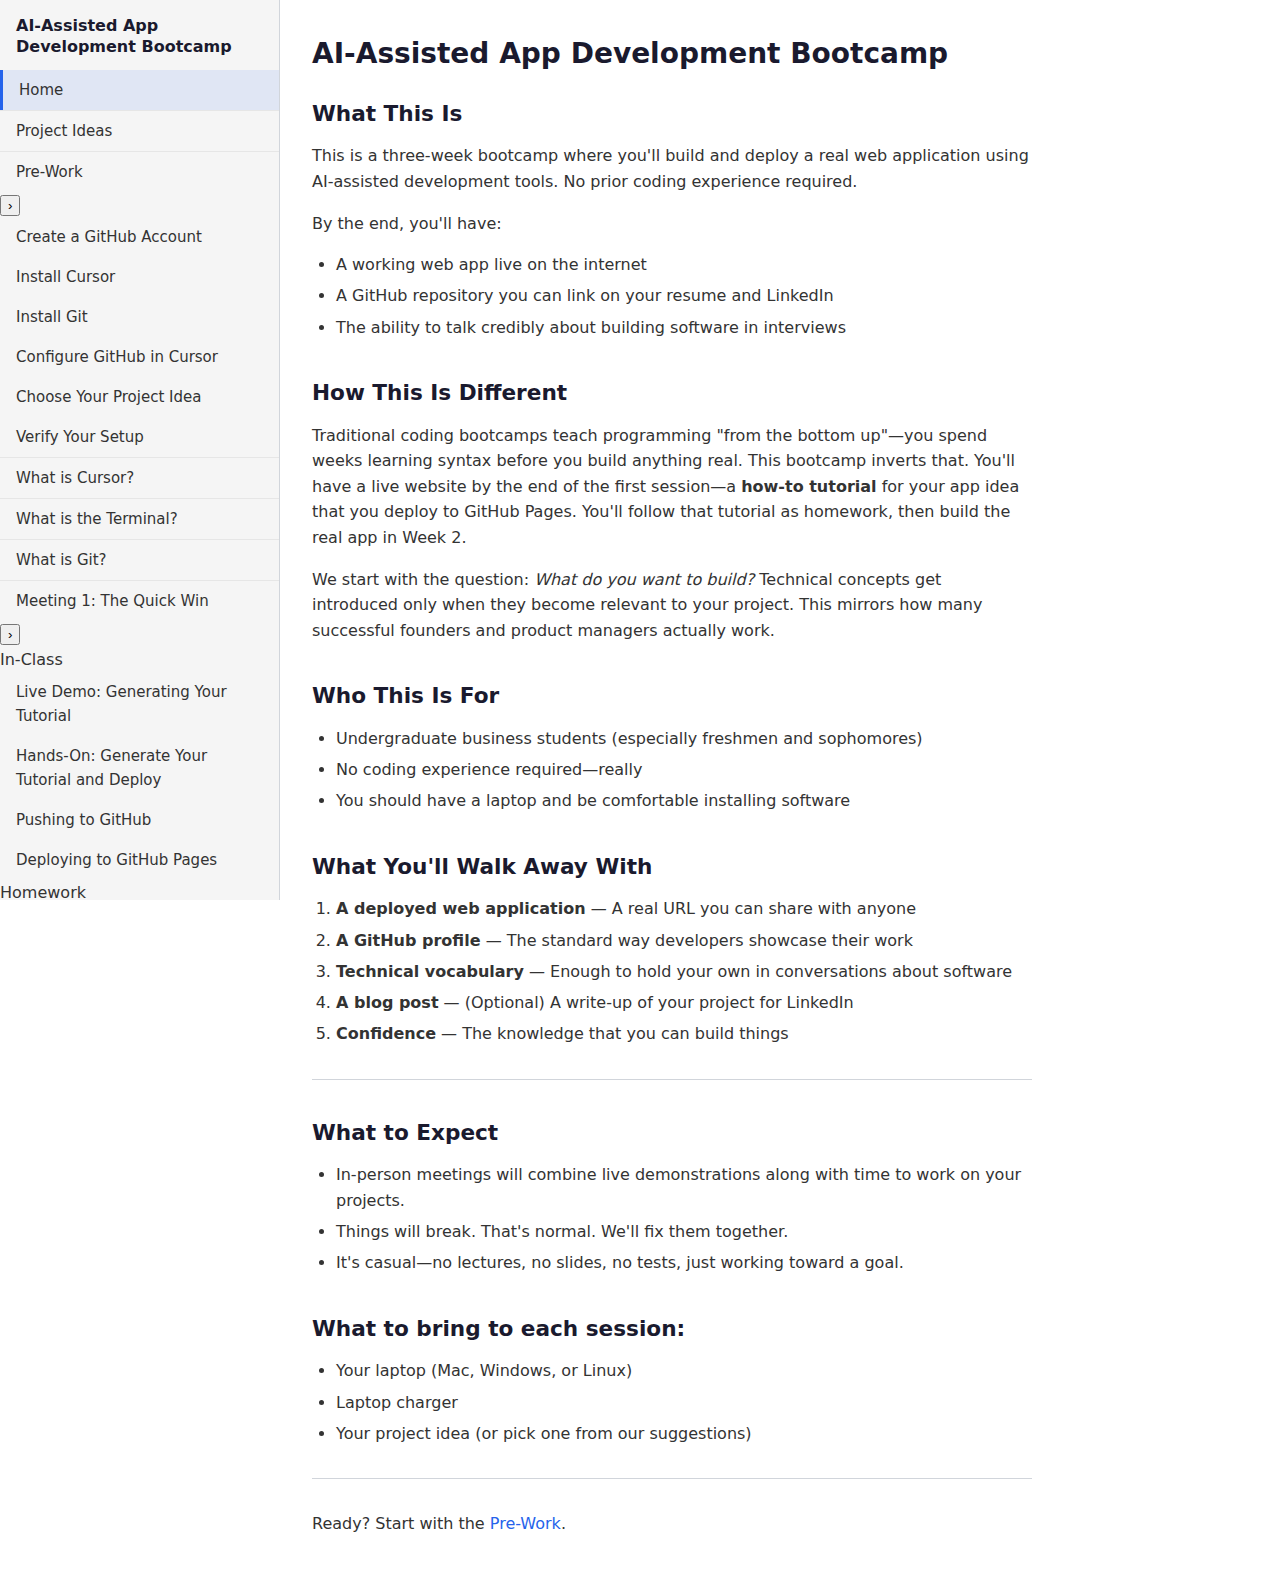
<file: index.html>
<!DOCTYPE html>
<html lang="en">
<head>
  <meta charset="UTF-8">
  <meta name="viewport" content="width=device-width, initial-scale=1.0">
  <title>AI-Assisted App Development Bootcamp</title>
  <link rel="stylesheet" href="styles.css">
</head>
<body data-current-page="index">
  <header class="site-header">
    <button class="hamburger" aria-label="Toggle menu" aria-expanded="false">&#9776;</button>
    <h1 class="site-title"><a href="index.html">AI-Assisted App Development Bootcamp</a></h1>
  </header>
  <aside class="sidebar">
    <div class="nav-inner">
      <p class="site-title"><a href="index.html">AI-Assisted App Development Bootcamp</a></p>
      <nav>
        <ul>
          <li><a href="index.html">Home</a></li>
          <li><a href="app-idea.html">Project Ideas</a></li>
          <li class="nav-section">
            <div class="nav-item-wrapper">
              <a href="pre-work.html">Pre-Work</a>
              <button type="button" class="nav-toggle" aria-label="Expand">&#8250;</button>
            </div>
            <ul class="nav-children">
              <li><a href="pre-work.html#create-a-github-account">Create a GitHub Account</a></li>
              <li><a href="pre-work.html#install-cursor">Install Cursor</a></li>
              <li><a href="pre-work.html#install-git">Install Git</a></li>
              <li><a href="pre-work.html#configure-github-in-cursor">Configure GitHub in Cursor</a></li>
              <li><a href="pre-work.html#choose-your-project-idea">Choose Your Project Idea</a></li>
              <li><a href="pre-work.html#verify-your-setup">Verify Your Setup</a></li>
            </ul>
          </li>
          <li><a href="what-is-cursor.html">What is Cursor?</a></li>
          <li><a href="what-is-the-terminal.html">What is the Terminal?</a></li>
          <li><a href="what-is-git.html">What is Git?</a></li>
          <li class="nav-section">
            <div class="nav-item-wrapper">
              <a href="meeting-1.html">Meeting 1: The Quick Win</a>
              <button type="button" class="nav-toggle" aria-label="Expand">&#8250;</button>
            </div>
            <ul class="nav-children">
              <li><span class="nav-group-label">In-Class</span></li>
              <li><a href="meeting-1.html#live-demo-generating-your-tutorial">Live Demo: Generating Your Tutorial</a></li>
              <li><a href="meeting-1.html#hands-on-generate-your-tutorial-and-deploy">Hands-On: Generate Your Tutorial and Deploy</a></li>
              <li><a href="meeting-1.html#pushing-to-github">Pushing to GitHub</a></li>
              <li><a href="meeting-1.html#deploying-to-github-pages">Deploying to GitHub Pages</a></li>
              <li><span class="nav-group-label">Homework</span></li>
              <li><a href="meeting-1.html#follow-your-tutorial">Follow Your Tutorial</a></li>
            </ul>
          </li>
          <li class="nav-section">
            <div class="nav-item-wrapper">
              <a href="meeting-2.html">Meeting 2: The Real Thing</a>
              <button type="button" class="nav-toggle" aria-label="Expand">&#8250;</button>
            </div>
            <ul class="nav-children">
              <li><span class="nav-group-label">In-Class</span></li>
              <li><a href="meeting-2.html#what-is-a-backend">What is a Backend?</a></li>
              <li><a href="meeting-2.html#what-is-a-database">What is a Database?</a></li>
              <li><a href="meeting-2.html#introduction-to-supabase">Introduction to Supabase</a></li>
              <li><a href="meeting-2.html#live-demo-adding-authentication">Live Demo</a></li>
              <li><a href="meeting-2.html#hands-on-build-your-app-with-supabase">Hands-On: Build with Supabase</a></li>
              <li><a href="meeting-2.html#introduction-to-vercel">Introduction to Vercel</a></li>
              <li><a href="meeting-2.html#deploying-to-vercel">Deploying to Vercel</a></li>
              <li><span class="nav-group-label">Homework</span></li>
              <li><a href="meeting-2.html#polish-your-app">Polish Your App</a></li>
              <li><a href="meeting-2.html#draft-your-blog-post">Draft Your Blog Post</a></li>
            </ul>
          </li>
          <li class="nav-section">
            <div class="nav-item-wrapper">
              <a href="meeting-3.html">Meeting 3: Polish &amp; Present</a>
              <button type="button" class="nav-toggle" aria-label="Expand">&#8250;</button>
            </div>
            <ul class="nav-children">
              <li><span class="nav-group-label">In-Class</span></li>
              <li><a href="meeting-3.html#writing-a-good-readme">Writing a Good README</a></li>
              <li><a href="meeting-3.html#preparing-your-presentation">Preparing Your Presentation</a></li>
              <li><a href="meeting-3.html#work-time">Work Time</a></li>
              <li><a href="meeting-3.html#presentations">Presentations</a></li>
              <li><a href="meeting-3.html#how-to-keep-learning">How to Keep Learning</a></li>
              <li><a href="meeting-3.html#contributing-to-this-curriculum">Contributing to This Curriculum</a></li>
              <li><span class="nav-group-label">After the Bootcamp</span></li>
              <li><a href="meeting-3.html#you-did-it">You Did It</a></li>
            </ul>
          </li>
          <li class="nav-section">
            <div class="nav-item-wrapper">
              <a href="troubleshooting.html">Troubleshooting</a>
              <button type="button" class="nav-toggle" aria-label="Expand">&#8250;</button>
            </div>
            <ul class="nav-children">
              <li><a href="troubleshooting.html#common-cursor-issues">Common Cursor Issues</a></li>
              <li><a href="troubleshooting.html#common-git-issues">Common Git Issues</a></li>
              <li><a href="troubleshooting.html#common-supabase-issues">Common Supabase Issues</a></li>
              <li><a href="troubleshooting.html#common-vercel-issues">Common Vercel Issues</a></li>
            </ul>
          </li>
          <li class="nav-section">
            <div class="nav-item-wrapper">
              <a href="resources.html">Resources</a>
              <button type="button" class="nav-toggle" aria-label="Expand">&#8250;</button>
            </div>
            <ul class="nav-children">
              <li><a href="resources.html#tools-we-use">Tools We Use</a></li>
              <li><a href="resources.html#additional-tools">Additional Tools</a></li>
              <li><a href="resources.html#quick-reference">Quick Reference</a></li>
              <li><a href="resources.html#further-learning">Further Learning</a></li>
              <li><a href="resources.html#getting-help">Getting Help</a></li>
              <li><a href="resources.html#useful-vs-code-cursor-extensions">Useful VS Code / Cursor Extensions</a></li>
              <li><a href="resources.html#project-inspiration">Project Inspiration</a></li>
            </ul>
          </li>
        </ul>
      </nav>
    </div>
  </aside>
  <main class="main-content">
    <article>
      <h1 id="ai-assisted-app-development-bootcamp">AI-Assisted App Development Bootcamp</h1>

      <h2 id="what-this-is">What This Is</h2>
      <p>This is a three-week bootcamp where you'll build and deploy a real web application using AI-assisted development tools. No prior coding experience required.</p>
      <p>By the end, you'll have:</p>
      <ul>
        <li>A working web app live on the internet</li>
        <li>A GitHub repository you can link on your resume and LinkedIn</li>
        <li>The ability to talk credibly about building software in interviews</li>
      </ul>

      <h2 id="how-this-is-different">How This Is Different</h2>
      <p>Traditional coding bootcamps teach programming "from the bottom up"—you spend weeks learning syntax before you build anything real. This bootcamp inverts that. You'll have a live website by the end of the first session—a <strong>how-to tutorial</strong> for your app idea that you deploy to GitHub Pages. You'll follow that tutorial as homework, then build the real app in Week 2.</p>
      <p>We start with the question: <em>What do you want to build?</em> Technical concepts get introduced only when they become relevant to your project. This mirrors how many successful founders and product managers actually work.</p>

      <h2 id="who-this-is-for">Who This Is For</h2>
      <ul>
        <li>Undergraduate business students (especially freshmen and sophomores)</li>
        <li>No coding experience required—really</li>
        <li>You should have a laptop and be comfortable installing software</li>
      </ul>

      <h2 id="what-youll-walk-away-with">What You'll Walk Away With</h2>
      <ol>
        <li><strong>A deployed web application</strong> — A real URL you can share with anyone</li>
        <li><strong>A GitHub profile</strong> — The standard way developers showcase their work</li>
        <li><strong>Technical vocabulary</strong> — Enough to hold your own in conversations about software</li>
        <li><strong>A blog post</strong> — (Optional) A write-up of your project for LinkedIn</li>
        <li><strong>Confidence</strong> — The knowledge that you can build things</li>
      </ol>

      <hr>

      <h2 id="what-to-expect">What to Expect</h2>
      <ul>
        <li>In-person meetings will combine live demonstrations along with time to work on your projects.</li>
        <li>Things will break. That's normal. We'll fix them together.</li>
        <li>It's casual—no lectures, no slides, no tests, just working toward a goal.</li>
      </ul>

      <h2 id="what-to-bring-to-each-session">What to bring to each session:</h2>
      <ul>
        <li>Your laptop (Mac, Windows, or Linux)</li>
        <li>Laptop charger</li>
        <li>Your project idea (or pick one from our suggestions)</li>
      </ul>

      <hr>

      <p>Ready? Start with the <a href="pre-work.html">Pre-Work</a>.</p>
    </article>
  </main>
  <div class="sidebar-overlay" aria-hidden="true"></div>
  <script src="script.js"></script>
</body>
</html>
</file>
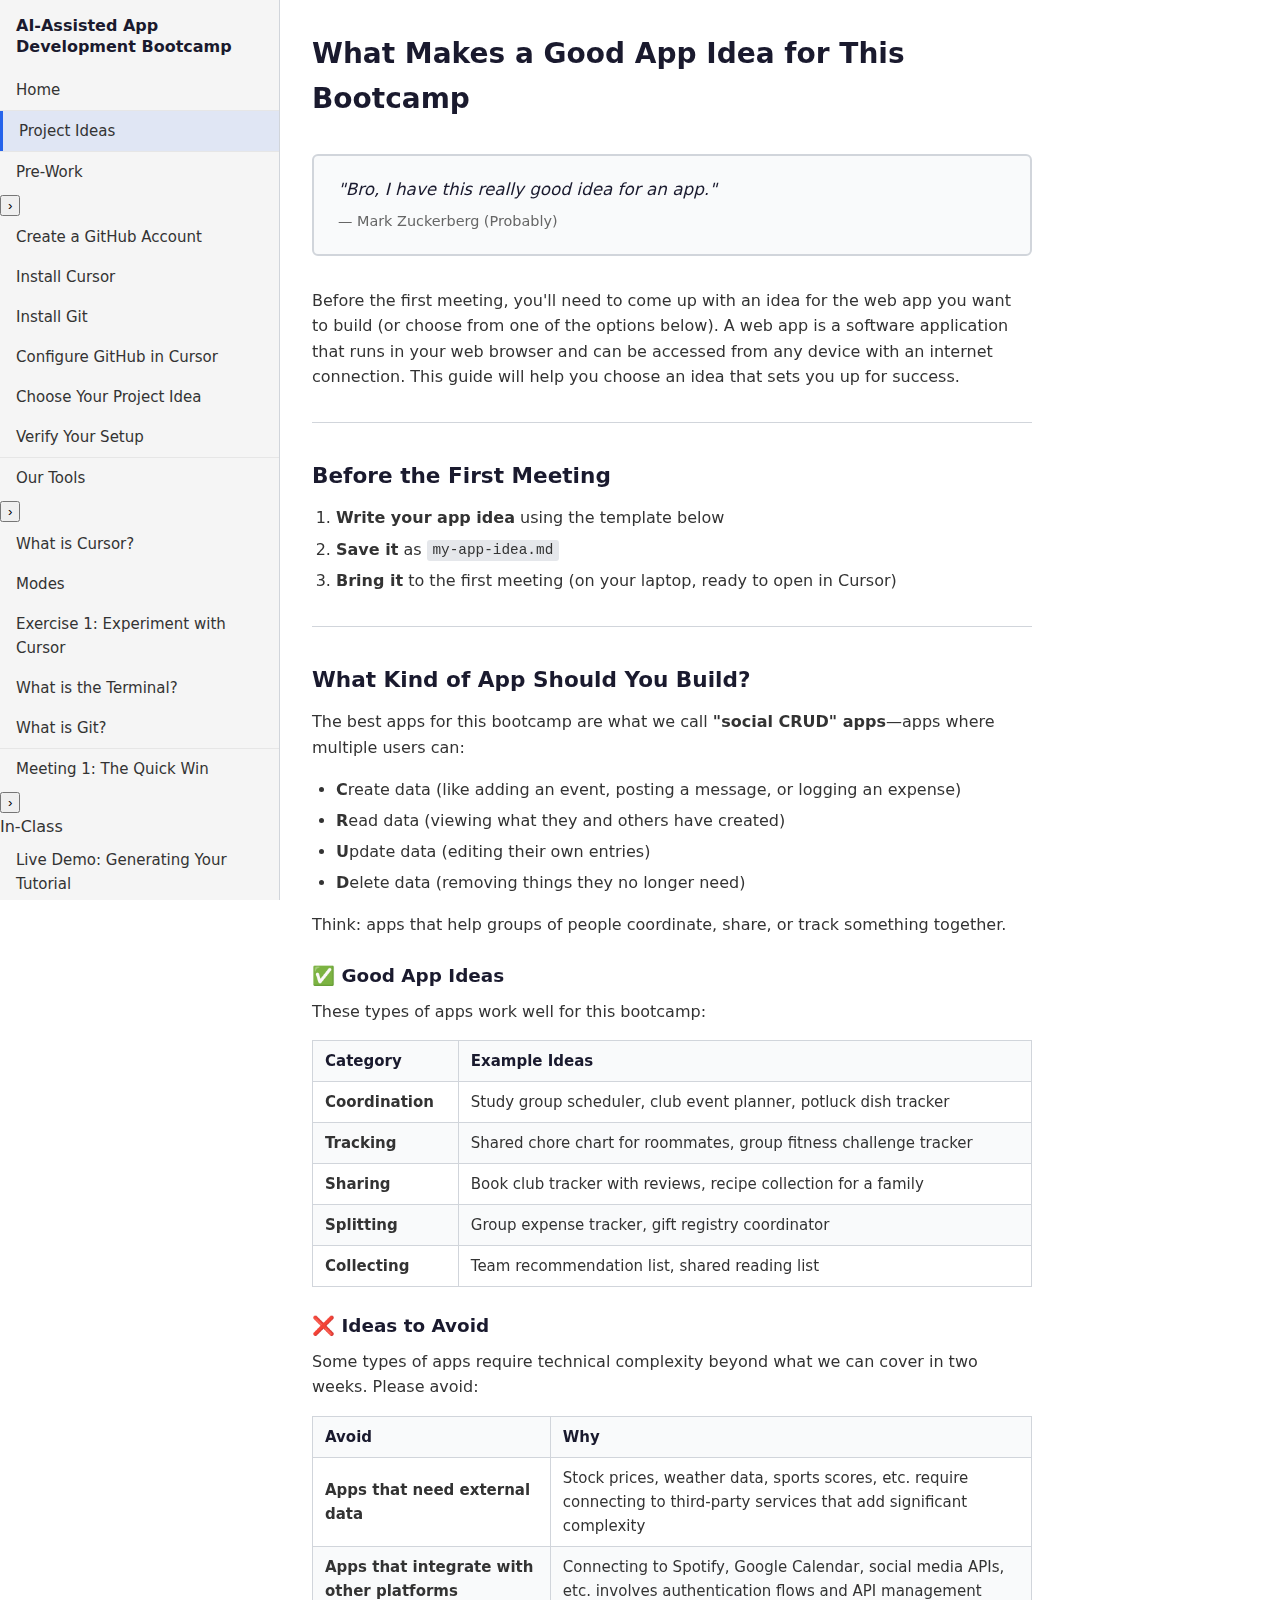
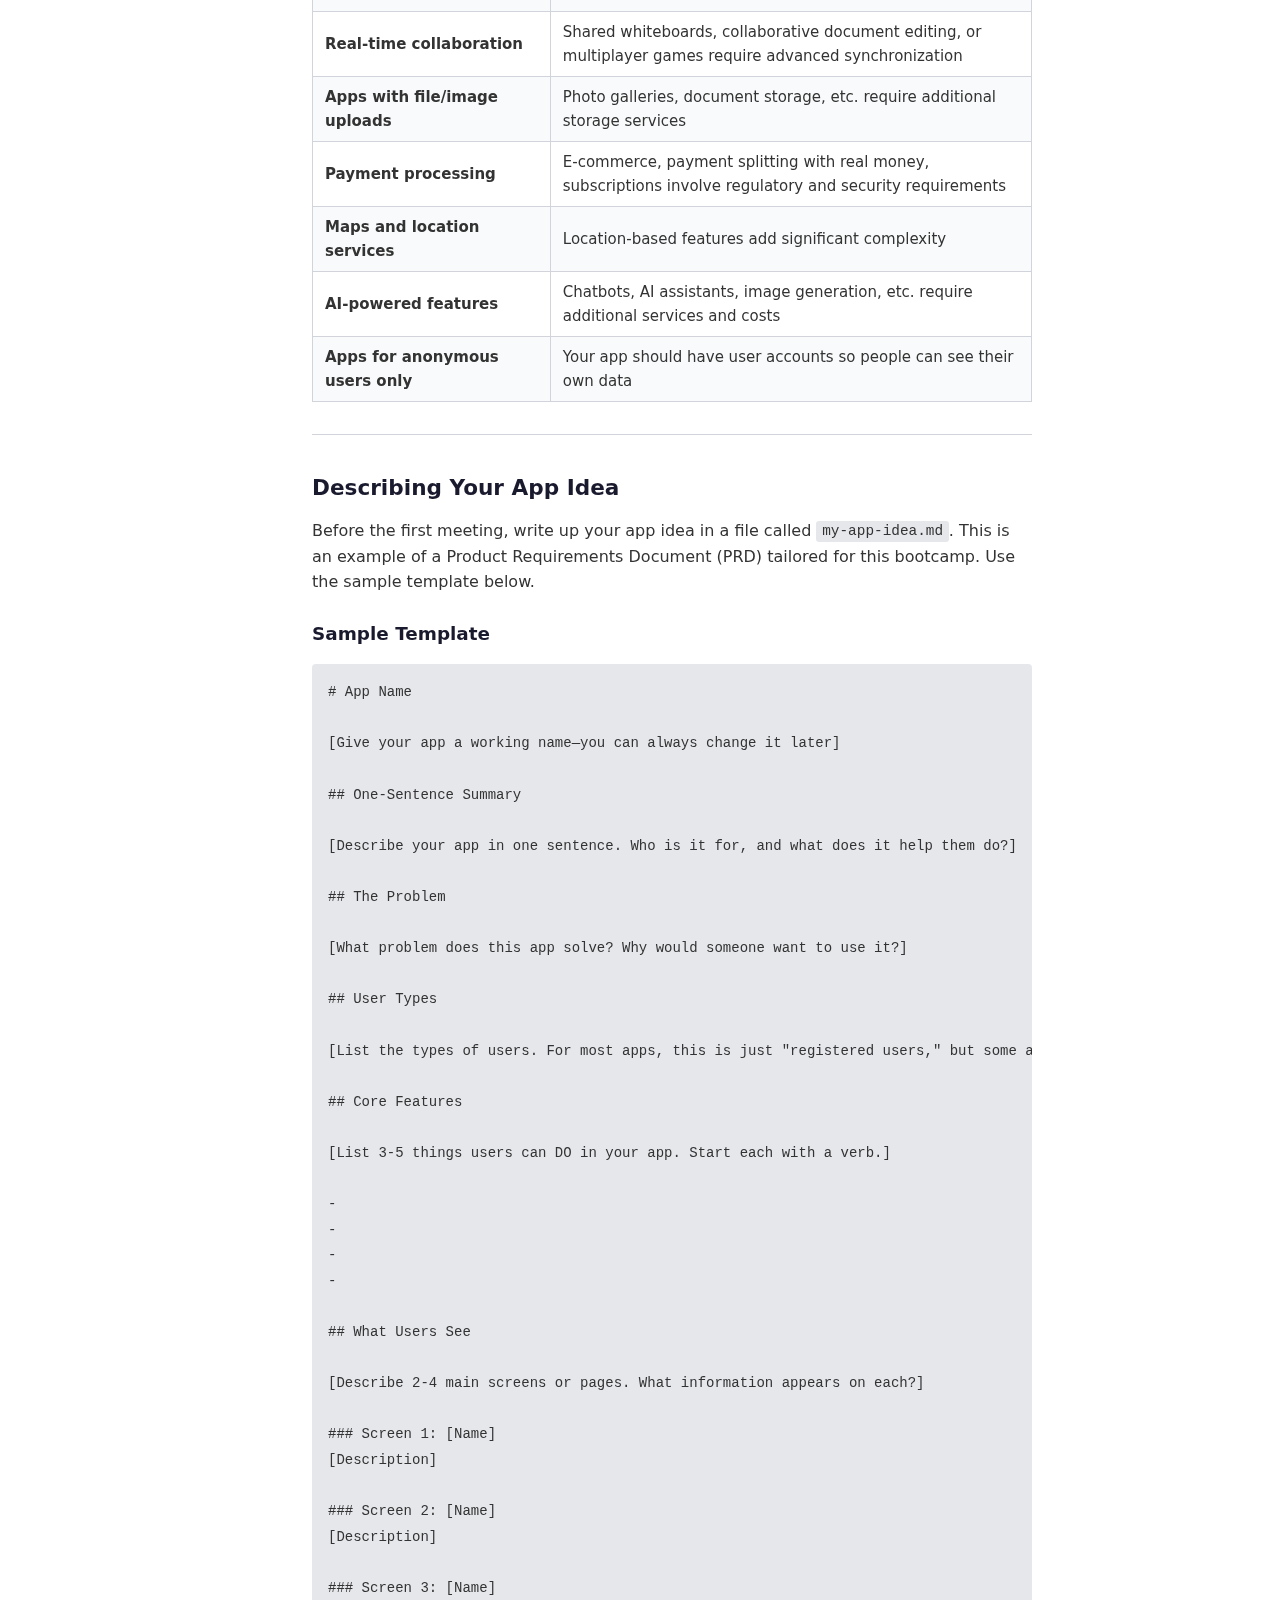
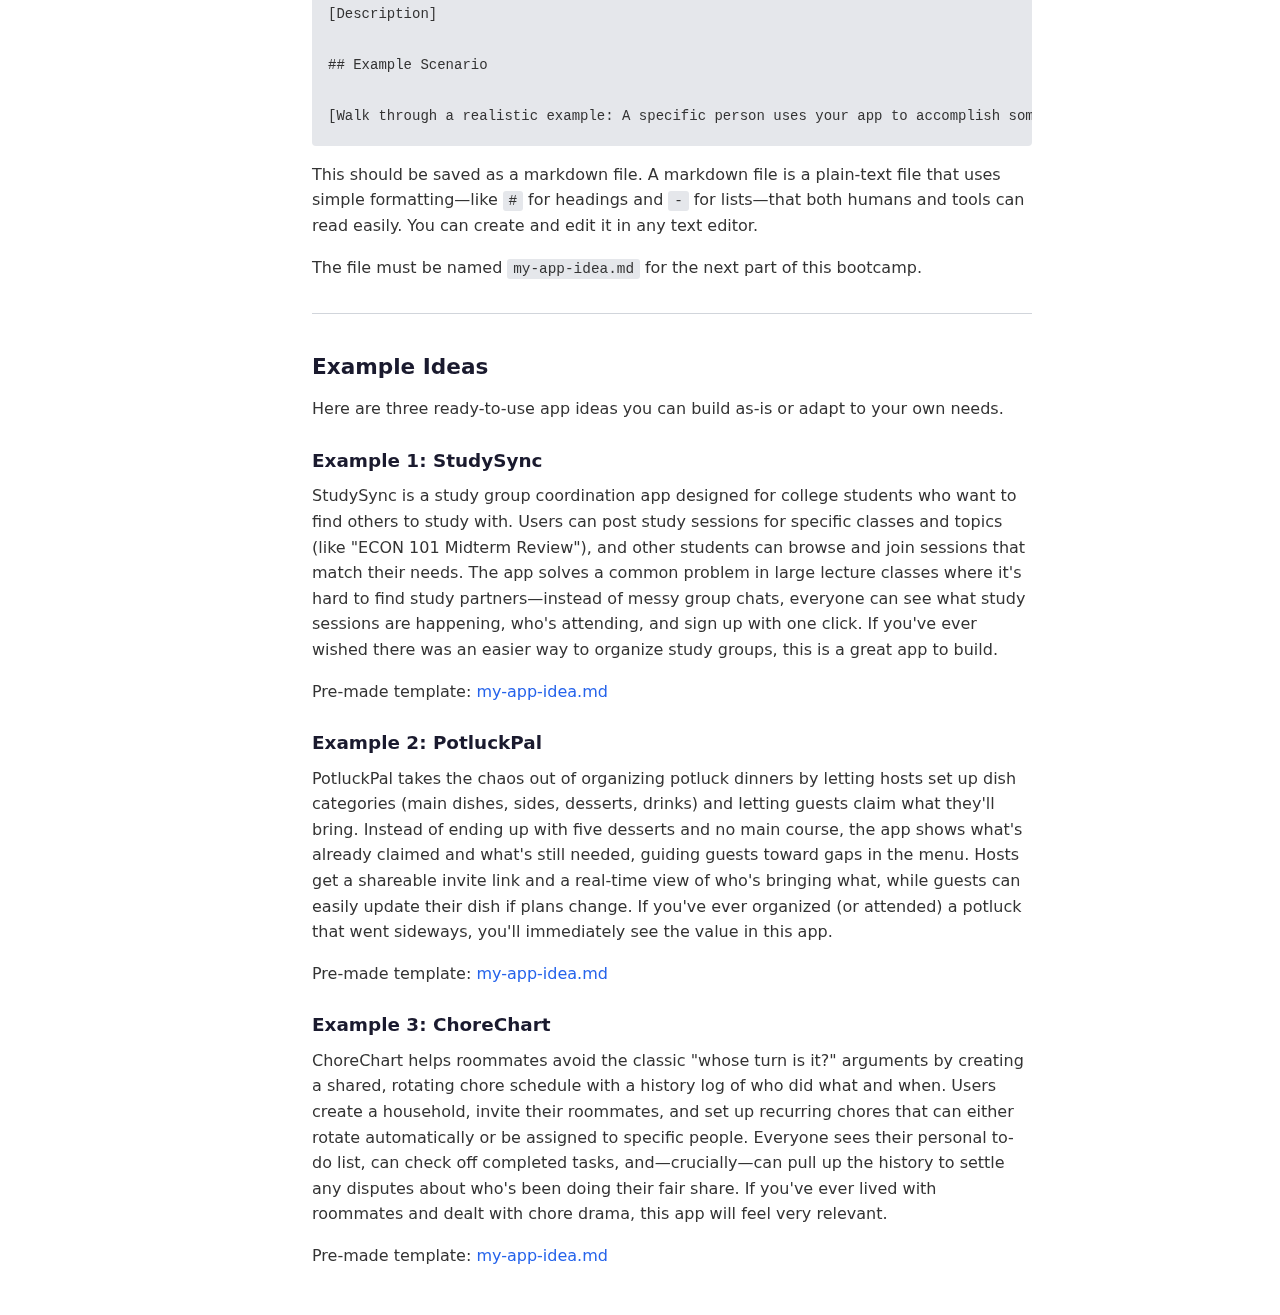
<file: app-idea.html>
<!DOCTYPE html>
<html lang="en">
<head>
  <meta charset="UTF-8">
  <meta name="viewport" content="width=device-width, initial-scale=1.0">
  <title>Project Ideas | AI-Assisted App Development Bootcamp</title>
  <link rel="stylesheet" href="styles.css">
</head>
<body data-current-page="app-idea">
  <header class="site-header">
    <button class="hamburger" aria-label="Toggle menu" aria-expanded="false">&#9776;</button>
    <h1 class="site-title"><a href="index.html">AI-Assisted App Development Bootcamp</a></h1>
  </header>
  <aside class="sidebar">
    <div class="nav-inner">
      <p class="site-title"><a href="index.html">AI-Assisted App Development Bootcamp</a></p>
      <nav>
        <ul>
          <li><a href="index.html">Home</a></li>
          <li><a href="app-idea.html">Project Ideas</a></li>
          <li class="nav-section">
            <div class="nav-item-wrapper">
              <a href="pre-work.html">Pre-Work</a>
              <button type="button" class="nav-toggle" aria-label="Expand">&#8250;</button>
            </div>
            <ul class="nav-children">
              <li><a href="pre-work.html#create-a-github-account">Create a GitHub Account</a></li>
              <li><a href="pre-work.html#install-cursor">Install Cursor</a></li>
              <li><a href="pre-work.html#install-git">Install Git</a></li>
              <li><a href="pre-work.html#configure-github-in-cursor">Configure GitHub in Cursor</a></li>
              <li><a href="pre-work.html#choose-your-project-idea">Choose Your Project Idea</a></li>
              <li><a href="pre-work.html#verify-your-setup">Verify Your Setup</a></li>
            </ul>
          </li>
          <li class="nav-section">
            <div class="nav-item-wrapper">
              <a href="our-tools.html">Our Tools</a>
              <button type="button" class="nav-toggle" aria-label="Expand">&#8250;</button>
            </div>
            <ul class="nav-children">
              <li><a href="our-tools.html#what-is-cursor">What is Cursor?</a></li>
              <li><a href="our-tools.html#cursor-modes">Modes</a></li>
              <li><a href="our-tools.html#exercise-1-experiment-with-cursor">Exercise 1: Experiment with Cursor</a></li>
              <li><a href="our-tools.html#what-is-the-terminal">What is the Terminal?</a></li>
              <li><a href="our-tools.html#what-is-git">What is Git?</a></li>
            </ul>
          </li>
          <li class="nav-section">
            <div class="nav-item-wrapper">
              <a href="meeting-1.html">Meeting 1: The Quick Win</a>
              <button type="button" class="nav-toggle" aria-label="Expand">&#8250;</button>
            </div>
            <ul class="nav-children">
              <li><span class="nav-group-label">In-Class</span></li>
              <li><a href="meeting-1.html#live-demo-generating-your-tutorial">Live Demo: Generating Your Tutorial</a></li>
              <li><a href="meeting-1.html#hands-on-generate-your-tutorial-and-deploy">Hands-On: Generate Your Tutorial and Deploy</a></li>
              <li><a href="meeting-1.html#pushing-to-github">Pushing to GitHub</a></li>
              <li><a href="meeting-1.html#deploying-to-github-pages">Deploying to GitHub Pages</a></li>
              <li><span class="nav-group-label">Homework</span></li>
              <li><a href="meeting-1.html#follow-your-tutorial">Follow Your Tutorial</a></li>
            </ul>
          </li>
          <li class="nav-section">
            <div class="nav-item-wrapper">
              <a href="meeting-2.html">Meeting 2: The Real Thing</a>
              <button type="button" class="nav-toggle" aria-label="Expand">&#8250;</button>
            </div>
            <ul class="nav-children">
              <li><span class="nav-group-label">In-Class</span></li>
              <li><a href="meeting-2.html#what-is-a-backend">What is a Backend?</a></li>
              <li><a href="meeting-2.html#what-is-a-database">What is a Database?</a></li>
              <li><a href="meeting-2.html#introduction-to-supabase">Introduction to Supabase</a></li>
              <li><a href="meeting-2.html#live-demo-adding-authentication">Live Demo</a></li>
              <li><a href="meeting-2.html#hands-on-build-your-app-with-supabase">Hands-On: Build with Supabase</a></li>
              <li><a href="meeting-2.html#introduction-to-vercel">Introduction to Vercel</a></li>
              <li><a href="meeting-2.html#deploying-to-vercel">Deploying to Vercel</a></li>
              <li><span class="nav-group-label">Homework</span></li>
              <li><a href="meeting-2.html#polish-your-app">Polish Your App</a></li>
              <li><a href="meeting-2.html#draft-your-blog-post">Draft Your Blog Post</a></li>
            </ul>
          </li>
          <li class="nav-section">
            <div class="nav-item-wrapper">
              <a href="meeting-3.html">Meeting 3: Polish &amp; Present</a>
              <button type="button" class="nav-toggle" aria-label="Expand">&#8250;</button>
            </div>
            <ul class="nav-children">
              <li><span class="nav-group-label">In-Class</span></li>
              <li><a href="meeting-3.html#writing-a-good-readme">Writing a Good README</a></li>
              <li><a href="meeting-3.html#preparing-your-presentation">Preparing Your Presentation</a></li>
              <li><a href="meeting-3.html#work-time">Work Time</a></li>
              <li><a href="meeting-3.html#presentations">Presentations</a></li>
              <li><a href="meeting-3.html#how-to-keep-learning">How to Keep Learning</a></li>
              <li><a href="meeting-3.html#contributing-to-this-curriculum">Contributing to This Curriculum</a></li>
              <li><span class="nav-group-label">After the Bootcamp</span></li>
              <li><a href="meeting-3.html#you-did-it">You Did It</a></li>
            </ul>
          </li>
          <li class="nav-section">
            <div class="nav-item-wrapper">
              <a href="troubleshooting.html">Troubleshooting</a>
              <button type="button" class="nav-toggle" aria-label="Expand">&#8250;</button>
            </div>
            <ul class="nav-children">
              <li><a href="troubleshooting.html#common-cursor-issues">Common Cursor Issues</a></li>
              <li><a href="troubleshooting.html#common-git-issues">Common Git Issues</a></li>
              <li><a href="troubleshooting.html#common-supabase-issues">Common Supabase Issues</a></li>
              <li><a href="troubleshooting.html#common-vercel-issues">Common Vercel Issues</a></li>
            </ul>
          </li>
          <li class="nav-section">
            <div class="nav-item-wrapper">
              <a href="resources.html">Resources</a>
              <button type="button" class="nav-toggle" aria-label="Expand">&#8250;</button>
            </div>
            <ul class="nav-children">
              <li><a href="resources.html#tools-we-use">Tools We Use</a></li>
              <li><a href="resources.html#additional-tools">Additional Tools</a></li>
              <li><a href="resources.html#quick-reference">Quick Reference</a></li>
              <li><a href="resources.html#further-learning">Further Learning</a></li>
              <li><a href="resources.html#getting-help">Getting Help</a></li>
              <li><a href="resources.html#useful-vs-code-cursor-extensions">Useful VS Code / Cursor Extensions</a></li>
              <li><a href="resources.html#project-inspiration">Project Inspiration</a></li>
            </ul>
          </li>
        </ul>
      </nav>
    </div>
  </aside>
  <main class="main-content">
    <article>
      <h1 id="what-makes-a-good-app-idea">What Makes a Good App Idea for This Bootcamp</h1>
      <div class="callout-box">
        <blockquote class="motivational-quote">
          <p>"Bro, I have this really good idea for an app."</p>
          <footer>— Mark Zuckerberg (Probably)</footer>
        </blockquote>
      </div>
      <p>Before the first meeting, you'll need to come up with an idea for the web app you want to build (or choose from one of the options below). A web app is a software application that runs in your web browser and can be accessed from any device with an internet connection. This guide will help you choose an idea that sets you up for success.</p>

      <hr>

      <h2 id="before-the-first-meeting">Before the First Meeting</h2>
      <ol>
        <li><strong>Write your app idea</strong> using the template below</li>
        <li><strong>Save it</strong> as <code>my-app-idea.md</code></li>
        <li><strong>Bring it</strong> to the first meeting (on your laptop, ready to open in Cursor)</li>
      </ol>
      <hr>

      <h2 id="what-kind-of-app">What Kind of App Should You Build?</h2>
      <p>The best apps for this bootcamp are what we call <strong>"social CRUD" apps</strong>—apps where multiple users can:</p>
      <ul>
        <li><strong>C</strong>reate data (like adding an event, posting a message, or logging an expense)</li>
        <li><strong>R</strong>ead data (viewing what they and others have created)</li>
        <li><strong>U</strong>pdate data (editing their own entries)</li>
        <li><strong>D</strong>elete data (removing things they no longer need)</li>
      </ul>
      <p>Think: apps that help groups of people coordinate, share, or track something together.</p>

      <h3 id="good-app-ideas">✅ Good App Ideas</h3>
      <p>These types of apps work well for this bootcamp:</p>
      <table>
        <thead>
          <tr>
            <th>Category</th>
            <th>Example Ideas</th>
          </tr>
        </thead>
        <tbody>
          <tr>
            <td><strong>Coordination</strong></td>
            <td>Study group scheduler, club event planner, potluck dish tracker</td>
          </tr>
          <tr>
            <td><strong>Tracking</strong></td>
            <td>Shared chore chart for roommates, group fitness challenge tracker</td>
          </tr>
          <tr>
            <td><strong>Sharing</strong></td>
            <td>Book club tracker with reviews, recipe collection for a family</td>
          </tr>
          <tr>
            <td><strong>Splitting</strong></td>
            <td>Group expense tracker, gift registry coordinator</td>
          </tr>
          <tr>
            <td><strong>Collecting</strong></td>
            <td>Team recommendation list, shared reading list</td>
          </tr>
        </tbody>
      </table>

      <h3 id="ideas-to-avoid">❌ Ideas to Avoid</h3>
      <p>Some types of apps require technical complexity beyond what we can cover in two weeks. Please avoid:</p>
      <table>
        <thead>
          <tr>
            <th>Avoid</th>
            <th>Why</th>
          </tr>
        </thead>
        <tbody>
          <tr>
            <td><strong>Apps that need external data</strong></td>
            <td>Stock prices, weather data, sports scores, etc. require connecting to third-party services that add significant complexity</td>
          </tr>
          <tr>
            <td><strong>Apps that integrate with other platforms</strong></td>
            <td>Connecting to Spotify, Google Calendar, social media APIs, etc. involves authentication flows and API management</td>
          </tr>
          <tr>
            <td><strong>Real-time collaboration</strong></td>
            <td>Shared whiteboards, collaborative document editing, or multiplayer games require advanced synchronization</td>
          </tr>
          <tr>
            <td><strong>Apps with file/image uploads</strong></td>
            <td>Photo galleries, document storage, etc. require additional storage services</td>
          </tr>
          <tr>
            <td><strong>Payment processing</strong></td>
            <td>E-commerce, payment splitting with real money, subscriptions involve regulatory and security requirements</td>
          </tr>
          <tr>
            <td><strong>Maps and location services</strong></td>
            <td>Location-based features add significant complexity</td>
          </tr>
          <tr>
            <td><strong>AI-powered features</strong></td>
            <td>Chatbots, AI assistants, image generation, etc. require additional services and costs</td>
          </tr>
          <tr>
            <td><strong>Apps for anonymous users only</strong></td>
            <td>Your app should have user accounts so people can see their own data</td>
          </tr>
        </tbody>
      </table>

      <hr>

      <h2 id="describing-your-app-idea">Describing Your App Idea</h2>
      <p>Before the first meeting, write up your app idea in a file called <code>my-app-idea.md</code>. This is an example of a Product Requirements Document (PRD) tailored for this bootcamp. Use the sample template below.</p>

      <h3 id="template">Sample Template</h3>
      <pre><code># App Name

[Give your app a working name—you can always change it later]

## One-Sentence Summary

[Describe your app in one sentence. Who is it for, and what does it help them do?]

## The Problem

[What problem does this app solve? Why would someone want to use it?]

## User Types

[List the types of users. For most apps, this is just "registered users," but some apps might have different roles like "organizers" and "members."]

## Core Features

[List 3-5 things users can DO in your app. Start each with a verb.]

- 
- 
- 
- 

## What Users See

[Describe 2-4 main screens or pages. What information appears on each?]

### Screen 1: [Name]
[Description]

### Screen 2: [Name]
[Description]

### Screen 3: [Name]
[Description]

## Example Scenario

[Walk through a realistic example: A specific person uses your app to accomplish something. Include their name, what they do step-by-step, and what they see.]</code></pre>

      <p>This should be saved as a markdown file. A markdown file is a plain-text file that uses simple formatting—like <code>#</code> for headings and <code>-</code> for lists—that both humans and tools can read easily. You can create and edit it in any text editor.</p>
      <p>The file must be named <code>my-app-idea.md</code> for the next part of this bootcamp.</p>

      <hr>

      <h2 id="example-ideas">Example Ideas</h2>
      <p>Here are three ready-to-use app ideas you can build as-is or adapt to your own needs.</p>

      <h3 id="example-1-studysync">Example 1: StudySync</h3>
      <p>StudySync is a study group coordination app designed for college students who want to find others to study with. Users can post study sessions for specific classes and topics (like "ECON 101 Midterm Review"), and other students can browse and join sessions that match their needs. The app solves a common problem in large lecture classes where it's hard to find study partners—instead of messy group chats, everyone can see what study sessions are happening, who's attending, and sign up with one click. If you've ever wished there was an easier way to organize study groups, this is a great app to build.</p>
      <p>Pre-made template: <a href="preserved/studysync/my-app-idea.md">my-app-idea.md</a></p>

      <h3 id="example-2-potluckpal">Example 2: PotluckPal</h3>
      <p>PotluckPal takes the chaos out of organizing potluck dinners by letting hosts set up dish categories (main dishes, sides, desserts, drinks) and letting guests claim what they'll bring. Instead of ending up with five desserts and no main course, the app shows what's already claimed and what's still needed, guiding guests toward gaps in the menu. Hosts get a shareable invite link and a real-time view of who's bringing what, while guests can easily update their dish if plans change. If you've ever organized (or attended) a potluck that went sideways, you'll immediately see the value in this app.</p>
      <p>Pre-made template: <a href="preserved/potluckpal/my-app-idea.md">my-app-idea.md</a></p>

      <h3 id="example-3-chorechart">Example 3: ChoreChart</h3>
      <p>ChoreChart helps roommates avoid the classic "whose turn is it?" arguments by creating a shared, rotating chore schedule with a history log of who did what and when. Users create a household, invite their roommates, and set up recurring chores that can either rotate automatically or be assigned to specific people. Everyone sees their personal to-do list, can check off completed tasks, and—crucially—can pull up the history to settle any disputes about who's been doing their fair share. If you've ever lived with roommates and dealt with chore drama, this app will feel very relevant.</p>
      <p>Pre-made template: <a href="preserved/chorechart/my-app-idea.md">my-app-idea.md</a></p>
    </article>
  </main>
  <div class="sidebar-overlay" aria-hidden="true"></div>
  <script src="script.js"></script>
</body>
</html>
</file>
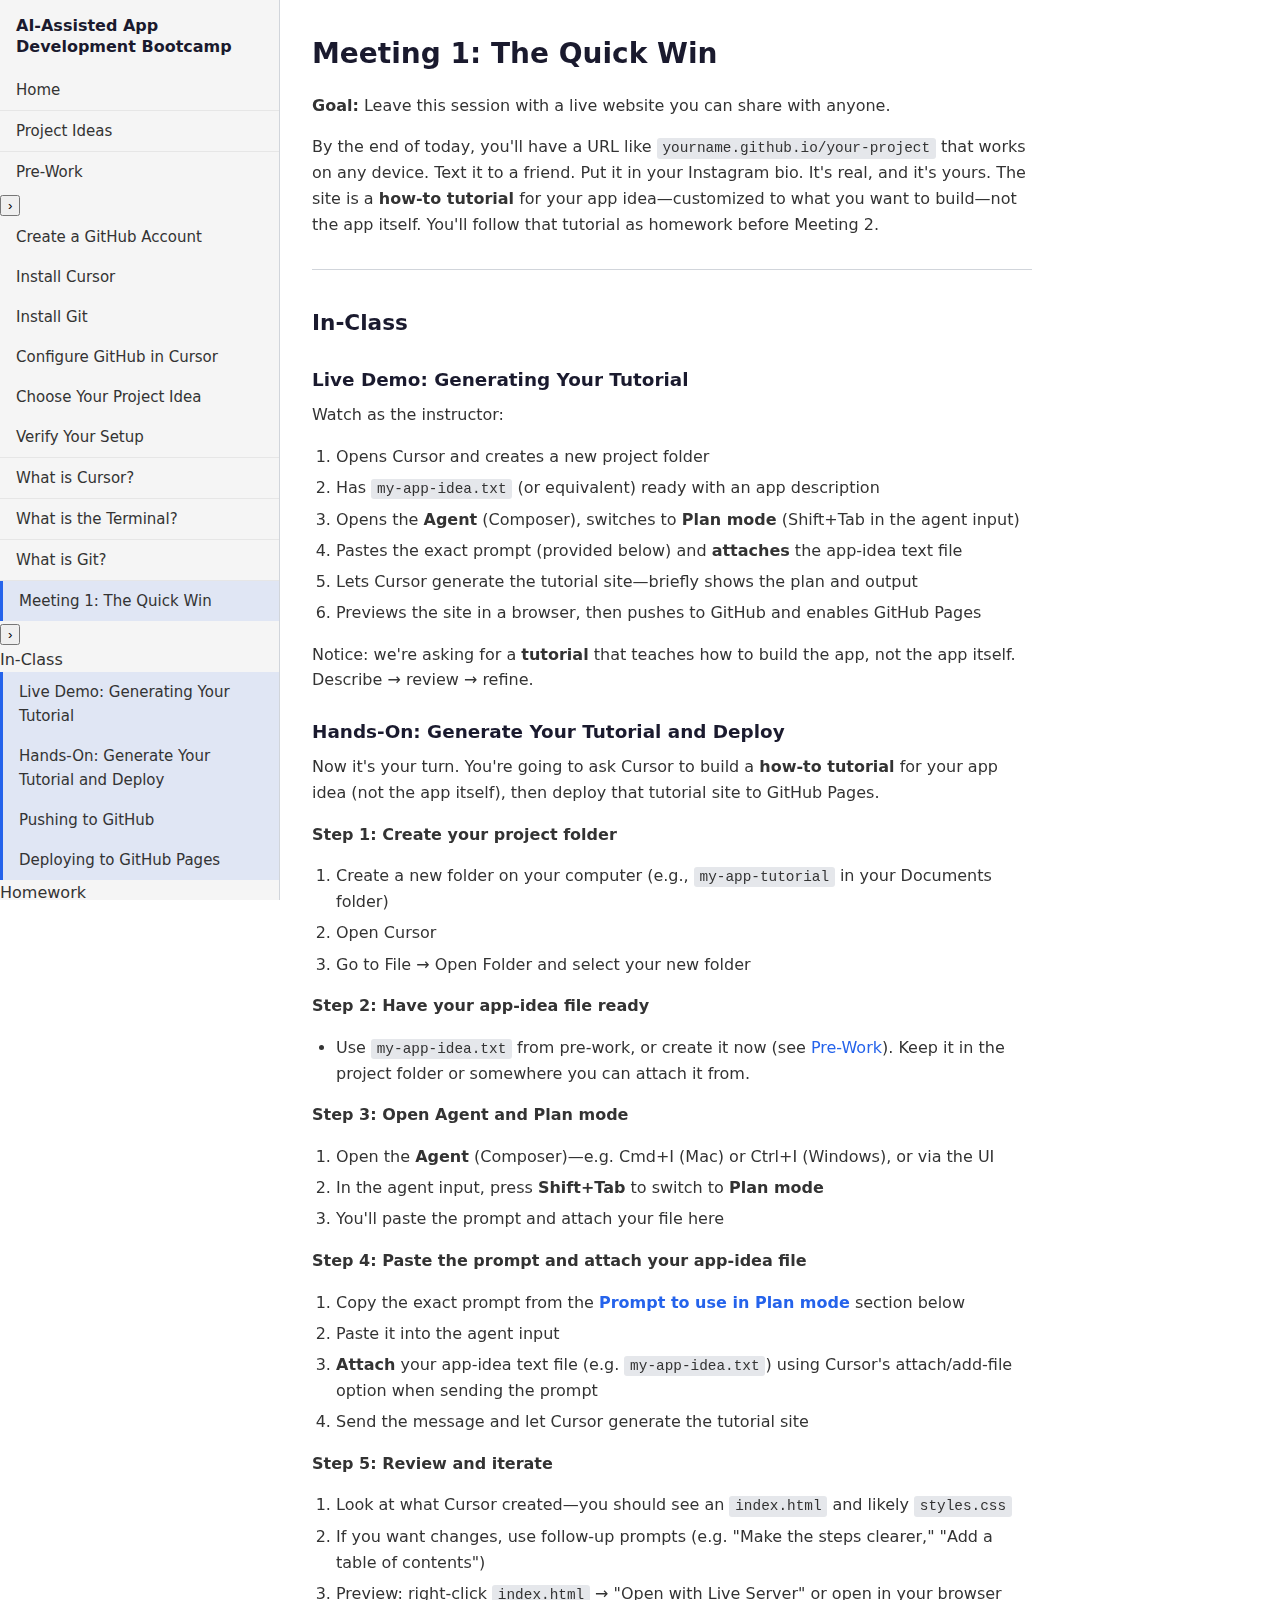
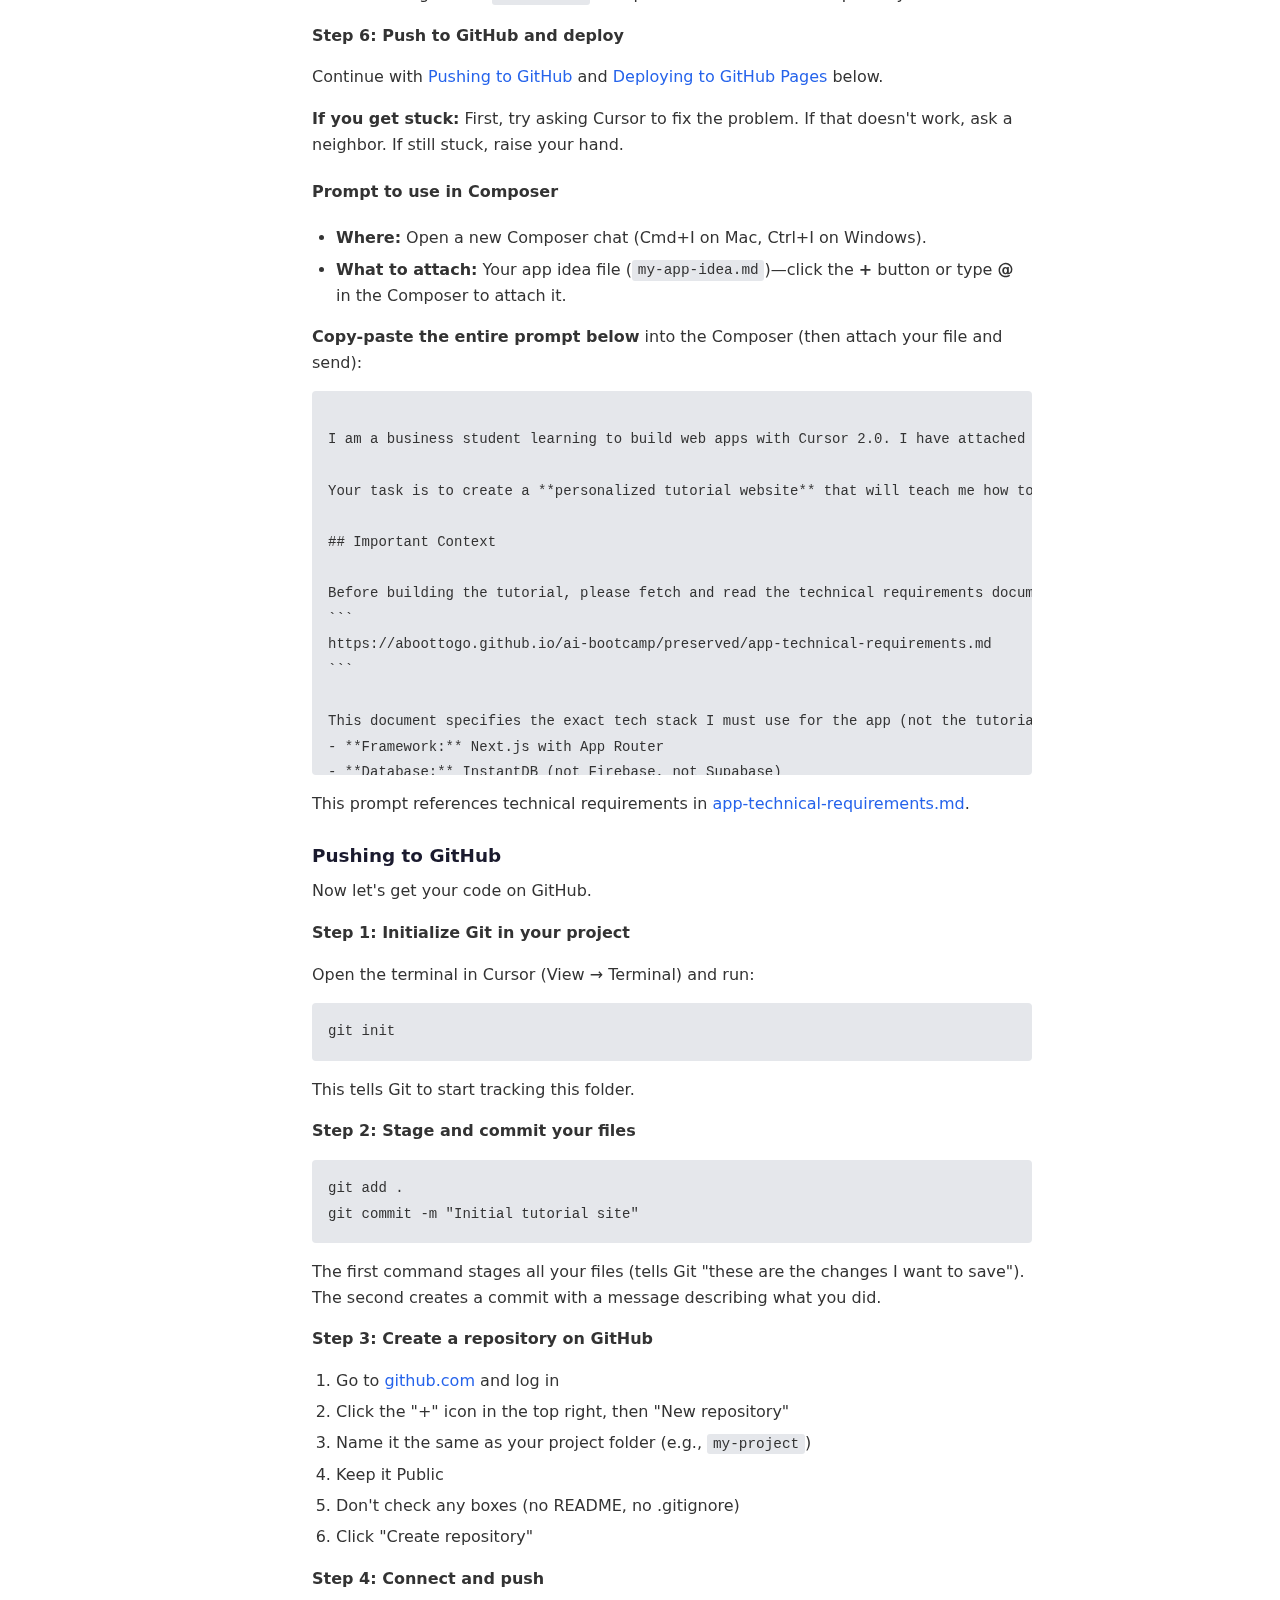
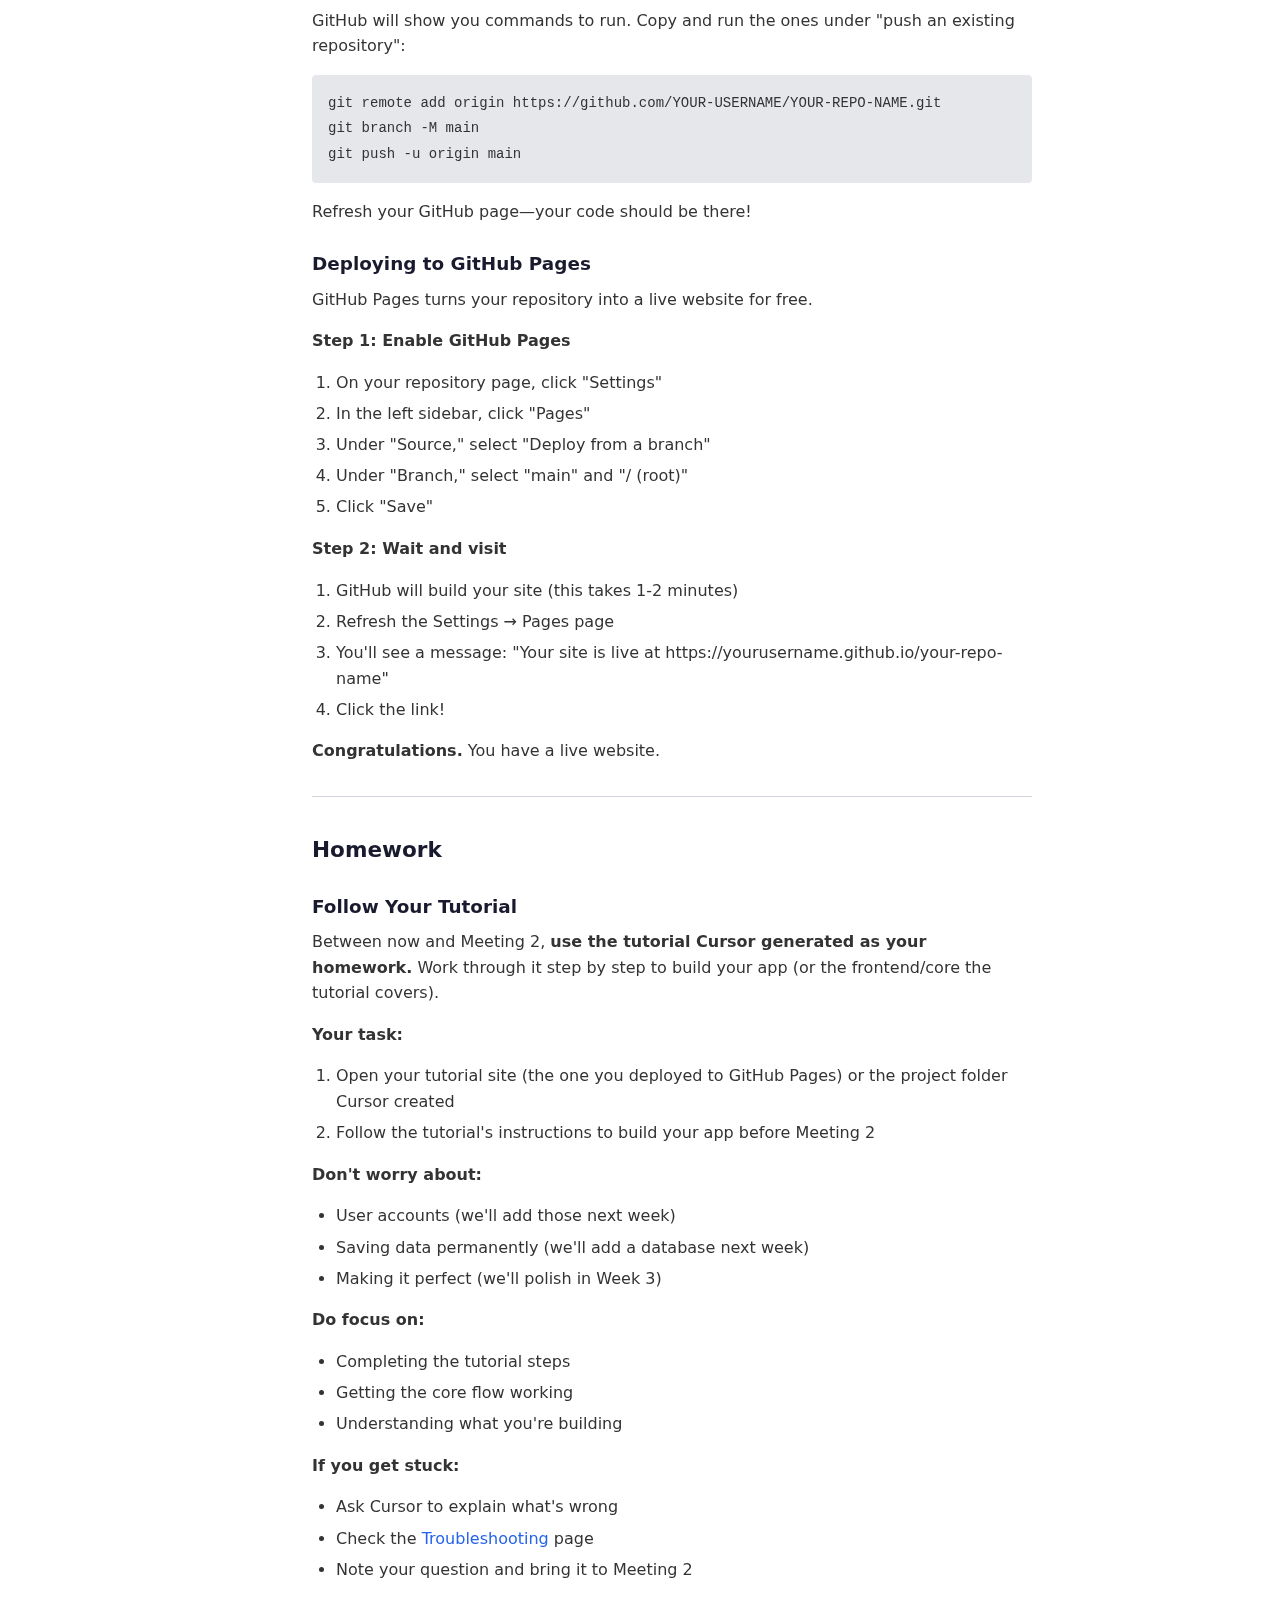
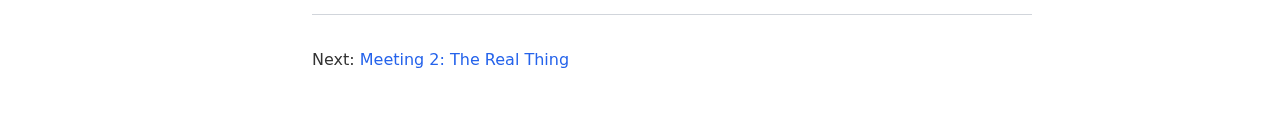
<file: meeting-1.html>
<!DOCTYPE html>
<html lang="en">
<head>
  <meta charset="UTF-8">
  <meta name="viewport" content="width=device-width, initial-scale=1.0">
  <title>Meeting 1: The Quick Win | AI-Assisted App Development Bootcamp</title>
  <link rel="stylesheet" href="styles.css">
</head>
<body data-current-page="meeting-1">
  <header class="site-header">
    <button class="hamburger" aria-label="Toggle menu" aria-expanded="false">&#9776;</button>
    <h1 class="site-title"><a href="index.html">AI-Assisted App Development Bootcamp</a></h1>
  </header>
  <aside class="sidebar">
    <div class="nav-inner">
      <p class="site-title"><a href="index.html">AI-Assisted App Development Bootcamp</a></p>
      <nav>
        <ul>
          <li><a href="index.html">Home</a></li>
          <li><a href="app-idea.html">Project Ideas</a></li>
          <li class="nav-section">
            <div class="nav-item-wrapper">
              <a href="pre-work.html">Pre-Work</a>
              <button type="button" class="nav-toggle" aria-label="Expand">&#8250;</button>
            </div>
            <ul class="nav-children">
              <li><a href="pre-work.html#create-a-github-account">Create a GitHub Account</a></li>
              <li><a href="pre-work.html#install-cursor">Install Cursor</a></li>
              <li><a href="pre-work.html#install-git">Install Git</a></li>
              <li><a href="pre-work.html#configure-github-in-cursor">Configure GitHub in Cursor</a></li>
              <li><a href="pre-work.html#choose-your-project-idea">Choose Your Project Idea</a></li>
              <li><a href="pre-work.html#verify-your-setup">Verify Your Setup</a></li>
            </ul>
          </li>
          <li><a href="what-is-cursor.html">What is Cursor?</a></li>
          <li><a href="what-is-the-terminal.html">What is the Terminal?</a></li>
          <li><a href="what-is-git.html">What is Git?</a></li>
          <li class="nav-section">
            <div class="nav-item-wrapper">
              <a href="meeting-1.html">Meeting 1: The Quick Win</a>
              <button type="button" class="nav-toggle" aria-label="Expand">&#8250;</button>
            </div>
            <ul class="nav-children">
              <li><span class="nav-group-label">In-Class</span></li>
              <li><a href="meeting-1.html#live-demo-generating-your-tutorial">Live Demo: Generating Your Tutorial</a></li>
              <li><a href="meeting-1.html#hands-on-generate-your-tutorial-and-deploy">Hands-On: Generate Your Tutorial and Deploy</a></li>
              <li><a href="meeting-1.html#pushing-to-github">Pushing to GitHub</a></li>
              <li><a href="meeting-1.html#deploying-to-github-pages">Deploying to GitHub Pages</a></li>
              <li><span class="nav-group-label">Homework</span></li>
              <li><a href="meeting-1.html#follow-your-tutorial">Follow Your Tutorial</a></li>
            </ul>
          </li>
          <li class="nav-section">
            <div class="nav-item-wrapper">
              <a href="meeting-2.html">Meeting 2: The Real Thing</a>
              <button type="button" class="nav-toggle" aria-label="Expand">&#8250;</button>
            </div>
            <ul class="nav-children">
              <li><span class="nav-group-label">In-Class</span></li>
              <li><a href="meeting-2.html#what-is-a-backend">What is a Backend?</a></li>
              <li><a href="meeting-2.html#what-is-a-database">What is a Database?</a></li>
              <li><a href="meeting-2.html#introduction-to-supabase">Introduction to Supabase</a></li>
              <li><a href="meeting-2.html#live-demo-adding-authentication">Live Demo</a></li>
              <li><a href="meeting-2.html#hands-on-build-your-app-with-supabase">Hands-On: Build with Supabase</a></li>
              <li><a href="meeting-2.html#introduction-to-vercel">Introduction to Vercel</a></li>
              <li><a href="meeting-2.html#deploying-to-vercel">Deploying to Vercel</a></li>
              <li><span class="nav-group-label">Homework</span></li>
              <li><a href="meeting-2.html#polish-your-app">Polish Your App</a></li>
              <li><a href="meeting-2.html#draft-your-blog-post">Draft Your Blog Post</a></li>
            </ul>
          </li>
          <li class="nav-section">
            <div class="nav-item-wrapper">
              <a href="meeting-3.html">Meeting 3: Polish &amp; Present</a>
              <button type="button" class="nav-toggle" aria-label="Expand">&#8250;</button>
            </div>
            <ul class="nav-children">
              <li><span class="nav-group-label">In-Class</span></li>
              <li><a href="meeting-3.html#writing-a-good-readme">Writing a Good README</a></li>
              <li><a href="meeting-3.html#preparing-your-presentation">Preparing Your Presentation</a></li>
              <li><a href="meeting-3.html#work-time">Work Time</a></li>
              <li><a href="meeting-3.html#presentations">Presentations</a></li>
              <li><a href="meeting-3.html#how-to-keep-learning">How to Keep Learning</a></li>
              <li><a href="meeting-3.html#contributing-to-this-curriculum">Contributing to This Curriculum</a></li>
              <li><span class="nav-group-label">After the Bootcamp</span></li>
              <li><a href="meeting-3.html#you-did-it">You Did It</a></li>
            </ul>
          </li>
          <li class="nav-section">
            <div class="nav-item-wrapper">
              <a href="troubleshooting.html">Troubleshooting</a>
              <button type="button" class="nav-toggle" aria-label="Expand">&#8250;</button>
            </div>
            <ul class="nav-children">
              <li><a href="troubleshooting.html#common-cursor-issues">Common Cursor Issues</a></li>
              <li><a href="troubleshooting.html#common-git-issues">Common Git Issues</a></li>
              <li><a href="troubleshooting.html#common-supabase-issues">Common Supabase Issues</a></li>
              <li><a href="troubleshooting.html#common-vercel-issues">Common Vercel Issues</a></li>
            </ul>
          </li>
          <li class="nav-section">
            <div class="nav-item-wrapper">
              <a href="resources.html">Resources</a>
              <button type="button" class="nav-toggle" aria-label="Expand">&#8250;</button>
            </div>
            <ul class="nav-children">
              <li><a href="resources.html#tools-we-use">Tools We Use</a></li>
              <li><a href="resources.html#quick-reference">Quick Reference</a></li>
              <li><a href="resources.html#further-learning">Further Learning</a></li>
              <li><a href="resources.html#getting-help">Getting Help</a></li>
              <li><a href="resources.html#useful-vs-code-cursor-extensions">Useful VS Code / Cursor Extensions</a></li>
              <li><a href="resources.html#project-inspiration">Project Inspiration</a></li>
            </ul>
          </li>
        </ul>
      </nav>
    </div>
  </aside>
  <main class="main-content">
    <article>
      <h1 id="meeting-1-the-quick-win">Meeting 1: The Quick Win</h1>
      <p><strong>Goal:</strong> Leave this session with a live website you can share with anyone.</p>
      <p>By the end of today, you'll have a URL like <code>yourname.github.io/your-project</code> that works on any device. Text it to a friend. Put it in your Instagram bio. It's real, and it's yours. The site is a <strong>how-to tutorial</strong> for your app idea—customized to what you want to build—not the app itself. You'll follow that tutorial as homework before Meeting 2.</p>

      <hr>

      <h2 id="in-class">In-Class</h2>

      <h3 id="live-demo-generating-your-tutorial">Live Demo: Generating Your Tutorial</h3>
      <p>Watch as the instructor:</p>
      <ol>
        <li>Opens Cursor and creates a new project folder</li>
        <li>Has <code>my-app-idea.txt</code> (or equivalent) ready with an app description</li>
        <li>Opens the <strong>Agent</strong> (Composer), switches to <strong>Plan mode</strong> (Shift+Tab in the agent input)</li>
        <li>Pastes the exact prompt (provided below) and <strong>attaches</strong> the app-idea text file</li>
        <li>Lets Cursor generate the tutorial site—briefly shows the plan and output</li>
        <li>Previews the site in a browser, then pushes to GitHub and enables GitHub Pages</li>
      </ol>
      <p>Notice: we're asking for a <strong>tutorial</strong> that teaches how to build the app, not the app itself. Describe → review → refine.</p>

      <h3 id="hands-on-generate-your-tutorial-and-deploy">Hands-On: Generate Your Tutorial and Deploy</h3>
      <p>Now it's your turn. You're going to ask Cursor to build a <strong>how-to tutorial</strong> for your app idea (not the app itself), then deploy that tutorial site to GitHub Pages.</p>
      <p><strong>Step 1: Create your project folder</strong></p>
      <ol>
        <li>Create a new folder on your computer (e.g., <code>my-app-tutorial</code> in your Documents folder)</li>
        <li>Open Cursor</li>
        <li>Go to File → Open Folder and select your new folder</li>
      </ol>
      <p><strong>Step 2: Have your app-idea file ready</strong></p>
      <ul>
        <li>Use <code>my-app-idea.txt</code> from pre-work, or create it now (see <a href="pre-work.html#choose-your-project-idea">Pre-Work</a>). Keep it in the project folder or somewhere you can attach it from.</li>
      </ul>
      <p><strong>Step 3: Open Agent and Plan mode</strong></p>
      <ol>
        <li>Open the <strong>Agent</strong> (Composer)—e.g. Cmd+I (Mac) or Ctrl+I (Windows), or via the UI</li>
        <li>In the agent input, press <strong>Shift+Tab</strong> to switch to <strong>Plan mode</strong></li>
        <li>You'll paste the prompt and attach your file here</li>
      </ol>
      <p><strong>Step 4: Paste the prompt and attach your app-idea file</strong></p>
      <ol>
        <li>Copy the exact prompt from the <a href="#prompt-to-use-in-plan-mode"><strong>Prompt to use in Plan mode</strong></a> section below</li>
        <li>Paste it into the agent input</li>
        <li><strong>Attach</strong> your app-idea text file (e.g. <code>my-app-idea.txt</code>) using Cursor's attach/add-file option when sending the prompt</li>
        <li>Send the message and let Cursor generate the tutorial site</li>
      </ol>
      <p><strong>Step 5: Review and iterate</strong></p>
      <ol>
        <li>Look at what Cursor created—you should see an <code>index.html</code> and likely <code>styles.css</code></li>
        <li>If you want changes, use follow-up prompts (e.g. "Make the steps clearer," "Add a table of contents")</li>
        <li>Preview: right-click <code>index.html</code> → "Open with Live Server" or open in your browser</li>
      </ol>
      <p><strong>Step 6: Push to GitHub and deploy</strong></p>
      <p>Continue with <a href="#pushing-to-github">Pushing to GitHub</a> and <a href="#deploying-to-github-pages">Deploying to GitHub Pages</a> below.</p>
      <p><strong>If you get stuck:</strong> First, try asking Cursor to fix the problem. If that doesn't work, ask a neighbor. If still stuck, raise your hand.</p>

      <h4 id="prompt-to-use-in-plan-mode">Prompt to use in Composer</h4>
      <ul>
        <li><strong>Where:</strong> Open a new Composer chat (Cmd+I on Mac, Ctrl+I on Windows).</li>
        <li><strong>What to attach:</strong> Your app idea file (<code>my-app-idea.md</code>)—click the <strong>+</strong> button or type <strong>@</strong> in the Composer to attach it.</li>
      </ul>
      <p><strong>Copy-paste the entire prompt below</strong> into the Composer (then attach your file and send):</p>
      <pre class="scrollable-prompt"><code>I am a business student learning to build web apps with Cursor 2.0. I have attached my app idea file (`my-app-idea.md`) which describes the app I want to build. Please read it carefully before proceeding.

Your task is to create a **personalized tutorial website** that will teach me how to build this specific app. The tutorial site itself should be a simple static HTML website that I can host on GitHub Pages.

## Important Context

Before building the tutorial, please fetch and read the technical requirements document at:
```
https://aboottogo.github.io/ai-bootcamp/preserved/app-technical-requirements.md
```

This document specifies the exact tech stack I must use for the app (not the tutorial):
- **Framework:** Next.js with App Router
- **Database:** InstantDB (not Firebase, not Supabase)
- **Hosting:** Vercel (free Hobby plan)
- **Styling:** Tailwind CSS

All recommendations in the tutorial must follow these requirements.

## What to Build

Create a tutorial website with the following structure:

```
my-app-tutorial/
├── index.html          # Main tutorial page
├── styles.css          # Custom styles (minimal, Tailwind via CDN does most work)
└── README.md           # Instructions for hosting on GitHub Pages
```

### Technical Requirements for the Tutorial Site

- Use **plain HTML** with **Tailwind CSS via CDN** (no build step required)
- The site should be clean, readable, and mobile-friendly
- Use a simple, professional design with good typography
- Include a table of contents with anchor links to each section
- Each step should be clearly numbered and include code blocks where relevant
- Code blocks should have syntax highlighting (use a CDN like Prism.js or highlight.js)

### Tailwind CDN Setup

Include this in the HTML `&lt;head&gt;`:
```html
&lt;script src="https://cdn.tailwindcss.com"&gt;&lt;/script&gt;
```

For code syntax highlighting, include Prism.js:
```html
&lt;link href="https://cdnjs.cloudflare.com/ajax/libs/prism/1.29.0/themes/prism-tomorrow.min.css" rel="stylesheet" /&gt;
&lt;script src="https://cdnjs.cloudflare.com/ajax/libs/prism/1.29.0/prism.min.js"&gt;&lt;/script&gt;
&lt;script src="https://cdnjs.cloudflare.com/ajax/libs/prism/1.29.0/components/prism-typescript.min.js"&gt;&lt;/script&gt;
&lt;script src="https://cdnjs.cloudflare.com/ajax/libs/prism/1.29.0/components/prism-jsx.min.js"&gt;&lt;/script&gt;
&lt;script src="https://cdnjs.cloudflare.com/ajax/libs/prism/1.29.0/components/prism-tsx.min.js"&gt;&lt;/script&gt;
&lt;script src="https://cdnjs.cloudflare.com/ajax/libs/prism/1.29.0/components/prism-bash.min.js"&gt;&lt;/script&gt;
&lt;script src="https://cdnjs.cloudflare.com/ajax/libs/prism/1.29.0/components/prism-json.min.js"&gt;&lt;/script&gt;
```

## Tutorial Content Structure

The tutorial should have the following sections. Personalize each section using my specific app idea.

### Section 1: Introduction
- Welcome message
- What we're building (summarize MY app idea)
- What technologies we'll use and why
- What we'll have at the end

### Section 2: Prerequisites
- Install Node.js (link to nodejs.org, recommend LTS version)
- Create a Vercel account (link to vercel.com, sign up with GitHub)
- Create an InstantDB account (link to instantdb.com)

### Section 3: Configure Cursor for This Project
Include this critical step:
1. Open Cursor Settings (Cmd+, or Ctrl+,)
2. Navigate to **Features → Docs**
3. Click **"Add Doc"**
4. Add the following documentation URL: `https://www.instantdb.com/docs`
5. Wait for Cursor to index the documentation
6. This allows Cursor to reference InstantDB's documentation when helping you code

### Section 4: Create Your InstantDB App
- Go to https://www.instantdb.com/dash
- Click "Create App"
- Name it after your project
- Copy your App ID (you'll need this later)
- Keep this tab open

### Section 5: The Prompt to Build Your App

This is the most important section. Include a complete, ready-to-use prompt that I can paste into Cursor to build my actual app. 

Write this prompt specifically for MY app idea. The prompt should:
- Describe exactly what app to build (based on my idea)
- Reference the tech stack (Next.js, InstantDB, Tailwind)
- Include the data model (entities and relationships) specific to my app
- Include authentication requirements
- Include the main pages/routes needed
- Include the core features
- Be detailed enough that Cursor can build a working first version

Format this prompt in a clearly marked, copy-able code block with a "Copy" button if possible.

The prompt should start with something like:
```
Build me a Next.js web application for [MY APP PURPOSE]. 

## Tech Stack
- Next.js 14+ with App Router
- InstantDB for the database (use @instantdb/react)
- Tailwind CSS for styling
- TypeScript

## App Description
[PERSONALIZED DESCRIPTION FROM MY APP IDEA]

## Data Model
[ENTITIES AND RELATIONSHIPS SPECIFIC TO MY APP]

## Authentication
Use InstantDB's Magic Code authentication...

## Pages
[LIST OF PAGES SPECIFIC TO MY APP]

## Core Features
[FEATURES FROM MY APP IDEA]

## Getting Started
1. Create the Next.js app: npx create-next-app@latest [app-name] --tailwind --eslint --app --src-dir --import-alias "@/*"
2. Install InstantDB: npm install @instantdb/react
3. Create instant.schema.ts with the data model above
4. Create instant.perms.ts with appropriate permissions
...
```

### Section 6: Running Your App Locally
- How to start the development server (`npm run dev`)
- How to view it in the browser (localhost:3000)
- How to make changes and see them update

### Section 7: Setting Up InstantDB
- How to initialize the InstantDB CLI: `npx instant-cli@latest init`
- How to push the schema: `npx instant-cli push schema`
- How to push permissions: `npx instant-cli push perms`
- How to add the App ID to `.env.local`

### Section 8: Deploy to Vercel
Step-by-step instructions:
1. Make sure your code is pushed to GitHub
2. Go to vercel.com and sign in with GitHub
3. Click "Add New Project"
4. Import your GitHub repository
5. Add the environment variable: `NEXT_PUBLIC_INSTANT_APP_ID` with your InstantDB App ID
6. Click "Deploy"
7. Wait for deployment to complete
8. Click the URL to see your live app!

### Section 9: Next Steps
- Ideas for features to add
- How to make changes (edit code, push to GitHub, Vercel auto-deploys)
- Resources for learning more

### Section 10: Troubleshooting
Common issues and solutions:
- "Cannot find module" → run `npm install`
- Blank page → check browser console for errors
- Auth not working → verify InstantDB App ID is correct
- Changes not showing on live site → wait a minute for Vercel to rebuild

---

## README.md Content

The README.md file should contain instructions for hosting the tutorial site on GitHub Pages:

```markdown
# [My App Name] - Tutorial Site

This is a personalized tutorial for building [my app] using Next.js, InstantDB, and Vercel.

## Hosting This Tutorial on GitHub Pages

### Step 1: Create a GitHub Repository

1. Go to [github.com](https://github.com) and sign in
2. Click the **+** button in the top right, then **New repository**
3. Name your repository (e.g., `my-app-tutorial`)
4. Make sure **Public** is selected (required for free GitHub Pages)
5. Click **Create repository**

### Step 2: Upload the Tutorial Files

1. On your new repository page, click **uploading an existing file**
2. Drag and drop all files from this folder:
   - `index.html`
   - `styles.css` (if present)
   - `README.md`
3. Scroll down and click **Commit changes**

### Step 3: Enable GitHub Pages

1. In your repository, click the **Settings** tab
2. In the left sidebar, click **Pages**
3. Under **Source**, select **Deploy from a branch**
4. Under **Branch**, select **main** and **/ (root)**
5. Click **Save**

### Step 4: Access Your Tutorial

After a few minutes, your tutorial will be live at:
```
https://YOUR-USERNAME.github.io/REPOSITORY-NAME/
```

For example: `https://janedoe.github.io/my-app-tutorial/`

You can find this URL in the **Pages** settings after deployment completes.

---

## Next Steps

Once you can view your tutorial online:
1. Follow the tutorial steps to build your app!
2. Use the "Build Prompt" in Section 5 with Cursor
3. Deploy your finished app to Vercel

Good luck! 🚀
```

---

## Final Notes

- Make the tutorial encouraging and beginner-friendly
- Use "you" and "your" to speak directly to me
- Include emoji sparingly to make it feel approachable
- Assume I have never coded before but am smart and motivated
- If any step might be confusing, add a brief explanation of WHY we're doing it
- Test that all links work and point to real resources

Now please read my attached app idea file and create this personalized tutorial website!</code></pre>

      <p>This prompt references technical requirements in <a href="preserved/app-technical-requirements.md">app-technical-requirements.md</a>.</p>

      <h3 id="pushing-to-github">Pushing to GitHub</h3>
      <p>Now let's get your code on GitHub.</p>
      <p><strong>Step 1: Initialize Git in your project</strong></p>
      <p>Open the terminal in Cursor (View → Terminal) and run:</p>
      <pre><code class="language-bash">git init</code></pre>
      <p>This tells Git to start tracking this folder.</p>
      <p><strong>Step 2: Stage and commit your files</strong></p>
      <pre><code class="language-bash">git add .
git commit -m "Initial tutorial site"</code></pre>
      <p>The first command stages all your files (tells Git "these are the changes I want to save"). The second creates a commit with a message describing what you did.</p>
      <p><strong>Step 3: Create a repository on GitHub</strong></p>
      <ol>
        <li>Go to <a href="https://github.com">github.com</a> and log in</li>
        <li>Click the "+" icon in the top right, then "New repository"</li>
        <li>Name it the same as your project folder (e.g., <code>my-project</code>)</li>
        <li>Keep it Public</li>
        <li>Don't check any boxes (no README, no .gitignore)</li>
        <li>Click "Create repository"</li>
      </ol>
      <p><strong>Step 4: Connect and push</strong></p>
      <p>GitHub will show you commands to run. Copy and run the ones under "push an existing repository":</p>
      <pre><code class="language-bash">git remote add origin https://github.com/YOUR-USERNAME/YOUR-REPO-NAME.git
git branch -M main
git push -u origin main</code></pre>
      <p>Refresh your GitHub page—your code should be there!</p>

      <h3 id="deploying-to-github-pages">Deploying to GitHub Pages</h3>
      <p>GitHub Pages turns your repository into a live website for free.</p>
      <p><strong>Step 1: Enable GitHub Pages</strong></p>
      <ol>
        <li>On your repository page, click "Settings"</li>
        <li>In the left sidebar, click "Pages"</li>
        <li>Under "Source," select "Deploy from a branch"</li>
        <li>Under "Branch," select "main" and "/ (root)"</li>
        <li>Click "Save"</li>
      </ol>
      <p><strong>Step 2: Wait and visit</strong></p>
      <ol>
        <li>GitHub will build your site (this takes 1-2 minutes)</li>
        <li>Refresh the Settings → Pages page</li>
        <li>You'll see a message: "Your site is live at https://yourusername.github.io/your-repo-name"</li>
        <li>Click the link!</li>
      </ol>
      <p><strong>Congratulations.</strong> You have a live website.</p>

      <hr>

      <h2 id="homework">Homework</h2>

      <h3 id="follow-your-tutorial">Follow Your Tutorial</h3>
      <p>Between now and Meeting 2, <strong>use the tutorial Cursor generated as your homework.</strong> Work through it step by step to build your app (or the frontend/core the tutorial covers).</p>
      <p><strong>Your task:</strong></p>
      <ol>
        <li>Open your tutorial site (the one you deployed to GitHub Pages) or the project folder Cursor created</li>
        <li>Follow the tutorial's instructions to build your app before Meeting 2</li>
      </ol>
      <p><strong>Don't worry about:</strong></p>
      <ul>
        <li>User accounts (we'll add those next week)</li>
        <li>Saving data permanently (we'll add a database next week)</li>
        <li>Making it perfect (we'll polish in Week 3)</li>
      </ul>
      <p><strong>Do focus on:</strong></p>
      <ul>
        <li>Completing the tutorial steps</li>
        <li>Getting the core flow working</li>
        <li>Understanding what you're building</li>
      </ul>
      <p><strong>If you get stuck:</strong></p>
      <ul>
        <li>Ask Cursor to explain what's wrong</li>
        <li>Check the <a href="troubleshooting.html">Troubleshooting</a> page</li>
        <li>Note your question and bring it to Meeting 2</li>
      </ul>

      <hr>

      <p>Next: <a href="meeting-2.html">Meeting 2: The Real Thing</a></p>
    </article>
  </main>
  <div class="sidebar-overlay" aria-hidden="true"></div>
  <script src="script.js"></script>
</body>
</html>
</file>
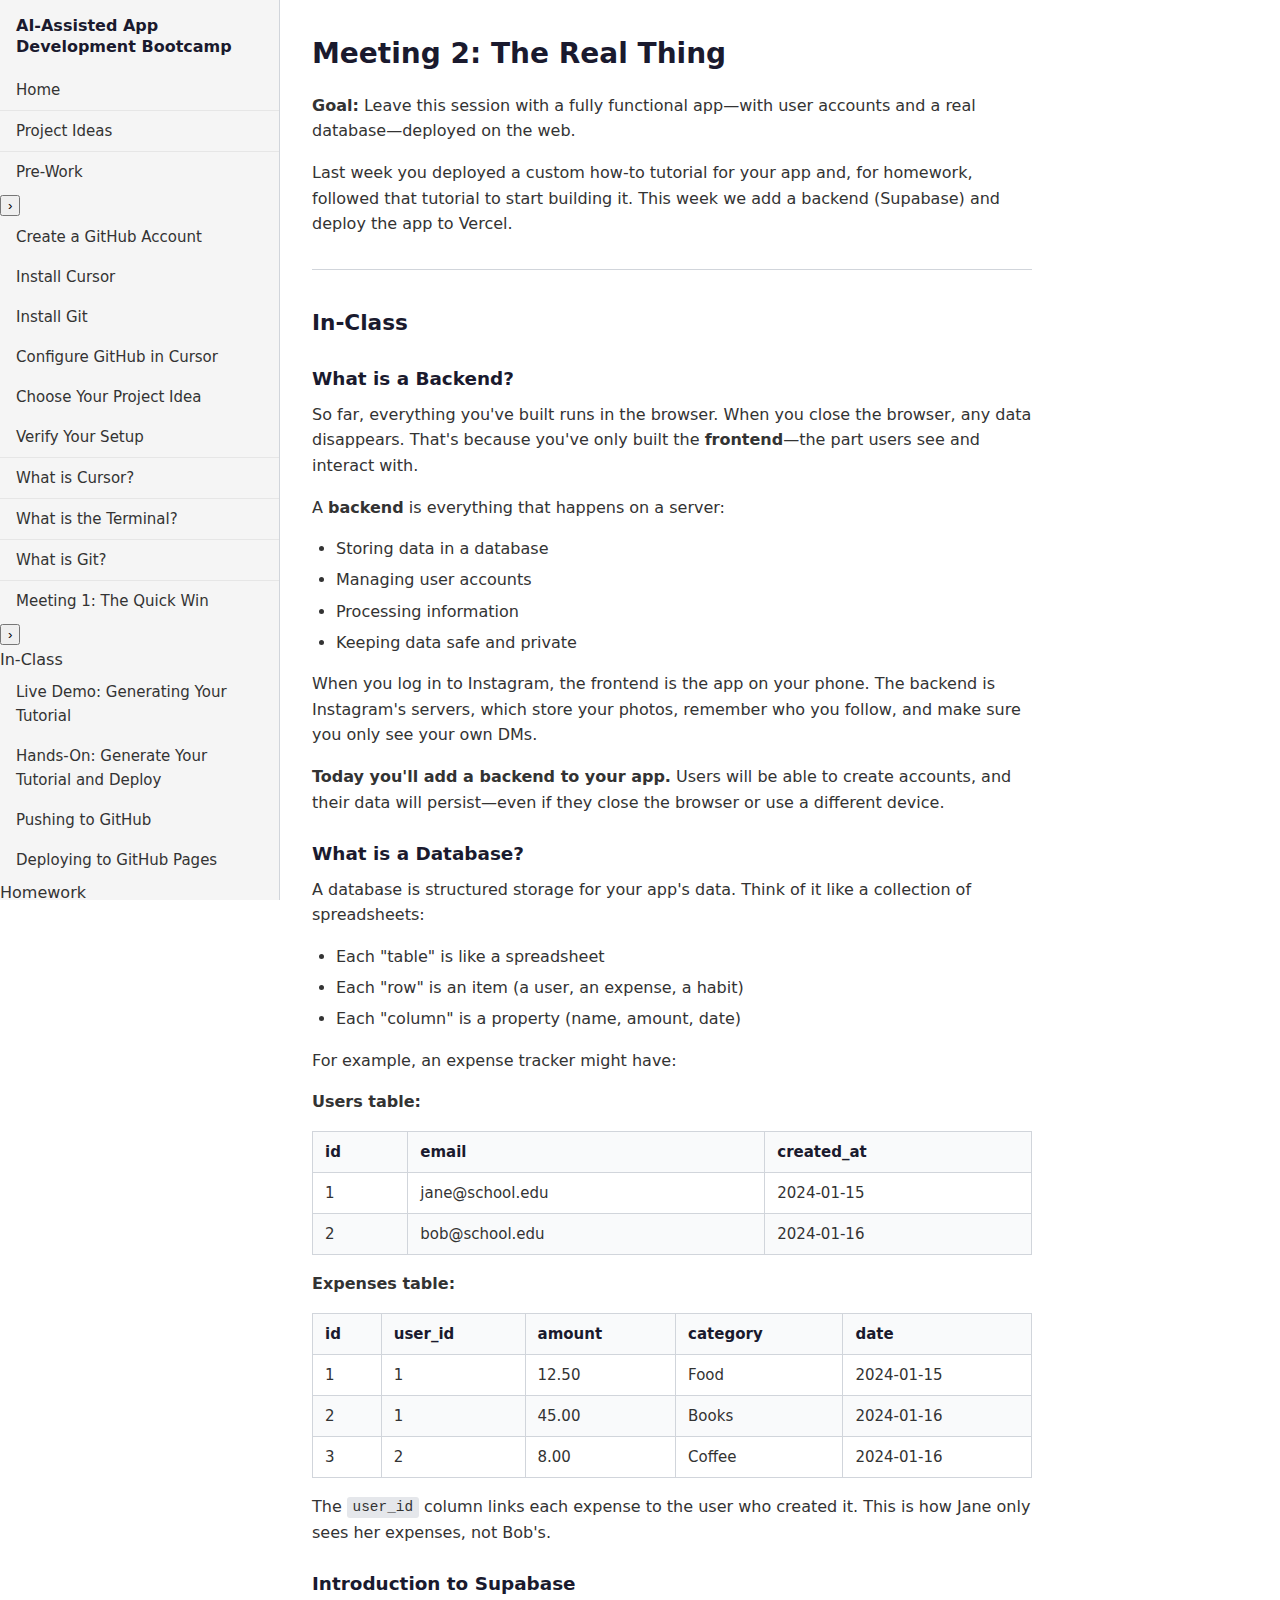
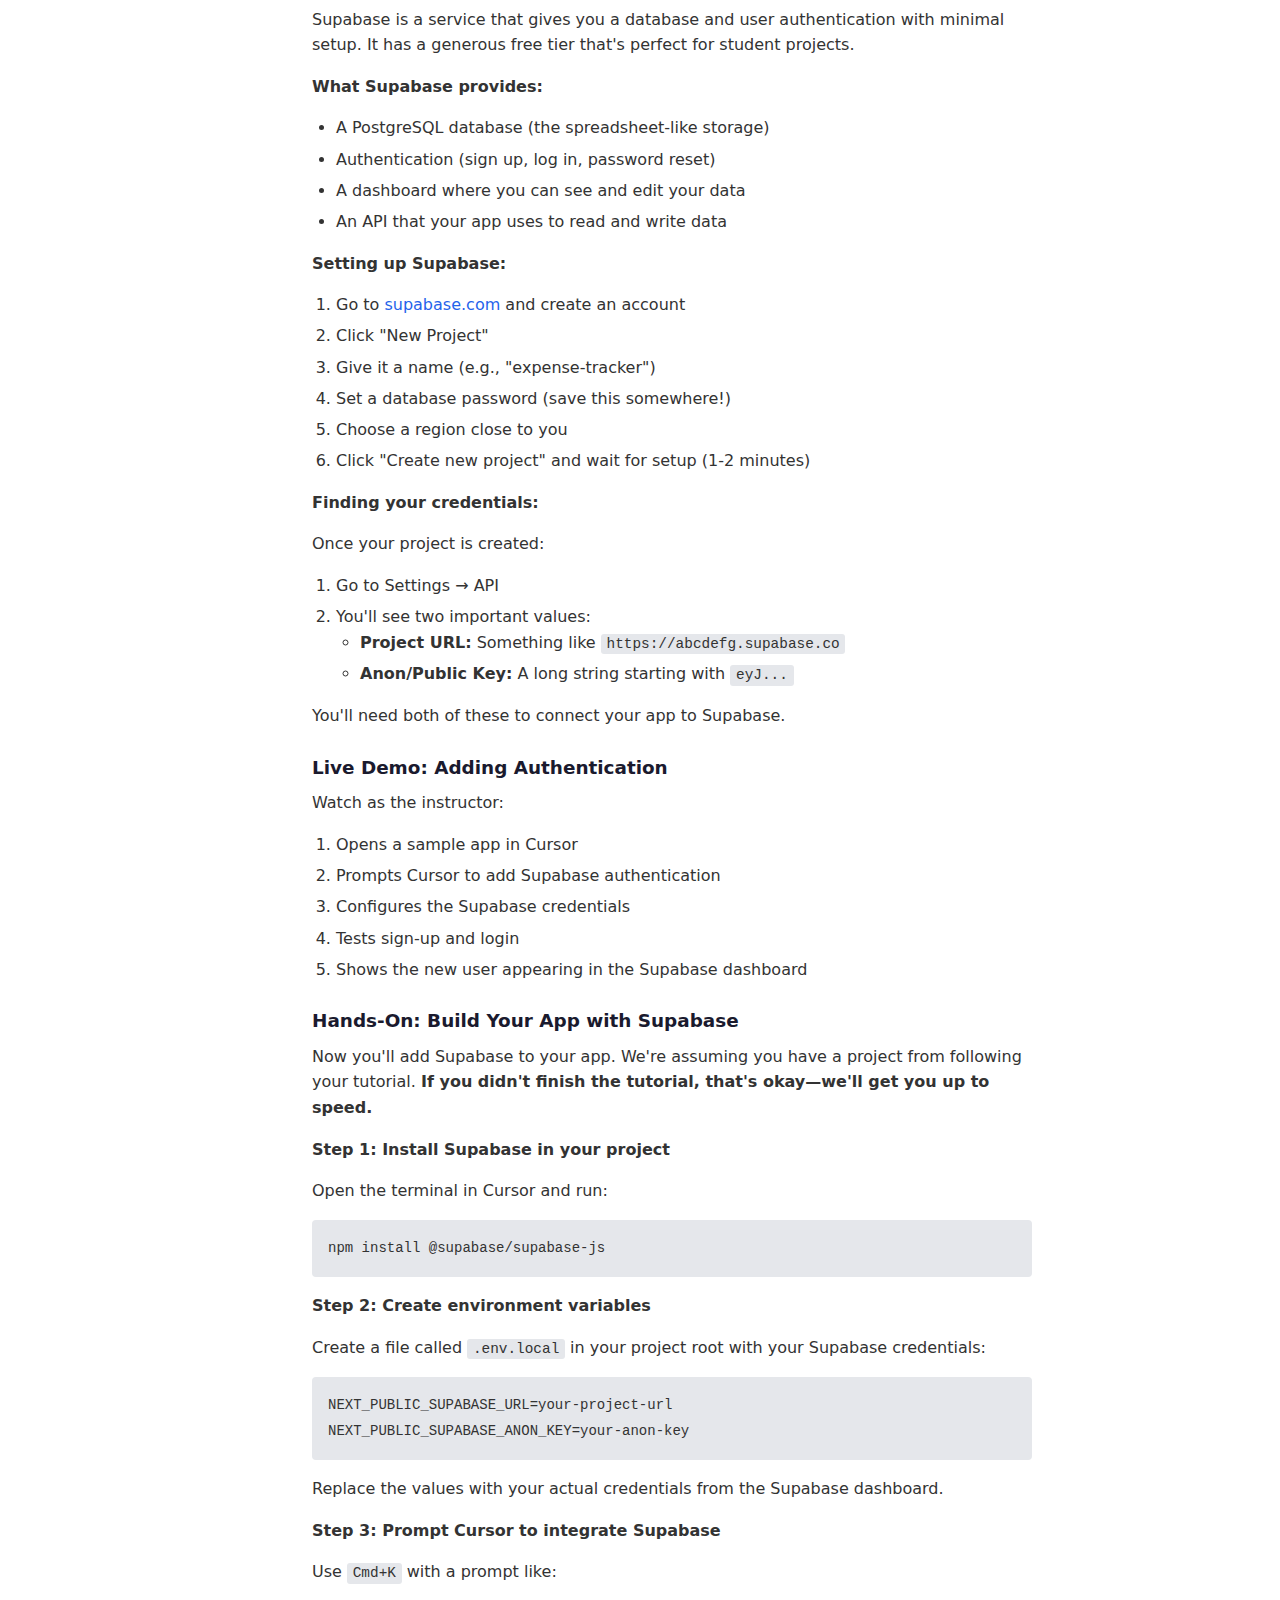
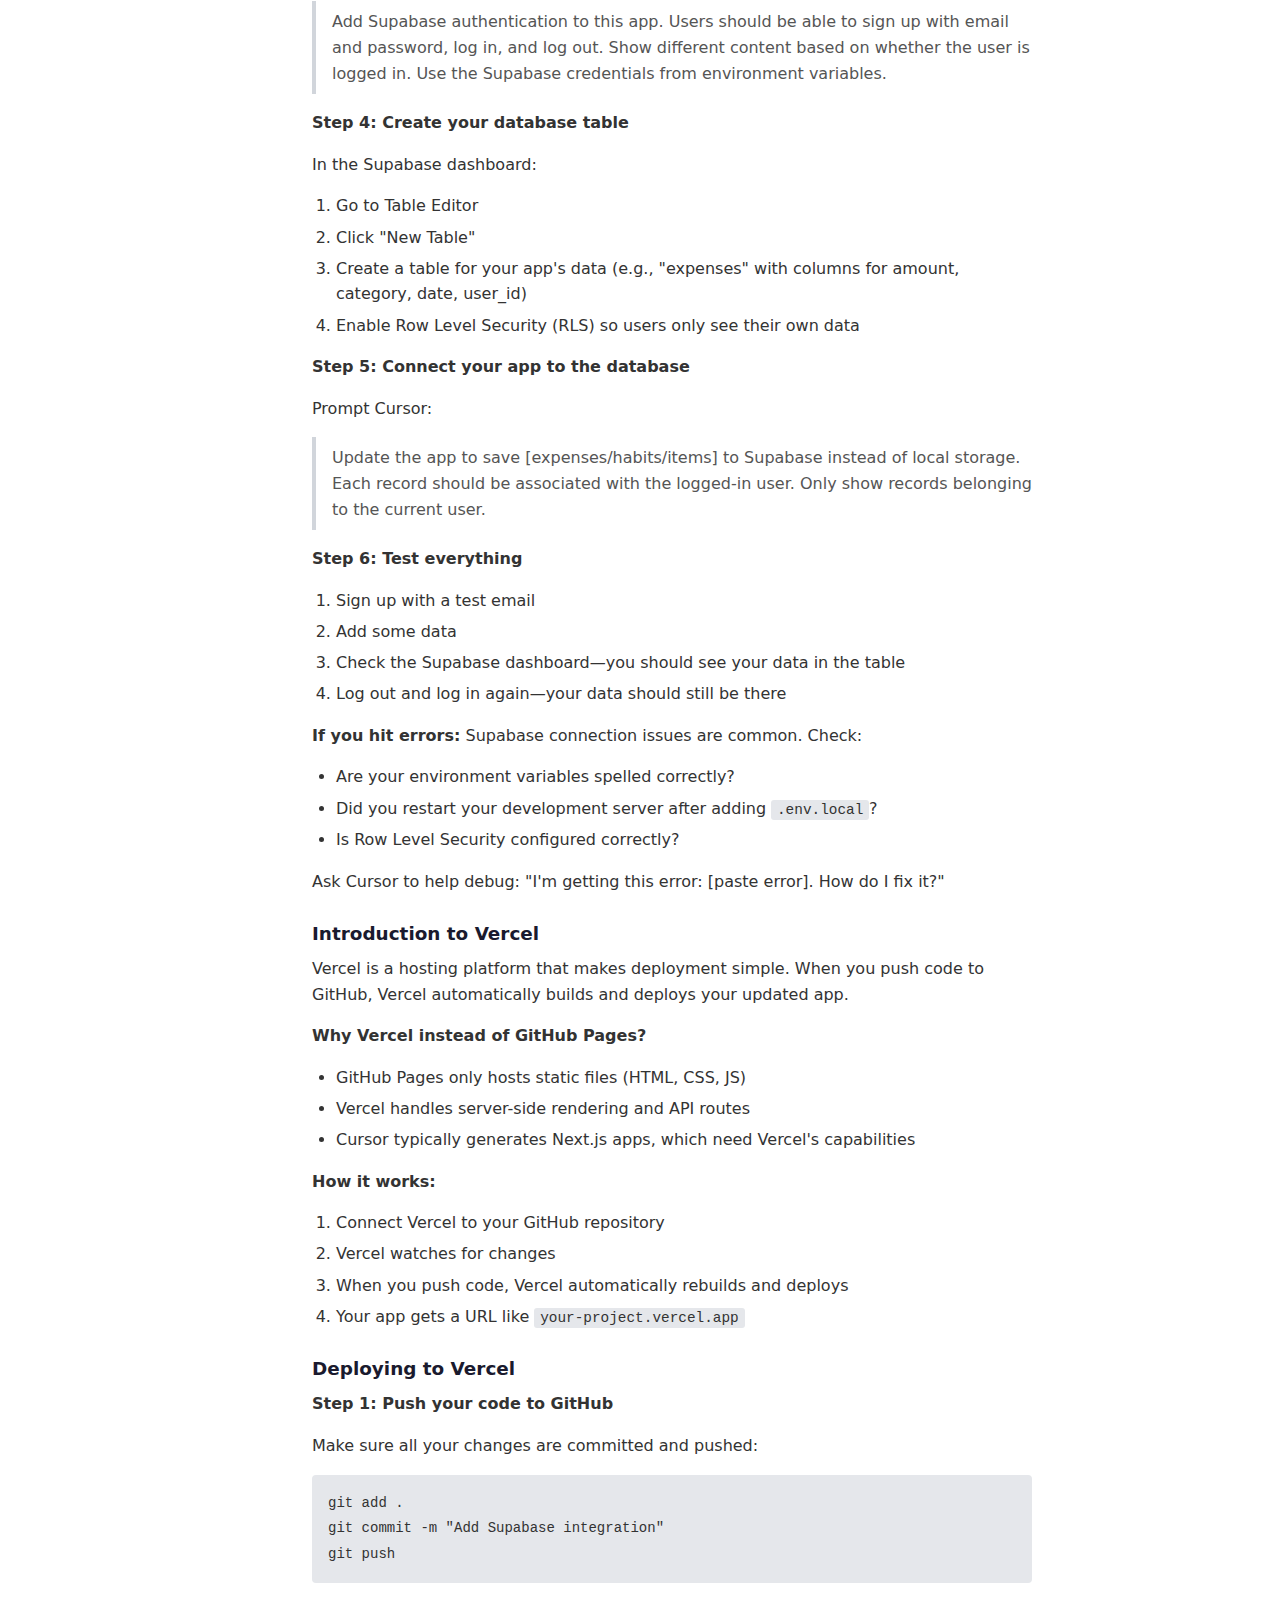
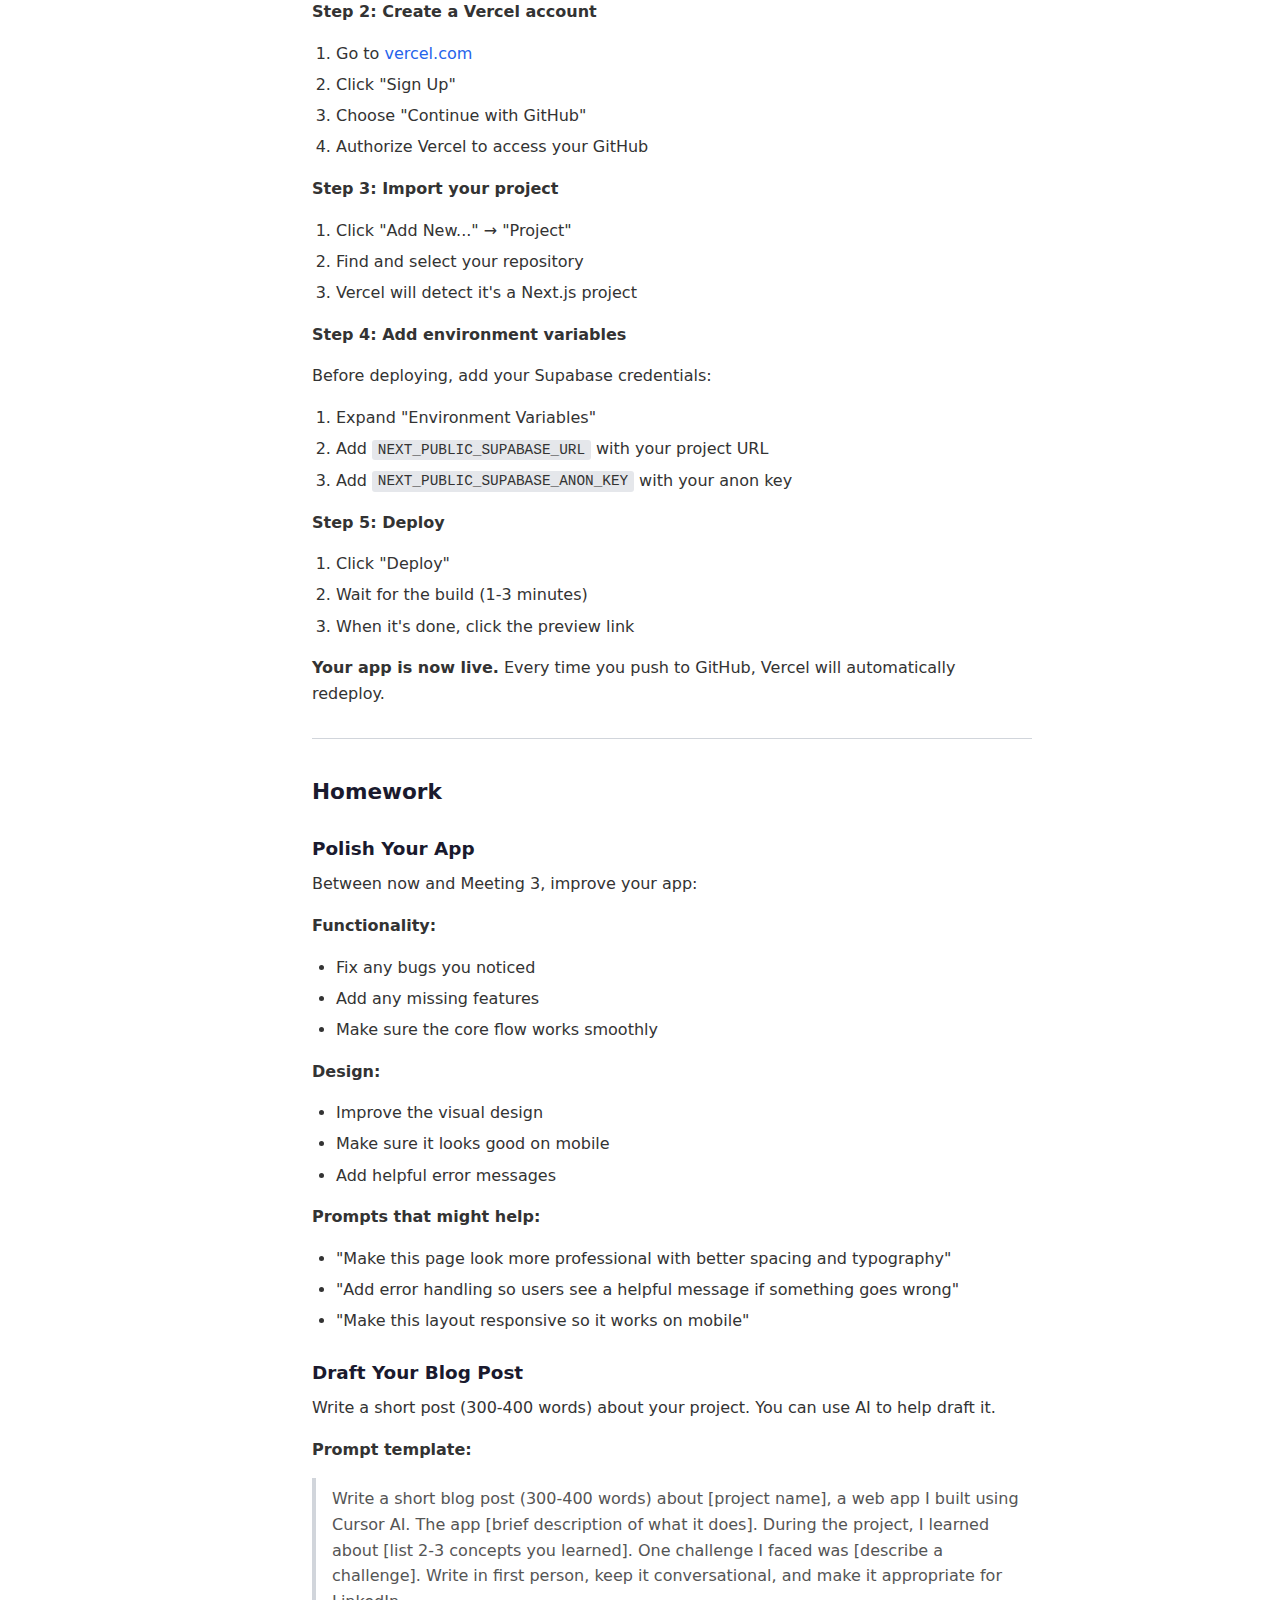
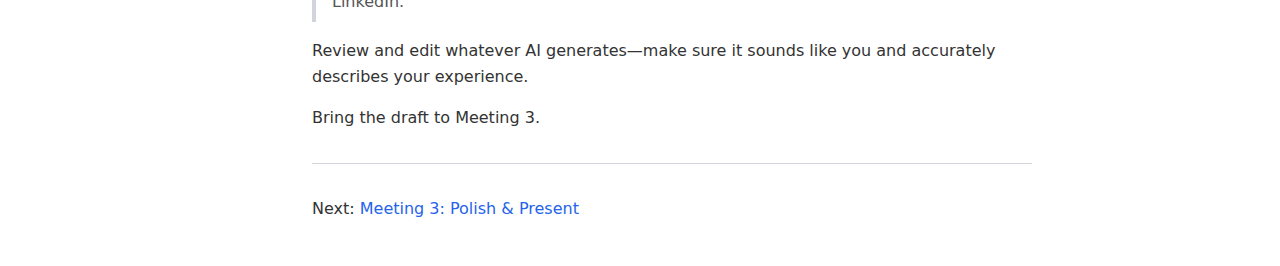
<file: meeting-2.html>
<!DOCTYPE html>
<html lang="en">
<head>
  <meta charset="UTF-8">
  <meta name="viewport" content="width=device-width, initial-scale=1.0">
  <title>Meeting 2: The Real Thing | AI-Assisted App Development Bootcamp</title>
  <link rel="stylesheet" href="styles.css">
</head>
<body data-current-page="meeting-2">
  <header class="site-header">
    <button class="hamburger" aria-label="Toggle menu" aria-expanded="false">&#9776;</button>
    <h1 class="site-title"><a href="index.html">AI-Assisted App Development Bootcamp</a></h1>
  </header>
  <aside class="sidebar">
    <div class="nav-inner">
      <p class="site-title"><a href="index.html">AI-Assisted App Development Bootcamp</a></p>
      <nav>
        <ul>
          <li><a href="index.html">Home</a></li>
          <li><a href="app-idea.html">Project Ideas</a></li>
          <li class="nav-section">
            <div class="nav-item-wrapper">
              <a href="pre-work.html">Pre-Work</a>
              <button type="button" class="nav-toggle" aria-label="Expand">&#8250;</button>
            </div>
            <ul class="nav-children">
              <li><a href="pre-work.html#create-a-github-account">Create a GitHub Account</a></li>
              <li><a href="pre-work.html#install-cursor">Install Cursor</a></li>
              <li><a href="pre-work.html#install-git">Install Git</a></li>
              <li><a href="pre-work.html#configure-github-in-cursor">Configure GitHub in Cursor</a></li>
              <li><a href="pre-work.html#choose-your-project-idea">Choose Your Project Idea</a></li>
              <li><a href="pre-work.html#verify-your-setup">Verify Your Setup</a></li>
            </ul>
          </li>
          <li><a href="what-is-cursor.html">What is Cursor?</a></li>
          <li><a href="what-is-the-terminal.html">What is the Terminal?</a></li>
          <li><a href="what-is-git.html">What is Git?</a></li>
          <li class="nav-section">
            <div class="nav-item-wrapper">
              <a href="meeting-1.html">Meeting 1: The Quick Win</a>
              <button type="button" class="nav-toggle" aria-label="Expand">&#8250;</button>
            </div>
            <ul class="nav-children">
              <li><span class="nav-group-label">In-Class</span></li>
              <li><a href="meeting-1.html#live-demo-generating-your-tutorial">Live Demo: Generating Your Tutorial</a></li>
              <li><a href="meeting-1.html#hands-on-generate-your-tutorial-and-deploy">Hands-On: Generate Your Tutorial and Deploy</a></li>
              <li><a href="meeting-1.html#pushing-to-github">Pushing to GitHub</a></li>
              <li><a href="meeting-1.html#deploying-to-github-pages">Deploying to GitHub Pages</a></li>
              <li><span class="nav-group-label">Homework</span></li>
              <li><a href="meeting-1.html#follow-your-tutorial">Follow Your Tutorial</a></li>
            </ul>
          </li>
          <li class="nav-section">
            <div class="nav-item-wrapper">
              <a href="meeting-2.html">Meeting 2: The Real Thing</a>
              <button type="button" class="nav-toggle" aria-label="Expand">&#8250;</button>
            </div>
            <ul class="nav-children">
              <li><span class="nav-group-label">In-Class</span></li>
              <li><a href="meeting-2.html#what-is-a-backend">What is a Backend?</a></li>
              <li><a href="meeting-2.html#what-is-a-database">What is a Database?</a></li>
              <li><a href="meeting-2.html#introduction-to-supabase">Introduction to Supabase</a></li>
              <li><a href="meeting-2.html#live-demo-adding-authentication">Live Demo</a></li>
              <li><a href="meeting-2.html#hands-on-build-your-app-with-supabase">Hands-On: Build with Supabase</a></li>
              <li><a href="meeting-2.html#introduction-to-vercel">Introduction to Vercel</a></li>
              <li><a href="meeting-2.html#deploying-to-vercel">Deploying to Vercel</a></li>
              <li><span class="nav-group-label">Homework</span></li>
              <li><a href="meeting-2.html#polish-your-app">Polish Your App</a></li>
              <li><a href="meeting-2.html#draft-your-blog-post">Draft Your Blog Post</a></li>
            </ul>
          </li>
          <li class="nav-section">
            <div class="nav-item-wrapper">
              <a href="meeting-3.html">Meeting 3: Polish &amp; Present</a>
              <button type="button" class="nav-toggle" aria-label="Expand">&#8250;</button>
            </div>
            <ul class="nav-children">
              <li><span class="nav-group-label">In-Class</span></li>
              <li><a href="meeting-3.html#writing-a-good-readme">Writing a Good README</a></li>
              <li><a href="meeting-3.html#preparing-your-presentation">Preparing Your Presentation</a></li>
              <li><a href="meeting-3.html#work-time">Work Time</a></li>
              <li><a href="meeting-3.html#presentations">Presentations</a></li>
              <li><a href="meeting-3.html#how-to-keep-learning">How to Keep Learning</a></li>
              <li><a href="meeting-3.html#contributing-to-this-curriculum">Contributing to This Curriculum</a></li>
              <li><span class="nav-group-label">After the Bootcamp</span></li>
              <li><a href="meeting-3.html#you-did-it">You Did It</a></li>
            </ul>
          </li>
          <li class="nav-section">
            <div class="nav-item-wrapper">
              <a href="troubleshooting.html">Troubleshooting</a>
              <button type="button" class="nav-toggle" aria-label="Expand">&#8250;</button>
            </div>
            <ul class="nav-children">
              <li><a href="troubleshooting.html#common-cursor-issues">Common Cursor Issues</a></li>
              <li><a href="troubleshooting.html#common-git-issues">Common Git Issues</a></li>
              <li><a href="troubleshooting.html#common-supabase-issues">Common Supabase Issues</a></li>
              <li><a href="troubleshooting.html#common-vercel-issues">Common Vercel Issues</a></li>
            </ul>
          </li>
          <li class="nav-section">
            <div class="nav-item-wrapper">
              <a href="resources.html">Resources</a>
              <button type="button" class="nav-toggle" aria-label="Expand">&#8250;</button>
            </div>
            <ul class="nav-children">
              <li><a href="resources.html#tools-we-use">Tools We Use</a></li>
              <li><a href="resources.html#additional-tools">Additional Tools</a></li>
              <li><a href="resources.html#quick-reference">Quick Reference</a></li>
              <li><a href="resources.html#further-learning">Further Learning</a></li>
              <li><a href="resources.html#getting-help">Getting Help</a></li>
              <li><a href="resources.html#useful-vs-code-cursor-extensions">Useful VS Code / Cursor Extensions</a></li>
              <li><a href="resources.html#project-inspiration">Project Inspiration</a></li>
            </ul>
          </li>
        </ul>
      </nav>
    </div>
  </aside>
  <main class="main-content">
    <article>
      <h1 id="meeting-2-the-real-thing">Meeting 2: The Real Thing</h1>
      <p><strong>Goal:</strong> Leave this session with a fully functional app—with user accounts and a real database—deployed on the web.</p>
      <p>Last week you deployed a custom how-to tutorial for your app and, for homework, followed that tutorial to start building it. This week we add a backend (Supabase) and deploy the app to Vercel.</p>

      <hr>

      <h2 id="in-class">In-Class</h2>

      <h3 id="what-is-a-backend">What is a Backend?</h3>
      <p>So far, everything you've built runs in the browser. When you close the browser, any data disappears. That's because you've only built the <strong>frontend</strong>—the part users see and interact with.</p>
      <p>A <strong>backend</strong> is everything that happens on a server:</p>
      <ul>
        <li>Storing data in a database</li>
        <li>Managing user accounts</li>
        <li>Processing information</li>
        <li>Keeping data safe and private</li>
      </ul>
      <p>When you log in to Instagram, the frontend is the app on your phone. The backend is Instagram's servers, which store your photos, remember who you follow, and make sure you only see your own DMs.</p>
      <p><strong>Today you'll add a backend to your app.</strong> Users will be able to create accounts, and their data will persist—even if they close the browser or use a different device.</p>

      <h3 id="what-is-a-database">What is a Database?</h3>
      <p>A database is structured storage for your app's data. Think of it like a collection of spreadsheets:</p>
      <ul>
        <li>Each "table" is like a spreadsheet</li>
        <li>Each "row" is an item (a user, an expense, a habit)</li>
        <li>Each "column" is a property (name, amount, date)</li>
      </ul>
      <p>For example, an expense tracker might have:</p>
      <p><strong>Users table:</strong></p>
      <table>
        <thead>
          <tr>
            <th>id</th>
            <th>email</th>
            <th>created_at</th>
          </tr>
        </thead>
        <tbody>
          <tr>
            <td>1</td>
            <td>jane@school.edu</td>
            <td>2024-01-15</td>
          </tr>
          <tr>
            <td>2</td>
            <td>bob@school.edu</td>
            <td>2024-01-16</td>
          </tr>
        </tbody>
      </table>
      <p><strong>Expenses table:</strong></p>
      <table>
        <thead>
          <tr>
            <th>id</th>
            <th>user_id</th>
            <th>amount</th>
            <th>category</th>
            <th>date</th>
          </tr>
        </thead>
        <tbody>
          <tr>
            <td>1</td>
            <td>1</td>
            <td>12.50</td>
            <td>Food</td>
            <td>2024-01-15</td>
          </tr>
          <tr>
            <td>2</td>
            <td>1</td>
            <td>45.00</td>
            <td>Books</td>
            <td>2024-01-16</td>
          </tr>
          <tr>
            <td>3</td>
            <td>2</td>
            <td>8.00</td>
            <td>Coffee</td>
            <td>2024-01-16</td>
          </tr>
        </tbody>
      </table>
      <p>The <code>user_id</code> column links each expense to the user who created it. This is how Jane only sees her expenses, not Bob's.</p>

      <h3 id="introduction-to-supabase">Introduction to Supabase</h3>
      <p>Supabase is a service that gives you a database and user authentication with minimal setup. It has a generous free tier that's perfect for student projects.</p>
      <p><strong>What Supabase provides:</strong></p>
      <ul>
        <li>A PostgreSQL database (the spreadsheet-like storage)</li>
        <li>Authentication (sign up, log in, password reset)</li>
        <li>A dashboard where you can see and edit your data</li>
        <li>An API that your app uses to read and write data</li>
      </ul>
      <p><strong>Setting up Supabase:</strong></p>
      <ol>
        <li>Go to <a href="https://supabase.com">supabase.com</a> and create an account</li>
        <li>Click "New Project"</li>
        <li>Give it a name (e.g., "expense-tracker")</li>
        <li>Set a database password (save this somewhere!)</li>
        <li>Choose a region close to you</li>
        <li>Click "Create new project" and wait for setup (1-2 minutes)</li>
      </ol>
      <p><strong>Finding your credentials:</strong></p>
      <p>Once your project is created:</p>
      <ol>
        <li>Go to Settings → API</li>
        <li>You'll see two important values:
          <ul>
            <li><strong>Project URL:</strong> Something like <code>https://abcdefg.supabase.co</code></li>
            <li><strong>Anon/Public Key:</strong> A long string starting with <code>eyJ...</code></li>
          </ul>
        </li>
      </ol>
      <p>You'll need both of these to connect your app to Supabase.</p>

      <h3 id="live-demo-adding-authentication">Live Demo: Adding Authentication</h3>
      <p>Watch as the instructor:</p>
      <ol>
        <li>Opens a sample app in Cursor</li>
        <li>Prompts Cursor to add Supabase authentication</li>
        <li>Configures the Supabase credentials</li>
        <li>Tests sign-up and login</li>
        <li>Shows the new user appearing in the Supabase dashboard</li>
      </ol>

      <h3 id="hands-on-build-your-app-with-supabase">Hands-On: Build Your App with Supabase</h3>
      <p>Now you'll add Supabase to your app. We're assuming you have a project from following your tutorial. <strong>If you didn't finish the tutorial, that's okay—we'll get you up to speed.</strong></p>
      <p><strong>Step 1: Install Supabase in your project</strong></p>
      <p>Open the terminal in Cursor and run:</p>
      <pre><code class="language-bash">npm install @supabase/supabase-js</code></pre>
      <p><strong>Step 2: Create environment variables</strong></p>
      <p>Create a file called <code>.env.local</code> in your project root with your Supabase credentials:</p>
      <pre><code>NEXT_PUBLIC_SUPABASE_URL=your-project-url
NEXT_PUBLIC_SUPABASE_ANON_KEY=your-anon-key</code></pre>
      <p>Replace the values with your actual credentials from the Supabase dashboard.</p>
      <p><strong>Step 3: Prompt Cursor to integrate Supabase</strong></p>
      <p>Use <code>Cmd+K</code> with a prompt like:</p>
      <blockquote>
        Add Supabase authentication to this app. Users should be able to sign up with email and password, log in, and log out. Show different content based on whether the user is logged in. Use the Supabase credentials from environment variables.
      </blockquote>
      <p><strong>Step 4: Create your database table</strong></p>
      <p>In the Supabase dashboard:</p>
      <ol>
        <li>Go to Table Editor</li>
        <li>Click "New Table"</li>
        <li>Create a table for your app's data (e.g., "expenses" with columns for amount, category, date, user_id)</li>
        <li>Enable Row Level Security (RLS) so users only see their own data</li>
      </ol>
      <p><strong>Step 5: Connect your app to the database</strong></p>
      <p>Prompt Cursor:</p>
      <blockquote>
        Update the app to save [expenses/habits/items] to Supabase instead of local storage. Each record should be associated with the logged-in user. Only show records belonging to the current user.
      </blockquote>
      <p><strong>Step 6: Test everything</strong></p>
      <ol>
        <li>Sign up with a test email</li>
        <li>Add some data</li>
        <li>Check the Supabase dashboard—you should see your data in the table</li>
        <li>Log out and log in again—your data should still be there</li>
      </ol>
      <p><strong>If you hit errors:</strong> Supabase connection issues are common. Check:</p>
      <ul>
        <li>Are your environment variables spelled correctly?</li>
        <li>Did you restart your development server after adding <code>.env.local</code>?</li>
        <li>Is Row Level Security configured correctly?</li>
      </ul>
      <p>Ask Cursor to help debug: "I'm getting this error: [paste error]. How do I fix it?"</p>

      <h3 id="introduction-to-vercel">Introduction to Vercel</h3>
      <p>Vercel is a hosting platform that makes deployment simple. When you push code to GitHub, Vercel automatically builds and deploys your updated app.</p>
      <p><strong>Why Vercel instead of GitHub Pages?</strong></p>
      <ul>
        <li>GitHub Pages only hosts static files (HTML, CSS, JS)</li>
        <li>Vercel handles server-side rendering and API routes</li>
        <li>Cursor typically generates Next.js apps, which need Vercel's capabilities</li>
      </ul>
      <p><strong>How it works:</strong></p>
      <ol>
        <li>Connect Vercel to your GitHub repository</li>
        <li>Vercel watches for changes</li>
        <li>When you push code, Vercel automatically rebuilds and deploys</li>
        <li>Your app gets a URL like <code>your-project.vercel.app</code></li>
      </ol>

      <h3 id="deploying-to-vercel">Deploying to Vercel</h3>
      <p><strong>Step 1: Push your code to GitHub</strong></p>
      <p>Make sure all your changes are committed and pushed:</p>
      <pre><code class="language-bash">git add .
git commit -m "Add Supabase integration"
git push</code></pre>
      <p><strong>Step 2: Create a Vercel account</strong></p>
      <ol>
        <li>Go to <a href="https://vercel.com">vercel.com</a></li>
        <li>Click "Sign Up"</li>
        <li>Choose "Continue with GitHub"</li>
        <li>Authorize Vercel to access your GitHub</li>
      </ol>
      <p><strong>Step 3: Import your project</strong></p>
      <ol>
        <li>Click "Add New..." → "Project"</li>
        <li>Find and select your repository</li>
        <li>Vercel will detect it's a Next.js project</li>
      </ol>
      <p><strong>Step 4: Add environment variables</strong></p>
      <p>Before deploying, add your Supabase credentials:</p>
      <ol>
        <li>Expand "Environment Variables"</li>
        <li>Add <code>NEXT_PUBLIC_SUPABASE_URL</code> with your project URL</li>
        <li>Add <code>NEXT_PUBLIC_SUPABASE_ANON_KEY</code> with your anon key</li>
      </ol>
      <p><strong>Step 5: Deploy</strong></p>
      <ol>
        <li>Click "Deploy"</li>
        <li>Wait for the build (1-3 minutes)</li>
        <li>When it's done, click the preview link</li>
      </ol>
      <p><strong>Your app is now live.</strong> Every time you push to GitHub, Vercel will automatically redeploy.</p>

      <hr>

      <h2 id="homework">Homework</h2>

      <h3 id="polish-your-app">Polish Your App</h3>
      <p>Between now and Meeting 3, improve your app:</p>
      <p><strong>Functionality:</strong></p>
      <ul>
        <li>Fix any bugs you noticed</li>
        <li>Add any missing features</li>
        <li>Make sure the core flow works smoothly</li>
      </ul>
      <p><strong>Design:</strong></p>
      <ul>
        <li>Improve the visual design</li>
        <li>Make sure it looks good on mobile</li>
        <li>Add helpful error messages</li>
      </ul>
      <p><strong>Prompts that might help:</strong></p>
      <ul>
        <li>"Make this page look more professional with better spacing and typography"</li>
        <li>"Add error handling so users see a helpful message if something goes wrong"</li>
        <li>"Make this layout responsive so it works on mobile"</li>
      </ul>

      <h3 id="draft-your-blog-post">Draft Your Blog Post</h3>
      <p>Write a short post (300-400 words) about your project. You can use AI to help draft it.</p>
      <p><strong>Prompt template:</strong></p>
      <blockquote>
        Write a short blog post (300-400 words) about [project name], a web app I built using Cursor AI. The app [brief description of what it does]. During the project, I learned about [list 2-3 concepts you learned]. One challenge I faced was [describe a challenge]. Write in first person, keep it conversational, and make it appropriate for LinkedIn.
      </blockquote>
      <p>Review and edit whatever AI generates—make sure it sounds like you and accurately describes your experience.</p>
      <p>Bring the draft to Meeting 3.</p>

      <hr>

      <p>Next: <a href="meeting-3.html">Meeting 3: Polish &amp; Present</a></p>
    </article>
  </main>
  <div class="sidebar-overlay" aria-hidden="true"></div>
  <script src="script.js"></script>
</body>
</html>
</file>
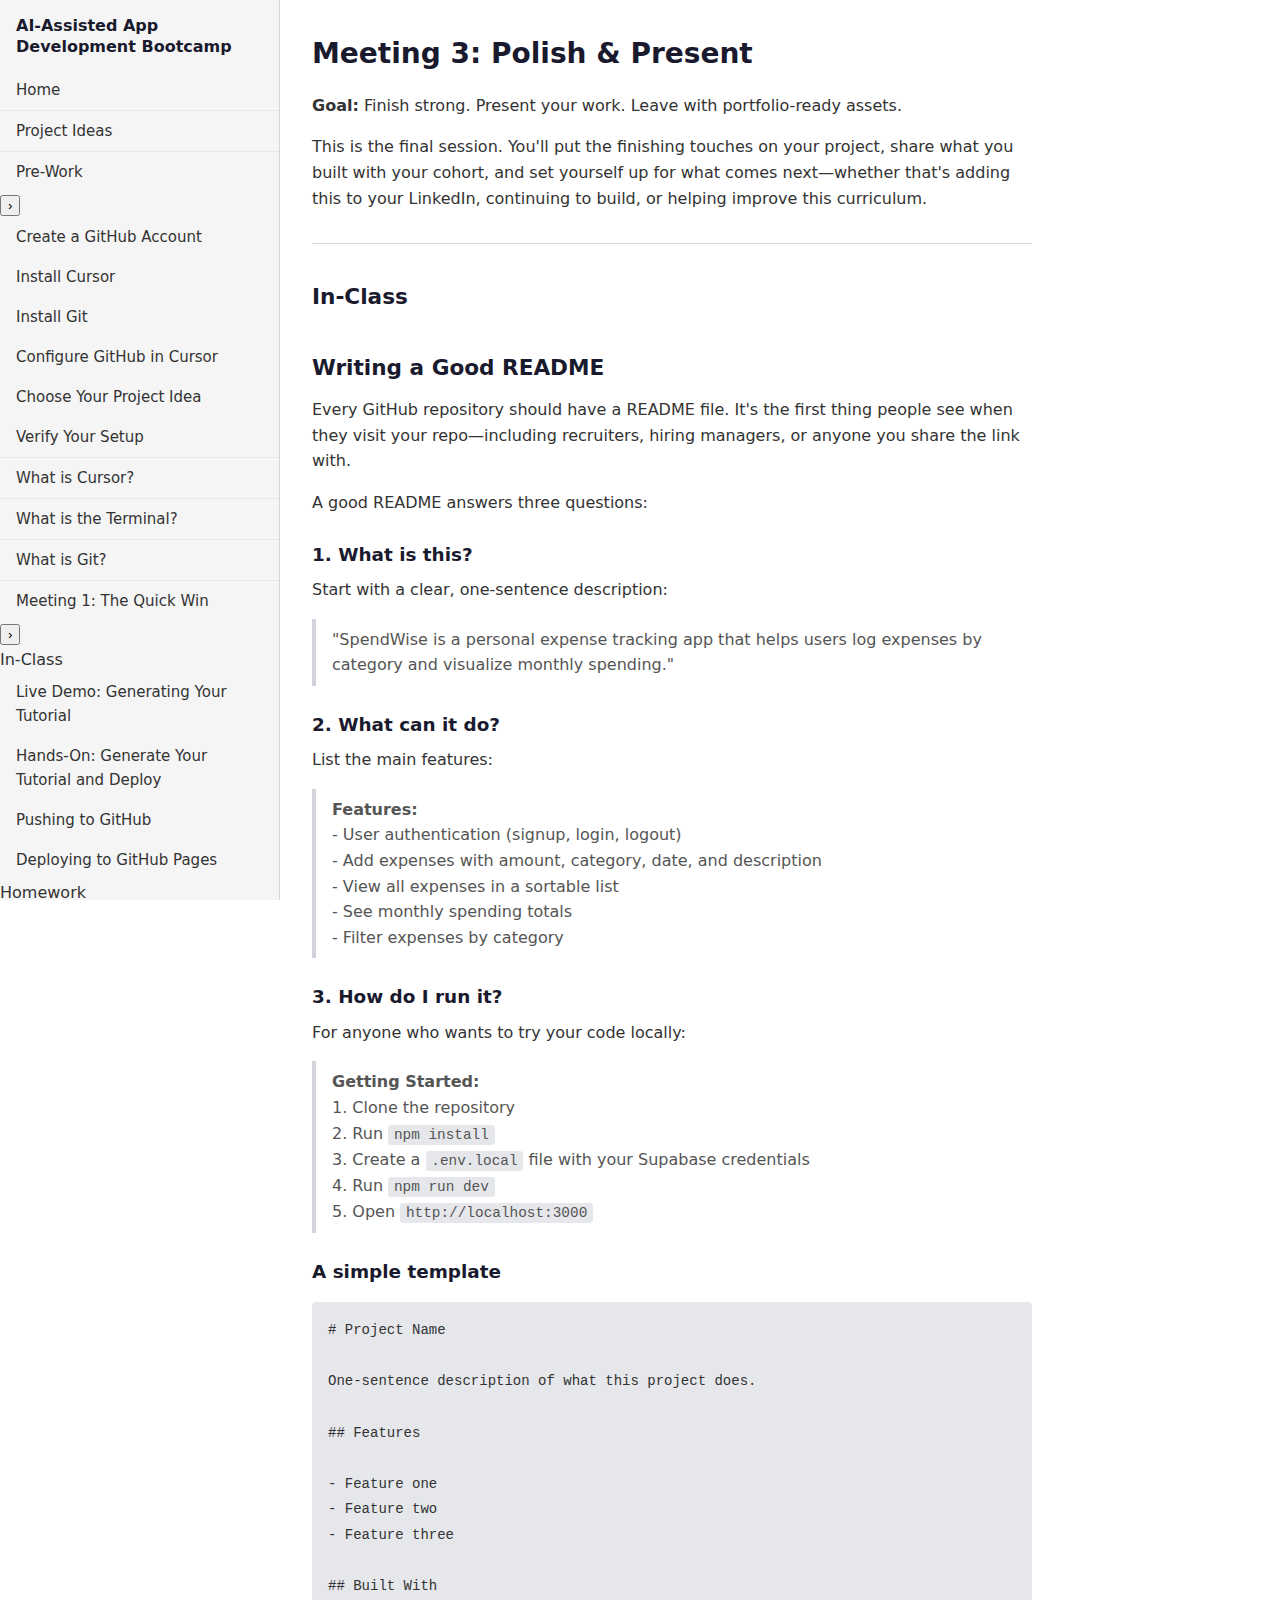
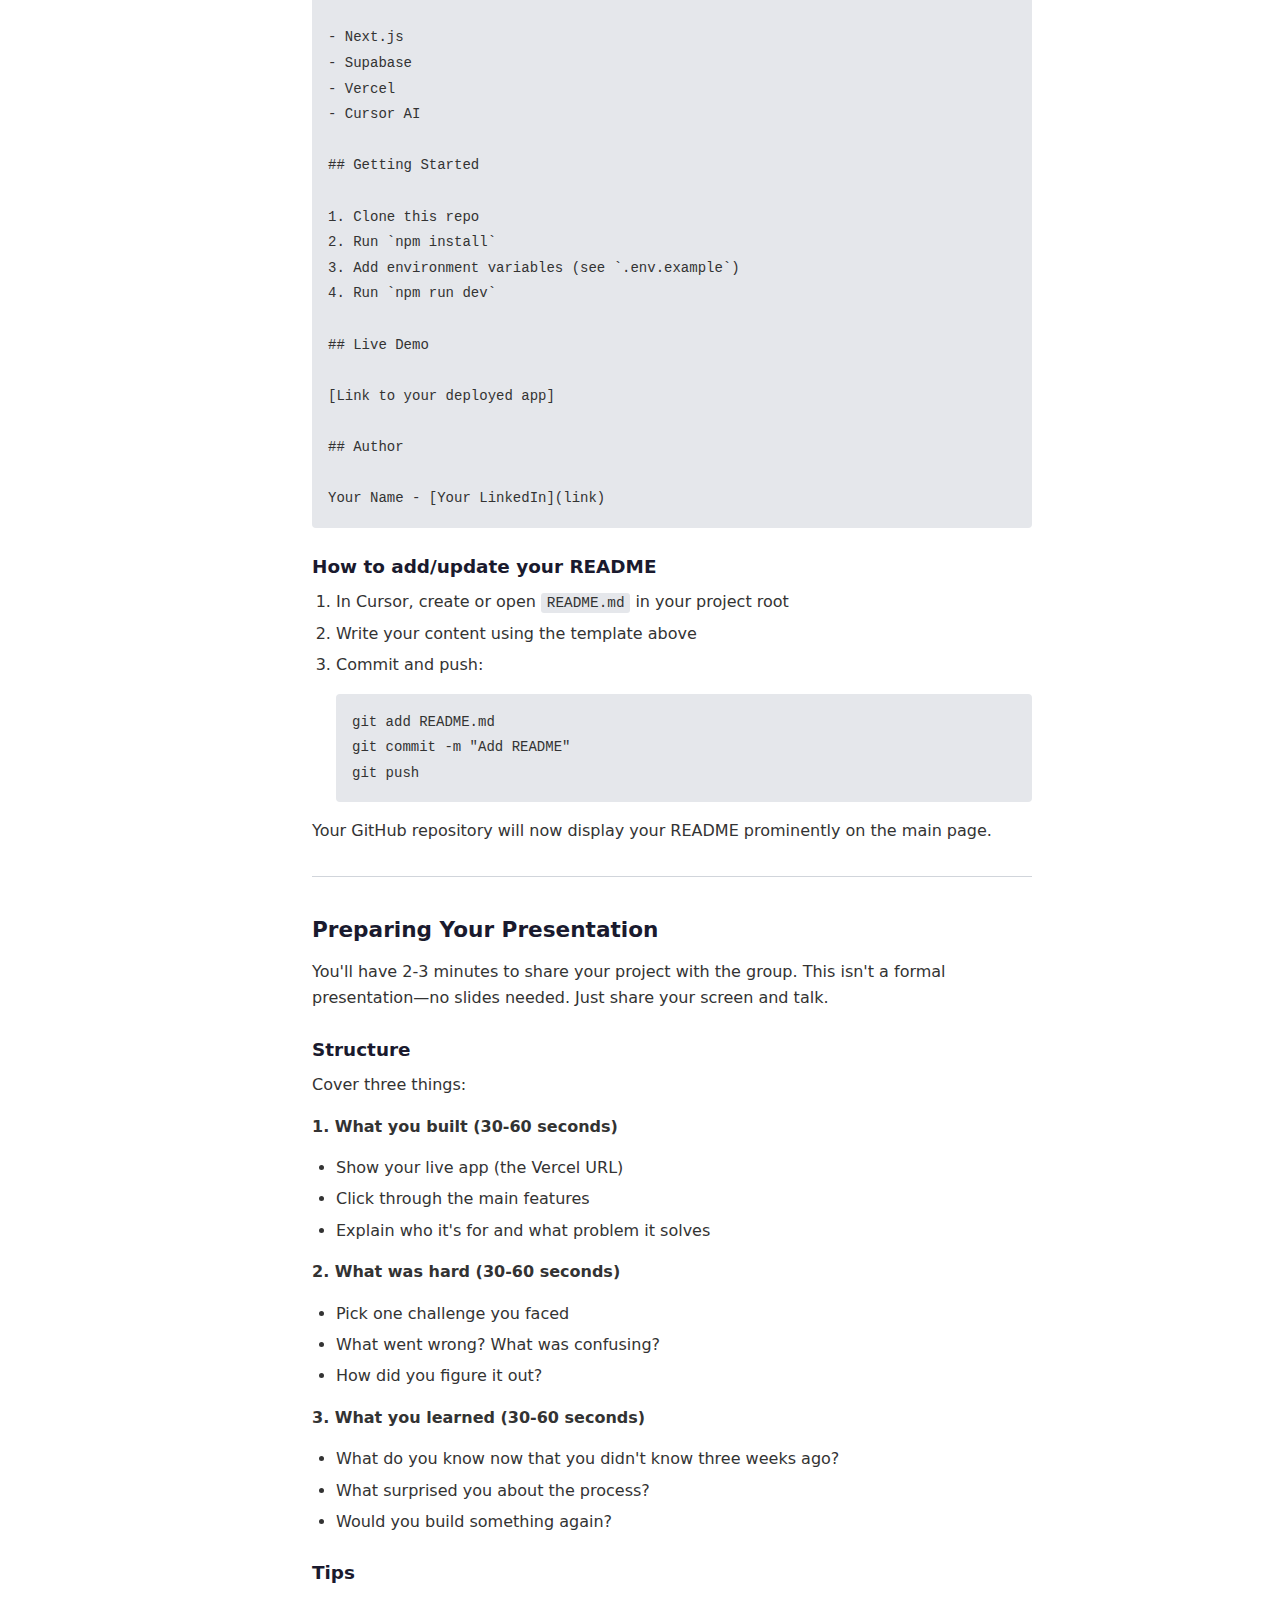
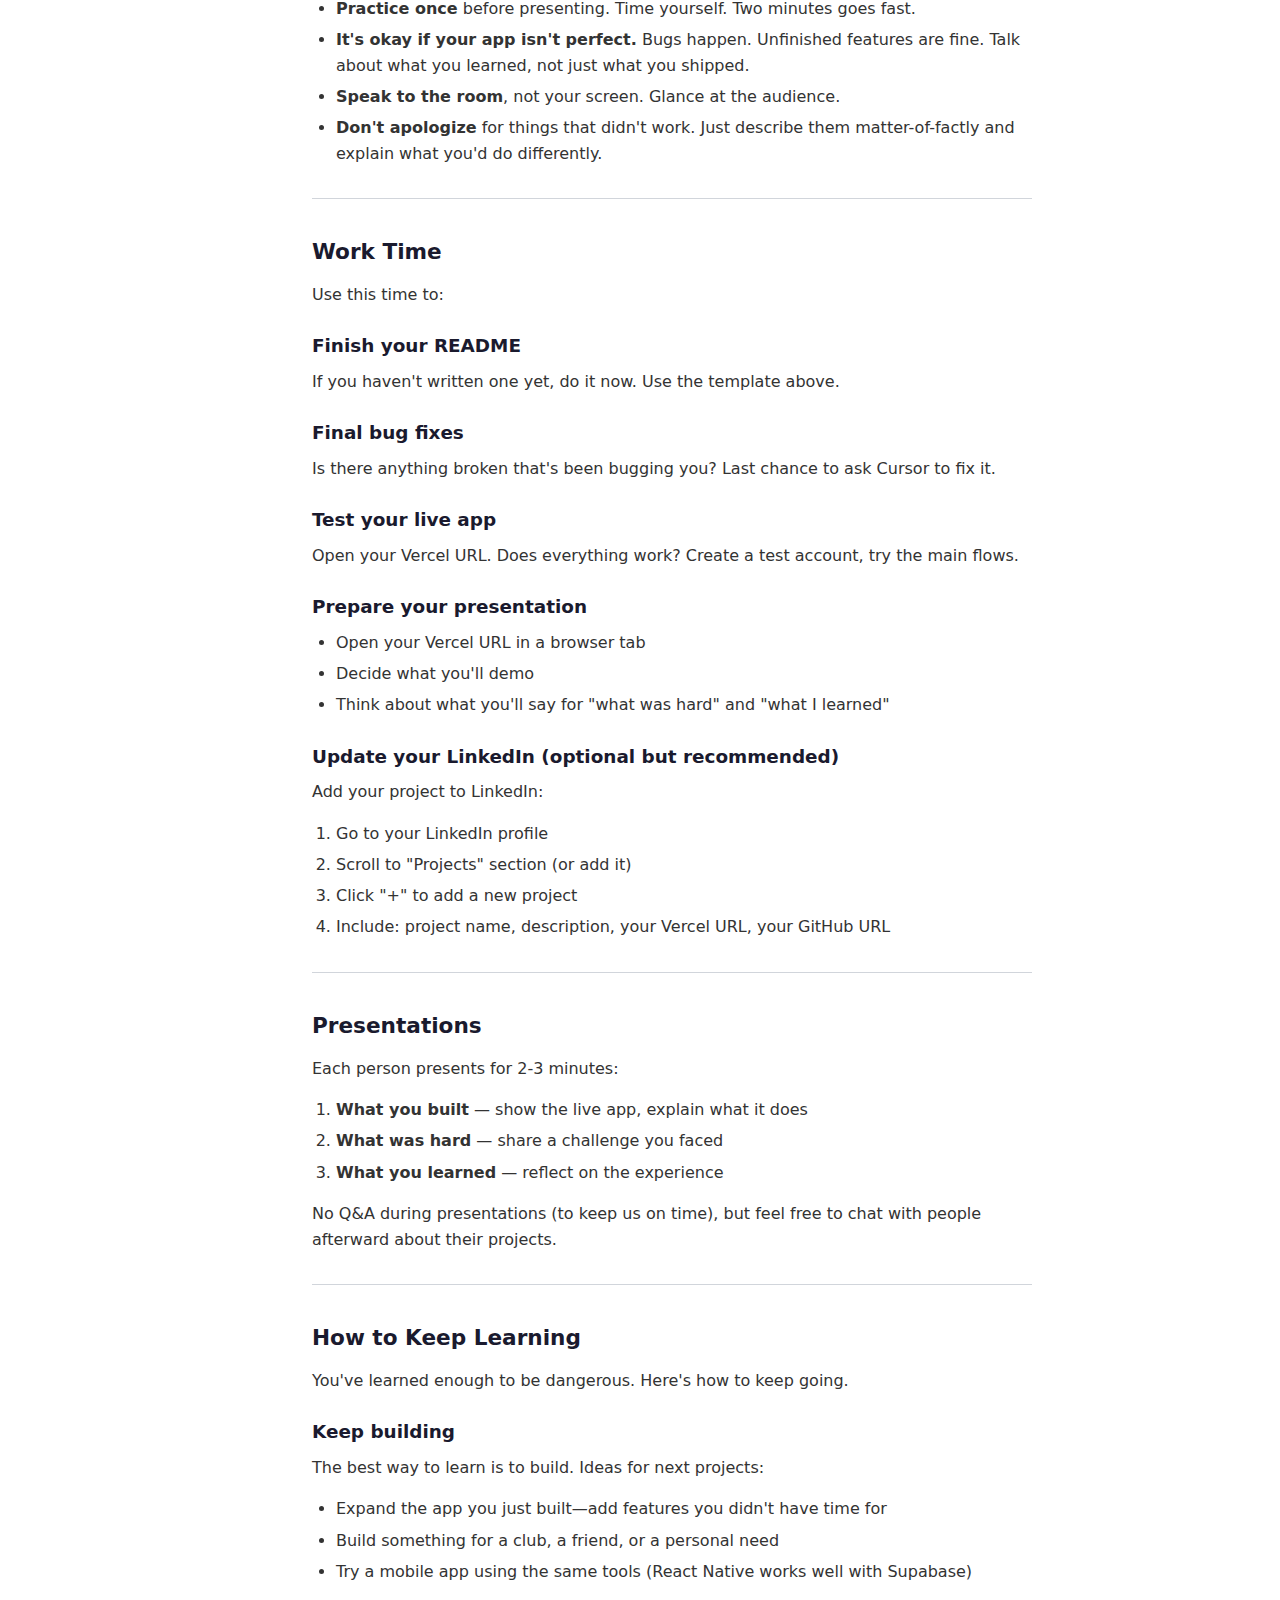
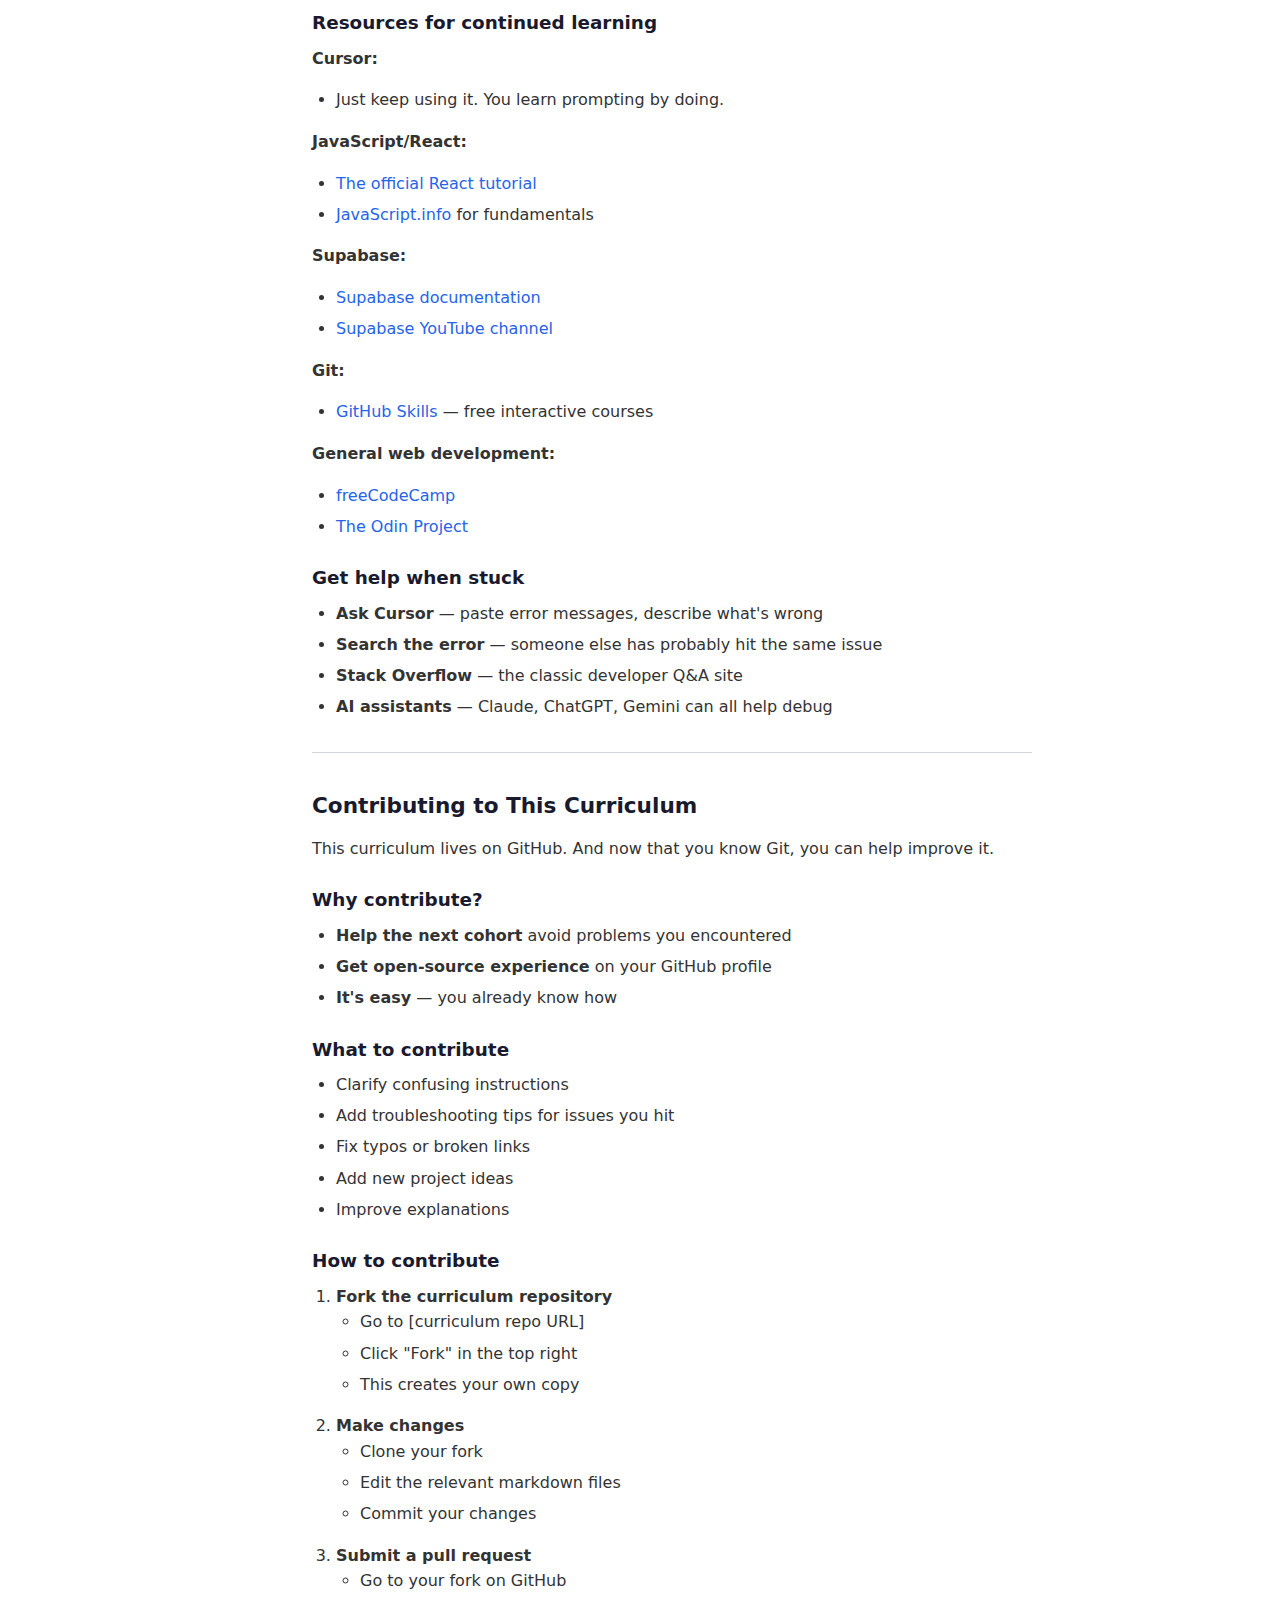
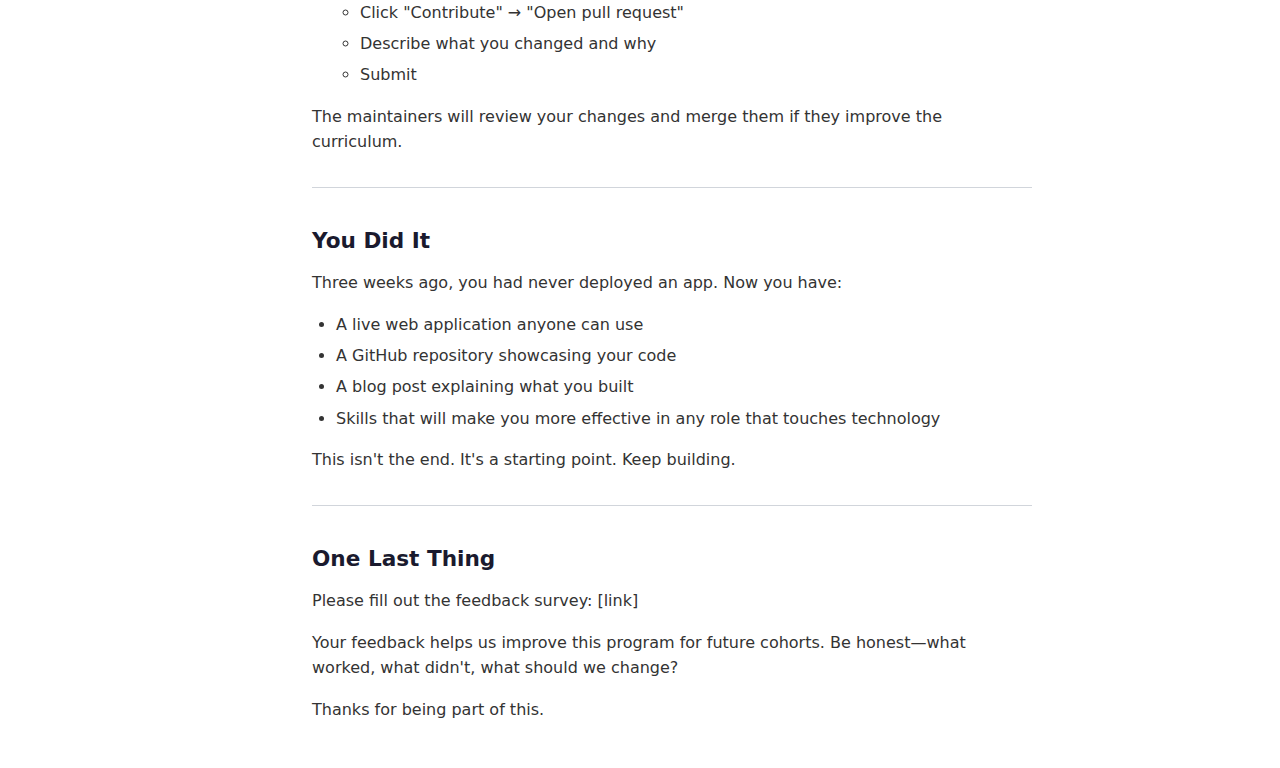
<file: meeting-3.html>
<!DOCTYPE html>
<html lang="en">
<head>
  <meta charset="UTF-8">
  <meta name="viewport" content="width=device-width, initial-scale=1.0">
  <title>Meeting 3: Polish &amp; Present | AI-Assisted App Development Bootcamp</title>
  <link rel="stylesheet" href="styles.css">
</head>
<body data-current-page="meeting-3">
  <header class="site-header">
    <button class="hamburger" aria-label="Toggle menu" aria-expanded="false">&#9776;</button>
    <h1 class="site-title"><a href="index.html">AI-Assisted App Development Bootcamp</a></h1>
  </header>
  <aside class="sidebar">
    <div class="nav-inner">
      <p class="site-title"><a href="index.html">AI-Assisted App Development Bootcamp</a></p>
      <nav>
        <ul>
          <li><a href="index.html">Home</a></li>
          <li><a href="app-idea.html">Project Ideas</a></li>
          <li class="nav-section">
            <div class="nav-item-wrapper">
              <a href="pre-work.html">Pre-Work</a>
              <button type="button" class="nav-toggle" aria-label="Expand">&#8250;</button>
            </div>
            <ul class="nav-children">
              <li><a href="pre-work.html#create-a-github-account">Create a GitHub Account</a></li>
              <li><a href="pre-work.html#install-cursor">Install Cursor</a></li>
              <li><a href="pre-work.html#install-git">Install Git</a></li>
              <li><a href="pre-work.html#configure-github-in-cursor">Configure GitHub in Cursor</a></li>
              <li><a href="pre-work.html#choose-your-project-idea">Choose Your Project Idea</a></li>
              <li><a href="pre-work.html#verify-your-setup">Verify Your Setup</a></li>
            </ul>
          </li>
          <li><a href="what-is-cursor.html">What is Cursor?</a></li>
          <li><a href="what-is-the-terminal.html">What is the Terminal?</a></li>
          <li><a href="what-is-git.html">What is Git?</a></li>
          <li class="nav-section">
            <div class="nav-item-wrapper">
              <a href="meeting-1.html">Meeting 1: The Quick Win</a>
              <button type="button" class="nav-toggle" aria-label="Expand">&#8250;</button>
            </div>
            <ul class="nav-children">
              <li><span class="nav-group-label">In-Class</span></li>
              <li><a href="meeting-1.html#live-demo-generating-your-tutorial">Live Demo: Generating Your Tutorial</a></li>
              <li><a href="meeting-1.html#hands-on-generate-your-tutorial-and-deploy">Hands-On: Generate Your Tutorial and Deploy</a></li>
              <li><a href="meeting-1.html#pushing-to-github">Pushing to GitHub</a></li>
              <li><a href="meeting-1.html#deploying-to-github-pages">Deploying to GitHub Pages</a></li>
              <li><span class="nav-group-label">Homework</span></li>
              <li><a href="meeting-1.html#follow-your-tutorial">Follow Your Tutorial</a></li>
            </ul>
          </li>
          <li class="nav-section">
            <div class="nav-item-wrapper">
              <a href="meeting-2.html">Meeting 2: The Real Thing</a>
              <button type="button" class="nav-toggle" aria-label="Expand">&#8250;</button>
            </div>
            <ul class="nav-children">
              <li><span class="nav-group-label">In-Class</span></li>
              <li><a href="meeting-2.html#what-is-a-backend">What is a Backend?</a></li>
              <li><a href="meeting-2.html#what-is-a-database">What is a Database?</a></li>
              <li><a href="meeting-2.html#introduction-to-supabase">Introduction to Supabase</a></li>
              <li><a href="meeting-2.html#live-demo-adding-authentication">Live Demo</a></li>
              <li><a href="meeting-2.html#hands-on-build-your-app-with-supabase">Hands-On: Build with Supabase</a></li>
              <li><a href="meeting-2.html#introduction-to-vercel">Introduction to Vercel</a></li>
              <li><a href="meeting-2.html#deploying-to-vercel">Deploying to Vercel</a></li>
              <li><span class="nav-group-label">Homework</span></li>
              <li><a href="meeting-2.html#polish-your-app">Polish Your App</a></li>
              <li><a href="meeting-2.html#draft-your-blog-post">Draft Your Blog Post</a></li>
            </ul>
          </li>
          <li class="nav-section">
            <div class="nav-item-wrapper">
              <a href="meeting-3.html">Meeting 3: Polish &amp; Present</a>
              <button type="button" class="nav-toggle" aria-label="Expand">&#8250;</button>
            </div>
            <ul class="nav-children">
              <li><span class="nav-group-label">In-Class</span></li>
              <li><a href="meeting-3.html#writing-a-good-readme">Writing a Good README</a></li>
              <li><a href="meeting-3.html#preparing-your-presentation">Preparing Your Presentation</a></li>
              <li><a href="meeting-3.html#work-time">Work Time</a></li>
              <li><a href="meeting-3.html#presentations">Presentations</a></li>
              <li><a href="meeting-3.html#how-to-keep-learning">How to Keep Learning</a></li>
              <li><a href="meeting-3.html#contributing-to-this-curriculum">Contributing to This Curriculum</a></li>
              <li><span class="nav-group-label">After the Bootcamp</span></li>
              <li><a href="meeting-3.html#you-did-it">You Did It</a></li>
            </ul>
          </li>
          <li class="nav-section">
            <div class="nav-item-wrapper">
              <a href="troubleshooting.html">Troubleshooting</a>
              <button type="button" class="nav-toggle" aria-label="Expand">&#8250;</button>
            </div>
            <ul class="nav-children">
              <li><a href="troubleshooting.html#common-cursor-issues">Common Cursor Issues</a></li>
              <li><a href="troubleshooting.html#common-git-issues">Common Git Issues</a></li>
              <li><a href="troubleshooting.html#common-supabase-issues">Common Supabase Issues</a></li>
              <li><a href="troubleshooting.html#common-vercel-issues">Common Vercel Issues</a></li>
            </ul>
          </li>
          <li class="nav-section">
            <div class="nav-item-wrapper">
              <a href="resources.html">Resources</a>
              <button type="button" class="nav-toggle" aria-label="Expand">&#8250;</button>
            </div>
            <ul class="nav-children">
              <li><a href="resources.html#tools-we-use">Tools We Use</a></li>
              <li><a href="resources.html#additional-tools">Additional Tools</a></li>
              <li><a href="resources.html#quick-reference">Quick Reference</a></li>
              <li><a href="resources.html#further-learning">Further Learning</a></li>
              <li><a href="resources.html#getting-help">Getting Help</a></li>
              <li><a href="resources.html#useful-vs-code-cursor-extensions">Useful VS Code / Cursor Extensions</a></li>
              <li><a href="resources.html#project-inspiration">Project Inspiration</a></li>
            </ul>
          </li>
        </ul>
      </nav>
    </div>
  </aside>
  <main class="main-content">
    <article>
      <h1 id="meeting-3-polish-present">Meeting 3: Polish &amp; Present</h1>
      <p><strong>Goal:</strong> Finish strong. Present your work. Leave with portfolio-ready assets.</p>
      <p>This is the final session. You'll put the finishing touches on your project, share what you built with your cohort, and set yourself up for what comes next—whether that's adding this to your LinkedIn, continuing to build, or helping improve this curriculum.</p>

      <hr>

      <h2 id="in-class">In-Class</h2>

      <h2 id="writing-a-good-readme">Writing a Good README</h2>
      <p>Every GitHub repository should have a README file. It's the first thing people see when they visit your repo—including recruiters, hiring managers, or anyone you share the link with.</p>
      <p>A good README answers three questions:</p>

      <h3 id="what-is-this">1. What is this?</h3>
      <p>Start with a clear, one-sentence description:</p>
      <blockquote>
        "SpendWise is a personal expense tracking app that helps users log expenses by category and visualize monthly spending."
      </blockquote>

      <h3 id="what-can-it-do">2. What can it do?</h3>
      <p>List the main features:</p>
      <blockquote>
        <strong>Features:</strong><br>
        - User authentication (signup, login, logout)<br>
        - Add expenses with amount, category, date, and description<br>
        - View all expenses in a sortable list<br>
        - See monthly spending totals<br>
        - Filter expenses by category
      </blockquote>

      <h3 id="how-do-i-run-it">3. How do I run it?</h3>
      <p>For anyone who wants to try your code locally:</p>
      <blockquote>
        <strong>Getting Started:</strong><br>
        1. Clone the repository<br>
        2. Run <code>npm install</code><br>
        3. Create a <code>.env.local</code> file with your Supabase credentials<br>
        4. Run <code>npm run dev</code><br>
        5. Open <code>http://localhost:3000</code>
      </blockquote>

      <h3 id="a-simple-template">A simple template</h3>
      <pre><code class="language-markdown"># Project Name

One-sentence description of what this project does.

## Features

- Feature one
- Feature two
- Feature three

## Built With

- Next.js
- Supabase
- Vercel
- Cursor AI

## Getting Started

1. Clone this repo
2. Run `npm install`
3. Add environment variables (see `.env.example`)
4. Run `npm run dev`

## Live Demo

[Link to your deployed app]

## Author

Your Name - [Your LinkedIn](link)</code></pre>

      <h3 id="how-to-add-update-your-readme">How to add/update your README</h3>
      <ol>
        <li>In Cursor, create or open <code>README.md</code> in your project root</li>
        <li>Write your content using the template above</li>
        <li>Commit and push:
          <pre><code class="language-bash">git add README.md
git commit -m "Add README"
git push</code></pre>
        </li>
      </ol>
      <p>Your GitHub repository will now display your README prominently on the main page.</p>

      <hr>

      <h2 id="preparing-your-presentation">Preparing Your Presentation</h2>
      <p>You'll have 2-3 minutes to share your project with the group. This isn't a formal presentation—no slides needed. Just share your screen and talk.</p>

      <h3 id="structure">Structure</h3>
      <p>Cover three things:</p>
      <p><strong>1. What you built (30-60 seconds)</strong></p>
      <ul>
        <li>Show your live app (the Vercel URL)</li>
        <li>Click through the main features</li>
        <li>Explain who it's for and what problem it solves</li>
      </ul>
      <p><strong>2. What was hard (30-60 seconds)</strong></p>
      <ul>
        <li>Pick one challenge you faced</li>
        <li>What went wrong? What was confusing?</li>
        <li>How did you figure it out?</li>
      </ul>
      <p><strong>3. What you learned (30-60 seconds)</strong></p>
      <ul>
        <li>What do you know now that you didn't know three weeks ago?</li>
        <li>What surprised you about the process?</li>
        <li>Would you build something again?</li>
      </ul>

      <h3 id="tips">Tips</h3>
      <ul>
        <li><strong>Practice once</strong> before presenting. Time yourself. Two minutes goes fast.</li>
        <li><strong>It's okay if your app isn't perfect.</strong> Bugs happen. Unfinished features are fine. Talk about what you learned, not just what you shipped.</li>
        <li><strong>Speak to the room</strong>, not your screen. Glance at the audience.</li>
        <li><strong>Don't apologize</strong> for things that didn't work. Just describe them matter-of-factly and explain what you'd do differently.</li>
      </ul>

      <hr>

      <h2 id="work-time">Work Time</h2>
      <p>Use this time to:</p>

      <h3 id="finish-your-readme">Finish your README</h3>
      <p>If you haven't written one yet, do it now. Use the template above.</p>

      <h3 id="final-bug-fixes">Final bug fixes</h3>
      <p>Is there anything broken that's been bugging you? Last chance to ask Cursor to fix it.</p>

      <h3 id="test-your-live-app">Test your live app</h3>
      <p>Open your Vercel URL. Does everything work? Create a test account, try the main flows.</p>

      <h3 id="prepare-your-presentation">Prepare your presentation</h3>
      <ul>
        <li>Open your Vercel URL in a browser tab</li>
        <li>Decide what you'll demo</li>
        <li>Think about what you'll say for "what was hard" and "what I learned"</li>
      </ul>

      <h3 id="update-your-linkedin">Update your LinkedIn (optional but recommended)</h3>
      <p>Add your project to LinkedIn:</p>
      <ol>
        <li>Go to your LinkedIn profile</li>
        <li>Scroll to "Projects" section (or add it)</li>
        <li>Click "+" to add a new project</li>
        <li>Include: project name, description, your Vercel URL, your GitHub URL</li>
      </ol>

      <hr>

      <h2 id="presentations">Presentations</h2>
      <p>Each person presents for 2-3 minutes:</p>
      <ol>
        <li><strong>What you built</strong> — show the live app, explain what it does</li>
        <li><strong>What was hard</strong> — share a challenge you faced</li>
        <li><strong>What you learned</strong> — reflect on the experience</li>
      </ol>
      <p>No Q&amp;A during presentations (to keep us on time), but feel free to chat with people afterward about their projects.</p>

      <hr>

      <h2 id="how-to-keep-learning">How to Keep Learning</h2>
      <p>You've learned enough to be dangerous. Here's how to keep going.</p>

      <h3 id="keep-building">Keep building</h3>
      <p>The best way to learn is to build. Ideas for next projects:</p>
      <ul>
        <li>Expand the app you just built—add features you didn't have time for</li>
        <li>Build something for a club, a friend, or a personal need</li>
        <li>Try a mobile app using the same tools (React Native works well with Supabase)</li>
      </ul>

      <h3 id="resources-for-continued-learning">Resources for continued learning</h3>
      <p><strong>Cursor:</strong></p>
      <ul>
        <li>Just keep using it. You learn prompting by doing.</li>
      </ul>
      <p><strong>JavaScript/React:</strong></p>
      <ul>
        <li><a href="https://react.dev/learn">The official React tutorial</a></li>
        <li><a href="https://javascript.info">JavaScript.info</a> for fundamentals</li>
      </ul>
      <p><strong>Supabase:</strong></p>
      <ul>
        <li><a href="https://supabase.com/docs">Supabase documentation</a></li>
        <li><a href="https://www.youtube.com/@Supabase">Supabase YouTube channel</a></li>
      </ul>
      <p><strong>Git:</strong></p>
      <ul>
        <li><a href="https://skills.github.com">GitHub Skills</a> — free interactive courses</li>
      </ul>
      <p><strong>General web development:</strong></p>
      <ul>
        <li><a href="https://freecodecamp.org">freeCodeCamp</a></li>
        <li><a href="https://theodinproject.com">The Odin Project</a></li>
      </ul>

      <h3 id="get-help-when-stuck">Get help when stuck</h3>
      <ul>
        <li><strong>Ask Cursor</strong> — paste error messages, describe what's wrong</li>
        <li><strong>Search the error</strong> — someone else has probably hit the same issue</li>
        <li><strong>Stack Overflow</strong> — the classic developer Q&amp;A site</li>
        <li><strong>AI assistants</strong> — Claude, ChatGPT, Gemini can all help debug</li>
      </ul>

      <hr>

      <h2 id="contributing-to-this-curriculum">Contributing to This Curriculum</h2>
      <p>This curriculum lives on GitHub. And now that you know Git, you can help improve it.</p>

      <h3 id="why-contribute">Why contribute?</h3>
      <ul>
        <li><strong>Help the next cohort</strong> avoid problems you encountered</li>
        <li><strong>Get open-source experience</strong> on your GitHub profile</li>
        <li><strong>It's easy</strong> — you already know how</li>
      </ul>

      <h3 id="what-to-contribute">What to contribute</h3>
      <ul>
        <li>Clarify confusing instructions</li>
        <li>Add troubleshooting tips for issues you hit</li>
        <li>Fix typos or broken links</li>
        <li>Add new project ideas</li>
        <li>Improve explanations</li>
      </ul>

      <h3 id="how-to-contribute">How to contribute</h3>
      <ol>
        <li><strong>Fork the curriculum repository</strong>
          <ul>
            <li>Go to [curriculum repo URL]</li>
            <li>Click "Fork" in the top right</li>
            <li>This creates your own copy</li>
          </ul>
        </li>
        <li><strong>Make changes</strong>
          <ul>
            <li>Clone your fork</li>
            <li>Edit the relevant markdown files</li>
            <li>Commit your changes</li>
          </ul>
        </li>
        <li><strong>Submit a pull request</strong>
          <ul>
            <li>Go to your fork on GitHub</li>
            <li>Click "Contribute" → "Open pull request"</li>
            <li>Describe what you changed and why</li>
            <li>Submit</li>
          </ul>
        </li>
      </ol>
      <p>The maintainers will review your changes and merge them if they improve the curriculum.</p>

      <hr>

      <h2 id="you-did-it">You Did It</h2>
      <p>Three weeks ago, you had never deployed an app. Now you have:</p>
      <ul>
        <li>A live web application anyone can use</li>
        <li>A GitHub repository showcasing your code</li>
        <li>A blog post explaining what you built</li>
        <li>Skills that will make you more effective in any role that touches technology</li>
      </ul>
      <p>This isn't the end. It's a starting point. Keep building.</p>

      <hr>

      <h2 id="one-last-thing">One Last Thing</h2>
      <p>Please fill out the feedback survey: [link]</p>
      <p>Your feedback helps us improve this program for future cohorts. Be honest—what worked, what didn't, what should we change?</p>
      <p>Thanks for being part of this.</p>
    </article>
  </main>
  <div class="sidebar-overlay" aria-hidden="true"></div>
  <script src="script.js"></script>
</body>
</html>
</file>
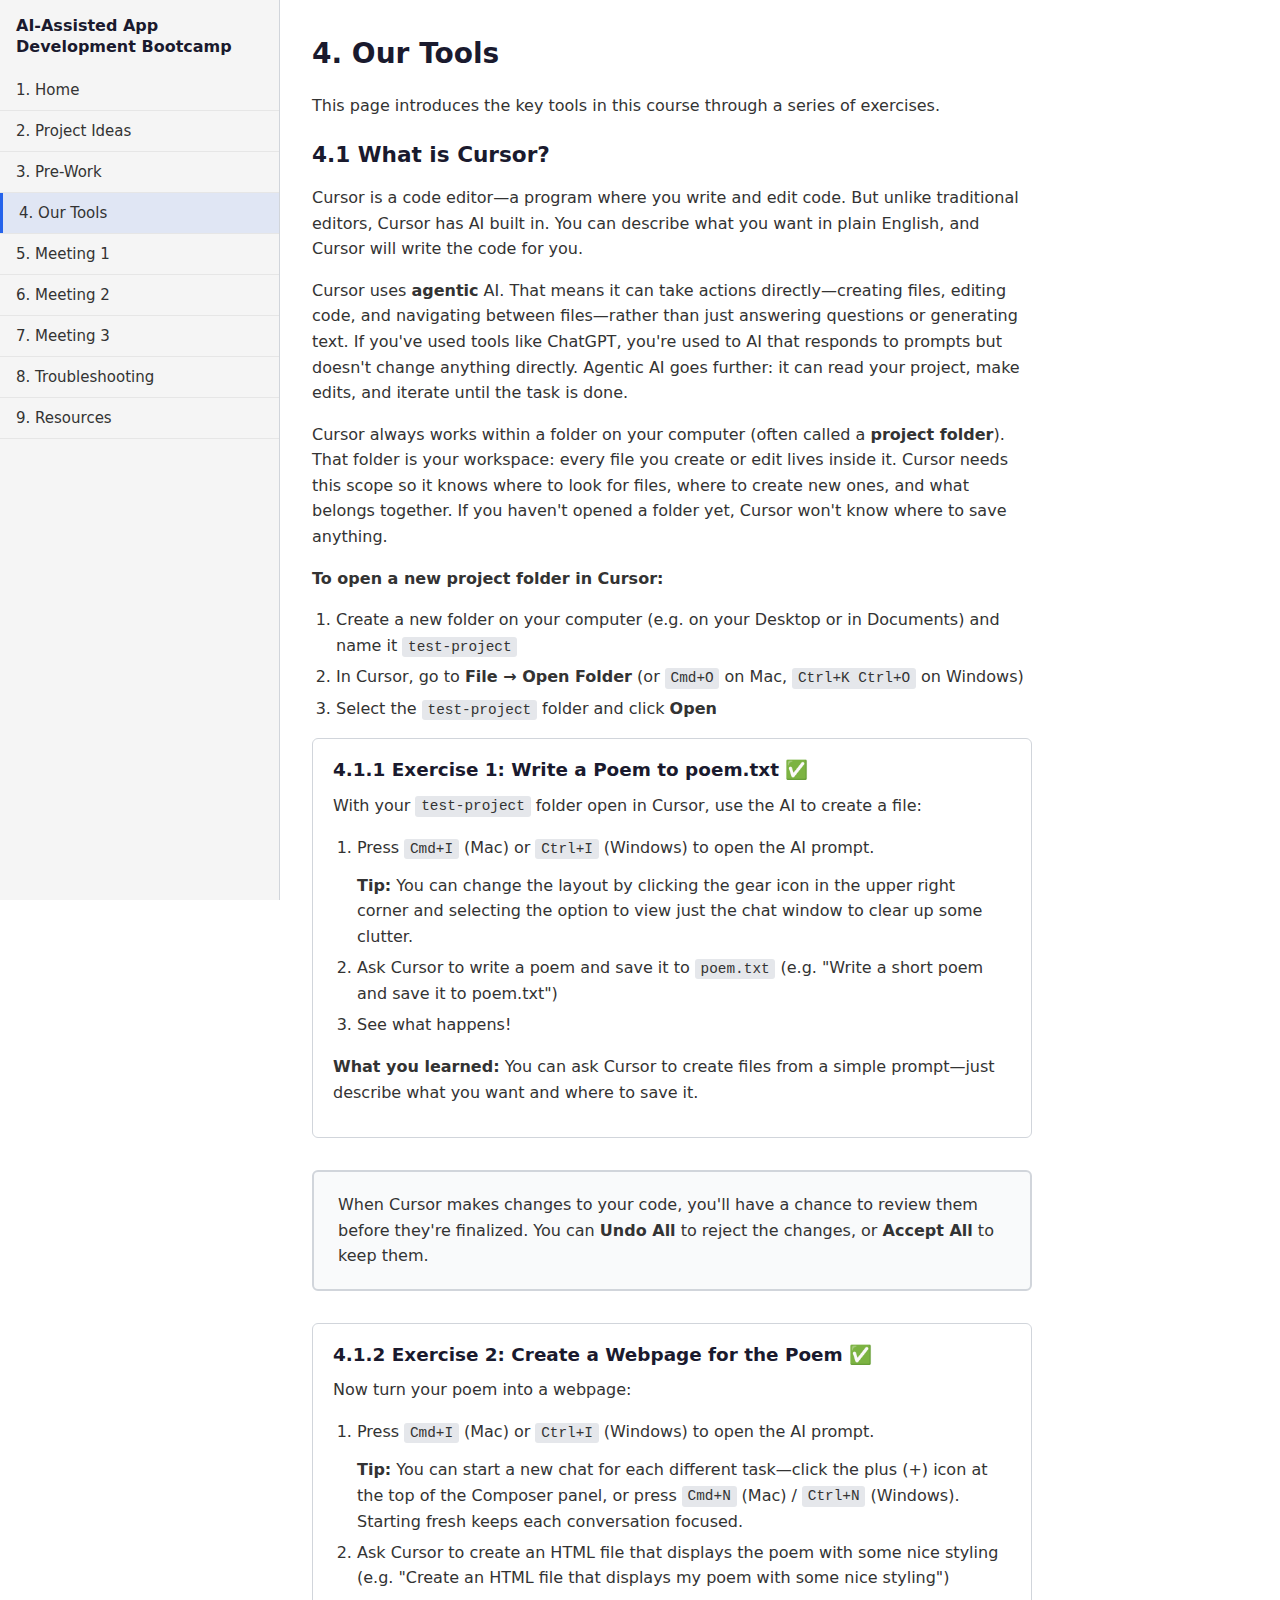
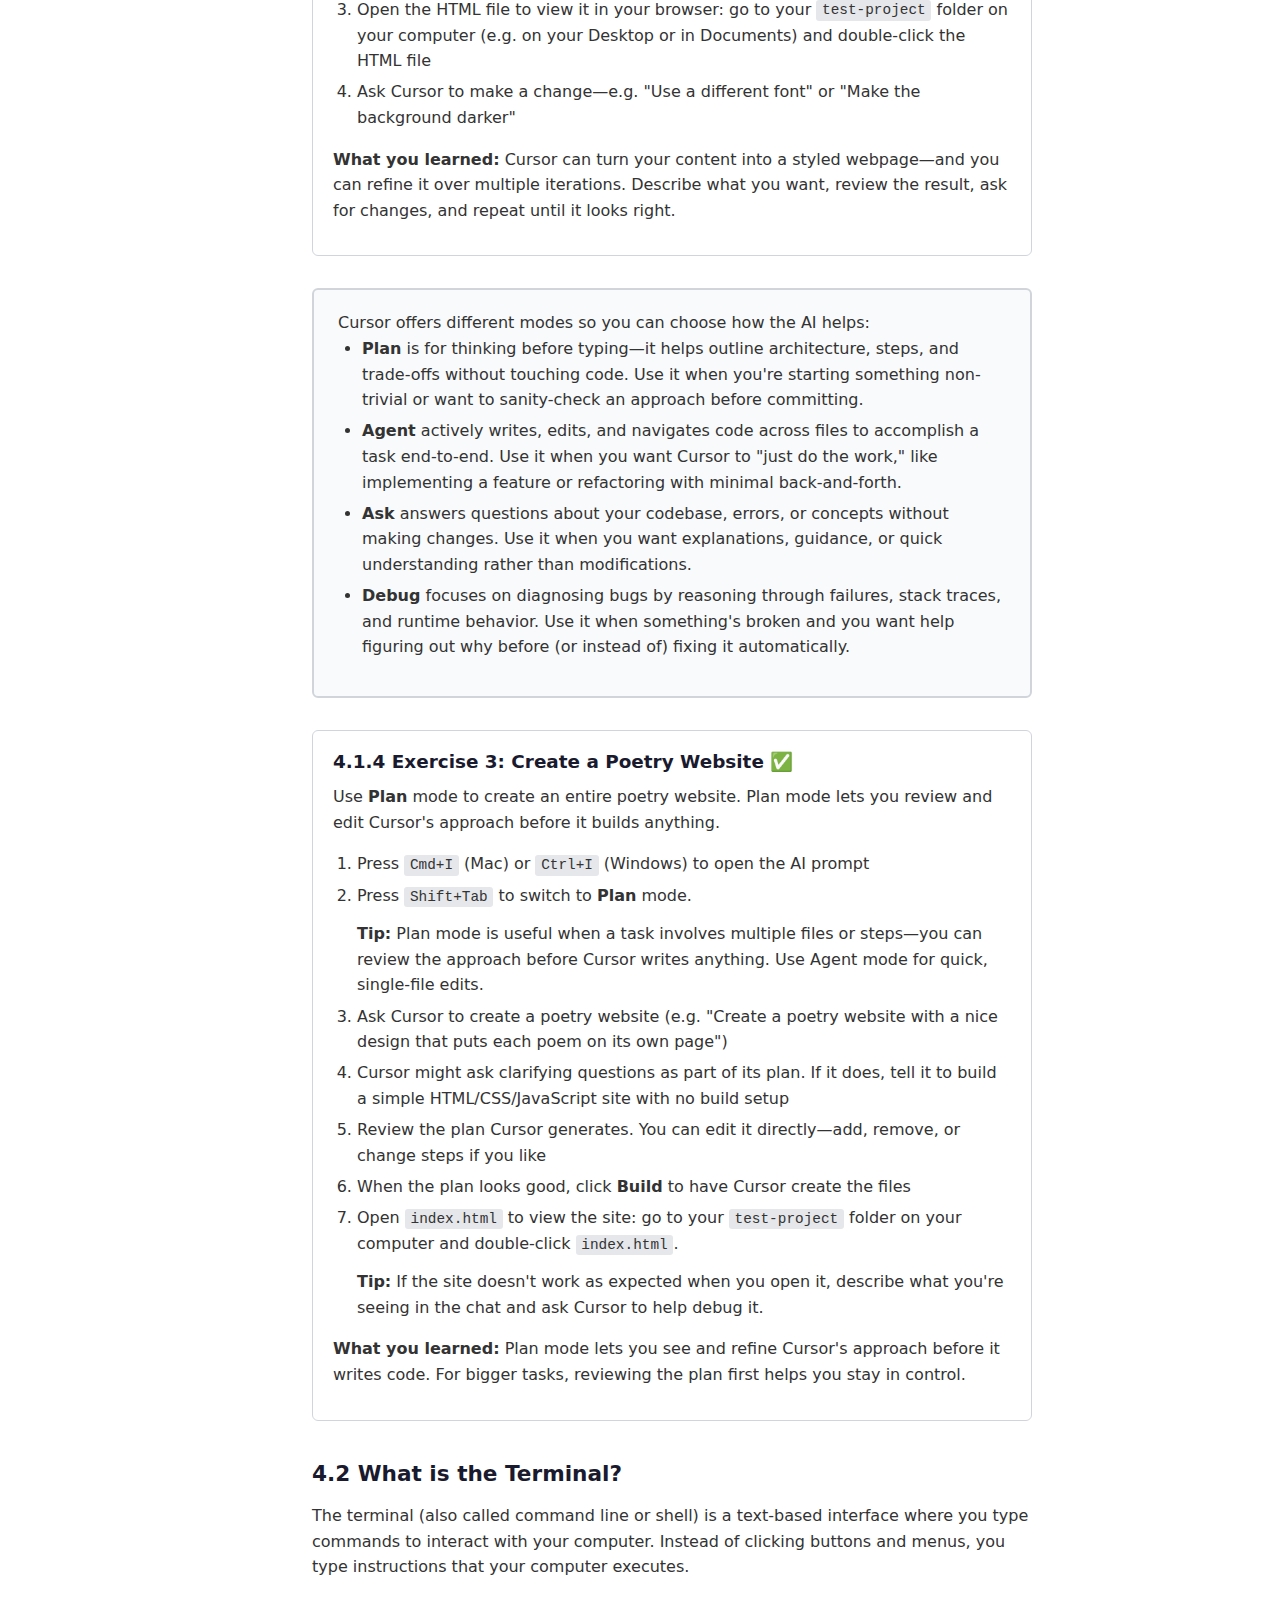
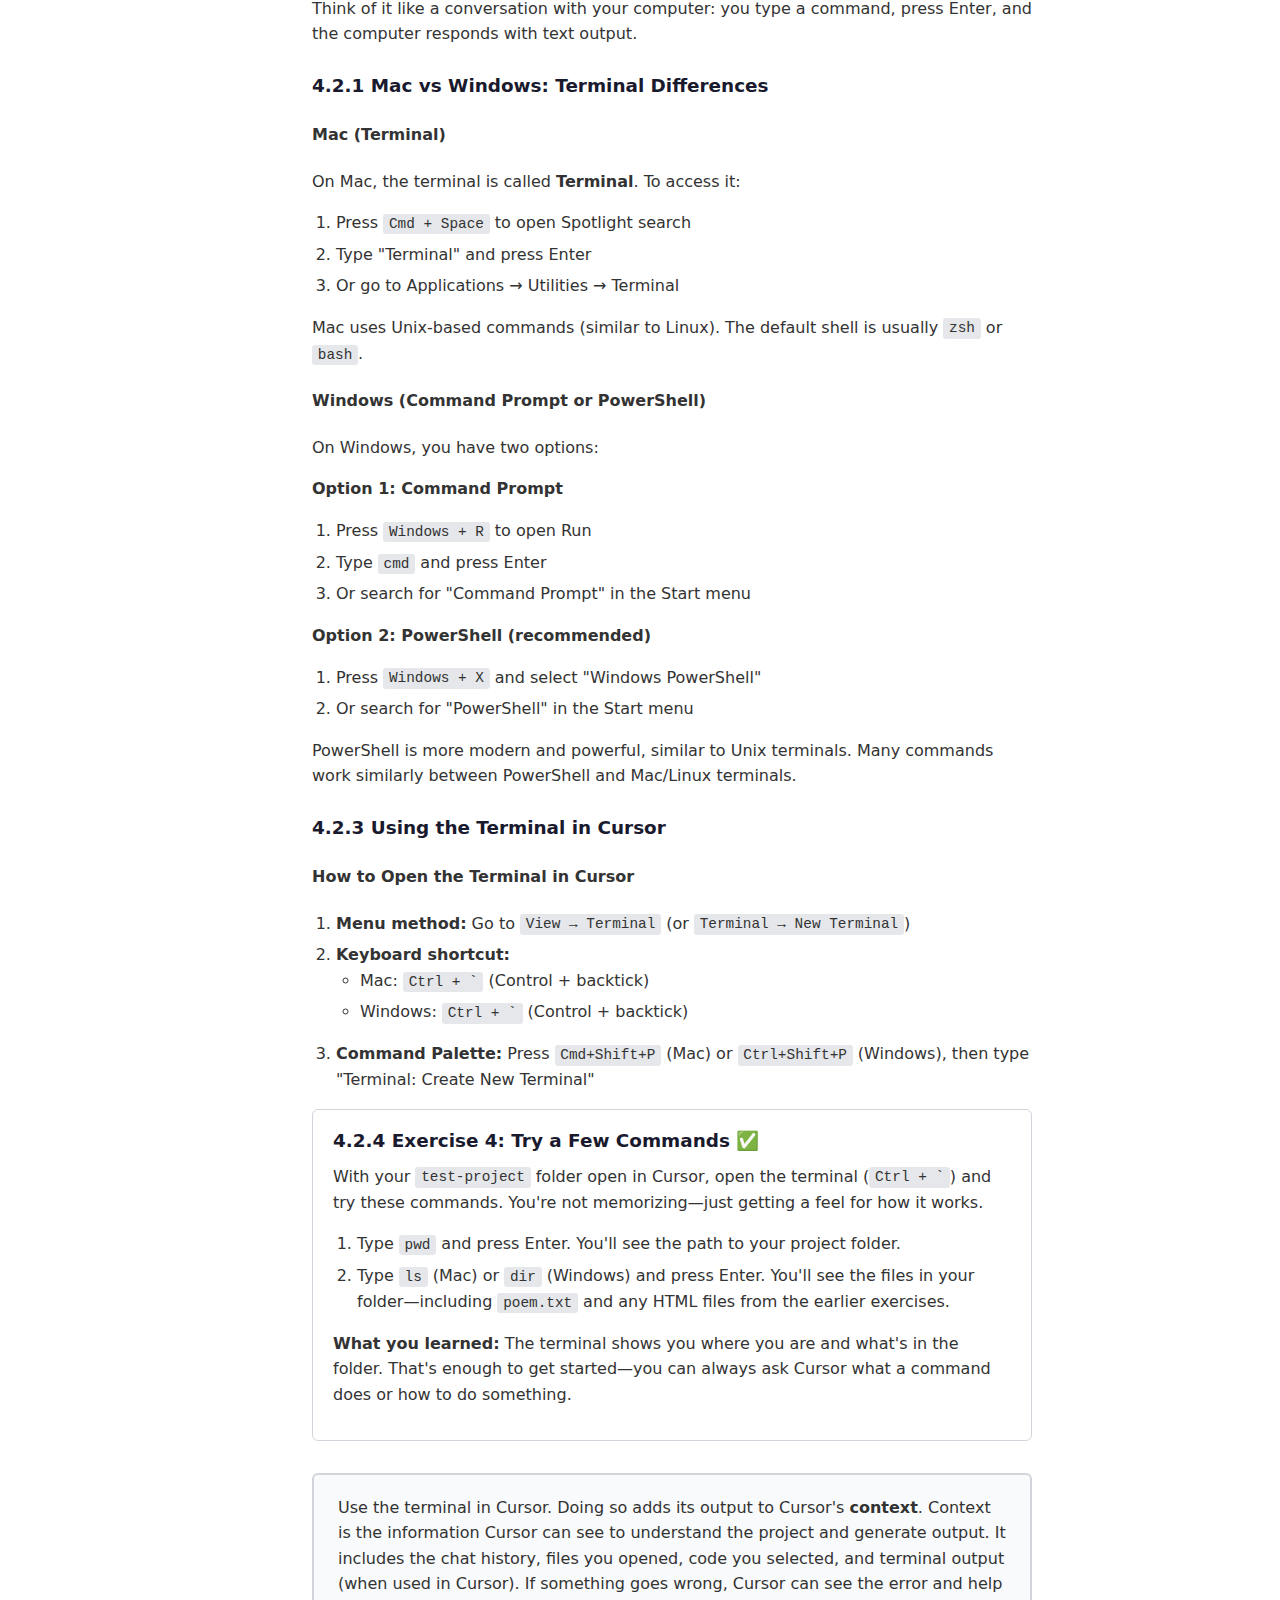
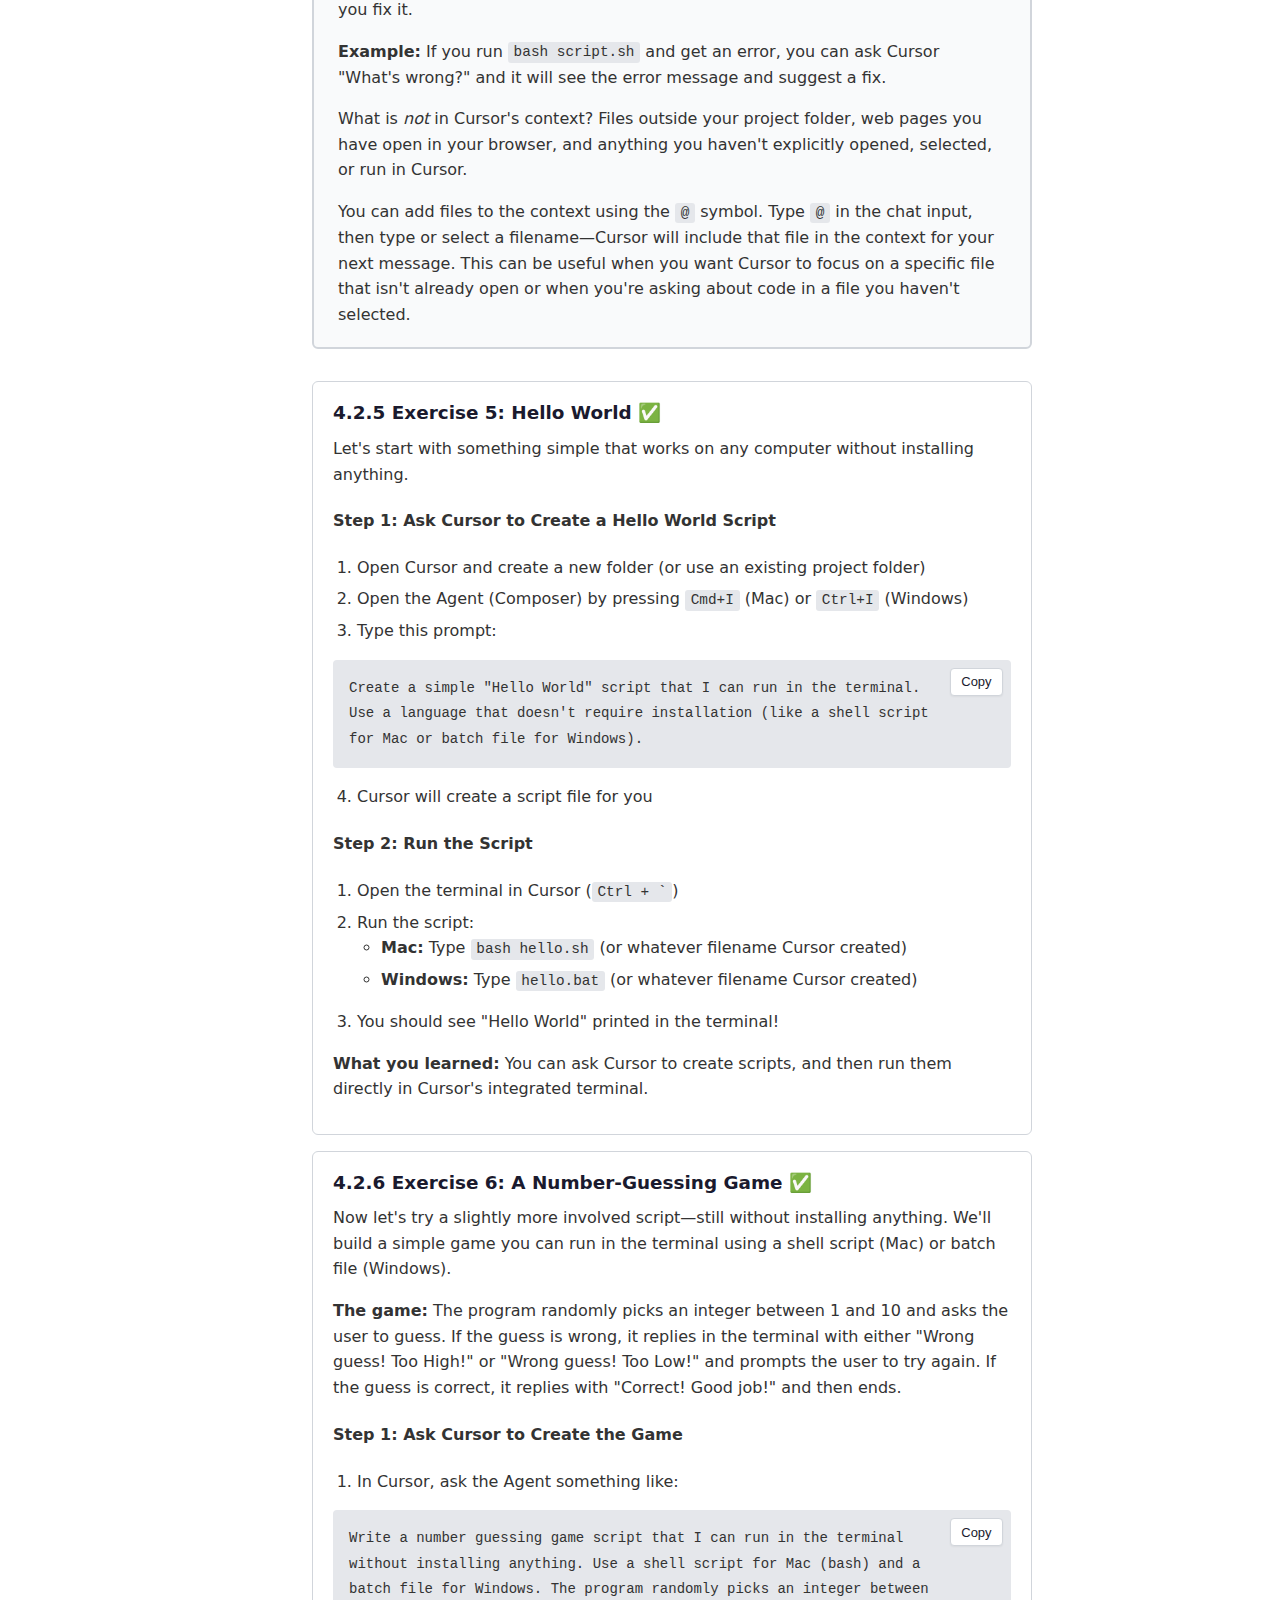
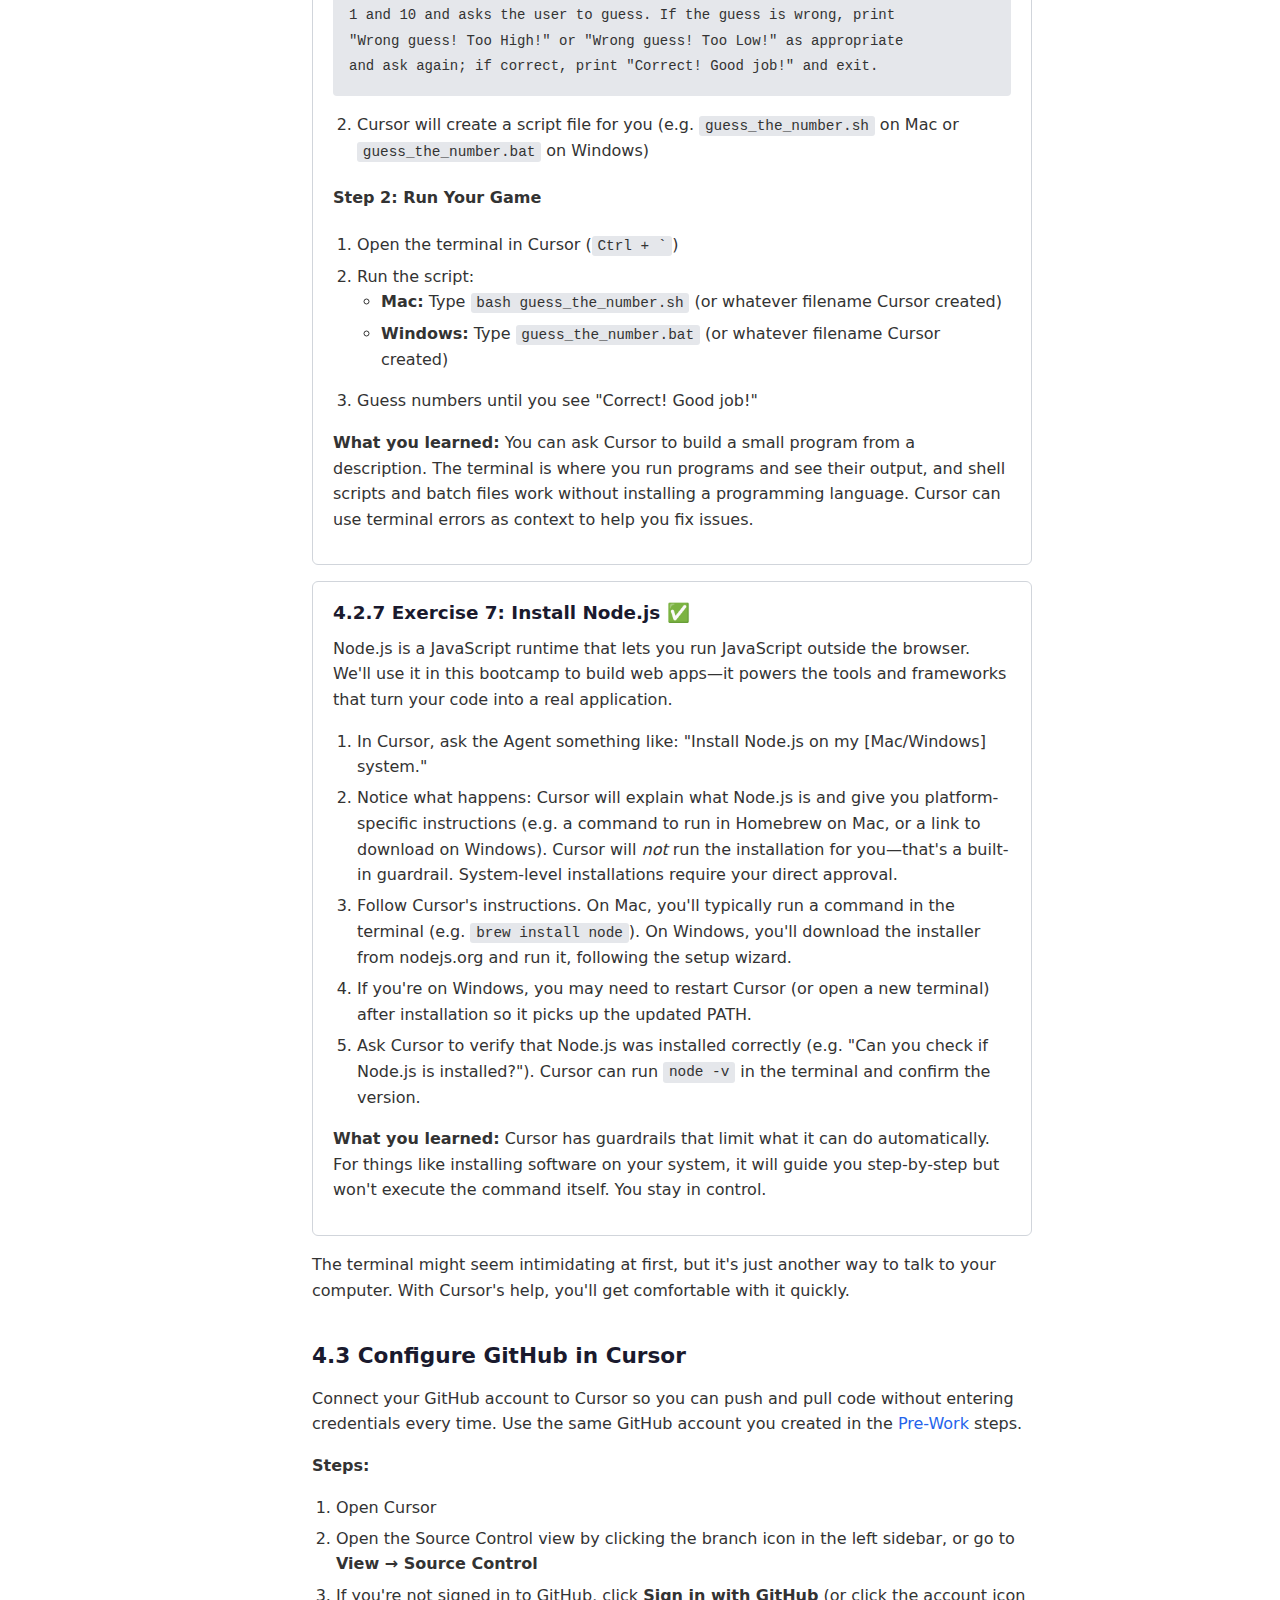
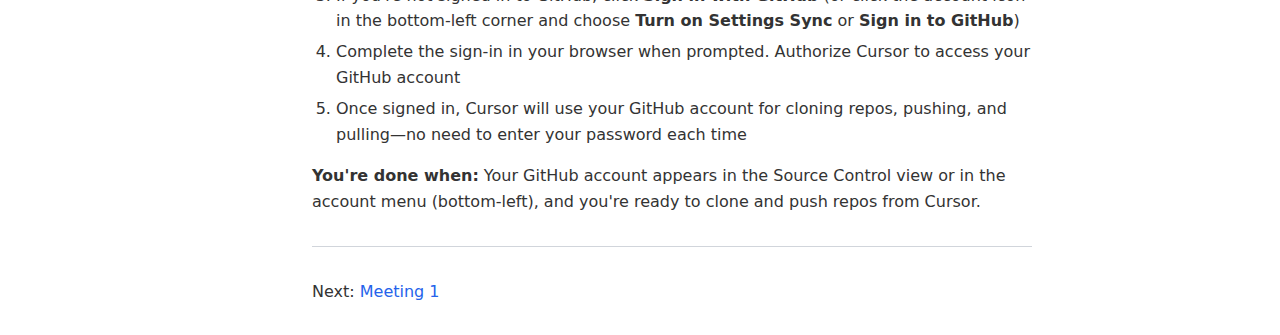
<file: our-tools.html>
<!DOCTYPE html>
<html lang="en">
<head>
  <meta charset="UTF-8">
  <meta name="viewport" content="width=device-width, initial-scale=1.0">
  <title>Our Tools | AI-Assisted App Development Bootcamp</title>
  <link rel="stylesheet" href="styles.css">
</head>
<body data-current-page="our-tools">
  <header class="site-header">
    <button class="hamburger" aria-label="Toggle menu" aria-expanded="false">&#9776;</button>
    <h1 class="site-title"><a href="index.html">AI-Assisted App Development Bootcamp</a></h1>
  </header>
  <aside class="sidebar">
    <div class="nav-inner">
      <p class="site-title"><a href="index.html">AI-Assisted App Development Bootcamp</a></p>
      <nav>
        <ul>
          <li><a href="index.html">1. Home</a></li>
          <li><a href="app-idea.html">2. Project Ideas</a></li>
          <li><a href="pre-work.html">3. Pre-Work</a></li>
          <li><a href="our-tools.html">4. Our Tools</a></li>
          <li><a href="meeting-1.html">5. Meeting 1</a></li>
          <li><a href="meeting-2.html">6. Meeting 2</a></li>
          <li><a href="meeting-3.html">7. Meeting 3</a></li>
          <li><a href="troubleshooting.html">8. Troubleshooting</a></li>
          <li><a href="resources.html">9. Resources</a></li>
        </ul>
      </nav>
    </div>
  </aside>
  <main class="main-content">
    <article>
      <h1 id="our-tools">4. Our Tools</h1>
      <p>This page introduces the key tools in this course through a series of exercises.</p>

      <h2 id="what-is-cursor">4.1 What is Cursor?</h2>
      <p>Cursor is a code editor—a program where you write and edit code. But unlike traditional editors, Cursor has AI built in. You can describe what you want in plain English, and Cursor will write the code for you.</p>
      <p>Cursor uses <strong>agentic</strong> AI. That means it can take actions directly—creating files, editing code, and navigating between files—rather than just answering questions or generating text. If you've used tools like ChatGPT, you're used to AI that responds to prompts but doesn't change anything directly. Agentic AI goes further: it can read your project, make edits, and iterate until the task is done.</p>
      <p>Cursor always works within a folder on your computer (often called a <strong>project folder</strong>). That folder is your workspace: every file you create or edit lives inside it. Cursor needs this scope so it knows where to look for files, where to create new ones, and what belongs together. If you haven't opened a folder yet, Cursor won't know where to save anything.</p>
      <p><strong>To open a new project folder in Cursor:</strong></p>
      <ol>
        <li>Create a new folder on your computer (e.g. on your Desktop or in Documents) and name it <code>test-project</code></li>
        <li>In Cursor, go to <strong>File → Open Folder</strong> (or <code>Cmd+O</code> on Mac, <code>Ctrl+K Ctrl+O</code> on Windows)</li>
        <li>Select the <code>test-project</code> folder and click <strong>Open</strong></li>
      </ol>
      <div class="exercise-box">
        <h3 id="exercise-1-write-a-poem">4.1.1 Exercise 1: Write a Poem to poem.txt ✅</h3>
        <p>With your <code>test-project</code> folder open in Cursor, use the AI to create a file:</p>
        <ol>
          <li>Press <code>Cmd+I</code> (Mac) or <code>Ctrl+I</code> (Windows) to open the AI prompt.
            <p class="step-tip"><strong>Tip:</strong> You can change the layout by clicking the gear icon in the upper right corner and selecting the option to view just the chat window to clear up some clutter.</p>
          </li>
          <li>Ask Cursor to write a poem and save it to <code>poem.txt</code> (e.g. "Write a short poem and save it to poem.txt")</li>
          <li>See what happens!</li>
        </ol>
        <p><strong>What you learned:</strong> You can ask Cursor to create files from a simple prompt—just describe what you want and where to save it.</p>
      </div>

      <div class="callout-box">
        <p>When Cursor makes changes to your code, you'll have a chance to review them before they're finalized. You can <strong>Undo All</strong> to reject the changes, or <strong>Accept All</strong> to keep them.</p>
      </div>

      <div class="exercise-box">
        <h3 id="exercise-2-create-a-website-for-the-poem">4.1.2 Exercise 2: Create a Webpage for the Poem ✅</h3>
        <p>Now turn your poem into a webpage:</p>
        <ol>
          <li>Press <code>Cmd+I</code> (Mac) or <code>Ctrl+I</code> (Windows) to open the AI prompt.
            <p class="step-tip"><strong>Tip:</strong> You can start a new chat for each different task—click the plus (+) icon at the top of the Composer panel, or press <code>Cmd+N</code> (Mac) / <code>Ctrl+N</code> (Windows). Starting fresh keeps each conversation focused.</p>
          </li>
          <li>Ask Cursor to create an HTML file that displays the poem with some nice styling (e.g. "Create an HTML file that displays my poem with some nice styling")</li>
          <li>Open the HTML file to view it in your browser: go to your <code>test-project</code> folder on your computer (e.g. on your Desktop or in Documents) and double-click the HTML file</li>
          <li>Ask Cursor to make a change—e.g. "Use a different font" or "Make the background darker"</li>
        </ol>
        <p><strong>What you learned:</strong> Cursor can turn your content into a styled webpage—and you can refine it over multiple iterations. Describe what you want, review the result, ask for changes, and repeat until it looks right.</p>
      </div>

      <div class="callout-box">
        <p>Cursor offers different modes so you can choose how the AI helps:</p>
        <ul>
          <li><strong>Plan</strong> is for thinking before typing—it helps outline architecture, steps, and trade-offs without touching code. Use it when you're starting something non-trivial or want to sanity-check an approach before committing.</li>
          <li><strong>Agent</strong> actively writes, edits, and navigates code across files to accomplish a task end-to-end. Use it when you want Cursor to "just do the work," like implementing a feature or refactoring with minimal back-and-forth.</li>
          <li><strong>Ask</strong> answers questions about your codebase, errors, or concepts without making changes. Use it when you want explanations, guidance, or quick understanding rather than modifications.</li>
          <li><strong>Debug</strong> focuses on diagnosing bugs by reasoning through failures, stack traces, and runtime behavior. Use it when something's broken and you want help figuring out why before (or instead of) fixing it automatically.</li>
        </ul>
      </div>

      <div class="exercise-box">
        <h3 id="exercise-3-create-a-poetry-website">4.1.4 Exercise 3: Create a Poetry Website ✅</h3>
        <p>Use <strong>Plan</strong> mode to create an entire poetry website. Plan mode lets you review and edit Cursor's approach before it builds anything.</p>
        <ol>
          <li>Press <code>Cmd+I</code> (Mac) or <code>Ctrl+I</code> (Windows) to open the AI prompt</li>
          <li>Press <code>Shift+Tab</code> to switch to <strong>Plan</strong> mode.
            <p class="step-tip"><strong>Tip:</strong> Plan mode is useful when a task involves multiple files or steps—you can review the approach before Cursor writes anything. Use Agent mode for quick, single-file edits.</p>
          </li>
          <li>Ask Cursor to create a poetry website (e.g. "Create a poetry website with a nice design that puts each poem on its own page")</li>
          <li>Cursor might ask clarifying questions as part of its plan. If it does, tell it to build a simple HTML/CSS/JavaScript site with no build setup</li>
          <li>Review the plan Cursor generates. You can edit it directly—add, remove, or change steps if you like</li>
          <li>When the plan looks good, click <strong>Build</strong> to have Cursor create the files</li>
          <li>Open <code>index.html</code> to view the site: go to your <code>test-project</code> folder on your computer and double-click <code>index.html</code>.
            <p class="step-tip"><strong>Tip:</strong> If the site doesn't work as expected when you open it, describe what you're seeing in the chat and ask Cursor to help debug it.</p>
          </li>
        </ol>
        <p><strong>What you learned:</strong> Plan mode lets you see and refine Cursor's approach before it writes code. For bigger tasks, reviewing the plan first helps you stay in control.</p>
      </div>

      <h2 id="what-is-the-terminal">4.2 What is the Terminal?</h2>
      <p>The terminal (also called command line or shell) is a text-based interface where you type commands to interact with your computer. Instead of clicking buttons and menus, you type instructions that your computer executes.</p>
      <p>Think of it like a conversation with your computer: you type a command, press Enter, and the computer responds with text output.</p>

      <h3 id="mac-vs-windows-terminal-differences">4.2.1 Mac vs Windows: Terminal Differences</h3>

      <h4 id="mac-terminal">Mac (Terminal)</h4>
      <p>On Mac, the terminal is called <strong>Terminal</strong>. To access it:</p>
      <ol>
        <li>Press <code>Cmd + Space</code> to open Spotlight search</li>
        <li>Type "Terminal" and press Enter</li>
        <li>Or go to Applications → Utilities → Terminal</li>
      </ol>
      <p>Mac uses Unix-based commands (similar to Linux). The default shell is usually <code>zsh</code> or <code>bash</code>.</p>

      <h4 id="windows-command-prompt-or-powershell">Windows (Command Prompt or PowerShell)</h4>
      <p>On Windows, you have two options:</p>
      <p><strong>Option 1: Command Prompt</strong></p>
      <ol>
        <li>Press <code>Windows + R</code> to open Run</li>
        <li>Type <code>cmd</code> and press Enter</li>
        <li>Or search for "Command Prompt" in the Start menu</li>
      </ol>
      <p><strong>Option 2: PowerShell (recommended)</strong></p>
      <ol>
        <li>Press <code>Windows + X</code> and select "Windows PowerShell"</li>
        <li>Or search for "PowerShell" in the Start menu</li>
      </ol>
      <p>PowerShell is more modern and powerful, similar to Unix terminals. Many commands work similarly between PowerShell and Mac/Linux terminals.</p>

      <h3 id="using-the-terminal-in-cursor">4.2.3 Using the Terminal in Cursor</h3>

      <h4 id="how-to-open-the-terminal-in-cursor">How to Open the Terminal in Cursor</h4>
      <ol>
        <li><strong>Menu method:</strong> Go to <code>View → Terminal</code> (or <code>Terminal → New Terminal</code>)</li>
        <li><strong>Keyboard shortcut:</strong>
          <ul>
            <li>Mac: <code>Ctrl + `</code> (Control + backtick)</li>
            <li>Windows: <code>Ctrl + `</code> (Control + backtick)</li>
          </ul>
        </li>
        <li><strong>Command Palette:</strong> Press <code>Cmd+Shift+P</code> (Mac) or <code>Ctrl+Shift+P</code> (Windows), then type "Terminal: Create New Terminal"</li>
      </ol>

      <div class="exercise-box">
        <h3 id="exercise-4-try-a-few-commands">4.2.4 Exercise 4: Try a Few Commands ✅</h3>
        <p>With your <code>test-project</code> folder open in Cursor, open the terminal (<code>Ctrl + `</code>) and try these commands. You're not memorizing—just getting a feel for how it works.</p>
        <ol>
          <li>Type <code>pwd</code> and press Enter. You'll see the path to your project folder.</li>
          <li>Type <code>ls</code> (Mac) or <code>dir</code> (Windows) and press Enter. You'll see the files in your folder—including <code>poem.txt</code> and any HTML files from the earlier exercises.</li>
        </ol>
        <p><strong>What you learned:</strong> The terminal shows you where you are and what's in the folder. That's enough to get started—you can always ask Cursor what a command does or how to do something.</p>
      </div>

      <div class="callout-box">
        <p>Use the terminal in Cursor. Doing so adds its output to Cursor's <strong>context</strong>. Context is the information Cursor can see to understand the project and generate output. It includes the chat history, files you opened, code you selected, and terminal output (when used in Cursor). If something goes wrong, Cursor can see the error and help you fix it.</p>
        <p><strong>Example:</strong> If you run <code>bash script.sh</code> and get an error, you can ask Cursor "What's wrong?" and it will see the error message and suggest a fix.</p>
        <p>What is <em>not</em> in Cursor's context? Files outside your project folder, web pages you have open in your browser, and anything you haven't explicitly opened, selected, or run in Cursor.</p>
        <p>You can add files to the context using the <code>@</code> symbol. Type <code>@</code> in the chat input, then type or select a filename—Cursor will include that file in the context for your next message. This can be useful when you want Cursor to focus on a specific file that isn't already open or when you're asking about code in a file you haven't selected.</p>
      </div>

      <div class="exercise-box">
        <h3 id="exercise-5-hello-world-no-installation-required">4.2.5 Exercise 5: Hello World ✅</h3>
        <p>Let's start with something simple that works on any computer without installing anything.</p>

        <h4 id="step-1-ask-cursor-to-create-a-hello-world-script">Step 1: Ask Cursor to Create a Hello World Script</h4>
        <ol>
          <li>Open Cursor and create a new folder (or use an existing project folder)</li>
          <li>Open the Agent (Composer) by pressing <code>Cmd+I</code> (Mac) or <code>Ctrl+I</code> (Windows)</li>
          <li>Type this prompt:</li>
        </ol>
        <div class="code-block-wrapper">
          <pre><code>Create a simple "Hello World" script that I can run in the terminal. Use a language that doesn't require installation (like a shell script for Mac or batch file for Windows).</code></pre>
          <button type="button" class="copy-code-btn">Copy</button>
        </div>
        <ol start="4">
          <li>Cursor will create a script file for you</li>
        </ol>

        <h4 id="step-2-run-the-script">Step 2: Run the Script</h4>
        <ol>
          <li>Open the terminal in Cursor (<code>Ctrl + `</code>)</li>
          <li>Run the script:
            <ul>
              <li><strong>Mac:</strong> Type <code>bash hello.sh</code> (or whatever filename Cursor created)</li>
              <li><strong>Windows:</strong> Type <code>hello.bat</code> (or whatever filename Cursor created)</li>
            </ul>
          </li>
          <li>You should see "Hello World" printed in the terminal!</li>
        </ol>
        <p><strong>What you learned:</strong> You can ask Cursor to create scripts, and then run them directly in Cursor's integrated terminal.</p>
      </div>

      <div class="exercise-box">
        <h3 id="exercise-6-a-number-guessing-game-no-installation-required">4.2.6 Exercise 6: A Number-Guessing Game ✅</h3>
        <p>Now let's try a slightly more involved script—still without installing anything. We'll build a simple game you can run in the terminal using a shell script (Mac) or batch file (Windows).</p>
        <p><strong>The game:</strong> The program randomly picks an integer between 1 and 10 and asks the user to guess. If the guess is wrong, it replies in the terminal with either "Wrong guess! Too High!" or "Wrong guess! Too Low!" and prompts the user to try again. If the guess is correct, it replies with "Correct! Good job!" and then ends.</p>

        <h4 id="step-1-ask-cursor-to-create-the-game">Step 1: Ask Cursor to Create the Game</h4>
        <ol>
          <li>In Cursor, ask the Agent something like:</li>
        </ol>
        <div class="code-block-wrapper">
          <pre><code>Write a number guessing game script that I can run in the terminal without installing anything. Use a shell script for Mac (bash) and a batch file for Windows. The program randomly picks an integer between 1 and 10 and asks the user to guess. If the guess is wrong, print "Wrong guess! Too High!" or "Wrong guess! Too Low!" as appropriate and ask again; if correct, print "Correct! Good job!" and exit.</code></pre>
          <button type="button" class="copy-code-btn">Copy</button>
        </div>
        <ol start="2">
          <li>Cursor will create a script file for you (e.g. <code>guess_the_number.sh</code> on Mac or <code>guess_the_number.bat</code> on Windows)</li>
        </ol>

        <h4 id="step-2-run-your-game">Step 2: Run Your Game</h4>
        <ol>
          <li>Open the terminal in Cursor (<code>Ctrl + `</code>)</li>
          <li>Run the script:
            <ul>
              <li><strong>Mac:</strong> Type <code>bash guess_the_number.sh</code> (or whatever filename Cursor created)</li>
              <li><strong>Windows:</strong> Type <code>guess_the_number.bat</code> (or whatever filename Cursor created)</li>
            </ul>
          </li>
          <li>Guess numbers until you see "Correct! Good job!"</li>
        </ol>
        <p><strong>What you learned:</strong> You can ask Cursor to build a small program from a description. The terminal is where you run programs and see their output, and shell scripts and batch files work without installing a programming language. Cursor can use terminal errors as context to help you fix issues.</p>
      </div>

      <div class="exercise-box">
        <h3 id="exercise-7-install-node-js-and-see-cursors-guardrails">4.2.7 Exercise 7: Install Node.js ✅</h3>
        <p>Node.js is a JavaScript runtime that lets you run JavaScript outside the browser. We'll use it in this bootcamp to build web apps—it powers the tools and frameworks that turn your code into a real application.</p>
        <ol>
          <li>In Cursor, ask the Agent something like: "Install Node.js on my [Mac/Windows] system."</li>
          <li>Notice what happens: Cursor will explain what Node.js is and give you platform-specific instructions (e.g. a command to run in Homebrew on Mac, or a link to download on Windows). Cursor will <em>not</em> run the installation for you—that's a built-in guardrail. System-level installations require your direct approval.</li>
          <li>Follow Cursor's instructions. On Mac, you'll typically run a command in the terminal (e.g. <code>brew install node</code>). On Windows, you'll download the installer from nodejs.org and run it, following the setup wizard.</li>
          <li>If you're on Windows, you may need to restart Cursor (or open a new terminal) after installation so it picks up the updated PATH.</li>
          <li>Ask Cursor to verify that Node.js was installed correctly (e.g. "Can you check if Node.js is installed?"). Cursor can run <code>node -v</code> in the terminal and confirm the version.</li>
        </ol>
        <p><strong>What you learned:</strong> Cursor has guardrails that limit what it can do automatically. For things like installing software on your system, it will guide you step-by-step but won't execute the command itself. You stay in control.</p>
      </div>

      <p>The terminal might seem intimidating at first, but it's just another way to talk to your computer. With Cursor's help, you'll get comfortable with it quickly.</p>

      <h2 id="configure-github-in-cursor">4.3 Configure GitHub in Cursor</h2>
      <p>Connect your GitHub account to Cursor so you can push and pull code without entering credentials every time. Use the same GitHub account you created in the <a href="pre-work.html#create-a-github-account">Pre-Work</a> steps.</p>
      <p><strong>Steps:</strong></p>
      <ol>
        <li>Open Cursor</li>
        <li>Open the Source Control view by clicking the branch icon in the left sidebar, or go to <strong>View → Source Control</strong></li>
        <li>If you're not signed in to GitHub, click <strong>Sign in with GitHub</strong> (or click the account icon in the bottom-left corner and choose <strong>Turn on Settings Sync</strong> or <strong>Sign in to GitHub</strong>)</li>
        <li>Complete the sign-in in your browser when prompted. Authorize Cursor to access your GitHub account</li>
        <li>Once signed in, Cursor will use your GitHub account for cloning repos, pushing, and pulling—no need to enter your password each time</li>
      </ol>
      <p><strong>You're done when:</strong> Your GitHub account appears in the Source Control view or in the account menu (bottom-left), and you're ready to clone and push repos from Cursor.</p>

      <hr>

      <p>Next: <a href="meeting-1.html">Meeting 1</a></p>
    </article>
  </main>
  <div class="sidebar-overlay" aria-hidden="true"></div>
  <script src="script.js"></script>
</body>
</html>
</file>
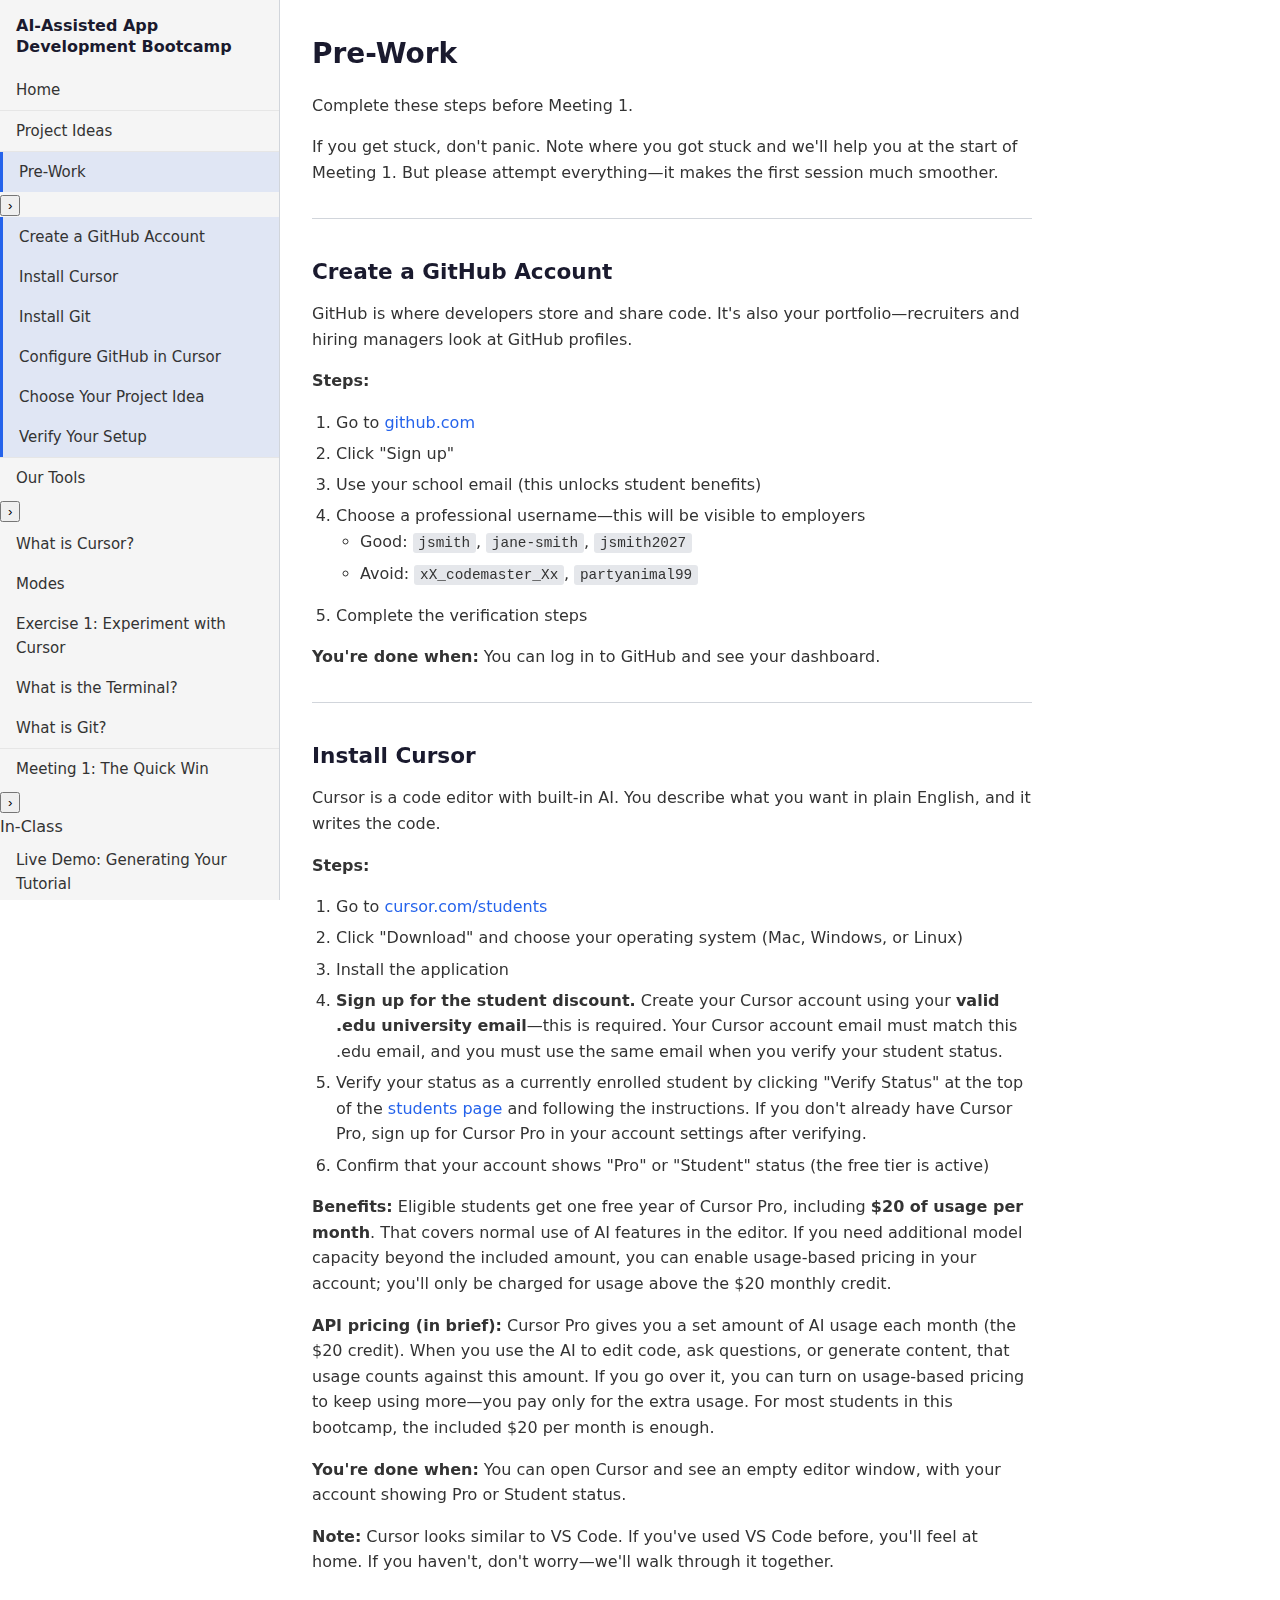
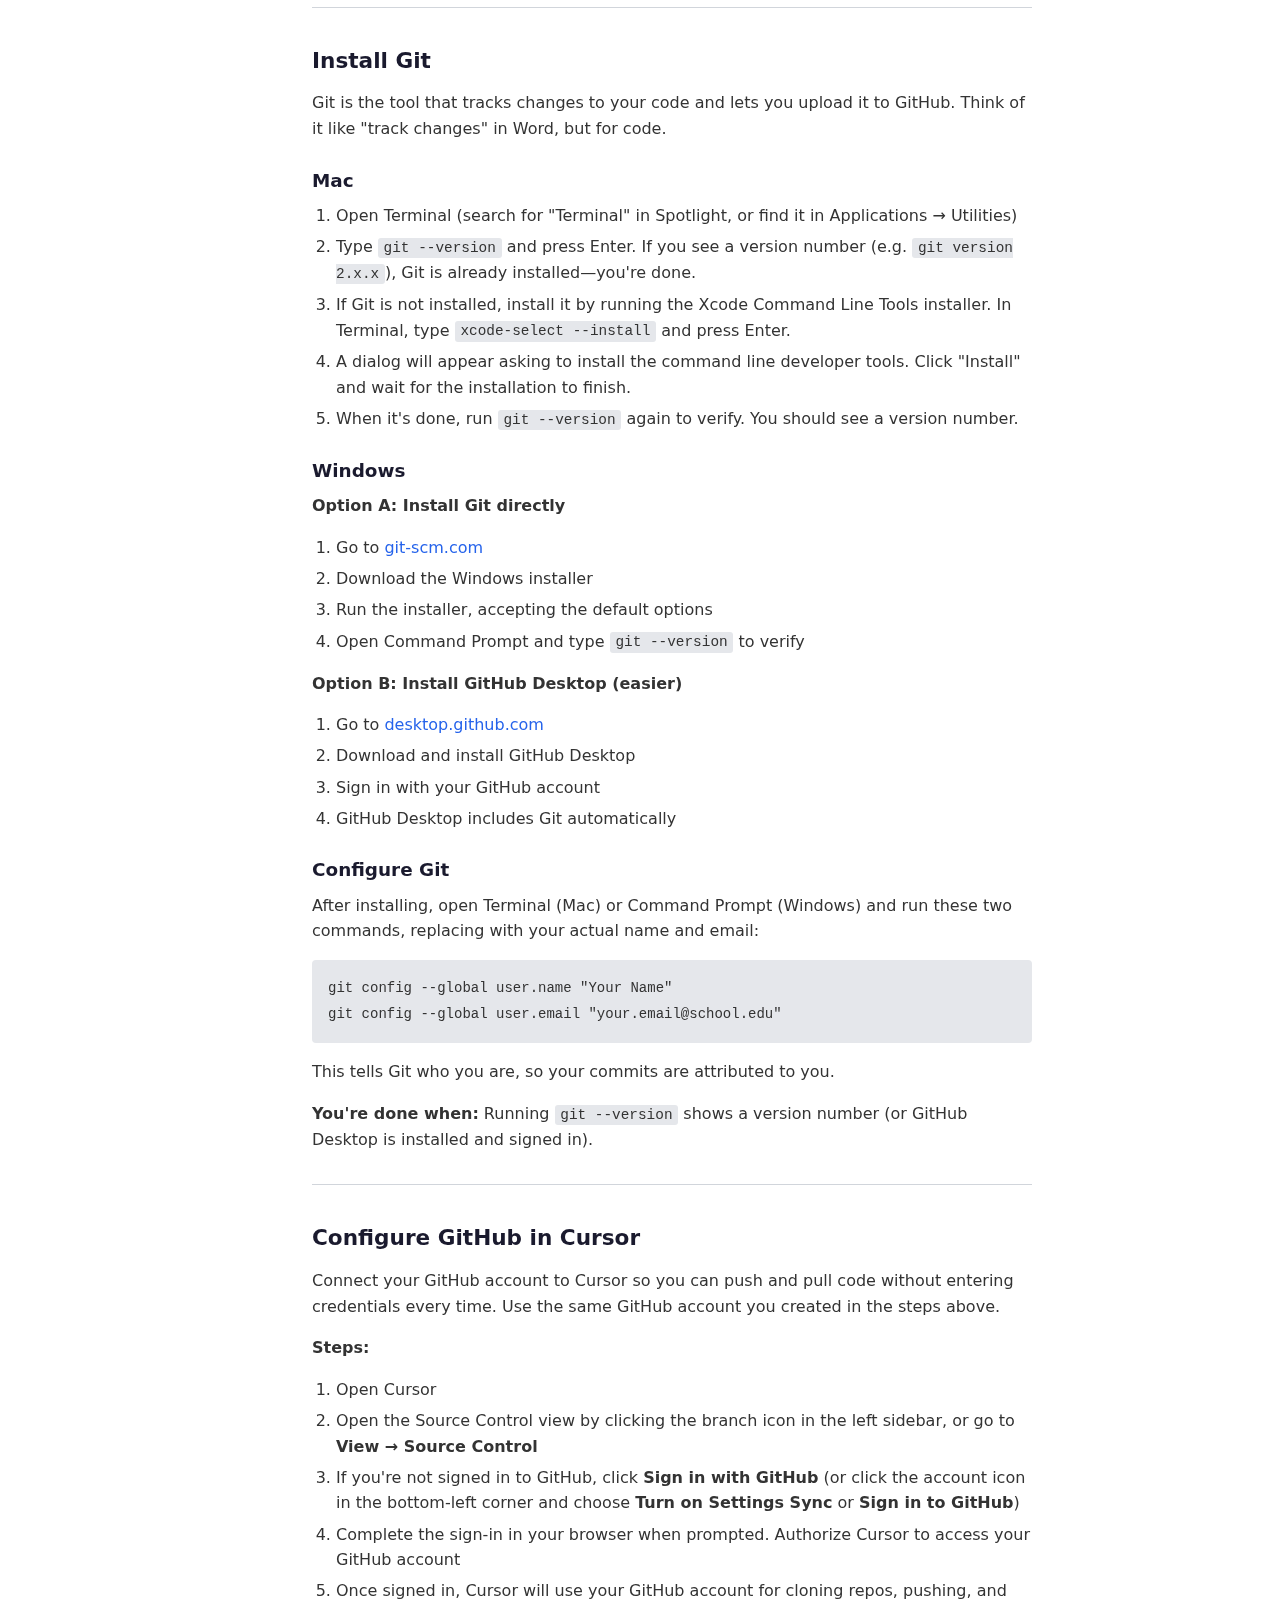
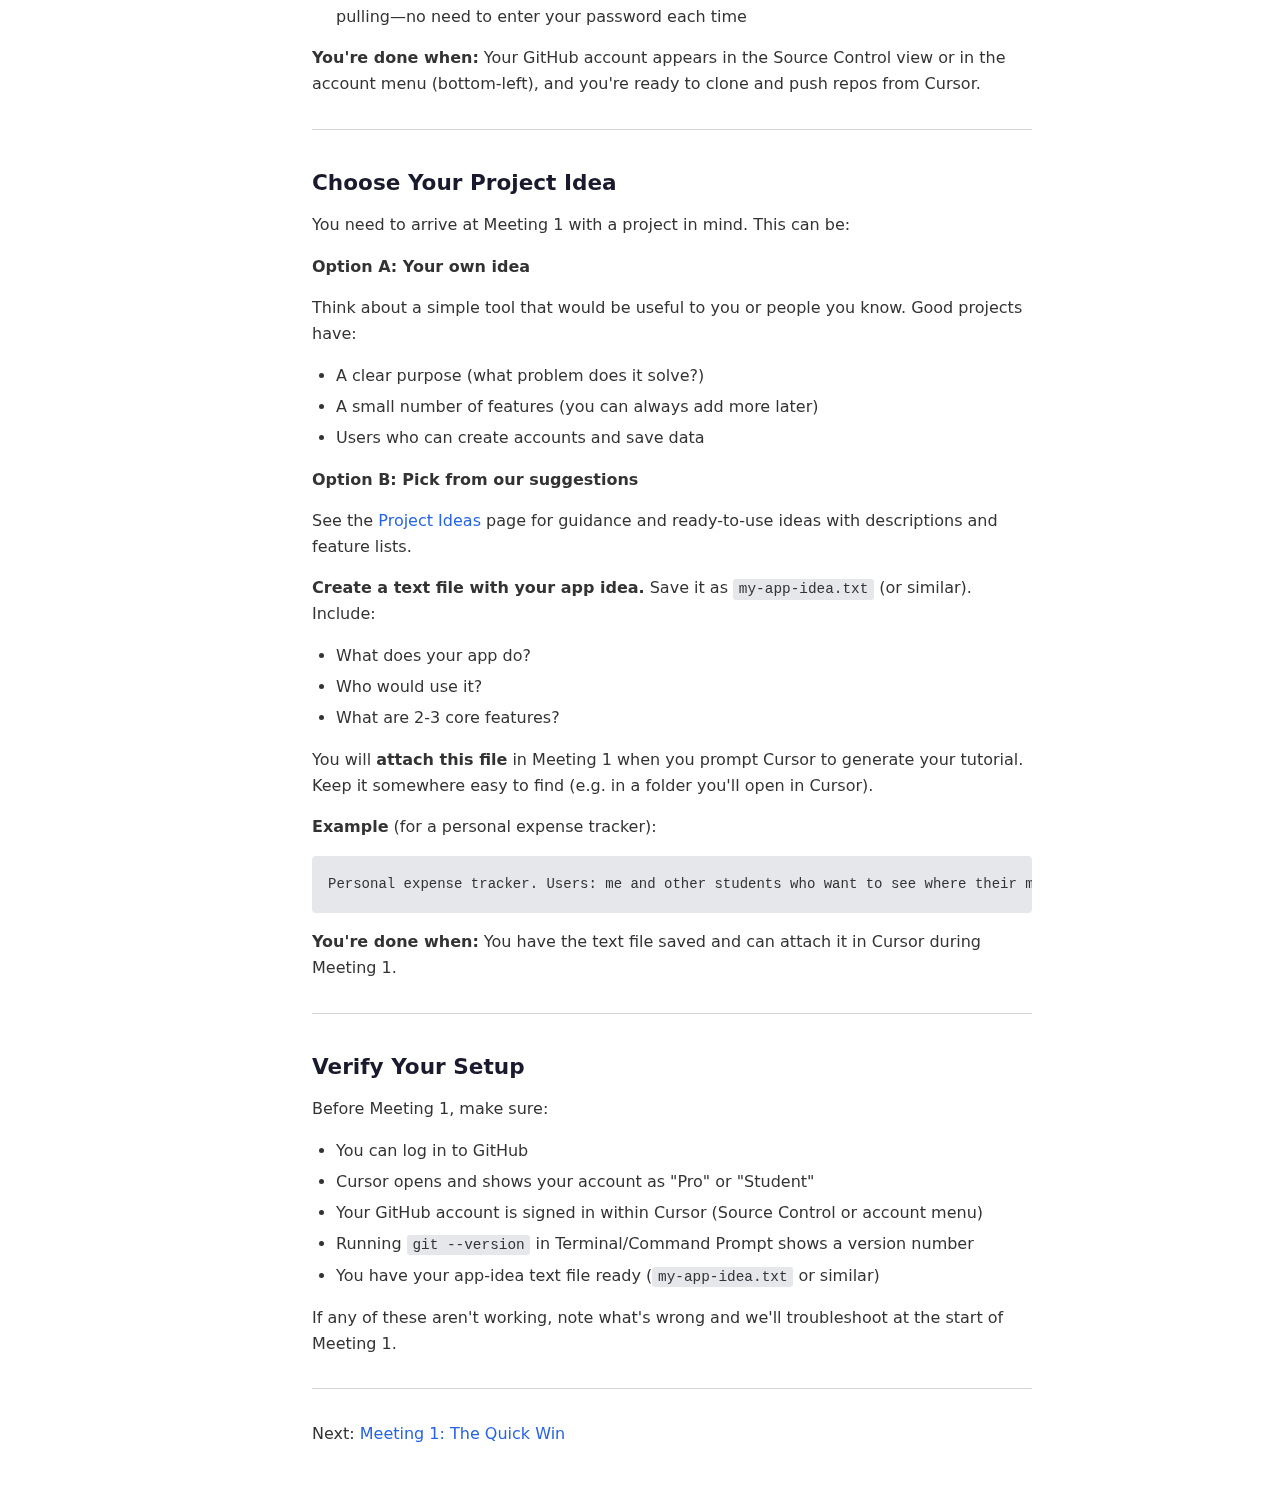
<file: pre-work.html>
<!DOCTYPE html>
<html lang="en">
<head>
  <meta charset="UTF-8">
  <meta name="viewport" content="width=device-width, initial-scale=1.0">
  <title>Pre-Work | AI-Assisted App Development Bootcamp</title>
  <link rel="stylesheet" href="styles.css">
</head>
<body data-current-page="pre-work">
  <header class="site-header">
    <button class="hamburger" aria-label="Toggle menu" aria-expanded="false">&#9776;</button>
    <h1 class="site-title"><a href="index.html">AI-Assisted App Development Bootcamp</a></h1>
  </header>
  <aside class="sidebar">
    <div class="nav-inner">
      <p class="site-title"><a href="index.html">AI-Assisted App Development Bootcamp</a></p>
      <nav>
        <ul>
          <li><a href="index.html">Home</a></li>
          <li><a href="app-idea.html">Project Ideas</a></li>
          <li class="nav-section">
            <div class="nav-item-wrapper">
              <a href="pre-work.html">Pre-Work</a>
              <button type="button" class="nav-toggle" aria-label="Expand">&#8250;</button>
            </div>
            <ul class="nav-children">
              <li><a href="pre-work.html#create-a-github-account">Create a GitHub Account</a></li>
              <li><a href="pre-work.html#install-cursor">Install Cursor</a></li>
              <li><a href="pre-work.html#install-git">Install Git</a></li>
              <li><a href="pre-work.html#configure-github-in-cursor">Configure GitHub in Cursor</a></li>
              <li><a href="pre-work.html#choose-your-project-idea">Choose Your Project Idea</a></li>
              <li><a href="pre-work.html#verify-your-setup">Verify Your Setup</a></li>
            </ul>
          </li>
          <li class="nav-section">
            <div class="nav-item-wrapper">
              <a href="our-tools.html">Our Tools</a>
              <button type="button" class="nav-toggle" aria-label="Expand">&#8250;</button>
            </div>
            <ul class="nav-children">
              <li><a href="our-tools.html#what-is-cursor">What is Cursor?</a></li>
              <li><a href="our-tools.html#cursor-modes">Modes</a></li>
              <li><a href="our-tools.html#exercise-1-experiment-with-cursor">Exercise 1: Experiment with Cursor</a></li>
              <li><a href="our-tools.html#what-is-the-terminal">What is the Terminal?</a></li>
              <li><a href="our-tools.html#what-is-git">What is Git?</a></li>
            </ul>
          </li>
          <li class="nav-section">
            <div class="nav-item-wrapper">
              <a href="meeting-1.html">Meeting 1: The Quick Win</a>
              <button type="button" class="nav-toggle" aria-label="Expand">&#8250;</button>
            </div>
            <ul class="nav-children">
              <li><span class="nav-group-label">In-Class</span></li>
              <li><a href="meeting-1.html#live-demo-generating-your-tutorial">Live Demo: Generating Your Tutorial</a></li>
              <li><a href="meeting-1.html#hands-on-generate-your-tutorial-and-deploy">Hands-On: Generate Your Tutorial and Deploy</a></li>
              <li><a href="meeting-1.html#pushing-to-github">Pushing to GitHub</a></li>
              <li><a href="meeting-1.html#deploying-to-github-pages">Deploying to GitHub Pages</a></li>
              <li><span class="nav-group-label">Homework</span></li>
              <li><a href="meeting-1.html#follow-your-tutorial">Follow Your Tutorial</a></li>
            </ul>
          </li>
          <li class="nav-section">
            <div class="nav-item-wrapper">
              <a href="meeting-2.html">Meeting 2: The Real Thing</a>
              <button type="button" class="nav-toggle" aria-label="Expand">&#8250;</button>
            </div>
            <ul class="nav-children">
              <li><span class="nav-group-label">In-Class</span></li>
              <li><a href="meeting-2.html#what-is-a-backend">What is a Backend?</a></li>
              <li><a href="meeting-2.html#what-is-a-database">What is a Database?</a></li>
              <li><a href="meeting-2.html#introduction-to-supabase">Introduction to Supabase</a></li>
              <li><a href="meeting-2.html#live-demo-adding-authentication">Live Demo</a></li>
              <li><a href="meeting-2.html#hands-on-build-your-app-with-supabase">Hands-On: Build with Supabase</a></li>
              <li><a href="meeting-2.html#introduction-to-vercel">Introduction to Vercel</a></li>
              <li><a href="meeting-2.html#deploying-to-vercel">Deploying to Vercel</a></li>
              <li><span class="nav-group-label">Homework</span></li>
              <li><a href="meeting-2.html#polish-your-app">Polish Your App</a></li>
              <li><a href="meeting-2.html#draft-your-blog-post">Draft Your Blog Post</a></li>
            </ul>
          </li>
          <li class="nav-section">
            <div class="nav-item-wrapper">
              <a href="meeting-3.html">Meeting 3: Polish &amp; Present</a>
              <button type="button" class="nav-toggle" aria-label="Expand">&#8250;</button>
            </div>
            <ul class="nav-children">
              <li><span class="nav-group-label">In-Class</span></li>
              <li><a href="meeting-3.html#writing-a-good-readme">Writing a Good README</a></li>
              <li><a href="meeting-3.html#preparing-your-presentation">Preparing Your Presentation</a></li>
              <li><a href="meeting-3.html#work-time">Work Time</a></li>
              <li><a href="meeting-3.html#presentations">Presentations</a></li>
              <li><a href="meeting-3.html#how-to-keep-learning">How to Keep Learning</a></li>
              <li><a href="meeting-3.html#contributing-to-this-curriculum">Contributing to This Curriculum</a></li>
              <li><span class="nav-group-label">After the Bootcamp</span></li>
              <li><a href="meeting-3.html#you-did-it">You Did It</a></li>
            </ul>
          </li>
          <li class="nav-section">
            <div class="nav-item-wrapper">
              <a href="troubleshooting.html">Troubleshooting</a>
              <button type="button" class="nav-toggle" aria-label="Expand">&#8250;</button>
            </div>
            <ul class="nav-children">
              <li><a href="troubleshooting.html#common-cursor-issues">Common Cursor Issues</a></li>
              <li><a href="troubleshooting.html#common-git-issues">Common Git Issues</a></li>
              <li><a href="troubleshooting.html#common-supabase-issues">Common Supabase Issues</a></li>
              <li><a href="troubleshooting.html#common-vercel-issues">Common Vercel Issues</a></li>
            </ul>
          </li>
          <li class="nav-section">
            <div class="nav-item-wrapper">
              <a href="resources.html">Resources</a>
              <button type="button" class="nav-toggle" aria-label="Expand">&#8250;</button>
            </div>
            <ul class="nav-children">
              <li><a href="resources.html#tools-we-use">Tools We Use</a></li>
              <li><a href="resources.html#additional-tools">Additional Tools</a></li>
              <li><a href="resources.html#quick-reference">Quick Reference</a></li>
              <li><a href="resources.html#further-learning">Further Learning</a></li>
              <li><a href="resources.html#getting-help">Getting Help</a></li>
              <li><a href="resources.html#useful-vs-code-cursor-extensions">Useful VS Code / Cursor Extensions</a></li>
              <li><a href="resources.html#project-inspiration">Project Inspiration</a></li>
            </ul>
          </li>
        </ul>
      </nav>
    </div>
  </aside>
  <main class="main-content">
    <article>
      <h1 id="pre-work">Pre-Work</h1>
      <p>Complete these steps before Meeting 1.</p>
      <p>If you get stuck, don't panic. Note where you got stuck and we'll help you at the start of Meeting 1. But please attempt everything—it makes the first session much smoother.</p>

      <hr>

      <h2 id="create-a-github-account">Create a GitHub Account</h2>
      <p>GitHub is where developers store and share code. It's also your portfolio—recruiters and hiring managers look at GitHub profiles.</p>
      <p><strong>Steps:</strong></p>
      <ol>
        <li>Go to <a href="https://github.com">github.com</a></li>
        <li>Click "Sign up"</li>
        <li>Use your school email (this unlocks student benefits)</li>
        <li>Choose a professional username—this will be visible to employers
          <ul>
            <li>Good: <code>jsmith</code>, <code>jane-smith</code>, <code>jsmith2027</code></li>
            <li>Avoid: <code>xX_codemaster_Xx</code>, <code>partyanimal99</code></li>
          </ul>
        </li>
        <li>Complete the verification steps</li>
      </ol>
      <p><strong>You're done when:</strong> You can log in to GitHub and see your dashboard.</p>

      <hr>

      <h2 id="install-cursor">Install Cursor</h2>
      <p>Cursor is a code editor with built-in AI. You describe what you want in plain English, and it writes the code.</p>
      <p><strong>Steps:</strong></p>
      <ol>
        <li>Go to <a href="https://cursor.com/students">cursor.com/students</a></li>
        <li>Click "Download" and choose your operating system (Mac, Windows, or Linux)</li>
        <li>Install the application</li>
        <li><strong>Sign up for the student discount.</strong> Create your Cursor account using your <strong>valid .edu university email</strong>—this is required. Your Cursor account email must match this .edu email, and you must use the same email when you verify your student status.</li>
        <li>Verify your status as a currently enrolled student by clicking "Verify Status" at the top of the <a href="https://cursor.com/students">students page</a> and following the instructions. If you don't already have Cursor Pro, sign up for Cursor Pro in your account settings after verifying.</li>
        <li>Confirm that your account shows "Pro" or "Student" status (the free tier is active)</li>
      </ol>
      <p><strong>Benefits:</strong> Eligible students get one free year of Cursor Pro, including <strong>$20 of usage per month</strong>. That covers normal use of AI features in the editor. If you need additional model capacity beyond the included amount, you can enable usage-based pricing in your account; you'll only be charged for usage above the $20 monthly credit.</p>
      <p><strong>API pricing (in brief):</strong> Cursor Pro gives you a set amount of AI usage each month (the $20 credit). When you use the AI to edit code, ask questions, or generate content, that usage counts against this amount. If you go over it, you can turn on usage-based pricing to keep using more—you pay only for the extra usage. For most students in this bootcamp, the included $20 per month is enough.</p>
      <p><strong>You're done when:</strong> You can open Cursor and see an empty editor window, with your account showing Pro or Student status.</p>
      <p><strong>Note:</strong> Cursor looks similar to VS Code. If you've used VS Code before, you'll feel at home. If you haven't, don't worry—we'll walk through it together.</p>

      <hr>

      <h2 id="install-git">Install Git</h2>
      <p>Git is the tool that tracks changes to your code and lets you upload it to GitHub. Think of it like "track changes" in Word, but for code.</p>

      <h3 id="mac">Mac</h3>
      <ol>
        <li>Open Terminal (search for "Terminal" in Spotlight, or find it in Applications → Utilities)</li>
        <li>Type <code>git --version</code> and press Enter. If you see a version number (e.g. <code>git version 2.x.x</code>), Git is already installed—you're done.</li>
        <li>If Git is not installed, install it by running the Xcode Command Line Tools installer. In Terminal, type <code>xcode-select --install</code> and press Enter.</li>
        <li>A dialog will appear asking to install the command line developer tools. Click "Install" and wait for the installation to finish.</li>
        <li>When it's done, run <code>git --version</code> again to verify. You should see a version number.</li>
      </ol>

      <h3 id="windows">Windows</h3>
      <p><strong>Option A: Install Git directly</strong></p>
      <ol>
        <li>Go to <a href="https://git-scm.com">git-scm.com</a></li>
        <li>Download the Windows installer</li>
        <li>Run the installer, accepting the default options</li>
        <li>Open Command Prompt and type <code>git --version</code> to verify</li>
      </ol>
      <p><strong>Option B: Install GitHub Desktop (easier)</strong></p>
      <ol>
        <li>Go to <a href="https://desktop.github.com">desktop.github.com</a></li>
        <li>Download and install GitHub Desktop</li>
        <li>Sign in with your GitHub account</li>
        <li>GitHub Desktop includes Git automatically</li>
      </ol>

      <h3 id="configure-git">Configure Git</h3>
      <p>After installing, open Terminal (Mac) or Command Prompt (Windows) and run these two commands, replacing with your actual name and email:</p>
      <pre><code class="language-bash">git config --global user.name "Your Name"
git config --global user.email "your.email@school.edu"</code></pre>
      <p>This tells Git who you are, so your commits are attributed to you.</p>
      <p><strong>You're done when:</strong> Running <code>git --version</code> shows a version number (or GitHub Desktop is installed and signed in).</p>

      <hr>

      <h2 id="configure-github-in-cursor">Configure GitHub in Cursor</h2>
      <p>Connect your GitHub account to Cursor so you can push and pull code without entering credentials every time. Use the same GitHub account you created in the steps above.</p>
      <p><strong>Steps:</strong></p>
      <ol>
        <li>Open Cursor</li>
        <li>Open the Source Control view by clicking the branch icon in the left sidebar, or go to <strong>View → Source Control</strong></li>
        <li>If you're not signed in to GitHub, click <strong>Sign in with GitHub</strong> (or click the account icon in the bottom-left corner and choose <strong>Turn on Settings Sync</strong> or <strong>Sign in to GitHub</strong>)</li>
        <li>Complete the sign-in in your browser when prompted. Authorize Cursor to access your GitHub account</li>
        <li>Once signed in, Cursor will use your GitHub account for cloning repos, pushing, and pulling—no need to enter your password each time</li>
      </ol>
      <p><strong>You're done when:</strong> Your GitHub account appears in the Source Control view or in the account menu (bottom-left), and you're ready to clone and push repos from Cursor.</p>

      <hr>

      <h2 id="choose-your-project-idea">Choose Your Project Idea</h2>
      <p>You need to arrive at Meeting 1 with a project in mind. This can be:</p>
      <p><strong>Option A: Your own idea</strong></p>
      <p>Think about a simple tool that would be useful to you or people you know. Good projects have:</p>
      <ul>
        <li>A clear purpose (what problem does it solve?)</li>
        <li>A small number of features (you can always add more later)</li>
        <li>Users who can create accounts and save data</li>
      </ul>
      <p><strong>Option B: Pick from our suggestions</strong></p>
      <p>See the <a href="app-idea.html">Project Ideas</a> page for guidance and ready-to-use ideas with descriptions and feature lists.</p>
      <p><strong>Create a text file with your app idea.</strong> Save it as <code>my-app-idea.txt</code> (or similar). Include:</p>
      <ul>
        <li>What does your app do?</li>
        <li>Who would use it?</li>
        <li>What are 2-3 core features?</li>
      </ul>
      <p>You will <strong>attach this file</strong> in Meeting 1 when you prompt Cursor to generate your tutorial. Keep it somewhere easy to find (e.g. in a folder you'll open in Cursor).</p>
      <p><strong>Example</strong> (for a personal expense tracker):</p>
      <pre><code>Personal expense tracker. Users: me and other students who want to see where their money goes. Core features: log expenses with date, amount, and category; view a list of all expenses; see monthly totals.</code></pre>
      <p><strong>You're done when:</strong> You have the text file saved and can attach it in Cursor during Meeting 1.</p>

      <hr>

      <h2 id="verify-your-setup">Verify Your Setup</h2>
      <p>Before Meeting 1, make sure:</p>
      <ul>
        <li>You can log in to GitHub</li>
        <li>Cursor opens and shows your account as "Pro" or "Student"</li>
        <li>Your GitHub account is signed in within Cursor (Source Control or account menu)</li>
        <li>Running <code>git --version</code> in Terminal/Command Prompt shows a version number</li>
        <li>You have your app-idea text file ready (<code>my-app-idea.txt</code> or similar)</li>
      </ul>
      <p>If any of these aren't working, note what's wrong and we'll troubleshoot at the start of Meeting 1.</p>

      <hr>

      <p>Next: <a href="meeting-1.html">Meeting 1: The Quick Win</a></p>
    </article>
  </main>
  <div class="sidebar-overlay" aria-hidden="true"></div>
  <script src="script.js"></script>
</body>
</html>
</file>
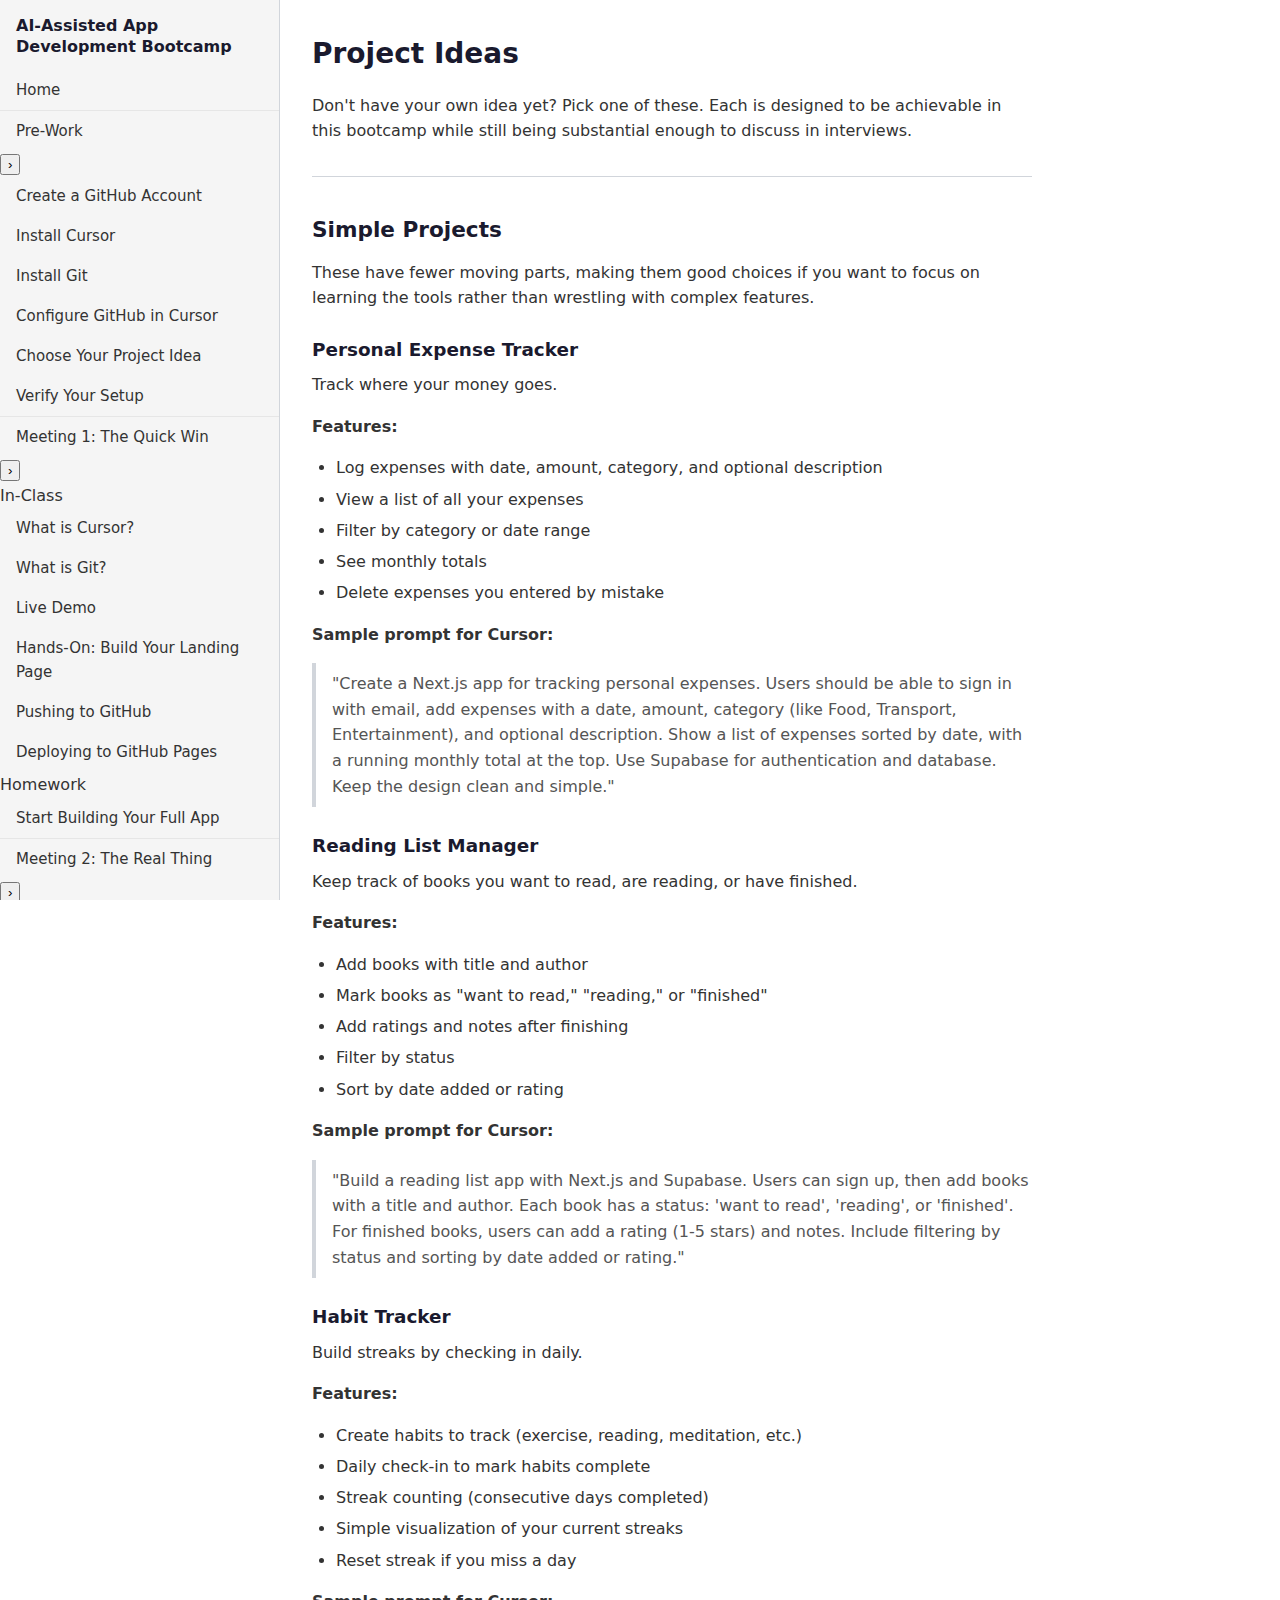
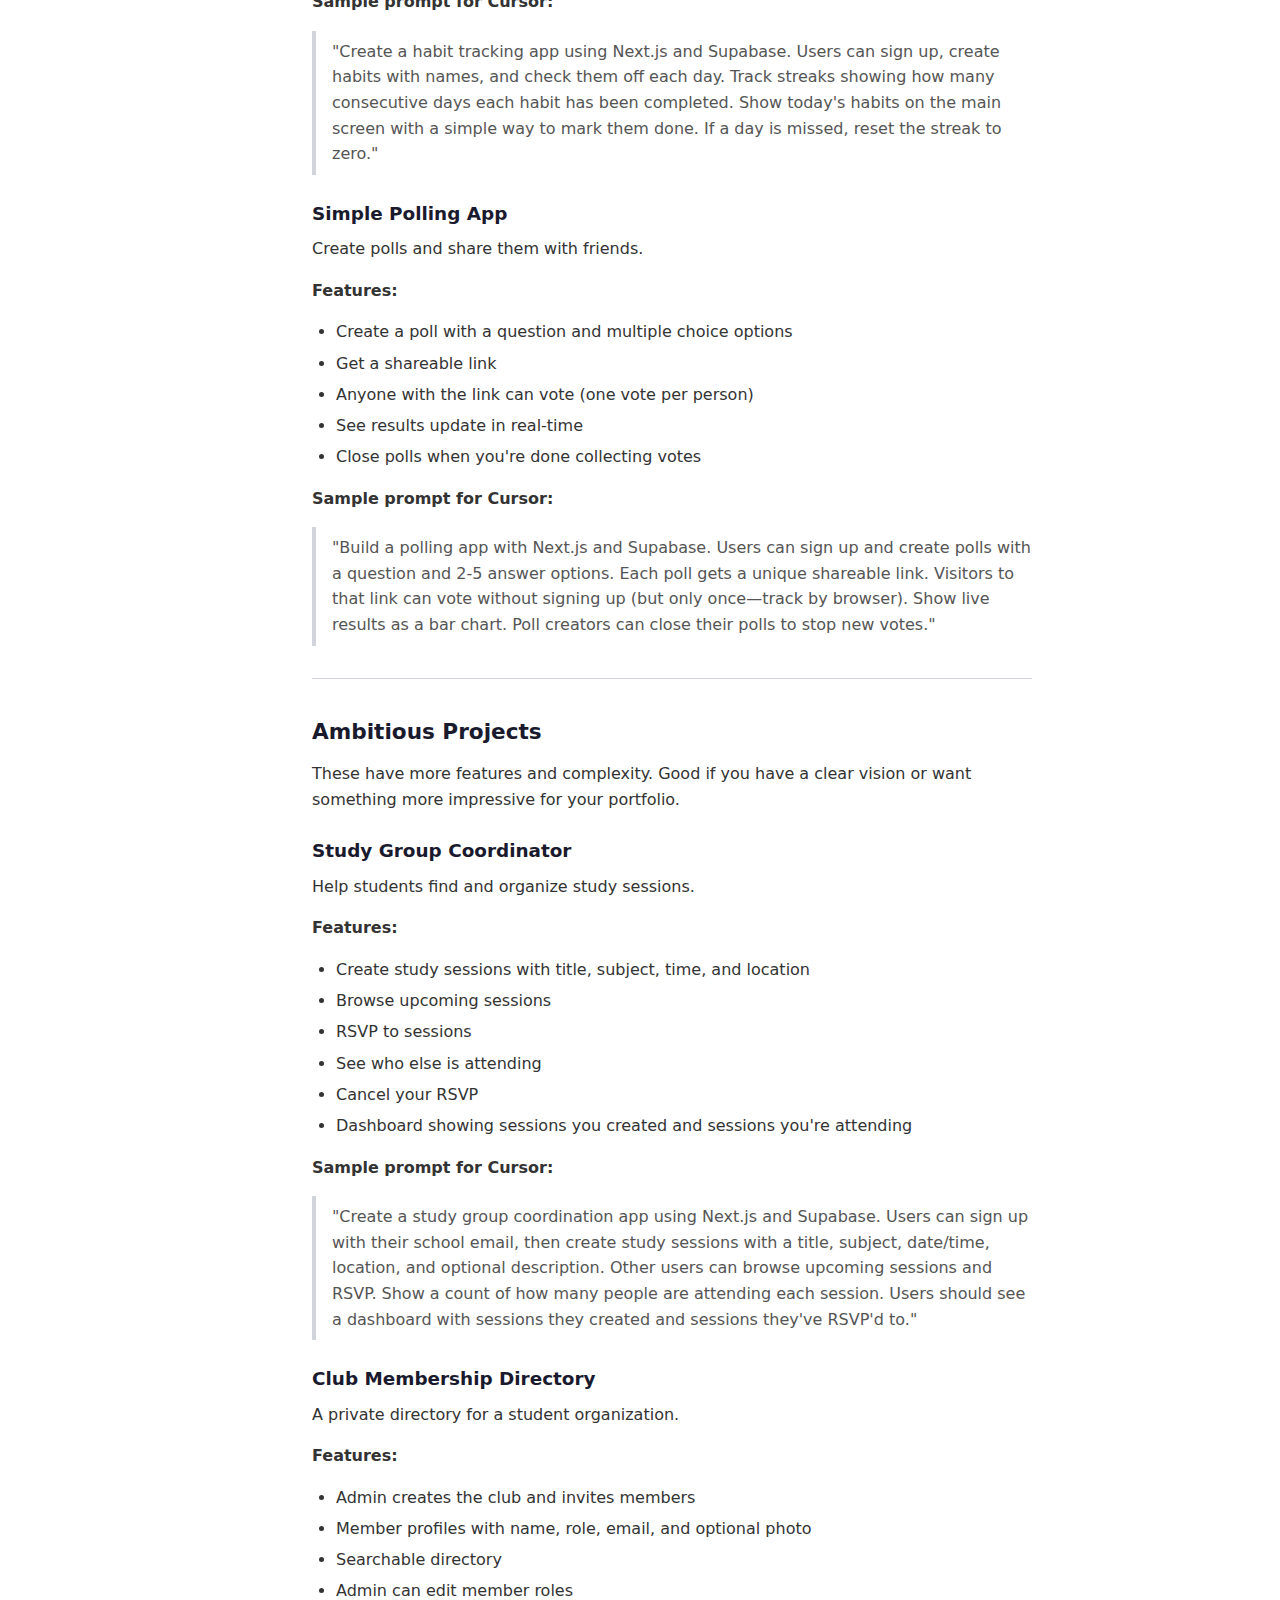
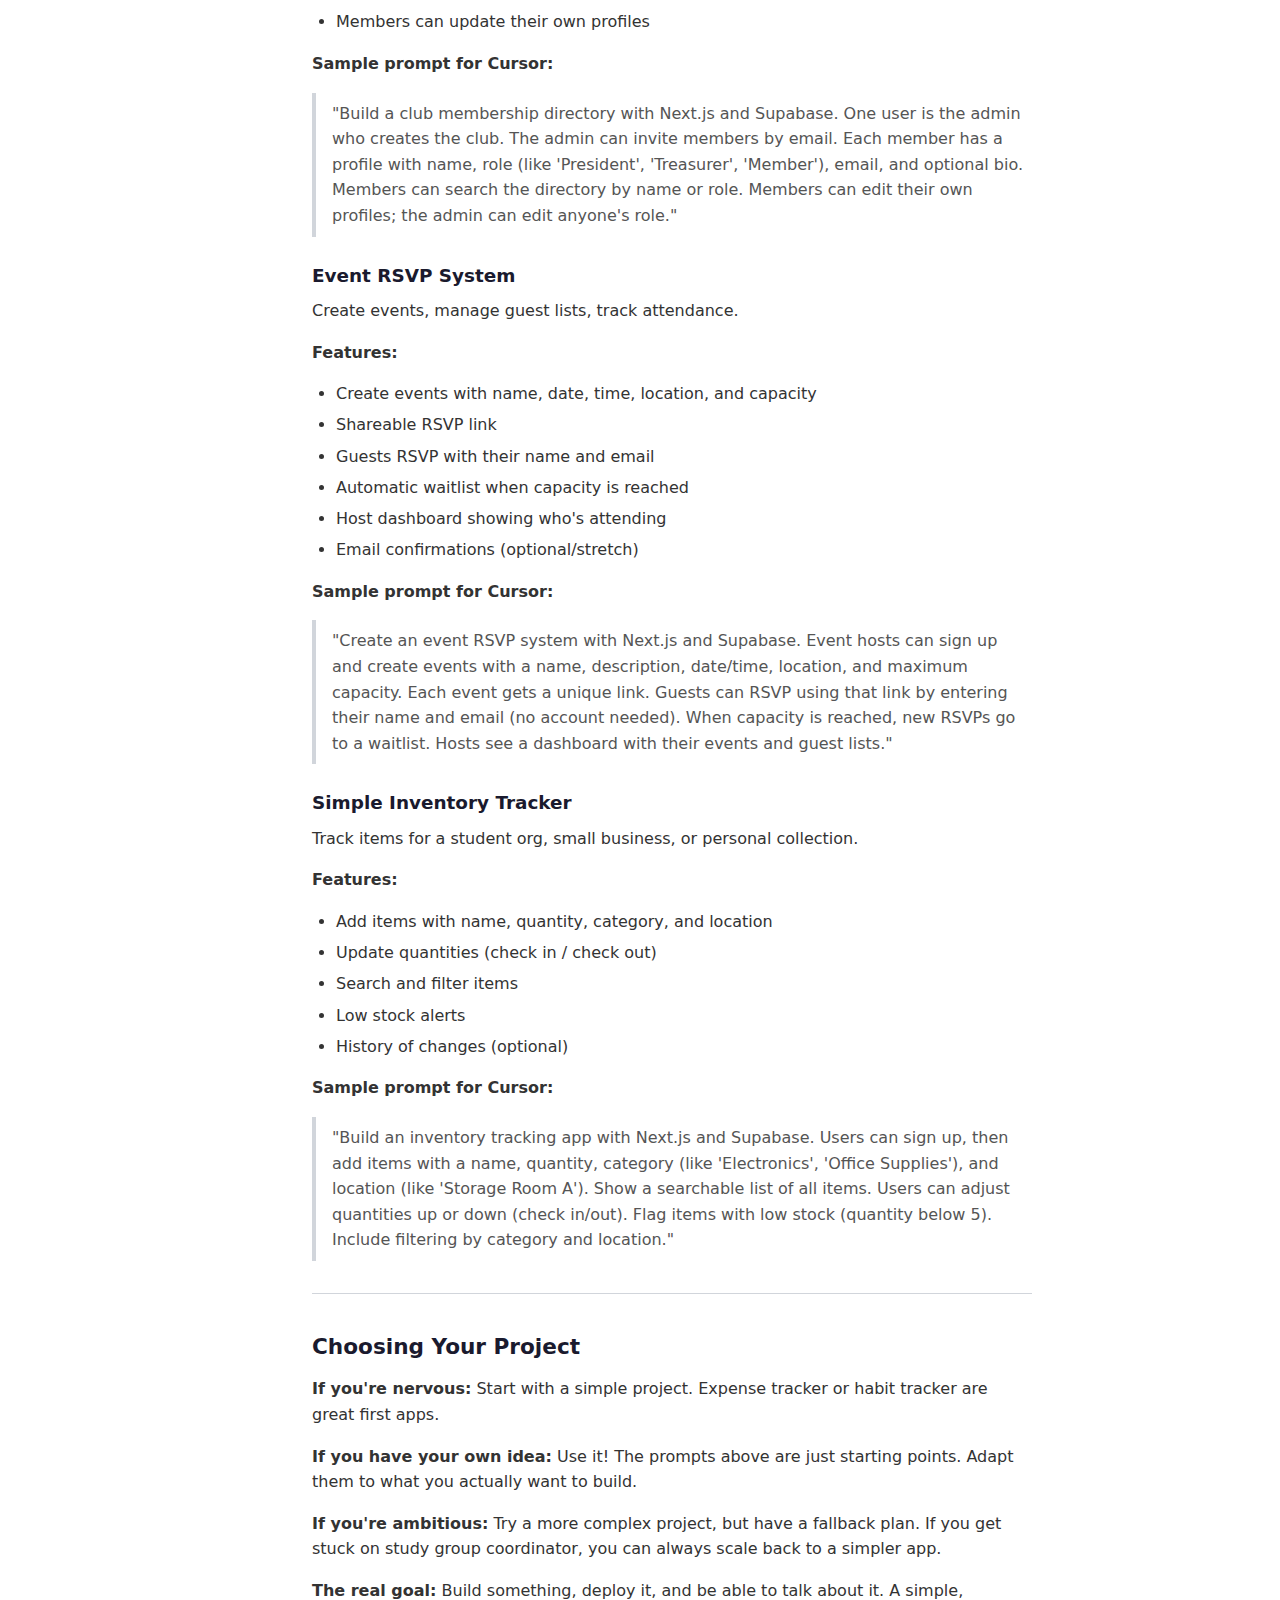
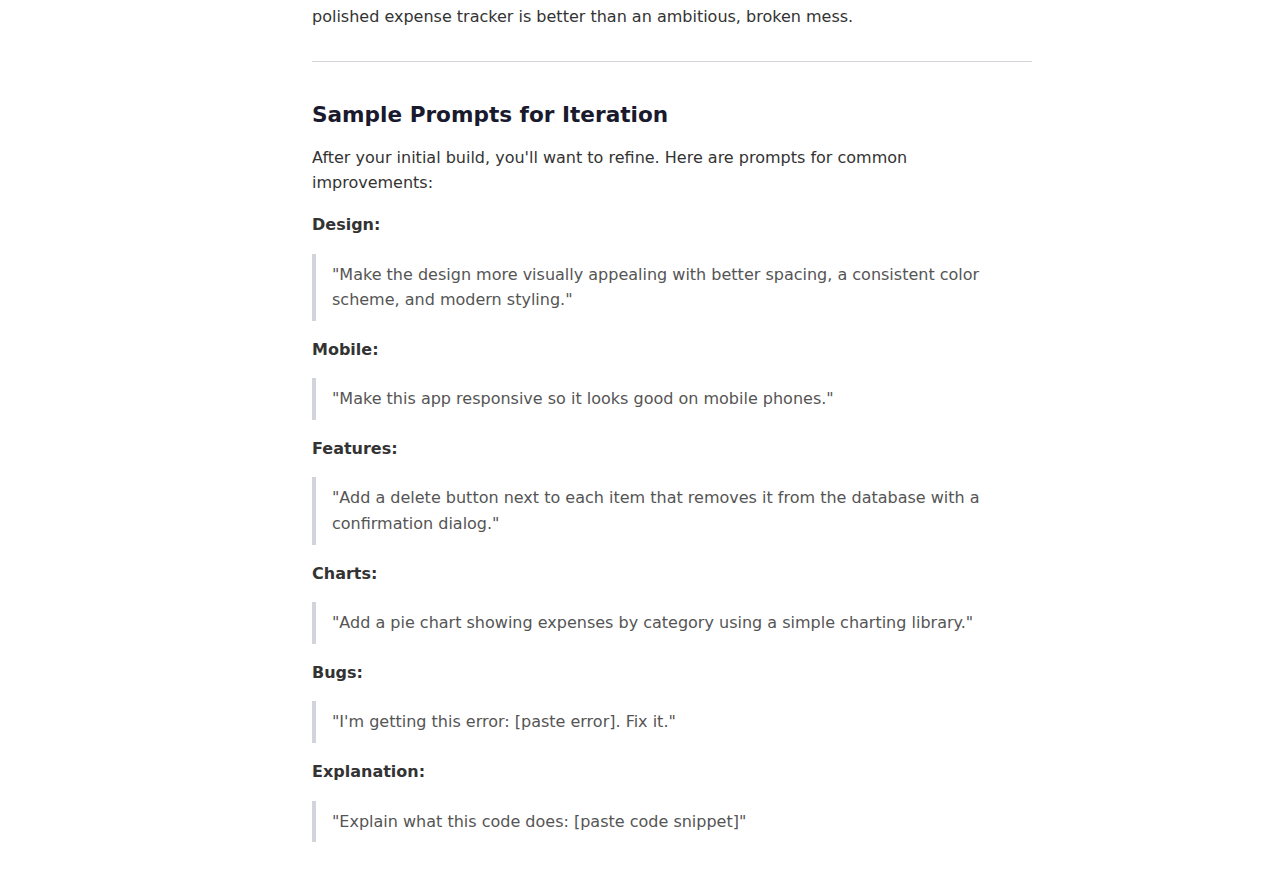
<file: project-ideas.html>
<!DOCTYPE html>
<html lang="en">
<head>
  <meta charset="UTF-8">
  <meta name="viewport" content="width=device-width, initial-scale=1.0">
  <title>Project Ideas | AI-Assisted App Development Bootcamp</title>
  <link rel="stylesheet" href="styles.css">
</head>
<body data-current-page="project-ideas">
  <header class="site-header">
    <button class="hamburger" aria-label="Toggle menu" aria-expanded="false">&#9776;</button>
    <h1 class="site-title"><a href="index.html">AI-Assisted App Development Bootcamp</a></h1>
  </header>
  <aside class="sidebar">
    <div class="nav-inner">
      <p class="site-title"><a href="index.html">AI-Assisted App Development Bootcamp</a></p>
      <nav>
        <ul>
          <li><a href="index.html">Home</a></li>
          <li class="nav-section">
            <div class="nav-item-wrapper">
              <a href="pre-work.html">Pre-Work</a>
              <button type="button" class="nav-toggle" aria-label="Expand">&#8250;</button>
            </div>
            <ul class="nav-children">
              <li><a href="pre-work.html#create-a-github-account">Create a GitHub Account</a></li>
              <li><a href="pre-work.html#install-cursor">Install Cursor</a></li>
              <li><a href="pre-work.html#install-git">Install Git</a></li>
              <li><a href="pre-work.html#configure-github-in-cursor">Configure GitHub in Cursor</a></li>
              <li><a href="pre-work.html#choose-your-project-idea">Choose Your Project Idea</a></li>
              <li><a href="pre-work.html#verify-your-setup">Verify Your Setup</a></li>
            </ul>
          </li>
          <li class="nav-section">
            <div class="nav-item-wrapper">
              <a href="meeting-1.html">Meeting 1: The Quick Win</a>
              <button type="button" class="nav-toggle" aria-label="Expand">&#8250;</button>
            </div>
            <ul class="nav-children">
              <li><span class="nav-group-label">In-Class</span></li>
              <li><a href="meeting-1.html#what-is-cursor">What is Cursor?</a></li>
              <li><a href="meeting-1.html#what-is-git">What is Git?</a></li>
              <li><a href="meeting-1.html#live-demo-building-a-page">Live Demo</a></li>
              <li><a href="meeting-1.html#hands-on-build-your-landing-page">Hands-On: Build Your Landing Page</a></li>
              <li><a href="meeting-1.html#pushing-to-github">Pushing to GitHub</a></li>
              <li><a href="meeting-1.html#deploying-to-github-pages">Deploying to GitHub Pages</a></li>
              <li><span class="nav-group-label">Homework</span></li>
              <li><a href="meeting-1.html#start-building-your-full-app">Start Building Your Full App</a></li>
            </ul>
          </li>
          <li class="nav-section">
            <div class="nav-item-wrapper">
              <a href="meeting-2.html">Meeting 2: The Real Thing</a>
              <button type="button" class="nav-toggle" aria-label="Expand">&#8250;</button>
            </div>
            <ul class="nav-children">
              <li><span class="nav-group-label">In-Class</span></li>
              <li><a href="meeting-2.html#what-is-a-backend">What is a Backend?</a></li>
              <li><a href="meeting-2.html#what-is-a-database">What is a Database?</a></li>
              <li><a href="meeting-2.html#introduction-to-supabase">Introduction to Supabase</a></li>
              <li><a href="meeting-2.html#live-demo-adding-authentication">Live Demo</a></li>
              <li><a href="meeting-2.html#hands-on-build-your-app-with-supabase">Hands-On: Build with Supabase</a></li>
              <li><a href="meeting-2.html#introduction-to-vercel">Introduction to Vercel</a></li>
              <li><a href="meeting-2.html#deploying-to-vercel">Deploying to Vercel</a></li>
              <li><span class="nav-group-label">Homework</span></li>
              <li><a href="meeting-2.html#polish-your-app">Polish Your App</a></li>
              <li><a href="meeting-2.html#draft-your-blog-post">Draft Your Blog Post</a></li>
            </ul>
          </li>
          <li class="nav-section">
            <div class="nav-item-wrapper">
              <a href="meeting-3.html">Meeting 3: Polish &amp; Present</a>
              <button type="button" class="nav-toggle" aria-label="Expand">&#8250;</button>
            </div>
            <ul class="nav-children">
              <li><span class="nav-group-label">In-Class</span></li>
              <li><a href="meeting-3.html#writing-a-good-readme">Writing a Good README</a></li>
              <li><a href="meeting-3.html#preparing-your-presentation">Preparing Your Presentation</a></li>
              <li><a href="meeting-3.html#work-time">Work Time</a></li>
              <li><a href="meeting-3.html#presentations">Presentations</a></li>
              <li><a href="meeting-3.html#how-to-keep-learning">How to Keep Learning</a></li>
              <li><a href="meeting-3.html#contributing-to-this-curriculum">Contributing to This Curriculum</a></li>
              <li><span class="nav-group-label">After the Bootcamp</span></li>
              <li><a href="meeting-3.html#you-did-it">You Did It</a></li>
            </ul>
          </li>
          <li class="nav-section">
            <div class="nav-item-wrapper">
              <a href="project-ideas.html">Project Ideas</a>
              <button type="button" class="nav-toggle" aria-label="Expand">&#8250;</button>
            </div>
            <ul class="nav-children">
              <li><a href="project-ideas.html#simple-projects">Simple Projects</a></li>
              <li><a href="project-ideas.html#ambitious-projects">Ambitious Projects</a></li>
            </ul>
          </li>
          <li class="nav-section">
            <div class="nav-item-wrapper">
              <a href="troubleshooting.html">Troubleshooting</a>
              <button type="button" class="nav-toggle" aria-label="Expand">&#8250;</button>
            </div>
            <ul class="nav-children">
              <li><a href="troubleshooting.html#common-cursor-issues">Common Cursor Issues</a></li>
              <li><a href="troubleshooting.html#common-git-issues">Common Git Issues</a></li>
              <li><a href="troubleshooting.html#common-supabase-issues">Common Supabase Issues</a></li>
              <li><a href="troubleshooting.html#common-vercel-issues">Common Vercel Issues</a></li>
            </ul>
          </li>
          <li class="nav-section">
            <div class="nav-item-wrapper">
              <a href="resources.html">Resources</a>
              <button type="button" class="nav-toggle" aria-label="Expand">&#8250;</button>
            </div>
            <ul class="nav-children">
              <li><a href="resources.html#tools-we-use">Tools We Use</a></li>
              <li><a href="resources.html#quick-reference">Quick Reference</a></li>
              <li><a href="resources.html#further-learning">Further Learning</a></li>
              <li><a href="resources.html#getting-help">Getting Help</a></li>
              <li><a href="resources.html#useful-vs-code-cursor-extensions">Useful VS Code / Cursor Extensions</a></li>
              <li><a href="resources.html#project-inspiration">Project Inspiration</a></li>
            </ul>
          </li>
        </ul>
      </nav>
    </div>
  </aside>
  <main class="main-content">
    <article>
      <h1 id="project-ideas">Project Ideas</h1>
      <p>Don't have your own idea yet? Pick one of these. Each is designed to be achievable in this bootcamp while still being substantial enough to discuss in interviews.</p>

      <hr>

      <h2 id="simple-projects">Simple Projects</h2>
      <p>These have fewer moving parts, making them good choices if you want to focus on learning the tools rather than wrestling with complex features.</p>

      <h3 id="personal-expense-tracker">Personal Expense Tracker</h3>
      <p>Track where your money goes.</p>
      <p><strong>Features:</strong></p>
      <ul>
        <li>Log expenses with date, amount, category, and optional description</li>
        <li>View a list of all your expenses</li>
        <li>Filter by category or date range</li>
        <li>See monthly totals</li>
        <li>Delete expenses you entered by mistake</li>
      </ul>
      <p><strong>Sample prompt for Cursor:</strong></p>
      <blockquote>
        "Create a Next.js app for tracking personal expenses. Users should be able to sign in with email, add expenses with a date, amount, category (like Food, Transport, Entertainment), and optional description. Show a list of expenses sorted by date, with a running monthly total at the top. Use Supabase for authentication and database. Keep the design clean and simple."
      </blockquote>

      <h3 id="reading-list-manager">Reading List Manager</h3>
      <p>Keep track of books you want to read, are reading, or have finished.</p>
      <p><strong>Features:</strong></p>
      <ul>
        <li>Add books with title and author</li>
        <li>Mark books as "want to read," "reading," or "finished"</li>
        <li>Add ratings and notes after finishing</li>
        <li>Filter by status</li>
        <li>Sort by date added or rating</li>
      </ul>
      <p><strong>Sample prompt for Cursor:</strong></p>
      <blockquote>
        "Build a reading list app with Next.js and Supabase. Users can sign up, then add books with a title and author. Each book has a status: 'want to read', 'reading', or 'finished'. For finished books, users can add a rating (1-5 stars) and notes. Include filtering by status and sorting by date added or rating."
      </blockquote>

      <h3 id="habit-tracker">Habit Tracker</h3>
      <p>Build streaks by checking in daily.</p>
      <p><strong>Features:</strong></p>
      <ul>
        <li>Create habits to track (exercise, reading, meditation, etc.)</li>
        <li>Daily check-in to mark habits complete</li>
        <li>Streak counting (consecutive days completed)</li>
        <li>Simple visualization of your current streaks</li>
        <li>Reset streak if you miss a day</li>
      </ul>
      <p><strong>Sample prompt for Cursor:</strong></p>
      <blockquote>
        "Create a habit tracking app using Next.js and Supabase. Users can sign up, create habits with names, and check them off each day. Track streaks showing how many consecutive days each habit has been completed. Show today's habits on the main screen with a simple way to mark them done. If a day is missed, reset the streak to zero."
      </blockquote>

      <h3 id="simple-polling-app">Simple Polling App</h3>
      <p>Create polls and share them with friends.</p>
      <p><strong>Features:</strong></p>
      <ul>
        <li>Create a poll with a question and multiple choice options</li>
        <li>Get a shareable link</li>
        <li>Anyone with the link can vote (one vote per person)</li>
        <li>See results update in real-time</li>
        <li>Close polls when you're done collecting votes</li>
      </ul>
      <p><strong>Sample prompt for Cursor:</strong></p>
      <blockquote>
        "Build a polling app with Next.js and Supabase. Users can sign up and create polls with a question and 2-5 answer options. Each poll gets a unique shareable link. Visitors to that link can vote without signing up (but only once—track by browser). Show live results as a bar chart. Poll creators can close their polls to stop new votes."
      </blockquote>

      <hr>

      <h2 id="ambitious-projects">Ambitious Projects</h2>
      <p>These have more features and complexity. Good if you have a clear vision or want something more impressive for your portfolio.</p>

      <h3 id="study-group-coordinator">Study Group Coordinator</h3>
      <p>Help students find and organize study sessions.</p>
      <p><strong>Features:</strong></p>
      <ul>
        <li>Create study sessions with title, subject, time, and location</li>
        <li>Browse upcoming sessions</li>
        <li>RSVP to sessions</li>
        <li>See who else is attending</li>
        <li>Cancel your RSVP</li>
        <li>Dashboard showing sessions you created and sessions you're attending</li>
      </ul>
      <p><strong>Sample prompt for Cursor:</strong></p>
      <blockquote>
        "Create a study group coordination app using Next.js and Supabase. Users can sign up with their school email, then create study sessions with a title, subject, date/time, location, and optional description. Other users can browse upcoming sessions and RSVP. Show a count of how many people are attending each session. Users should see a dashboard with sessions they created and sessions they've RSVP'd to."
      </blockquote>

      <h3 id="club-membership-directory">Club Membership Directory</h3>
      <p>A private directory for a student organization.</p>
      <p><strong>Features:</strong></p>
      <ul>
        <li>Admin creates the club and invites members</li>
        <li>Member profiles with name, role, email, and optional photo</li>
        <li>Searchable directory</li>
        <li>Admin can edit member roles</li>
        <li>Members can update their own profiles</li>
      </ul>
      <p><strong>Sample prompt for Cursor:</strong></p>
      <blockquote>
        "Build a club membership directory with Next.js and Supabase. One user is the admin who creates the club. The admin can invite members by email. Each member has a profile with name, role (like 'President', 'Treasurer', 'Member'), email, and optional bio. Members can search the directory by name or role. Members can edit their own profiles; the admin can edit anyone's role."
      </blockquote>

      <h3 id="event-rsvp-system">Event RSVP System</h3>
      <p>Create events, manage guest lists, track attendance.</p>
      <p><strong>Features:</strong></p>
      <ul>
        <li>Create events with name, date, time, location, and capacity</li>
        <li>Shareable RSVP link</li>
        <li>Guests RSVP with their name and email</li>
        <li>Automatic waitlist when capacity is reached</li>
        <li>Host dashboard showing who's attending</li>
        <li>Email confirmations (optional/stretch)</li>
      </ul>
      <p><strong>Sample prompt for Cursor:</strong></p>
      <blockquote>
        "Create an event RSVP system with Next.js and Supabase. Event hosts can sign up and create events with a name, description, date/time, location, and maximum capacity. Each event gets a unique link. Guests can RSVP using that link by entering their name and email (no account needed). When capacity is reached, new RSVPs go to a waitlist. Hosts see a dashboard with their events and guest lists."
      </blockquote>

      <h3 id="simple-inventory-tracker">Simple Inventory Tracker</h3>
      <p>Track items for a student org, small business, or personal collection.</p>
      <p><strong>Features:</strong></p>
      <ul>
        <li>Add items with name, quantity, category, and location</li>
        <li>Update quantities (check in / check out)</li>
        <li>Search and filter items</li>
        <li>Low stock alerts</li>
        <li>History of changes (optional)</li>
      </ul>
      <p><strong>Sample prompt for Cursor:</strong></p>
      <blockquote>
        "Build an inventory tracking app with Next.js and Supabase. Users can sign up, then add items with a name, quantity, category (like 'Electronics', 'Office Supplies'), and location (like 'Storage Room A'). Show a searchable list of all items. Users can adjust quantities up or down (check in/out). Flag items with low stock (quantity below 5). Include filtering by category and location."
      </blockquote>

      <hr>

      <h2 id="choosing-your-project">Choosing Your Project</h2>
      <p><strong>If you're nervous:</strong> Start with a simple project. Expense tracker or habit tracker are great first apps.</p>
      <p><strong>If you have your own idea:</strong> Use it! The prompts above are just starting points. Adapt them to what you actually want to build.</p>
      <p><strong>If you're ambitious:</strong> Try a more complex project, but have a fallback plan. If you get stuck on study group coordinator, you can always scale back to a simpler app.</p>
      <p><strong>The real goal:</strong> Build something, deploy it, and be able to talk about it. A simple, polished expense tracker is better than an ambitious, broken mess.</p>

      <hr>

      <h2 id="sample-prompts-for-iteration">Sample Prompts for Iteration</h2>
      <p>After your initial build, you'll want to refine. Here are prompts for common improvements:</p>
      <p><strong>Design:</strong></p>
      <blockquote>"Make the design more visually appealing with better spacing, a consistent color scheme, and modern styling."</blockquote>
      <p><strong>Mobile:</strong></p>
      <blockquote>"Make this app responsive so it looks good on mobile phones."</blockquote>
      <p><strong>Features:</strong></p>
      <blockquote>"Add a delete button next to each item that removes it from the database with a confirmation dialog."</blockquote>
      <p><strong>Charts:</strong></p>
      <blockquote>"Add a pie chart showing expenses by category using a simple charting library."</blockquote>
      <p><strong>Bugs:</strong></p>
      <blockquote>"I'm getting this error: [paste error]. Fix it."</blockquote>
      <p><strong>Explanation:</strong></p>
      <blockquote>"Explain what this code does: [paste code snippet]"</blockquote>
    </article>
  </main>
  <div class="sidebar-overlay" aria-hidden="true"></div>
  <script src="script.js"></script>
</body>
</html>
</file>
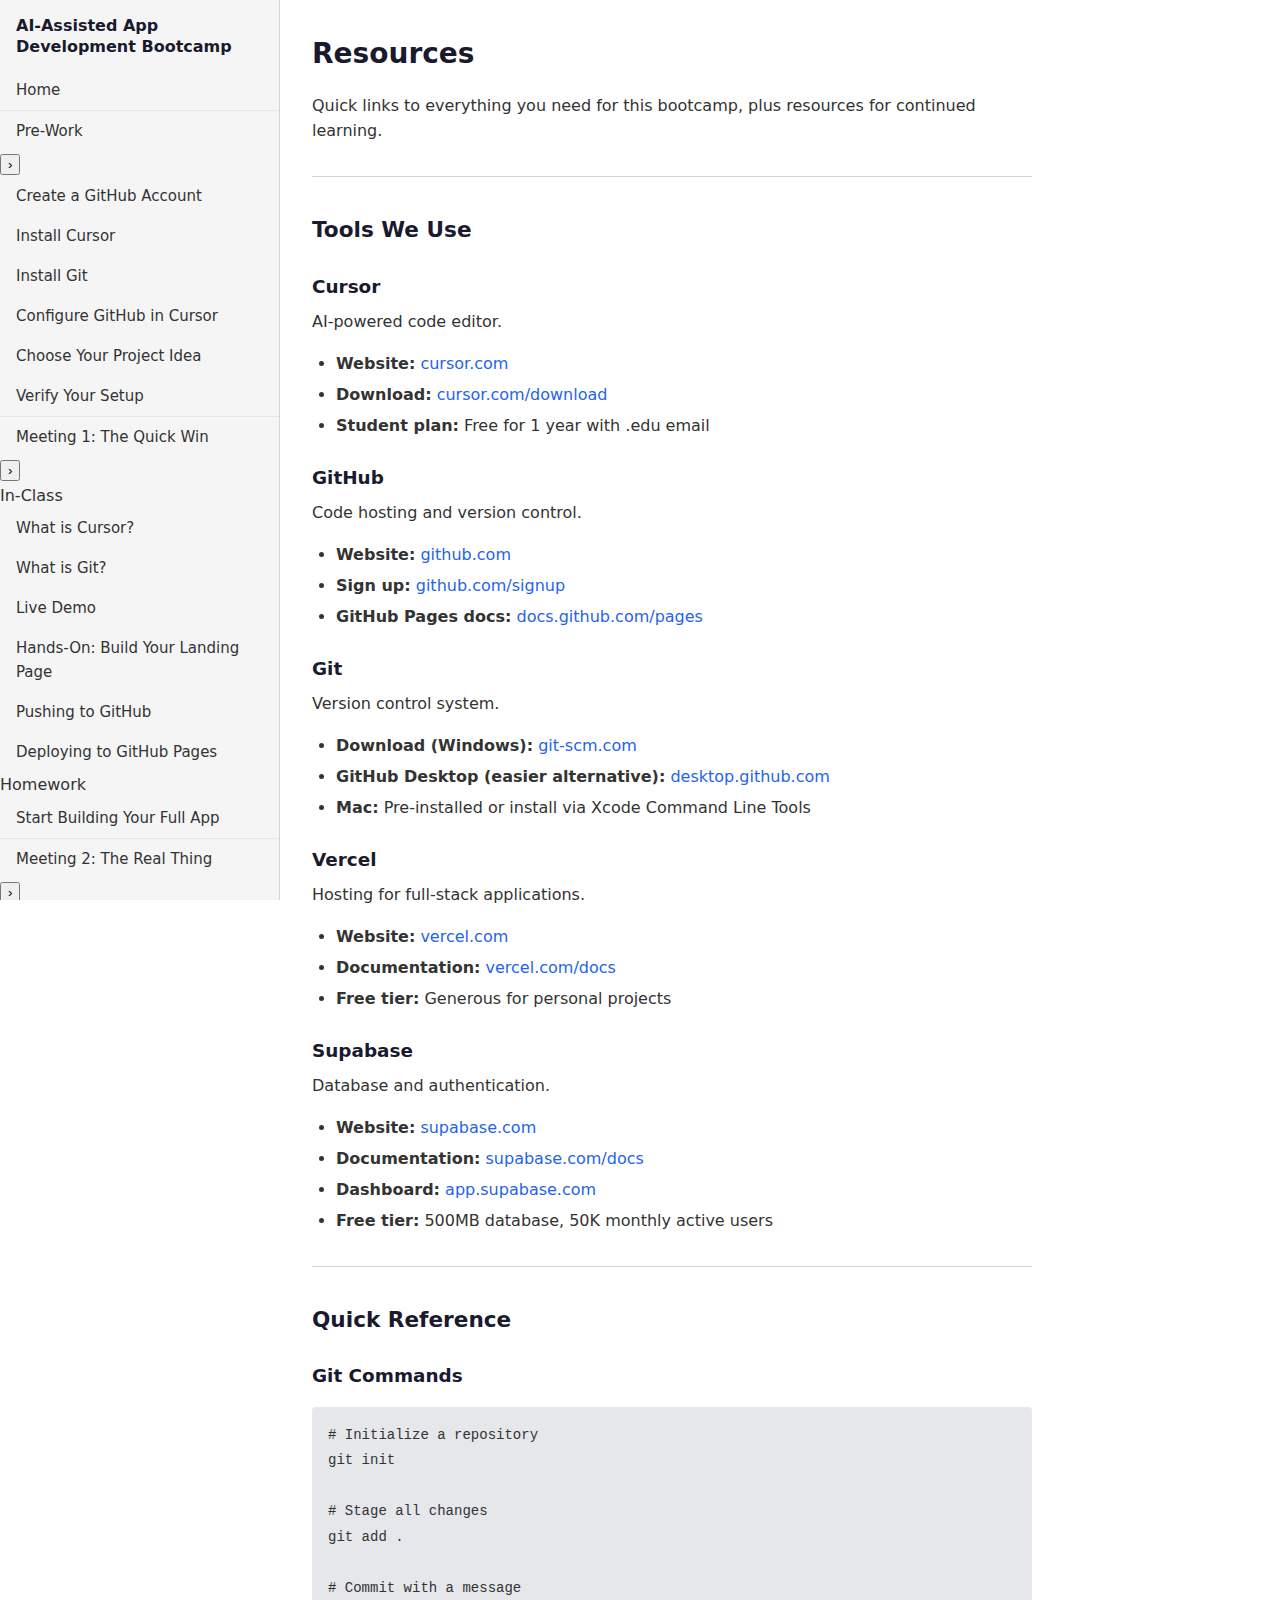
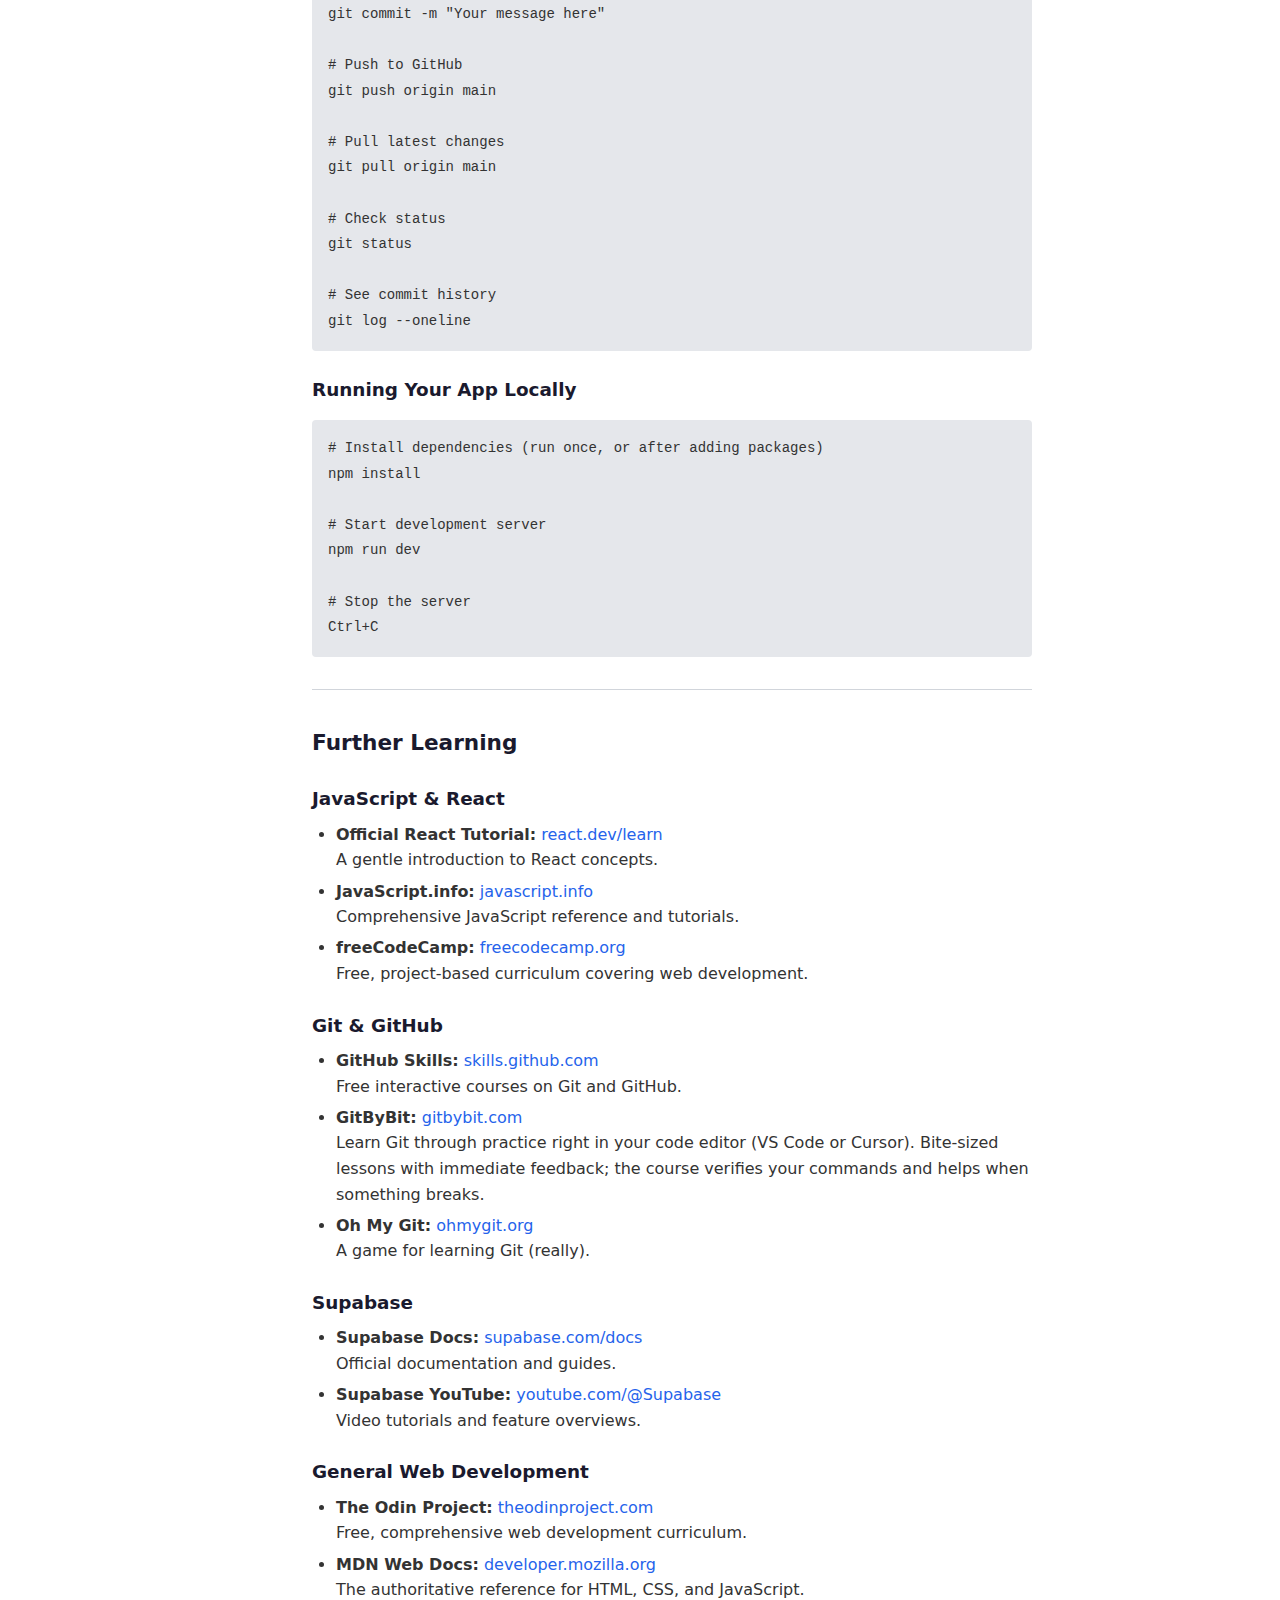
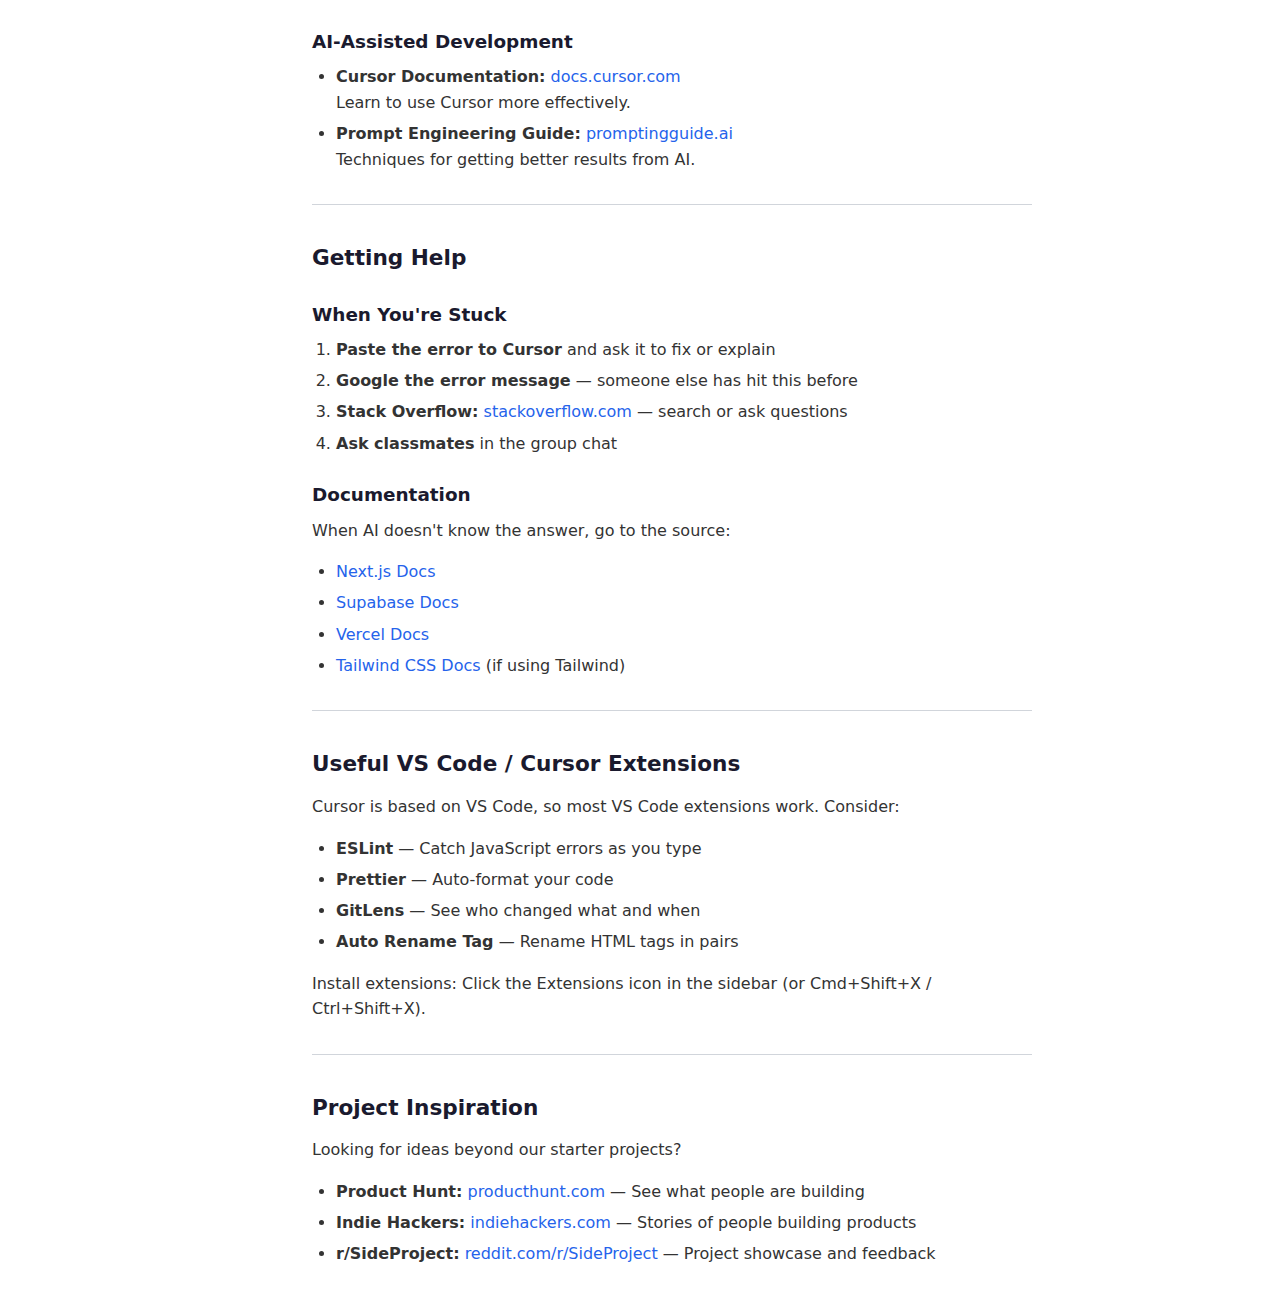
<file: resources.html>
<!DOCTYPE html>
<html lang="en">
<head>
  <meta charset="UTF-8">
  <meta name="viewport" content="width=device-width, initial-scale=1.0">
  <title>Resources | AI-Assisted App Development Bootcamp</title>
  <link rel="stylesheet" href="styles.css">
</head>
<body data-current-page="resources">
  <header class="site-header">
    <button class="hamburger" aria-label="Toggle menu" aria-expanded="false">&#9776;</button>
    <h1 class="site-title"><a href="index.html">AI-Assisted App Development Bootcamp</a></h1>
  </header>
  <aside class="sidebar">
    <div class="nav-inner">
      <p class="site-title"><a href="index.html">AI-Assisted App Development Bootcamp</a></p>
      <nav>
        <ul>
          <li><a href="index.html">Home</a></li>
          <li class="nav-section">
            <div class="nav-item-wrapper">
              <a href="pre-work.html">Pre-Work</a>
              <button type="button" class="nav-toggle" aria-label="Expand">&#8250;</button>
            </div>
            <ul class="nav-children">
              <li><a href="pre-work.html#create-a-github-account">Create a GitHub Account</a></li>
              <li><a href="pre-work.html#install-cursor">Install Cursor</a></li>
              <li><a href="pre-work.html#install-git">Install Git</a></li>
              <li><a href="pre-work.html#configure-github-in-cursor">Configure GitHub in Cursor</a></li>
              <li><a href="pre-work.html#choose-your-project-idea">Choose Your Project Idea</a></li>
              <li><a href="pre-work.html#verify-your-setup">Verify Your Setup</a></li>
            </ul>
          </li>
          <li class="nav-section">
            <div class="nav-item-wrapper">
              <a href="meeting-1.html">Meeting 1: The Quick Win</a>
              <button type="button" class="nav-toggle" aria-label="Expand">&#8250;</button>
            </div>
            <ul class="nav-children">
              <li><span class="nav-group-label">In-Class</span></li>
              <li><a href="meeting-1.html#what-is-cursor">What is Cursor?</a></li>
              <li><a href="meeting-1.html#what-is-git">What is Git?</a></li>
              <li><a href="meeting-1.html#live-demo-building-a-page">Live Demo</a></li>
              <li><a href="meeting-1.html#hands-on-build-your-landing-page">Hands-On: Build Your Landing Page</a></li>
              <li><a href="meeting-1.html#pushing-to-github">Pushing to GitHub</a></li>
              <li><a href="meeting-1.html#deploying-to-github-pages">Deploying to GitHub Pages</a></li>
              <li><span class="nav-group-label">Homework</span></li>
              <li><a href="meeting-1.html#start-building-your-full-app">Start Building Your Full App</a></li>
            </ul>
          </li>
          <li class="nav-section">
            <div class="nav-item-wrapper">
              <a href="meeting-2.html">Meeting 2: The Real Thing</a>
              <button type="button" class="nav-toggle" aria-label="Expand">&#8250;</button>
            </div>
            <ul class="nav-children">
              <li><span class="nav-group-label">In-Class</span></li>
              <li><a href="meeting-2.html#what-is-a-backend">What is a Backend?</a></li>
              <li><a href="meeting-2.html#what-is-a-database">What is a Database?</a></li>
              <li><a href="meeting-2.html#introduction-to-supabase">Introduction to Supabase</a></li>
              <li><a href="meeting-2.html#live-demo-adding-authentication">Live Demo</a></li>
              <li><a href="meeting-2.html#hands-on-build-your-app-with-supabase">Hands-On: Build with Supabase</a></li>
              <li><a href="meeting-2.html#introduction-to-vercel">Introduction to Vercel</a></li>
              <li><a href="meeting-2.html#deploying-to-vercel">Deploying to Vercel</a></li>
              <li><span class="nav-group-label">Homework</span></li>
              <li><a href="meeting-2.html#polish-your-app">Polish Your App</a></li>
              <li><a href="meeting-2.html#draft-your-blog-post">Draft Your Blog Post</a></li>
            </ul>
          </li>
          <li class="nav-section">
            <div class="nav-item-wrapper">
              <a href="meeting-3.html">Meeting 3: Polish &amp; Present</a>
              <button type="button" class="nav-toggle" aria-label="Expand">&#8250;</button>
            </div>
            <ul class="nav-children">
              <li><span class="nav-group-label">In-Class</span></li>
              <li><a href="meeting-3.html#writing-a-good-readme">Writing a Good README</a></li>
              <li><a href="meeting-3.html#preparing-your-presentation">Preparing Your Presentation</a></li>
              <li><a href="meeting-3.html#work-time">Work Time</a></li>
              <li><a href="meeting-3.html#presentations">Presentations</a></li>
              <li><a href="meeting-3.html#how-to-keep-learning">How to Keep Learning</a></li>
              <li><a href="meeting-3.html#contributing-to-this-curriculum">Contributing to This Curriculum</a></li>
              <li><span class="nav-group-label">After the Bootcamp</span></li>
              <li><a href="meeting-3.html#you-did-it">You Did It</a></li>
            </ul>
          </li>
          <li class="nav-section">
            <div class="nav-item-wrapper">
              <a href="project-ideas.html">Project Ideas</a>
              <button type="button" class="nav-toggle" aria-label="Expand">&#8250;</button>
            </div>
            <ul class="nav-children">
              <li><a href="project-ideas.html#simple-projects">Simple Projects</a></li>
              <li><a href="project-ideas.html#ambitious-projects">Ambitious Projects</a></li>
            </ul>
          </li>
          <li class="nav-section">
            <div class="nav-item-wrapper">
              <a href="troubleshooting.html">Troubleshooting</a>
              <button type="button" class="nav-toggle" aria-label="Expand">&#8250;</button>
            </div>
            <ul class="nav-children">
              <li><a href="troubleshooting.html#common-cursor-issues">Common Cursor Issues</a></li>
              <li><a href="troubleshooting.html#common-git-issues">Common Git Issues</a></li>
              <li><a href="troubleshooting.html#common-supabase-issues">Common Supabase Issues</a></li>
              <li><a href="troubleshooting.html#common-vercel-issues">Common Vercel Issues</a></li>
            </ul>
          </li>
          <li class="nav-section">
            <div class="nav-item-wrapper">
              <a href="resources.html">Resources</a>
              <button type="button" class="nav-toggle" aria-label="Expand">&#8250;</button>
            </div>
            <ul class="nav-children">
              <li><a href="resources.html#tools-we-use">Tools We Use</a></li>
              <li><a href="resources.html#quick-reference">Quick Reference</a></li>
              <li><a href="resources.html#further-learning">Further Learning</a></li>
              <li><a href="resources.html#getting-help">Getting Help</a></li>
              <li><a href="resources.html#useful-vs-code-cursor-extensions">Useful VS Code / Cursor Extensions</a></li>
              <li><a href="resources.html#project-inspiration">Project Inspiration</a></li>
            </ul>
          </li>
        </ul>
      </nav>
    </div>
  </aside>
  <main class="main-content">
    <article>
      <h1 id="resources">Resources</h1>
      <p>Quick links to everything you need for this bootcamp, plus resources for continued learning.</p>

      <hr>

      <h2 id="tools-we-use">Tools We Use</h2>

      <h3 id="cursor">Cursor</h3>
      <p>AI-powered code editor.</p>
      <ul>
        <li><strong>Website:</strong> <a href="https://cursor.com">cursor.com</a></li>
        <li><strong>Download:</strong> <a href="https://cursor.com/download">cursor.com/download</a></li>
        <li><strong>Student plan:</strong> Free for 1 year with .edu email</li>
      </ul>

      <h3 id="github">GitHub</h3>
      <p>Code hosting and version control.</p>
      <ul>
        <li><strong>Website:</strong> <a href="https://github.com">github.com</a></li>
        <li><strong>Sign up:</strong> <a href="https://github.com/signup">github.com/signup</a></li>
        <li><strong>GitHub Pages docs:</strong> <a href="https://docs.github.com/en/pages">docs.github.com/pages</a></li>
      </ul>

      <h3 id="git">Git</h3>
      <p>Version control system.</p>
      <ul>
        <li><strong>Download (Windows):</strong> <a href="https://git-scm.com">git-scm.com</a></li>
        <li><strong>GitHub Desktop (easier alternative):</strong> <a href="https://desktop.github.com">desktop.github.com</a></li>
        <li><strong>Mac:</strong> Pre-installed or install via Xcode Command Line Tools</li>
      </ul>

      <h3 id="vercel">Vercel</h3>
      <p>Hosting for full-stack applications.</p>
      <ul>
        <li><strong>Website:</strong> <a href="https://vercel.com">vercel.com</a></li>
        <li><strong>Documentation:</strong> <a href="https://vercel.com/docs">vercel.com/docs</a></li>
        <li><strong>Free tier:</strong> Generous for personal projects</li>
      </ul>

      <h3 id="supabase">Supabase</h3>
      <p>Database and authentication.</p>
      <ul>
        <li><strong>Website:</strong> <a href="https://supabase.com">supabase.com</a></li>
        <li><strong>Documentation:</strong> <a href="https://supabase.com/docs">supabase.com/docs</a></li>
        <li><strong>Dashboard:</strong> <a href="https://app.supabase.com">app.supabase.com</a></li>
        <li><strong>Free tier:</strong> 500MB database, 50K monthly active users</li>
      </ul>

      <hr>

      <h2 id="quick-reference">Quick Reference</h2>

      <h3 id="git-commands">Git Commands</h3>
      <pre><code class="language-bash"># Initialize a repository
git init

# Stage all changes
git add .

# Commit with a message
git commit -m "Your message here"

# Push to GitHub
git push origin main

# Pull latest changes
git pull origin main

# Check status
git status

# See commit history
git log --oneline</code></pre>

      <h3 id="running-your-app-locally">Running Your App Locally</h3>
      <pre><code class="language-bash"># Install dependencies (run once, or after adding packages)
npm install

# Start development server
npm run dev

# Stop the server
Ctrl+C</code></pre>

      <hr>

      <h2 id="further-learning">Further Learning</h2>

      <h3 id="javascript-react">JavaScript &amp; React</h3>
      <ul>
        <li><strong>Official React Tutorial:</strong> <a href="https://react.dev/learn">react.dev/learn</a><br>A gentle introduction to React concepts.</li>
        <li><strong>JavaScript.info:</strong> <a href="https://javascript.info">javascript.info</a><br>Comprehensive JavaScript reference and tutorials.</li>
        <li><strong>freeCodeCamp:</strong> <a href="https://freecodecamp.org">freecodecamp.org</a><br>Free, project-based curriculum covering web development.</li>
      </ul>

      <h3 id="git-github">Git &amp; GitHub</h3>
      <ul>
        <li><strong>GitHub Skills:</strong> <a href="https://skills.github.com">skills.github.com</a><br>Free interactive courses on Git and GitHub.</li>
        <li><strong>GitByBit:</strong> <a href="https://gitbybit.com/">gitbybit.com</a><br>Learn Git through practice right in your code editor (VS Code or Cursor). Bite-sized lessons with immediate feedback; the course verifies your commands and helps when something breaks.</li>
        <li><strong>Oh My Git:</strong> <a href="https://ohmygit.org">ohmygit.org</a><br>A game for learning Git (really).</li>
      </ul>

      <h3 id="supabase-learning">Supabase</h3>
      <ul>
        <li><strong>Supabase Docs:</strong> <a href="https://supabase.com/docs">supabase.com/docs</a><br>Official documentation and guides.</li>
        <li><strong>Supabase YouTube:</strong> <a href="https://youtube.com/@Supabase">youtube.com/@Supabase</a><br>Video tutorials and feature overviews.</li>
      </ul>

      <h3 id="general-web-development">General Web Development</h3>
      <ul>
        <li><strong>The Odin Project:</strong> <a href="https://theodinproject.com">theodinproject.com</a><br>Free, comprehensive web development curriculum.</li>
        <li><strong>MDN Web Docs:</strong> <a href="https://developer.mozilla.org">developer.mozilla.org</a><br>The authoritative reference for HTML, CSS, and JavaScript.</li>
      </ul>

      <h3 id="ai-assisted-development">AI-Assisted Development</h3>
      <ul>
        <li><strong>Cursor Documentation:</strong> <a href="https://docs.cursor.com">docs.cursor.com</a><br>Learn to use Cursor more effectively.</li>
        <li><strong>Prompt Engineering Guide:</strong> <a href="https://promptingguide.ai">promptingguide.ai</a><br>Techniques for getting better results from AI.</li>
      </ul>

      <hr>

      <h2 id="getting-help">Getting Help</h2>

      <h3 id="when-youre-stuck">When You're Stuck</h3>
      <ol>
        <li><strong>Paste the error to Cursor</strong> and ask it to fix or explain</li>
        <li><strong>Google the error message</strong> — someone else has hit this before</li>
        <li><strong>Stack Overflow:</strong> <a href="https://stackoverflow.com">stackoverflow.com</a> — search or ask questions</li>
        <li><strong>Ask classmates</strong> in the group chat</li>
      </ol>

      <h3 id="documentation">Documentation</h3>
      <p>When AI doesn't know the answer, go to the source:</p>
      <ul>
        <li><a href="https://nextjs.org/docs">Next.js Docs</a></li>
        <li><a href="https://supabase.com/docs">Supabase Docs</a></li>
        <li><a href="https://vercel.com/docs">Vercel Docs</a></li>
        <li><a href="https://tailwindcss.com/docs">Tailwind CSS Docs</a> (if using Tailwind)</li>
      </ul>

      <hr>

      <h2 id="useful-vs-code-cursor-extensions">Useful VS Code / Cursor Extensions</h2>
      <p>Cursor is based on VS Code, so most VS Code extensions work. Consider:</p>
      <ul>
        <li><strong>ESLint</strong> — Catch JavaScript errors as you type</li>
        <li><strong>Prettier</strong> — Auto-format your code</li>
        <li><strong>GitLens</strong> — See who changed what and when</li>
        <li><strong>Auto Rename Tag</strong> — Rename HTML tags in pairs</li>
      </ul>
      <p>Install extensions: Click the Extensions icon in the sidebar (or Cmd+Shift+X / Ctrl+Shift+X).</p>

      <hr>

      <h2 id="project-inspiration">Project Inspiration</h2>
      <p>Looking for ideas beyond our starter projects?</p>
      <ul>
        <li><strong>Product Hunt:</strong> <a href="https://producthunt.com">producthunt.com</a> — See what people are building</li>
        <li><strong>Indie Hackers:</strong> <a href="https://indiehackers.com">indiehackers.com</a> — Stories of people building products</li>
        <li><strong>r/SideProject:</strong> <a href="https://reddit.com/r/SideProject">reddit.com/r/SideProject</a> — Project showcase and feedback</li>
      </ul>
    </article>
  </main>
  <div class="sidebar-overlay" aria-hidden="true"></div>
  <script src="script.js"></script>
</body>
</html>
</file>
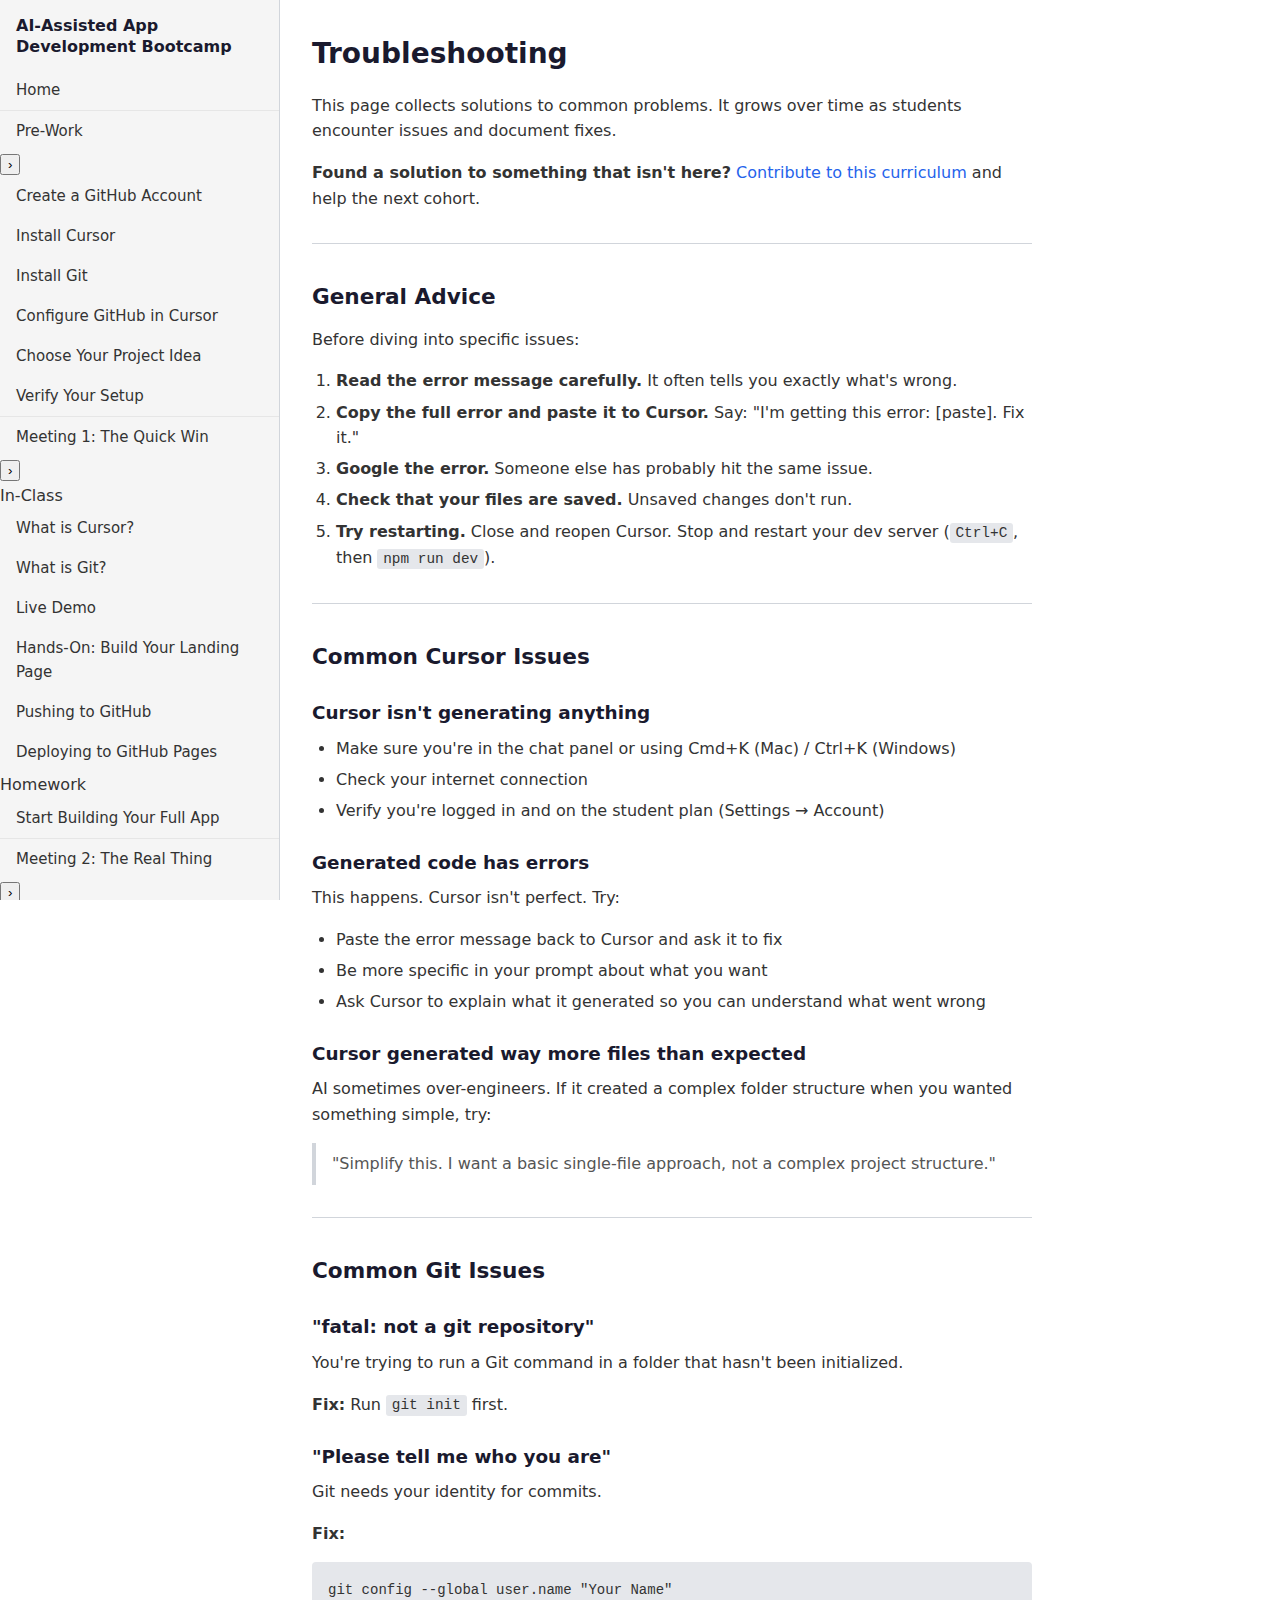
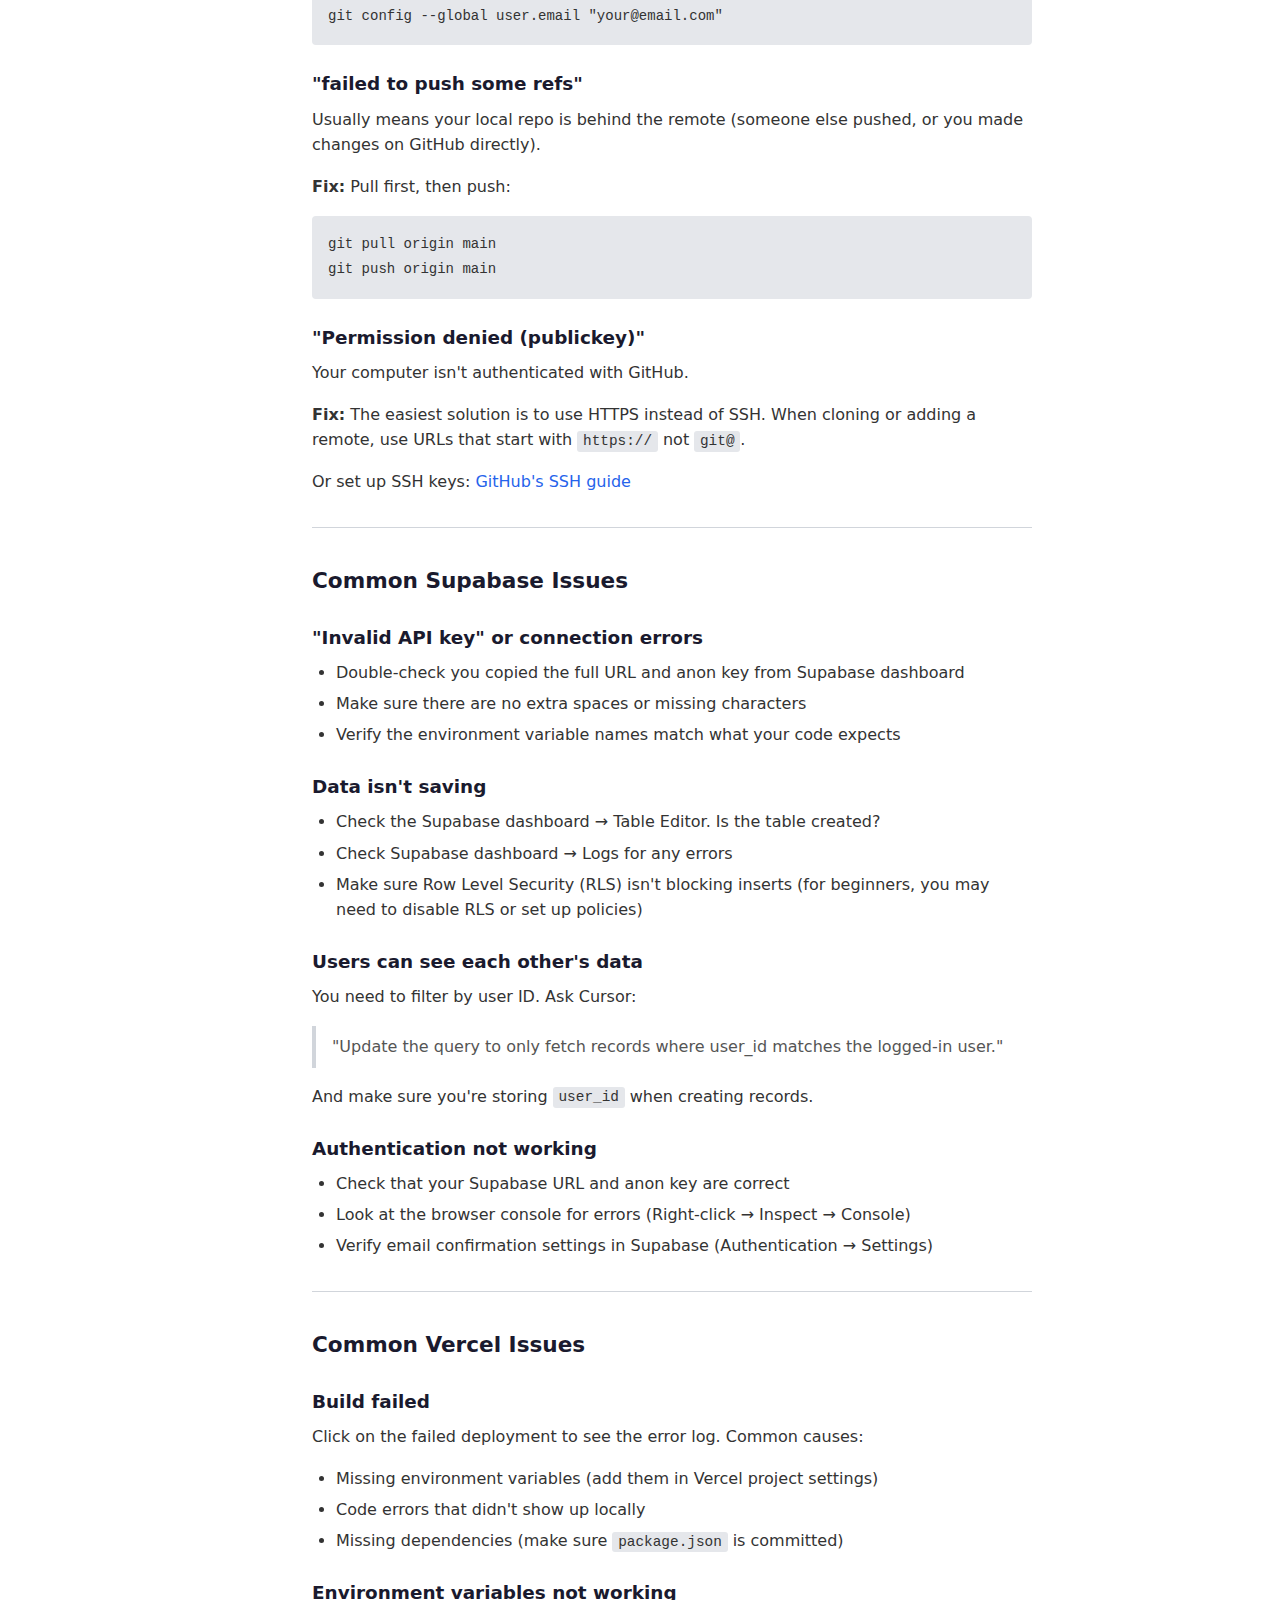
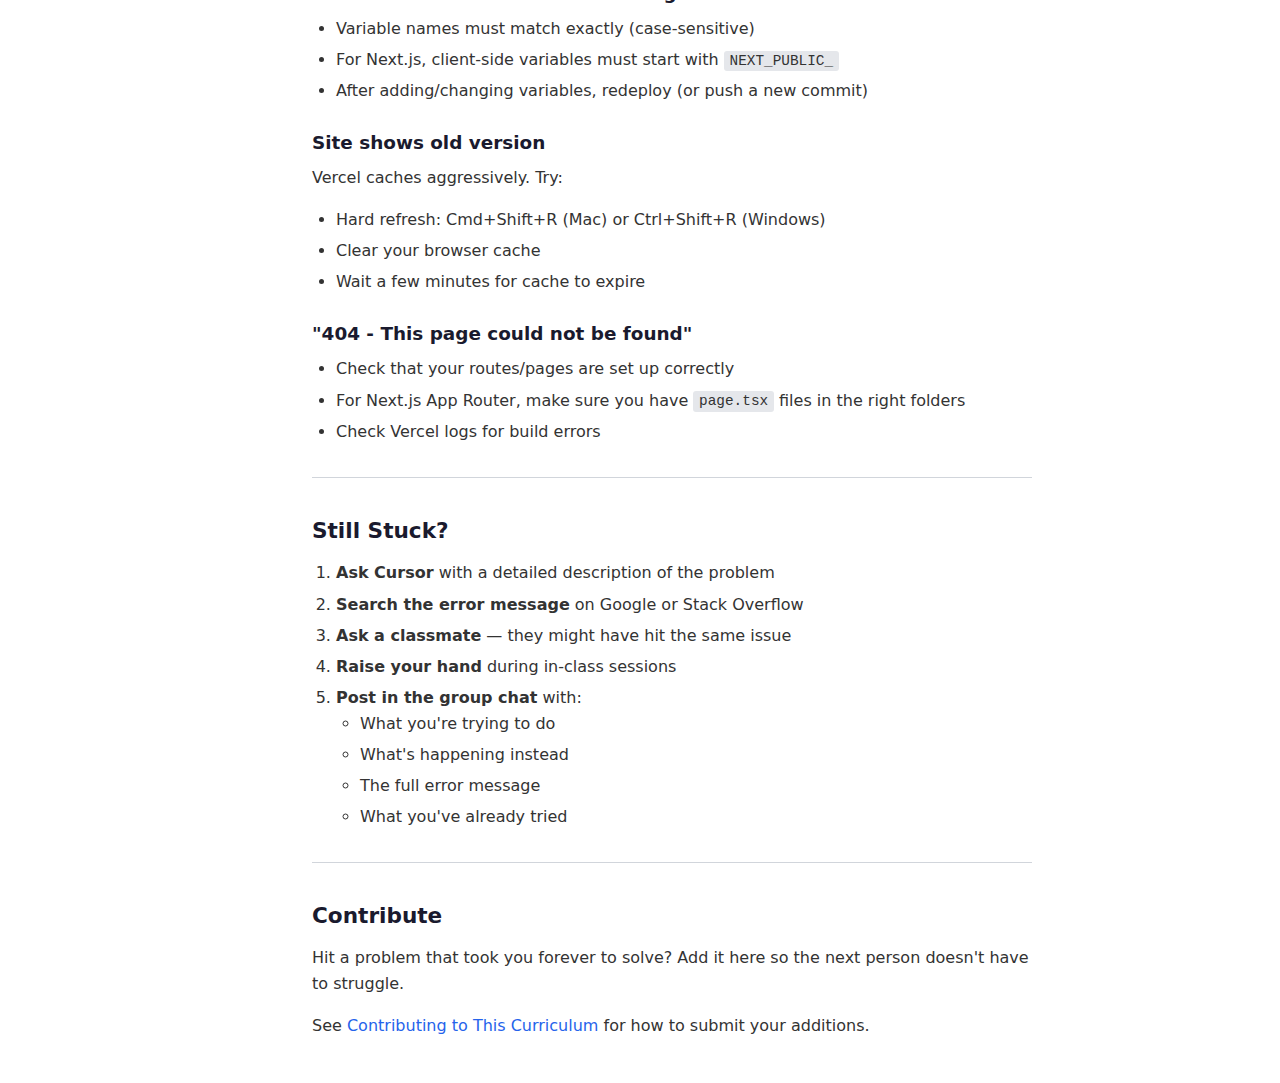
<file: troubleshooting.html>
<!DOCTYPE html>
<html lang="en">
<head>
  <meta charset="UTF-8">
  <meta name="viewport" content="width=device-width, initial-scale=1.0">
  <title>Troubleshooting | AI-Assisted App Development Bootcamp</title>
  <link rel="stylesheet" href="styles.css">
</head>
<body data-current-page="troubleshooting">
  <header class="site-header">
    <button class="hamburger" aria-label="Toggle menu" aria-expanded="false">&#9776;</button>
    <h1 class="site-title"><a href="index.html">AI-Assisted App Development Bootcamp</a></h1>
  </header>
  <aside class="sidebar">
    <div class="nav-inner">
      <p class="site-title"><a href="index.html">AI-Assisted App Development Bootcamp</a></p>
      <nav>
        <ul>
          <li><a href="index.html">Home</a></li>
          <li class="nav-section">
            <div class="nav-item-wrapper">
              <a href="pre-work.html">Pre-Work</a>
              <button type="button" class="nav-toggle" aria-label="Expand">&#8250;</button>
            </div>
            <ul class="nav-children">
              <li><a href="pre-work.html#create-a-github-account">Create a GitHub Account</a></li>
              <li><a href="pre-work.html#install-cursor">Install Cursor</a></li>
              <li><a href="pre-work.html#install-git">Install Git</a></li>
              <li><a href="pre-work.html#configure-github-in-cursor">Configure GitHub in Cursor</a></li>
              <li><a href="pre-work.html#choose-your-project-idea">Choose Your Project Idea</a></li>
              <li><a href="pre-work.html#verify-your-setup">Verify Your Setup</a></li>
            </ul>
          </li>
          <li class="nav-section">
            <div class="nav-item-wrapper">
              <a href="meeting-1.html">Meeting 1: The Quick Win</a>
              <button type="button" class="nav-toggle" aria-label="Expand">&#8250;</button>
            </div>
            <ul class="nav-children">
              <li><span class="nav-group-label">In-Class</span></li>
              <li><a href="meeting-1.html#what-is-cursor">What is Cursor?</a></li>
              <li><a href="meeting-1.html#what-is-git">What is Git?</a></li>
              <li><a href="meeting-1.html#live-demo-building-a-page">Live Demo</a></li>
              <li><a href="meeting-1.html#hands-on-build-your-landing-page">Hands-On: Build Your Landing Page</a></li>
              <li><a href="meeting-1.html#pushing-to-github">Pushing to GitHub</a></li>
              <li><a href="meeting-1.html#deploying-to-github-pages">Deploying to GitHub Pages</a></li>
              <li><span class="nav-group-label">Homework</span></li>
              <li><a href="meeting-1.html#start-building-your-full-app">Start Building Your Full App</a></li>
            </ul>
          </li>
          <li class="nav-section">
            <div class="nav-item-wrapper">
              <a href="meeting-2.html">Meeting 2: The Real Thing</a>
              <button type="button" class="nav-toggle" aria-label="Expand">&#8250;</button>
            </div>
            <ul class="nav-children">
              <li><span class="nav-group-label">In-Class</span></li>
              <li><a href="meeting-2.html#what-is-a-backend">What is a Backend?</a></li>
              <li><a href="meeting-2.html#what-is-a-database">What is a Database?</a></li>
              <li><a href="meeting-2.html#introduction-to-supabase">Introduction to Supabase</a></li>
              <li><a href="meeting-2.html#live-demo-adding-authentication">Live Demo</a></li>
              <li><a href="meeting-2.html#hands-on-build-your-app-with-supabase">Hands-On: Build with Supabase</a></li>
              <li><a href="meeting-2.html#introduction-to-vercel">Introduction to Vercel</a></li>
              <li><a href="meeting-2.html#deploying-to-vercel">Deploying to Vercel</a></li>
              <li><span class="nav-group-label">Homework</span></li>
              <li><a href="meeting-2.html#polish-your-app">Polish Your App</a></li>
              <li><a href="meeting-2.html#draft-your-blog-post">Draft Your Blog Post</a></li>
            </ul>
          </li>
          <li class="nav-section">
            <div class="nav-item-wrapper">
              <a href="meeting-3.html">Meeting 3: Polish &amp; Present</a>
              <button type="button" class="nav-toggle" aria-label="Expand">&#8250;</button>
            </div>
            <ul class="nav-children">
              <li><span class="nav-group-label">In-Class</span></li>
              <li><a href="meeting-3.html#writing-a-good-readme">Writing a Good README</a></li>
              <li><a href="meeting-3.html#preparing-your-presentation">Preparing Your Presentation</a></li>
              <li><a href="meeting-3.html#work-time">Work Time</a></li>
              <li><a href="meeting-3.html#presentations">Presentations</a></li>
              <li><a href="meeting-3.html#how-to-keep-learning">How to Keep Learning</a></li>
              <li><a href="meeting-3.html#contributing-to-this-curriculum">Contributing to This Curriculum</a></li>
              <li><span class="nav-group-label">After the Bootcamp</span></li>
              <li><a href="meeting-3.html#you-did-it">You Did It</a></li>
            </ul>
          </li>
          <li class="nav-section">
            <div class="nav-item-wrapper">
              <a href="project-ideas.html">Project Ideas</a>
              <button type="button" class="nav-toggle" aria-label="Expand">&#8250;</button>
            </div>
            <ul class="nav-children">
              <li><a href="project-ideas.html#simple-projects">Simple Projects</a></li>
              <li><a href="project-ideas.html#ambitious-projects">Ambitious Projects</a></li>
            </ul>
          </li>
          <li class="nav-section">
            <div class="nav-item-wrapper">
              <a href="troubleshooting.html">Troubleshooting</a>
              <button type="button" class="nav-toggle" aria-label="Expand">&#8250;</button>
            </div>
            <ul class="nav-children">
              <li><a href="troubleshooting.html#common-cursor-issues">Common Cursor Issues</a></li>
              <li><a href="troubleshooting.html#common-git-issues">Common Git Issues</a></li>
              <li><a href="troubleshooting.html#common-supabase-issues">Common Supabase Issues</a></li>
              <li><a href="troubleshooting.html#common-vercel-issues">Common Vercel Issues</a></li>
            </ul>
          </li>
          <li class="nav-section">
            <div class="nav-item-wrapper">
              <a href="resources.html">Resources</a>
              <button type="button" class="nav-toggle" aria-label="Expand">&#8250;</button>
            </div>
            <ul class="nav-children">
              <li><a href="resources.html#tools-we-use">Tools We Use</a></li>
              <li><a href="resources.html#quick-reference">Quick Reference</a></li>
              <li><a href="resources.html#further-learning">Further Learning</a></li>
              <li><a href="resources.html#getting-help">Getting Help</a></li>
              <li><a href="resources.html#useful-vs-code-cursor-extensions">Useful VS Code / Cursor Extensions</a></li>
              <li><a href="resources.html#project-inspiration">Project Inspiration</a></li>
            </ul>
          </li>
        </ul>
      </nav>
    </div>
  </aside>
  <main class="main-content">
    <article>
      <h1 id="troubleshooting">Troubleshooting</h1>
      <p>This page collects solutions to common problems. It grows over time as students encounter issues and document fixes.</p>
      <p><strong>Found a solution to something that isn't here?</strong> <a href="meeting-3.html#contributing-to-this-curriculum">Contribute to this curriculum</a> and help the next cohort.</p>

      <hr>

      <h2 id="general-advice">General Advice</h2>
      <p>Before diving into specific issues:</p>
      <ol>
        <li><strong>Read the error message carefully.</strong> It often tells you exactly what's wrong.</li>
        <li><strong>Copy the full error and paste it to Cursor.</strong> Say: "I'm getting this error: [paste]. Fix it."</li>
        <li><strong>Google the error.</strong> Someone else has probably hit the same issue.</li>
        <li><strong>Check that your files are saved.</strong> Unsaved changes don't run.</li>
        <li><strong>Try restarting.</strong> Close and reopen Cursor. Stop and restart your dev server (<code>Ctrl+C</code>, then <code>npm run dev</code>).</li>
      </ol>

      <hr>

      <h2 id="common-cursor-issues">Common Cursor Issues</h2>

      <h3 id="cursor-isnt-generating-anything">Cursor isn't generating anything</h3>
      <ul>
        <li>Make sure you're in the chat panel or using Cmd+K (Mac) / Ctrl+K (Windows)</li>
        <li>Check your internet connection</li>
        <li>Verify you're logged in and on the student plan (Settings → Account)</li>
      </ul>

      <h3 id="generated-code-has-errors">Generated code has errors</h3>
      <p>This happens. Cursor isn't perfect. Try:</p>
      <ul>
        <li>Paste the error message back to Cursor and ask it to fix</li>
        <li>Be more specific in your prompt about what you want</li>
        <li>Ask Cursor to explain what it generated so you can understand what went wrong</li>
      </ul>

      <h3 id="cursor-generated-way-more-files-than-expected">Cursor generated way more files than expected</h3>
      <p>AI sometimes over-engineers. If it created a complex folder structure when you wanted something simple, try:</p>
      <blockquote>"Simplify this. I want a basic single-file approach, not a complex project structure."</blockquote>

      <hr>

      <h2 id="common-git-issues">Common Git Issues</h2>

      <h3 id="fatal-not-a-git-repository">"fatal: not a git repository"</h3>
      <p>You're trying to run a Git command in a folder that hasn't been initialized.</p>
      <p><strong>Fix:</strong> Run <code>git init</code> first.</p>

      <h3 id="please-tell-me-who-you-are">"Please tell me who you are"</h3>
      <p>Git needs your identity for commits.</p>
      <p><strong>Fix:</strong></p>
      <pre><code class="language-bash">git config --global user.name "Your Name"
git config --global user.email "your@email.com"</code></pre>

      <h3 id="failed-to-push-some-refs">"failed to push some refs"</h3>
      <p>Usually means your local repo is behind the remote (someone else pushed, or you made changes on GitHub directly).</p>
      <p><strong>Fix:</strong> Pull first, then push:</p>
      <pre><code class="language-bash">git pull origin main
git push origin main</code></pre>

      <h3 id="permission-denied-publickey">"Permission denied (publickey)"</h3>
      <p>Your computer isn't authenticated with GitHub.</p>
      <p><strong>Fix:</strong> The easiest solution is to use HTTPS instead of SSH. When cloning or adding a remote, use URLs that start with <code>https://</code> not <code>git@</code>.</p>
      <p>Or set up SSH keys: <a href="https://docs.github.com/en/authentication/connecting-to-github-with-ssh">GitHub's SSH guide</a></p>

      <hr>

      <h2 id="common-supabase-issues">Common Supabase Issues</h2>

      <h3 id="invalid-api-key-or-connection-errors">"Invalid API key" or connection errors</h3>
      <ul>
        <li>Double-check you copied the full URL and anon key from Supabase dashboard</li>
        <li>Make sure there are no extra spaces or missing characters</li>
        <li>Verify the environment variable names match what your code expects</li>
      </ul>

      <h3 id="data-isnt-saving">Data isn't saving</h3>
      <ul>
        <li>Check the Supabase dashboard → Table Editor. Is the table created?</li>
        <li>Check Supabase dashboard → Logs for any errors</li>
        <li>Make sure Row Level Security (RLS) isn't blocking inserts (for beginners, you may need to disable RLS or set up policies)</li>
      </ul>

      <h3 id="users-can-see-each-others-data">Users can see each other's data</h3>
      <p>You need to filter by user ID. Ask Cursor:</p>
      <blockquote>"Update the query to only fetch records where user_id matches the logged-in user."</blockquote>
      <p>And make sure you're storing <code>user_id</code> when creating records.</p>

      <h3 id="authentication-not-working">Authentication not working</h3>
      <ul>
        <li>Check that your Supabase URL and anon key are correct</li>
        <li>Look at the browser console for errors (Right-click → Inspect → Console)</li>
        <li>Verify email confirmation settings in Supabase (Authentication → Settings)</li>
      </ul>

      <hr>

      <h2 id="common-vercel-issues">Common Vercel Issues</h2>

      <h3 id="build-failed">Build failed</h3>
      <p>Click on the failed deployment to see the error log. Common causes:</p>
      <ul>
        <li>Missing environment variables (add them in Vercel project settings)</li>
        <li>Code errors that didn't show up locally</li>
        <li>Missing dependencies (make sure <code>package.json</code> is committed)</li>
      </ul>

      <h3 id="environment-variables-not-working">Environment variables not working</h3>
      <ul>
        <li>Variable names must match exactly (case-sensitive)</li>
        <li>For Next.js, client-side variables must start with <code>NEXT_PUBLIC_</code></li>
        <li>After adding/changing variables, redeploy (or push a new commit)</li>
      </ul>

      <h3 id="site-shows-old-version">Site shows old version</h3>
      <p>Vercel caches aggressively. Try:</p>
      <ul>
        <li>Hard refresh: Cmd+Shift+R (Mac) or Ctrl+Shift+R (Windows)</li>
        <li>Clear your browser cache</li>
        <li>Wait a few minutes for cache to expire</li>
      </ul>

      <h3 id="404-this-page-could-not-be-found">"404 - This page could not be found"</h3>
      <ul>
        <li>Check that your routes/pages are set up correctly</li>
        <li>For Next.js App Router, make sure you have <code>page.tsx</code> files in the right folders</li>
        <li>Check Vercel logs for build errors</li>
      </ul>

      <hr>

      <h2 id="still-stuck">Still Stuck?</h2>
      <ol>
        <li><strong>Ask Cursor</strong> with a detailed description of the problem</li>
        <li><strong>Search the error message</strong> on Google or Stack Overflow</li>
        <li><strong>Ask a classmate</strong> — they might have hit the same issue</li>
        <li><strong>Raise your hand</strong> during in-class sessions</li>
        <li><strong>Post in the group chat</strong> with:
          <ul>
            <li>What you're trying to do</li>
            <li>What's happening instead</li>
            <li>The full error message</li>
            <li>What you've already tried</li>
          </ul>
        </li>
      </ol>

      <hr>

      <h2 id="contribute">Contribute</h2>
      <p>Hit a problem that took you forever to solve? Add it here so the next person doesn't have to struggle.</p>
      <p>See <a href="meeting-3.html#contributing-to-this-curriculum">Contributing to This Curriculum</a> for how to submit your additions.</p>
    </article>
  </main>
  <div class="sidebar-overlay" aria-hidden="true"></div>
  <script src="script.js"></script>
</body>
</html>
</file>
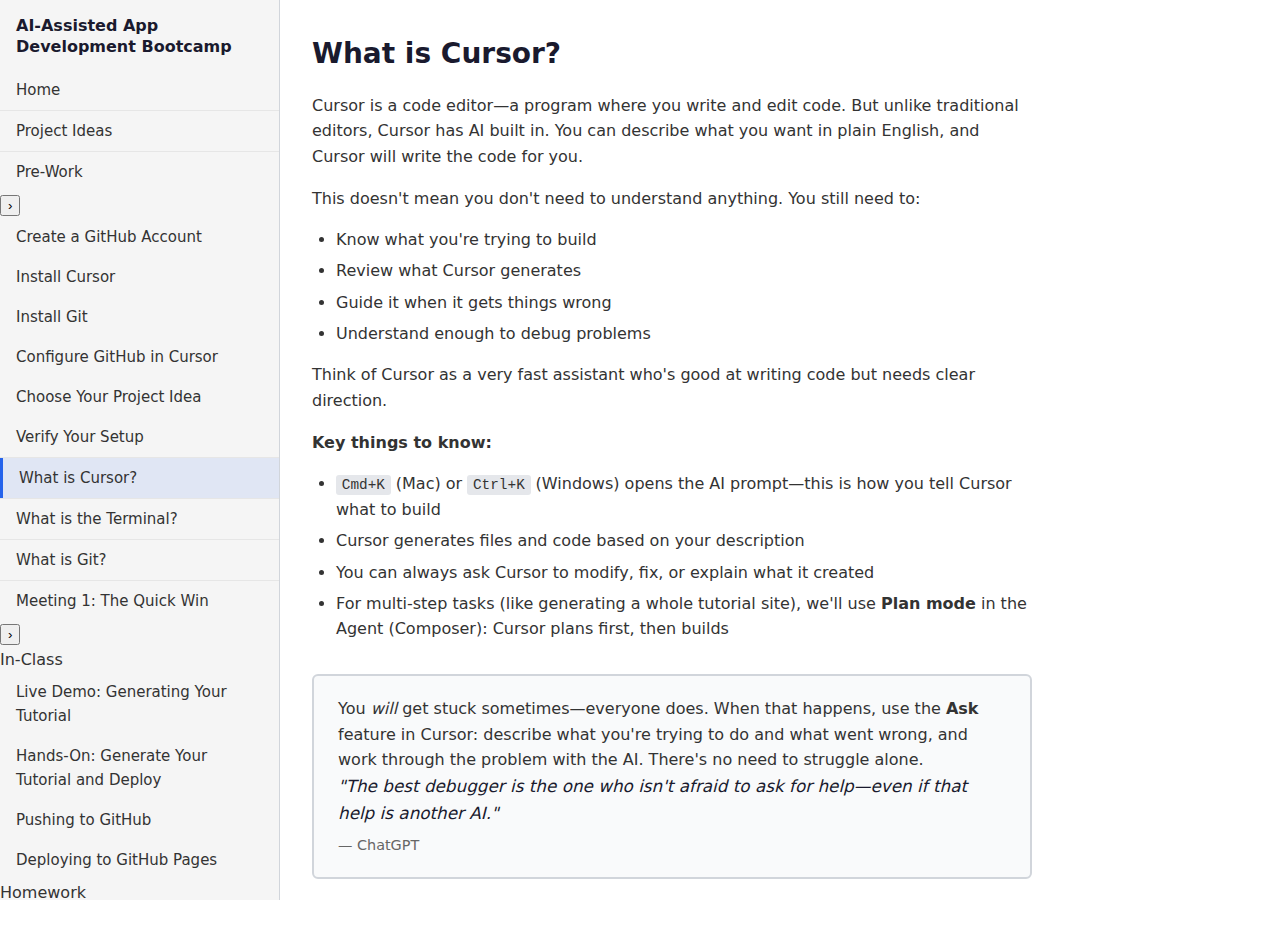
<file: what-is-cursor.html>
<!DOCTYPE html>
<html lang="en">
<head>
  <meta charset="UTF-8">
  <meta name="viewport" content="width=device-width, initial-scale=1.0">
  <title>What is Cursor? | AI-Assisted App Development Bootcamp</title>
  <link rel="stylesheet" href="styles.css">
</head>
<body data-current-page="what-is-cursor">
  <header class="site-header">
    <button class="hamburger" aria-label="Toggle menu" aria-expanded="false">&#9776;</button>
    <h1 class="site-title"><a href="index.html">AI-Assisted App Development Bootcamp</a></h1>
  </header>
  <aside class="sidebar">
    <div class="nav-inner">
      <p class="site-title"><a href="index.html">AI-Assisted App Development Bootcamp</a></p>
      <nav>
        <ul>
          <li><a href="index.html">Home</a></li>
          <li><a href="app-idea.html">Project Ideas</a></li>
          <li class="nav-section">
            <div class="nav-item-wrapper">
              <a href="pre-work.html">Pre-Work</a>
              <button type="button" class="nav-toggle" aria-label="Expand">&#8250;</button>
            </div>
            <ul class="nav-children">
              <li><a href="pre-work.html#create-a-github-account">Create a GitHub Account</a></li>
              <li><a href="pre-work.html#install-cursor">Install Cursor</a></li>
              <li><a href="pre-work.html#install-git">Install Git</a></li>
              <li><a href="pre-work.html#configure-github-in-cursor">Configure GitHub in Cursor</a></li>
              <li><a href="pre-work.html#choose-your-project-idea">Choose Your Project Idea</a></li>
              <li><a href="pre-work.html#verify-your-setup">Verify Your Setup</a></li>
            </ul>
          </li>
          <li><a href="what-is-cursor.html">What is Cursor?</a></li>
          <li><a href="what-is-the-terminal.html">What is the Terminal?</a></li>
          <li><a href="what-is-git.html">What is Git?</a></li>
          <li class="nav-section">
            <div class="nav-item-wrapper">
              <a href="meeting-1.html">Meeting 1: The Quick Win</a>
              <button type="button" class="nav-toggle" aria-label="Expand">&#8250;</button>
            </div>
            <ul class="nav-children">
              <li><span class="nav-group-label">In-Class</span></li>
              <li><a href="meeting-1.html#live-demo-generating-your-tutorial">Live Demo: Generating Your Tutorial</a></li>
              <li><a href="meeting-1.html#hands-on-generate-your-tutorial-and-deploy">Hands-On: Generate Your Tutorial and Deploy</a></li>
              <li><a href="meeting-1.html#pushing-to-github">Pushing to GitHub</a></li>
              <li><a href="meeting-1.html#deploying-to-github-pages">Deploying to GitHub Pages</a></li>
              <li><span class="nav-group-label">Homework</span></li>
              <li><a href="meeting-1.html#follow-your-tutorial">Follow Your Tutorial</a></li>
            </ul>
          </li>
          <li class="nav-section">
            <div class="nav-item-wrapper">
              <a href="meeting-2.html">Meeting 2: The Real Thing</a>
              <button type="button" class="nav-toggle" aria-label="Expand">&#8250;</button>
            </div>
            <ul class="nav-children">
              <li><span class="nav-group-label">In-Class</span></li>
              <li><a href="meeting-2.html#what-is-a-backend">What is a Backend?</a></li>
              <li><a href="meeting-2.html#what-is-a-database">What is a Database?</a></li>
              <li><a href="meeting-2.html#introduction-to-supabase">Introduction to Supabase</a></li>
              <li><a href="meeting-2.html#live-demo-adding-authentication">Live Demo</a></li>
              <li><a href="meeting-2.html#hands-on-build-your-app-with-supabase">Hands-On: Build with Supabase</a></li>
              <li><a href="meeting-2.html#introduction-to-vercel">Introduction to Vercel</a></li>
              <li><a href="meeting-2.html#deploying-to-vercel">Deploying to Vercel</a></li>
              <li><span class="nav-group-label">Homework</span></li>
              <li><a href="meeting-2.html#polish-your-app">Polish Your App</a></li>
              <li><a href="meeting-2.html#draft-your-blog-post">Draft Your Blog Post</a></li>
            </ul>
          </li>
          <li class="nav-section">
            <div class="nav-item-wrapper">
              <a href="meeting-3.html">Meeting 3: Polish &amp; Present</a>
              <button type="button" class="nav-toggle" aria-label="Expand">&#8250;</button>
            </div>
            <ul class="nav-children">
              <li><span class="nav-group-label">In-Class</span></li>
              <li><a href="meeting-3.html#writing-a-good-readme">Writing a Good README</a></li>
              <li><a href="meeting-3.html#preparing-your-presentation">Preparing Your Presentation</a></li>
              <li><a href="meeting-3.html#work-time">Work Time</a></li>
              <li><a href="meeting-3.html#presentations">Presentations</a></li>
              <li><a href="meeting-3.html#how-to-keep-learning">How to Keep Learning</a></li>
              <li><a href="meeting-3.html#contributing-to-this-curriculum">Contributing to This Curriculum</a></li>
              <li><span class="nav-group-label">After the Bootcamp</span></li>
              <li><a href="meeting-3.html#you-did-it">You Did It</a></li>
            </ul>
          </li>
          <li class="nav-section">
            <div class="nav-item-wrapper">
              <a href="troubleshooting.html">Troubleshooting</a>
              <button type="button" class="nav-toggle" aria-label="Expand">&#8250;</button>
            </div>
            <ul class="nav-children">
              <li><a href="troubleshooting.html#common-cursor-issues">Common Cursor Issues</a></li>
              <li><a href="troubleshooting.html#common-git-issues">Common Git Issues</a></li>
              <li><a href="troubleshooting.html#common-supabase-issues">Common Supabase Issues</a></li>
              <li><a href="troubleshooting.html#common-vercel-issues">Common Vercel Issues</a></li>
            </ul>
          </li>
          <li class="nav-section">
            <div class="nav-item-wrapper">
              <a href="resources.html">Resources</a>
              <button type="button" class="nav-toggle" aria-label="Expand">&#8250;</button>
            </div>
            <ul class="nav-children">
              <li><a href="resources.html#tools-we-use">Tools We Use</a></li>
              <li><a href="resources.html#quick-reference">Quick Reference</a></li>
              <li><a href="resources.html#further-learning">Further Learning</a></li>
              <li><a href="resources.html#getting-help">Getting Help</a></li>
              <li><a href="resources.html#useful-vs-code-cursor-extensions">Useful VS Code / Cursor Extensions</a></li>
              <li><a href="resources.html#project-inspiration">Project Inspiration</a></li>
            </ul>
          </li>
        </ul>
      </nav>
    </div>
  </aside>
  <main class="main-content">
    <article>
      <h1 id="what-is-cursor">What is Cursor?</h1>
      <p>Cursor is a code editor—a program where you write and edit code. But unlike traditional editors, Cursor has AI built in. You can describe what you want in plain English, and Cursor will write the code for you.</p>
      <p>This doesn't mean you don't need to understand anything. You still need to:</p>
      <ul>
        <li>Know what you're trying to build</li>
        <li>Review what Cursor generates</li>
        <li>Guide it when it gets things wrong</li>
        <li>Understand enough to debug problems</li>
      </ul>
      <p>Think of Cursor as a very fast assistant who's good at writing code but needs clear direction.</p>
      <p><strong>Key things to know:</strong></p>
      <ul>
        <li><code>Cmd+K</code> (Mac) or <code>Ctrl+K</code> (Windows) opens the AI prompt—this is how you tell Cursor what to build</li>
        <li>Cursor generates files and code based on your description</li>
        <li>You can always ask Cursor to modify, fix, or explain what it created</li>
        <li>For multi-step tasks (like generating a whole tutorial site), we'll use <strong>Plan mode</strong> in the Agent (Composer): Cursor plans first, then builds</li>
      </ul>

      <div class="callout-box">
        <p>You <em>will</em> get stuck sometimes—everyone does. When that happens, use the <strong>Ask</strong> feature in Cursor: describe what you're trying to do and what went wrong, and work through the problem with the AI. There's no need to struggle alone.</p>
        <blockquote class="motivational-quote">
          <p>"The best debugger is the one who isn't afraid to ask for help—even if that help is another AI."</p>
          <footer>— ChatGPT</footer>
        </blockquote>
      </div>
    </article>
  </main>
  <div class="sidebar-overlay" aria-hidden="true"></div>
  <script src="script.js"></script>
</body>
</html>
</file>
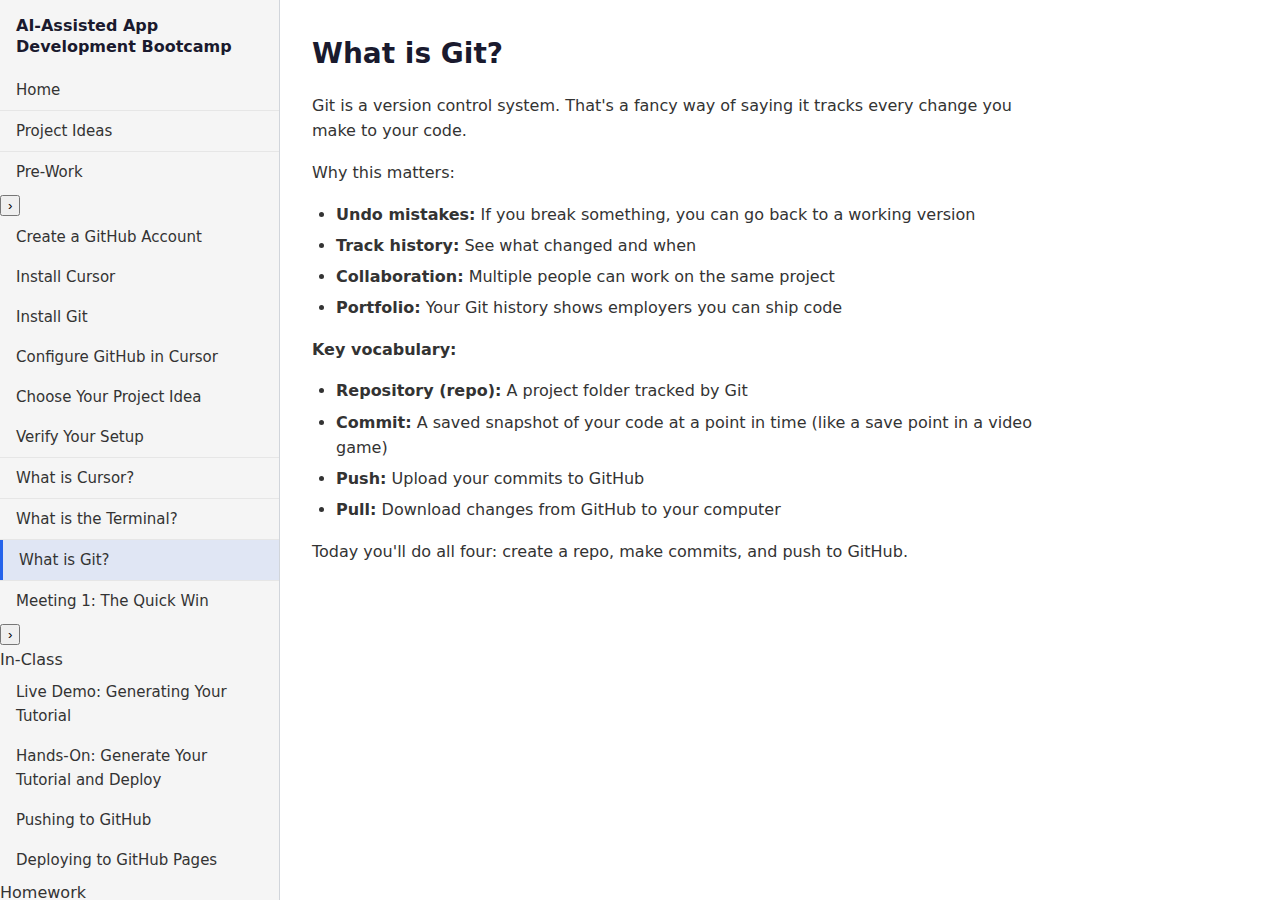
<file: what-is-git.html>
<!DOCTYPE html>
<html lang="en">
<head>
  <meta charset="UTF-8">
  <meta name="viewport" content="width=device-width, initial-scale=1.0">
  <title>What is Git? | AI-Assisted App Development Bootcamp</title>
  <link rel="stylesheet" href="styles.css">
</head>
<body data-current-page="what-is-git">
  <header class="site-header">
    <button class="hamburger" aria-label="Toggle menu" aria-expanded="false">&#9776;</button>
    <h1 class="site-title"><a href="index.html">AI-Assisted App Development Bootcamp</a></h1>
  </header>
  <aside class="sidebar">
    <div class="nav-inner">
      <p class="site-title"><a href="index.html">AI-Assisted App Development Bootcamp</a></p>
      <nav>
        <ul>
          <li><a href="index.html">Home</a></li>
          <li><a href="app-idea.html">Project Ideas</a></li>
          <li class="nav-section">
            <div class="nav-item-wrapper">
              <a href="pre-work.html">Pre-Work</a>
              <button type="button" class="nav-toggle" aria-label="Expand">&#8250;</button>
            </div>
            <ul class="nav-children">
              <li><a href="pre-work.html#create-a-github-account">Create a GitHub Account</a></li>
              <li><a href="pre-work.html#install-cursor">Install Cursor</a></li>
              <li><a href="pre-work.html#install-git">Install Git</a></li>
              <li><a href="pre-work.html#configure-github-in-cursor">Configure GitHub in Cursor</a></li>
              <li><a href="pre-work.html#choose-your-project-idea">Choose Your Project Idea</a></li>
              <li><a href="pre-work.html#verify-your-setup">Verify Your Setup</a></li>
            </ul>
          </li>
          <li><a href="what-is-cursor.html">What is Cursor?</a></li>
          <li><a href="what-is-the-terminal.html">What is the Terminal?</a></li>
          <li><a href="what-is-git.html">What is Git?</a></li>
          <li class="nav-section">
            <div class="nav-item-wrapper">
              <a href="meeting-1.html">Meeting 1: The Quick Win</a>
              <button type="button" class="nav-toggle" aria-label="Expand">&#8250;</button>
            </div>
            <ul class="nav-children">
              <li><span class="nav-group-label">In-Class</span></li>
              <li><a href="meeting-1.html#live-demo-generating-your-tutorial">Live Demo: Generating Your Tutorial</a></li>
              <li><a href="meeting-1.html#hands-on-generate-your-tutorial-and-deploy">Hands-On: Generate Your Tutorial and Deploy</a></li>
              <li><a href="meeting-1.html#pushing-to-github">Pushing to GitHub</a></li>
              <li><a href="meeting-1.html#deploying-to-github-pages">Deploying to GitHub Pages</a></li>
              <li><span class="nav-group-label">Homework</span></li>
              <li><a href="meeting-1.html#follow-your-tutorial">Follow Your Tutorial</a></li>
            </ul>
          </li>
          <li class="nav-section">
            <div class="nav-item-wrapper">
              <a href="meeting-2.html">Meeting 2: The Real Thing</a>
              <button type="button" class="nav-toggle" aria-label="Expand">&#8250;</button>
            </div>
            <ul class="nav-children">
              <li><span class="nav-group-label">In-Class</span></li>
              <li><a href="meeting-2.html#what-is-a-backend">What is a Backend?</a></li>
              <li><a href="meeting-2.html#what-is-a-database">What is a Database?</a></li>
              <li><a href="meeting-2.html#introduction-to-supabase">Introduction to Supabase</a></li>
              <li><a href="meeting-2.html#live-demo-adding-authentication">Live Demo</a></li>
              <li><a href="meeting-2.html#hands-on-build-your-app-with-supabase">Hands-On: Build with Supabase</a></li>
              <li><a href="meeting-2.html#introduction-to-vercel">Introduction to Vercel</a></li>
              <li><a href="meeting-2.html#deploying-to-vercel">Deploying to Vercel</a></li>
              <li><span class="nav-group-label">Homework</span></li>
              <li><a href="meeting-2.html#polish-your-app">Polish Your App</a></li>
              <li><a href="meeting-2.html#draft-your-blog-post">Draft Your Blog Post</a></li>
            </ul>
          </li>
          <li class="nav-section">
            <div class="nav-item-wrapper">
              <a href="meeting-3.html">Meeting 3: Polish &amp; Present</a>
              <button type="button" class="nav-toggle" aria-label="Expand">&#8250;</button>
            </div>
            <ul class="nav-children">
              <li><span class="nav-group-label">In-Class</span></li>
              <li><a href="meeting-3.html#writing-a-good-readme">Writing a Good README</a></li>
              <li><a href="meeting-3.html#preparing-your-presentation">Preparing Your Presentation</a></li>
              <li><a href="meeting-3.html#work-time">Work Time</a></li>
              <li><a href="meeting-3.html#presentations">Presentations</a></li>
              <li><a href="meeting-3.html#how-to-keep-learning">How to Keep Learning</a></li>
              <li><a href="meeting-3.html#contributing-to-this-curriculum">Contributing to This Curriculum</a></li>
              <li><span class="nav-group-label">After the Bootcamp</span></li>
              <li><a href="meeting-3.html#you-did-it">You Did It</a></li>
            </ul>
          </li>
          <li class="nav-section">
            <div class="nav-item-wrapper">
              <a href="troubleshooting.html">Troubleshooting</a>
              <button type="button" class="nav-toggle" aria-label="Expand">&#8250;</button>
            </div>
            <ul class="nav-children">
              <li><a href="troubleshooting.html#common-cursor-issues">Common Cursor Issues</a></li>
              <li><a href="troubleshooting.html#common-git-issues">Common Git Issues</a></li>
              <li><a href="troubleshooting.html#common-supabase-issues">Common Supabase Issues</a></li>
              <li><a href="troubleshooting.html#common-vercel-issues">Common Vercel Issues</a></li>
            </ul>
          </li>
          <li class="nav-section">
            <div class="nav-item-wrapper">
              <a href="resources.html">Resources</a>
              <button type="button" class="nav-toggle" aria-label="Expand">&#8250;</button>
            </div>
            <ul class="nav-children">
              <li><a href="resources.html#tools-we-use">Tools We Use</a></li>
              <li><a href="resources.html#additional-tools">Additional Tools</a></li>
              <li><a href="resources.html#quick-reference">Quick Reference</a></li>
              <li><a href="resources.html#further-learning">Further Learning</a></li>
              <li><a href="resources.html#getting-help">Getting Help</a></li>
              <li><a href="resources.html#useful-vs-code-cursor-extensions">Useful VS Code / Cursor Extensions</a></li>
              <li><a href="resources.html#project-inspiration">Project Inspiration</a></li>
            </ul>
          </li>
        </ul>
      </nav>
    </div>
  </aside>
  <main class="main-content">
    <article>
      <h1 id="what-is-git">What is Git?</h1>
      <p>Git is a version control system. That's a fancy way of saying it tracks every change you make to your code.</p>
      <p>Why this matters:</p>
      <ul>
        <li><strong>Undo mistakes:</strong> If you break something, you can go back to a working version</li>
        <li><strong>Track history:</strong> See what changed and when</li>
        <li><strong>Collaboration:</strong> Multiple people can work on the same project</li>
        <li><strong>Portfolio:</strong> Your Git history shows employers you can ship code</li>
      </ul>
      <p><strong>Key vocabulary:</strong></p>
      <ul>
        <li><strong>Repository (repo):</strong> A project folder tracked by Git</li>
        <li><strong>Commit:</strong> A saved snapshot of your code at a point in time (like a save point in a video game)</li>
        <li><strong>Push:</strong> Upload your commits to GitHub</li>
        <li><strong>Pull:</strong> Download changes from GitHub to your computer</li>
      </ul>
      <p>Today you'll do all four: create a repo, make commits, and push to GitHub.</p>
    </article>
  </main>
  <div class="sidebar-overlay" aria-hidden="true"></div>
  <script src="script.js"></script>
</body>
</html>
</file>
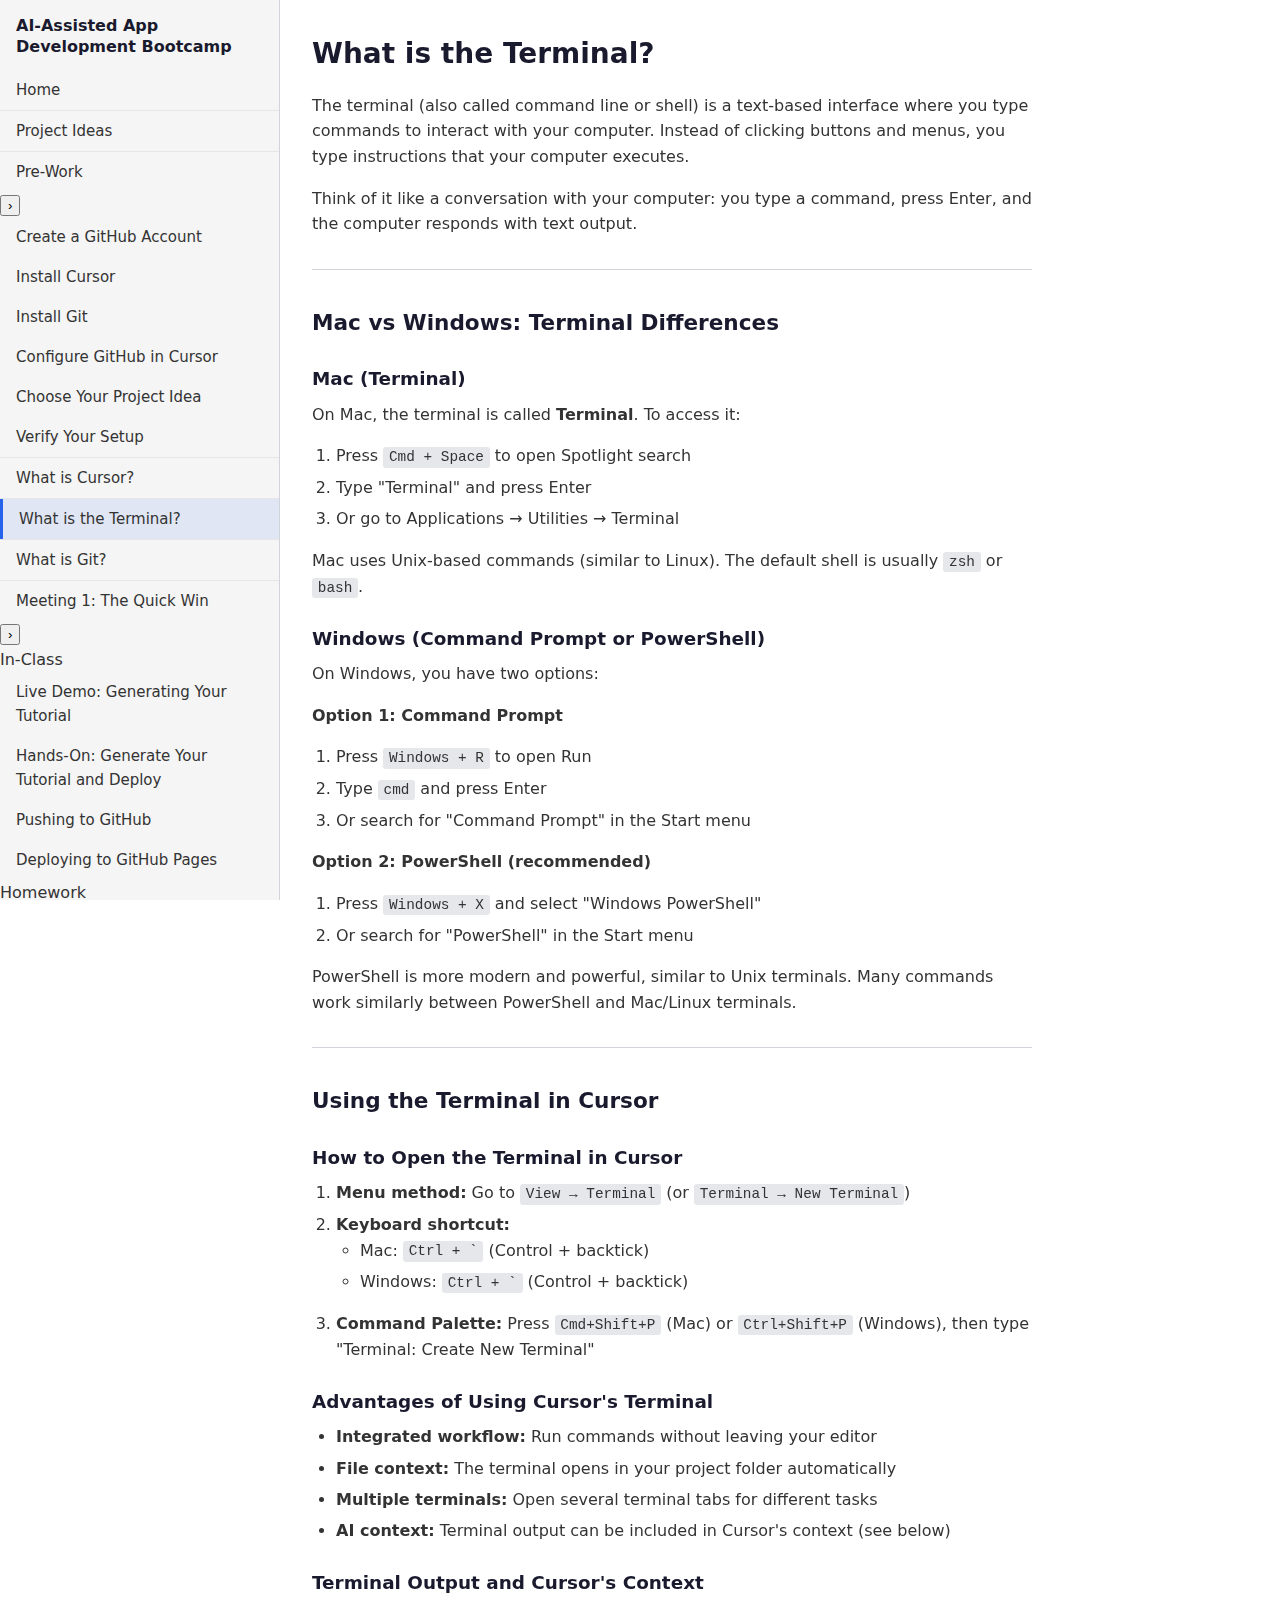
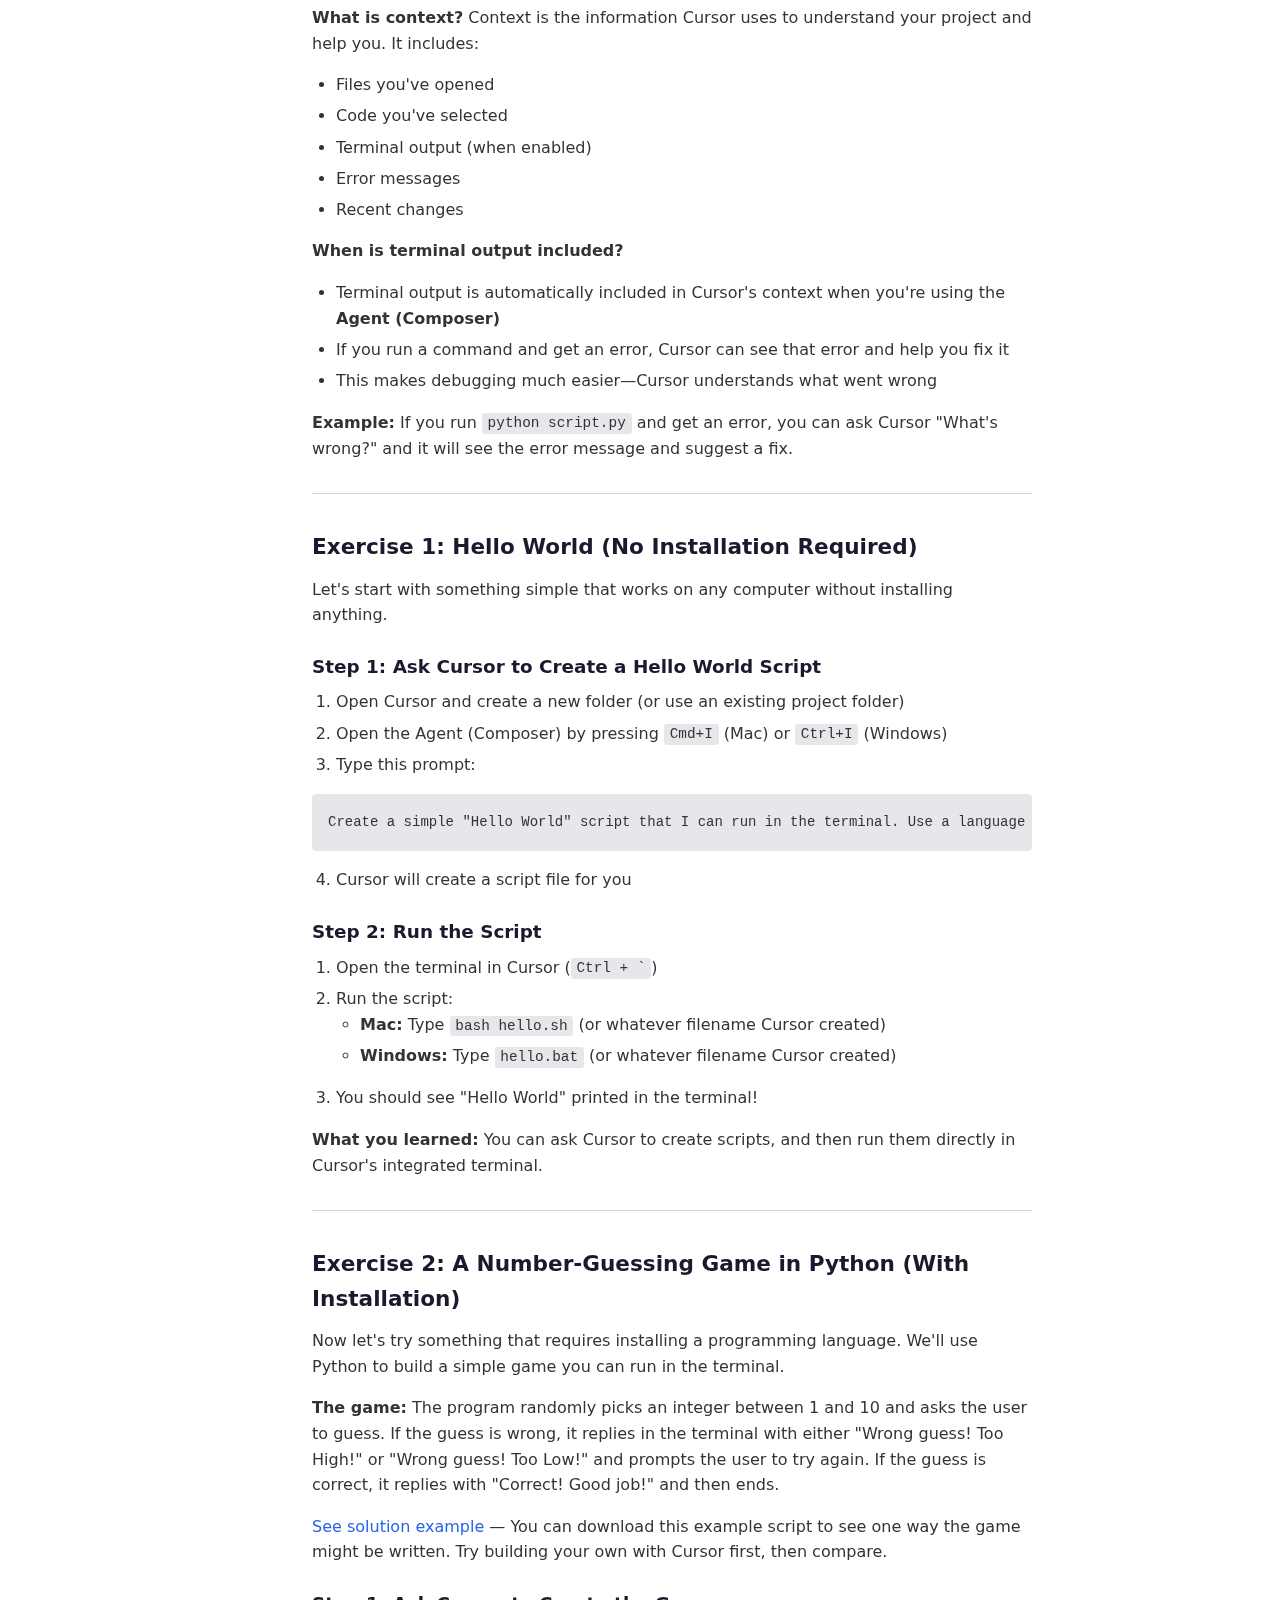
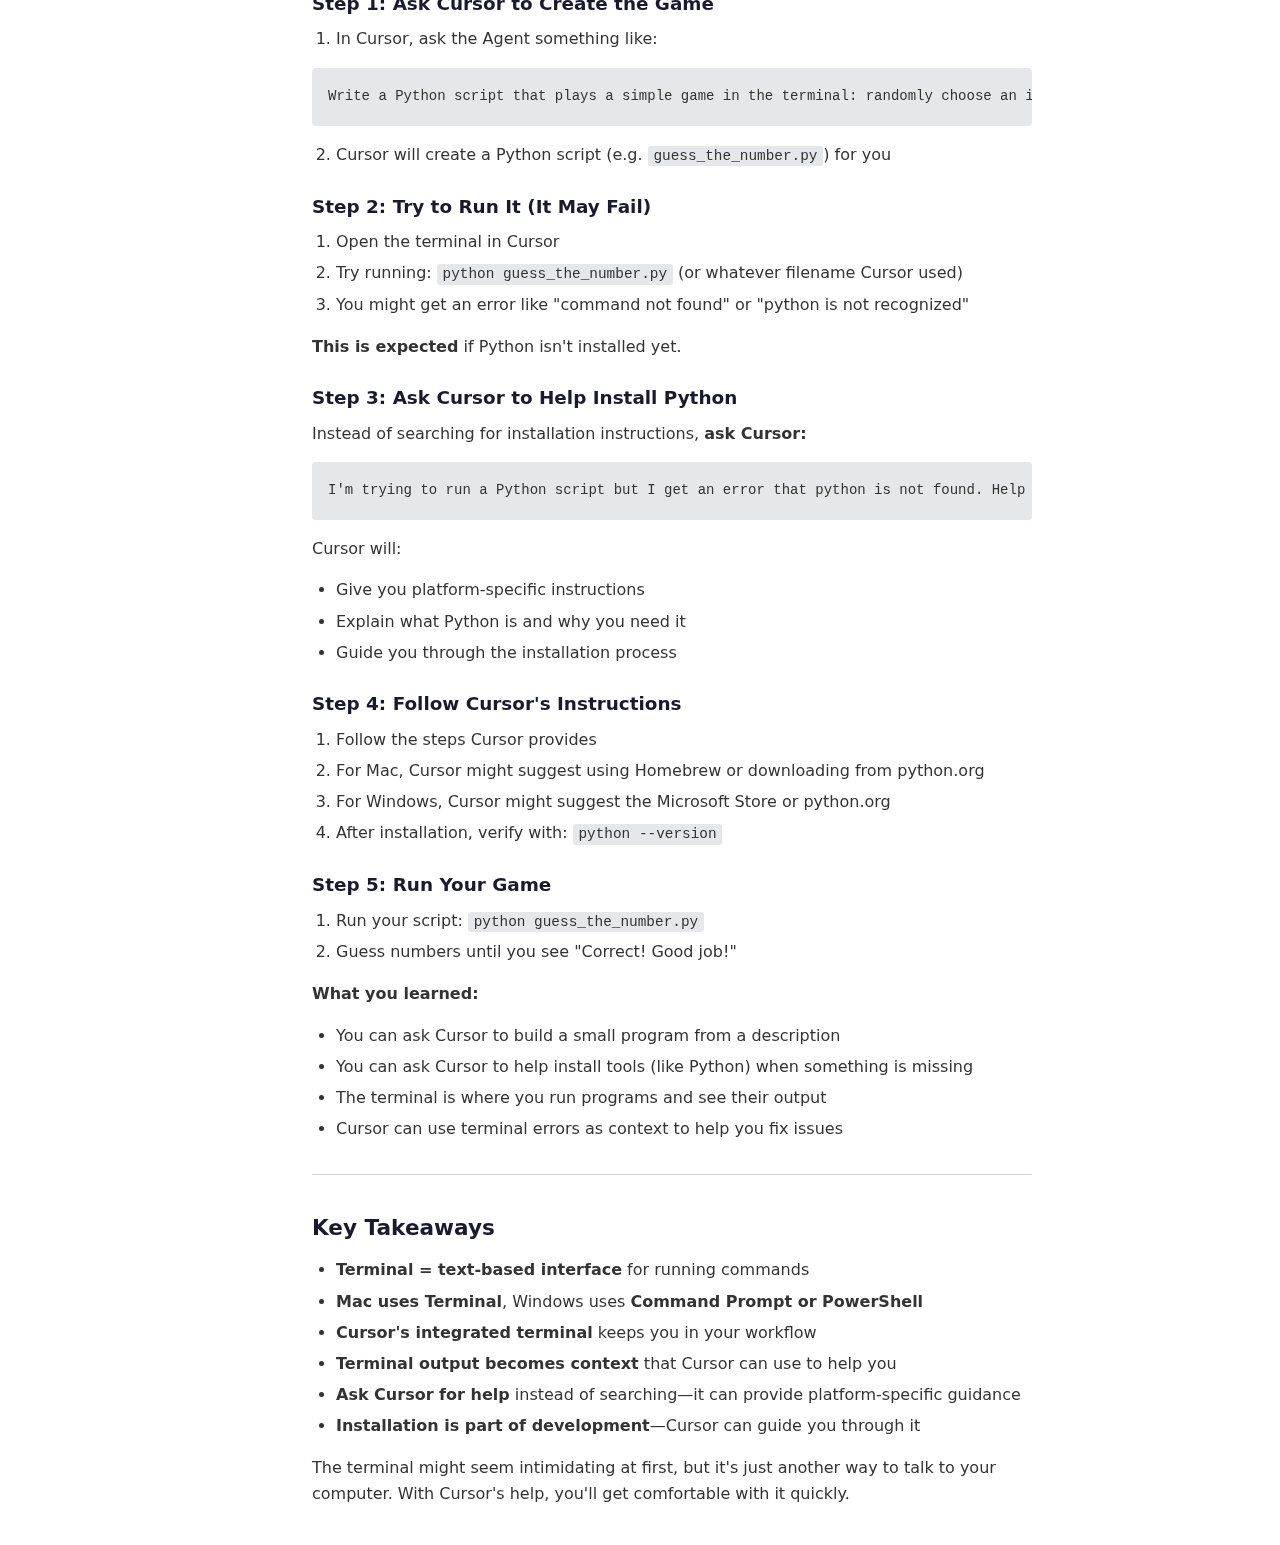
<file: what-is-the-terminal.html>
<!DOCTYPE html>
<html lang="en">
<head>
  <meta charset="UTF-8">
  <meta name="viewport" content="width=device-width, initial-scale=1.0">
  <title>What is the Terminal? | AI-Assisted App Development Bootcamp</title>
  <link rel="stylesheet" href="styles.css">
</head>
<body data-current-page="what-is-the-terminal">
  <header class="site-header">
    <button class="hamburger" aria-label="Toggle menu" aria-expanded="false">&#9776;</button>
    <h1 class="site-title"><a href="index.html">AI-Assisted App Development Bootcamp</a></h1>
  </header>
  <aside class="sidebar">
    <div class="nav-inner">
      <p class="site-title"><a href="index.html">AI-Assisted App Development Bootcamp</a></p>
      <nav>
        <ul>
          <li><a href="index.html">Home</a></li>
          <li><a href="app-idea.html">Project Ideas</a></li>
          <li class="nav-section">
            <div class="nav-item-wrapper">
              <a href="pre-work.html">Pre-Work</a>
              <button type="button" class="nav-toggle" aria-label="Expand">&#8250;</button>
            </div>
            <ul class="nav-children">
              <li><a href="pre-work.html#create-a-github-account">Create a GitHub Account</a></li>
              <li><a href="pre-work.html#install-cursor">Install Cursor</a></li>
              <li><a href="pre-work.html#install-git">Install Git</a></li>
              <li><a href="pre-work.html#configure-github-in-cursor">Configure GitHub in Cursor</a></li>
              <li><a href="pre-work.html#choose-your-project-idea">Choose Your Project Idea</a></li>
              <li><a href="pre-work.html#verify-your-setup">Verify Your Setup</a></li>
            </ul>
          </li>
          <li><a href="what-is-cursor.html">What is Cursor?</a></li>
          <li><a href="what-is-the-terminal.html">What is the Terminal?</a></li>
          <li><a href="what-is-git.html">What is Git?</a></li>
          <li class="nav-section">
            <div class="nav-item-wrapper">
              <a href="meeting-1.html">Meeting 1: The Quick Win</a>
              <button type="button" class="nav-toggle" aria-label="Expand">&#8250;</button>
            </div>
            <ul class="nav-children">
              <li><span class="nav-group-label">In-Class</span></li>
              <li><a href="meeting-1.html#live-demo-generating-your-tutorial">Live Demo: Generating Your Tutorial</a></li>
              <li><a href="meeting-1.html#hands-on-generate-your-tutorial-and-deploy">Hands-On: Generate Your Tutorial and Deploy</a></li>
              <li><a href="meeting-1.html#pushing-to-github">Pushing to GitHub</a></li>
              <li><a href="meeting-1.html#deploying-to-github-pages">Deploying to GitHub Pages</a></li>
              <li><span class="nav-group-label">Homework</span></li>
              <li><a href="meeting-1.html#follow-your-tutorial">Follow Your Tutorial</a></li>
            </ul>
          </li>
          <li class="nav-section">
            <div class="nav-item-wrapper">
              <a href="meeting-2.html">Meeting 2: The Real Thing</a>
              <button type="button" class="nav-toggle" aria-label="Expand">&#8250;</button>
            </div>
            <ul class="nav-children">
              <li><span class="nav-group-label">In-Class</span></li>
              <li><a href="meeting-2.html#what-is-a-backend">What is a Backend?</a></li>
              <li><a href="meeting-2.html#what-is-a-database">What is a Database?</a></li>
              <li><a href="meeting-2.html#introduction-to-supabase">Introduction to Supabase</a></li>
              <li><a href="meeting-2.html#live-demo-adding-authentication">Live Demo</a></li>
              <li><a href="meeting-2.html#hands-on-build-your-app-with-supabase">Hands-On: Build with Supabase</a></li>
              <li><a href="meeting-2.html#introduction-to-vercel">Introduction to Vercel</a></li>
              <li><a href="meeting-2.html#deploying-to-vercel">Deploying to Vercel</a></li>
              <li><span class="nav-group-label">Homework</span></li>
              <li><a href="meeting-2.html#polish-your-app">Polish Your App</a></li>
              <li><a href="meeting-2.html#draft-your-blog-post">Draft Your Blog Post</a></li>
            </ul>
          </li>
          <li class="nav-section">
            <div class="nav-item-wrapper">
              <a href="meeting-3.html">Meeting 3: Polish &amp; Present</a>
              <button type="button" class="nav-toggle" aria-label="Expand">&#8250;</button>
            </div>
            <ul class="nav-children">
              <li><span class="nav-group-label">In-Class</span></li>
              <li><a href="meeting-3.html#writing-a-good-readme">Writing a Good README</a></li>
              <li><a href="meeting-3.html#preparing-your-presentation">Preparing Your Presentation</a></li>
              <li><a href="meeting-3.html#work-time">Work Time</a></li>
              <li><a href="meeting-3.html#presentations">Presentations</a></li>
              <li><a href="meeting-3.html#how-to-keep-learning">How to Keep Learning</a></li>
              <li><a href="meeting-3.html#contributing-to-this-curriculum">Contributing to This Curriculum</a></li>
              <li><span class="nav-group-label">After the Bootcamp</span></li>
              <li><a href="meeting-3.html#you-did-it">You Did It</a></li>
            </ul>
          </li>
          <li class="nav-section">
            <div class="nav-item-wrapper">
              <a href="troubleshooting.html">Troubleshooting</a>
              <button type="button" class="nav-toggle" aria-label="Expand">&#8250;</button>
            </div>
            <ul class="nav-children">
              <li><a href="troubleshooting.html#common-cursor-issues">Common Cursor Issues</a></li>
              <li><a href="troubleshooting.html#common-git-issues">Common Git Issues</a></li>
              <li><a href="troubleshooting.html#common-supabase-issues">Common Supabase Issues</a></li>
              <li><a href="troubleshooting.html#common-vercel-issues">Common Vercel Issues</a></li>
            </ul>
          </li>
          <li class="nav-section">
            <div class="nav-item-wrapper">
              <a href="resources.html">Resources</a>
              <button type="button" class="nav-toggle" aria-label="Expand">&#8250;</button>
            </div>
            <ul class="nav-children">
              <li><a href="resources.html#tools-we-use">Tools We Use</a></li>
              <li><a href="resources.html#additional-tools">Additional Tools</a></li>
              <li><a href="resources.html#quick-reference">Quick Reference</a></li>
              <li><a href="resources.html#further-learning">Further Learning</a></li>
              <li><a href="resources.html#getting-help">Getting Help</a></li>
              <li><a href="resources.html#useful-vs-code-cursor-extensions">Useful VS Code / Cursor Extensions</a></li>
              <li><a href="resources.html#project-inspiration">Project Inspiration</a></li>
            </ul>
          </li>
        </ul>
      </nav>
    </div>
  </aside>
  <main class="main-content">
    <article>
      <h1 id="what-is-the-terminal">What is the Terminal?</h1>
      <p>The terminal (also called command line or shell) is a text-based interface where you type commands to interact with your computer. Instead of clicking buttons and menus, you type instructions that your computer executes.</p>
      <p>Think of it like a conversation with your computer: you type a command, press Enter, and the computer responds with text output.</p>

      <hr>

      <h2 id="mac-vs-windows-terminal-differences">Mac vs Windows: Terminal Differences</h2>

      <h3 id="mac-terminal">Mac (Terminal)</h3>
      <p>On Mac, the terminal is called <strong>Terminal</strong>. To access it:</p>
      <ol>
        <li>Press <code>Cmd + Space</code> to open Spotlight search</li>
        <li>Type "Terminal" and press Enter</li>
        <li>Or go to Applications → Utilities → Terminal</li>
      </ol>
      <p>Mac uses Unix-based commands (similar to Linux). The default shell is usually <code>zsh</code> or <code>bash</code>.</p>

      <h3 id="windows-command-prompt-or-powershell">Windows (Command Prompt or PowerShell)</h3>
      <p>On Windows, you have two options:</p>
      <p><strong>Option 1: Command Prompt</strong></p>
      <ol>
        <li>Press <code>Windows + R</code> to open Run</li>
        <li>Type <code>cmd</code> and press Enter</li>
        <li>Or search for "Command Prompt" in the Start menu</li>
      </ol>
      <p><strong>Option 2: PowerShell (recommended)</strong></p>
      <ol>
        <li>Press <code>Windows + X</code> and select "Windows PowerShell"</li>
        <li>Or search for "PowerShell" in the Start menu</li>
      </ol>
      <p>PowerShell is more modern and powerful, similar to Unix terminals. Many commands work similarly between PowerShell and Mac/Linux terminals.</p>

      <hr>

      <h2 id="using-the-terminal-in-cursor">Using the Terminal in Cursor</h2>

      <h3 id="how-to-open-the-terminal-in-cursor">How to Open the Terminal in Cursor</h3>
      <ol>
        <li><strong>Menu method:</strong> Go to <code>View → Terminal</code> (or <code>Terminal → New Terminal</code>)</li>
        <li><strong>Keyboard shortcut:</strong>
          <ul>
            <li>Mac: <code>Ctrl + `</code> (Control + backtick)</li>
            <li>Windows: <code>Ctrl + `</code> (Control + backtick)</li>
          </ul>
        </li>
        <li><strong>Command Palette:</strong> Press <code>Cmd+Shift+P</code> (Mac) or <code>Ctrl+Shift+P</code> (Windows), then type "Terminal: Create New Terminal"</li>
      </ol>

      <h3 id="advantages-of-using-cursors-terminal">Advantages of Using Cursor's Terminal</h3>
      <ul>
        <li><strong>Integrated workflow:</strong> Run commands without leaving your editor</li>
        <li><strong>File context:</strong> The terminal opens in your project folder automatically</li>
        <li><strong>Multiple terminals:</strong> Open several terminal tabs for different tasks</li>
        <li><strong>AI context:</strong> Terminal output can be included in Cursor's context (see below)</li>
      </ul>

      <h3 id="terminal-output-and-cursors-context">Terminal Output and Cursor's Context</h3>
      <p><strong>What is context?</strong> Context is the information Cursor uses to understand your project and help you. It includes:</p>
      <ul>
        <li>Files you've opened</li>
        <li>Code you've selected</li>
        <li>Terminal output (when enabled)</li>
        <li>Error messages</li>
        <li>Recent changes</li>
      </ul>
      <p><strong>When is terminal output included?</strong></p>
      <ul>
        <li>Terminal output is automatically included in Cursor's context when you're using the <strong>Agent (Composer)</strong></li>
        <li>If you run a command and get an error, Cursor can see that error and help you fix it</li>
        <li>This makes debugging much easier—Cursor understands what went wrong</li>
      </ul>
      <p><strong>Example:</strong> If you run <code>python script.py</code> and get an error, you can ask Cursor "What's wrong?" and it will see the error message and suggest a fix.</p>

      <hr>

      <h2 id="exercise-1-hello-world-no-installation-required">Exercise 1: Hello World (No Installation Required)</h2>
      <p>Let's start with something simple that works on any computer without installing anything.</p>

      <h3 id="step-1-ask-cursor-to-create-a-hello-world-script">Step 1: Ask Cursor to Create a Hello World Script</h3>
      <ol>
        <li>Open Cursor and create a new folder (or use an existing project folder)</li>
        <li>Open the Agent (Composer) by pressing <code>Cmd+I</code> (Mac) or <code>Ctrl+I</code> (Windows)</li>
        <li>Type this prompt:</li>
      </ol>
      <pre><code>Create a simple "Hello World" script that I can run in the terminal. Use a language that doesn't require installation (like a shell script for Mac or batch file for Windows).</code></pre>
      <ol start="4">
        <li>Cursor will create a script file for you</li>
      </ol>

      <h3 id="step-2-run-the-script">Step 2: Run the Script</h3>
      <ol>
        <li>Open the terminal in Cursor (<code>Ctrl + `</code>)</li>
        <li>Run the script:
          <ul>
            <li><strong>Mac:</strong> Type <code>bash hello.sh</code> (or whatever filename Cursor created)</li>
            <li><strong>Windows:</strong> Type <code>hello.bat</code> (or whatever filename Cursor created)</li>
          </ul>
        </li>
        <li>You should see "Hello World" printed in the terminal!</li>
      </ol>
      <p><strong>What you learned:</strong> You can ask Cursor to create scripts, and then run them directly in Cursor's integrated terminal.</p>

      <hr>

      <h2 id="exercise-2-a-number-guessing-game-in-python-with-installation">Exercise 2: A Number-Guessing Game in Python (With Installation)</h2>
      <p>Now let's try something that requires installing a programming language. We'll use Python to build a simple game you can run in the terminal.</p>
      <p><strong>The game:</strong> The program randomly picks an integer between 1 and 10 and asks the user to guess. If the guess is wrong, it replies in the terminal with either "Wrong guess! Too High!" or "Wrong guess! Too Low!" and prompts the user to try again. If the guess is correct, it replies with "Correct! Good job!" and then ends.</p>
      <p><a href="examples/guess_the_number.py" download>See solution example</a> — You can download this example script to see one way the game might be written. Try building your own with Cursor first, then compare.</p>

      <h3 id="step-1-ask-cursor-to-create-the-game">Step 1: Ask Cursor to Create the Game</h3>
      <ol>
        <li>In Cursor, ask the Agent something like:</li>
      </ol>
      <pre><code>Write a Python script that plays a simple game in the terminal: randomly choose an integer between 1 and 10 and ask the user to guess. If the guess is wrong, print "Wrong guess! Too High!" or "Wrong guess! Too Low!" as appropriate and ask again; if correct, print "Correct! Good job!" and exit.</code></pre>
      <ol start="2">
        <li>Cursor will create a Python script (e.g. <code>guess_the_number.py</code>) for you</li>
      </ol>

      <h3 id="step-2-try-to-run-it-it-may-fail">Step 2: Try to Run It (It May Fail)</h3>
      <ol>
        <li>Open the terminal in Cursor</li>
        <li>Try running: <code>python guess_the_number.py</code> (or whatever filename Cursor used)</li>
        <li>You might get an error like "command not found" or "python is not recognized"</li>
      </ol>
      <p><strong>This is expected</strong> if Python isn't installed yet.</p>

      <h3 id="step-3-ask-cursor-to-help-install-python">Step 3: Ask Cursor to Help Install Python</h3>
      <p>Instead of searching for installation instructions, <strong>ask Cursor:</strong></p>
      <pre><code>I'm trying to run a Python script but I get an error that python is not found. Help me install Python on my [Mac/Windows] system. Provide step-by-step instructions.</code></pre>
      <p>Cursor will:</p>
      <ul>
        <li>Give you platform-specific instructions</li>
        <li>Explain what Python is and why you need it</li>
        <li>Guide you through the installation process</li>
      </ul>

      <h3 id="step-4-follow-cursors-instructions">Step 4: Follow Cursor's Instructions</h3>
      <ol>
        <li>Follow the steps Cursor provides</li>
        <li>For Mac, Cursor might suggest using Homebrew or downloading from python.org</li>
        <li>For Windows, Cursor might suggest the Microsoft Store or python.org</li>
        <li>After installation, verify with: <code>python --version</code></li>
      </ol>

      <h3 id="step-5-run-your-game">Step 5: Run Your Game</h3>
      <ol>
        <li>Run your script: <code>python guess_the_number.py</code></li>
        <li>Guess numbers until you see "Correct! Good job!"</li>
      </ol>
      <p><strong>What you learned:</strong></p>
      <ul>
        <li>You can ask Cursor to build a small program from a description</li>
        <li>You can ask Cursor to help install tools (like Python) when something is missing</li>
        <li>The terminal is where you run programs and see their output</li>
        <li>Cursor can use terminal errors as context to help you fix issues</li>
      </ul>

      <hr>

      <h2 id="key-takeaways">Key Takeaways</h2>
      <ul>
        <li><strong>Terminal = text-based interface</strong> for running commands</li>
        <li><strong>Mac uses Terminal</strong>, Windows uses <strong>Command Prompt or PowerShell</strong></li>
        <li><strong>Cursor's integrated terminal</strong> keeps you in your workflow</li>
        <li><strong>Terminal output becomes context</strong> that Cursor can use to help you</li>
        <li><strong>Ask Cursor for help</strong> instead of searching—it can provide platform-specific guidance</li>
        <li><strong>Installation is part of development</strong>—Cursor can guide you through it</li>
      </ul>
      <p>The terminal might seem intimidating at first, but it's just another way to talk to your computer. With Cursor's help, you'll get comfortable with it quickly.</p>
    </article>
  </main>
  <div class="sidebar-overlay" aria-hidden="true"></div>
  <script src="script.js"></script>
</body>
</html>
</file>
<file: styles.css>
/* AI-Assisted App Development Bootcamp - Static docs */

:root {
  --sidebar-width: 280px;
  --body-text: #333;
  --heading-color: #1a1a2e;
  --link-color: #2563eb;
  --link-hover: #1d4ed8;
  --sidebar-bg: #f5f5f5;
  --sidebar-current-border: #2563eb;
  --code-bg: #e5e7eb;
  --table-border: #d1d5db;
  --table-alt: #f9fafb;
}

*,
*::before,
*::after {
  box-sizing: border-box;
}

html {
  scroll-behavior: smooth;
}

body {
  margin: 0;
  font-family: system-ui, -apple-system, BlinkMacSystemFont, "Segoe UI", Roboto, sans-serif;
  font-size: 16px;
  line-height: 1.6;
  color: var(--body-text);
}

/* Site header (mobile top bar) */
.site-header {
  display: none;
  align-items: center;
  gap: 0.75rem;
  padding: 0.75rem 1rem;
  background: var(--sidebar-bg);
  border-bottom: 1px solid var(--table-border);
}

.site-header .site-title {
  margin: 0;
  font-size: 1rem;
  font-weight: 600;
  color: var(--heading-color);
}

.site-header .site-title a {
  color: inherit;
  text-decoration: none;
}

/* Hamburger - hidden on desktop */
.hamburger {
  display: none;
  align-items: center;
  justify-content: center;
  width: 44px;
  height: 44px;
  padding: 0;
  border: none;
  background: transparent;
  cursor: pointer;
  font-size: 1.5rem;
  color: var(--heading-color);
  flex-shrink: 0;
}

.hamburger:focus {
  outline: 2px solid var(--link-color);
  outline-offset: 2px;
}

/* Sidebar */
.sidebar {
  position: fixed;
  top: 0;
  left: 0;
  width: var(--sidebar-width);
  height: 100vh;
  overflow-y: auto;
  background: var(--sidebar-bg);
  border-right: 1px solid var(--table-border);
  z-index: 100;
}

.sidebar .nav-inner {
  padding: 1rem 0;
}

.sidebar .site-title {
  margin: 0 1rem 0.75rem;
  font-size: 1rem;
  font-weight: 600;
  line-height: 1.3;
}

.sidebar .site-title a {
  color: var(--heading-color);
  text-decoration: none;
}

.sidebar .site-title a:hover {
  text-decoration: underline;
}

.sidebar nav ul {
  list-style: none;
  margin: 0;
  padding: 0;
}

.sidebar nav > ul > li {
  border-bottom: 1px solid rgba(0, 0, 0, 0.06);
}

.sidebar nav a {
  display: block;
  padding: 0.5rem 1rem;
  color: var(--body-text);
  text-decoration: none;
  font-size: 0.9375rem;
}

.sidebar nav a:hover {
  background: rgba(0, 0, 0, 0.05);
}

.sidebar nav a.current {
  background: rgba(37, 99, 235, 0.1);
  border-left: 3px solid var(--sidebar-current-border);
  font-weight: 500;
}

/* Main content */
.main-content {
  margin-left: var(--sidebar-width);
  min-height: 100vh;
  padding: 2rem;
}

.main-content article {
  max-width: 720px;
}

/* Overlay for mobile */
.sidebar-overlay {
  display: none;
  position: fixed;
  inset: 0;
  background: rgba(0, 0, 0, 0.4);
  z-index: 99;
}

body.sidebar-open .sidebar-overlay {
  display: block;
}

/* Typography in main content */
.main-content h1 {
  font-size: 1.75rem;
  font-weight: 700;
  color: var(--heading-color);
  margin: 0 0 1rem;
}

.main-content h2 {
  font-size: 1.35rem;
  font-weight: 600;
  color: var(--heading-color);
  margin: 2rem 0 0.75rem;
  padding-top: 0.25rem;
}

.main-content h3 {
  font-size: 1.15rem;
  font-weight: 600;
  color: var(--heading-color);
  margin: 1.5rem 0 0.5rem;
}

.main-content .exercise-box {
  border: 1px solid var(--table-border);
  border-radius: 6px;
  padding: 1rem 1.25rem;
  margin: 1rem 0;
}

.main-content .exercise-box h3:first-child {
  margin-top: 0;
}

.main-content h2:first-of-type {
  margin-top: 0;
}

.main-content p {
  margin: 0 0 1rem;
}

.main-content ul,
.main-content ol {
  margin: 0 0 1rem;
  padding-left: 1.5rem;
}

.main-content li {
  margin-bottom: 0.35rem;
}

.main-content .step-tip {
  margin: 0.75rem 0 0;
}

.main-content blockquote {
  margin: 1rem 0;
  padding: 0.5rem 0 0.5rem 1rem;
  border-left: 4px solid var(--table-border);
  color: #555;
}

.main-content hr {
  border: none;
  border-top: 1px solid var(--table-border);
  margin: 2rem 0;
}

.main-content a {
  color: var(--link-color);
  text-decoration: none;
}

.main-content a:hover {
  text-decoration: underline;
}

/* Code */
.main-content code {
  font-family: ui-monospace, SFMono-Regular, "SF Mono", Menlo, Consolas, monospace;
  font-size: 0.9em;
  background: var(--code-bg);
  padding: 0.15em 0.4em;
  border-radius: 3px;
}

.main-content pre {
  margin: 1rem 0;
  padding: 1rem;
  background: var(--code-bg);
  border-radius: 4px;
  overflow-x: auto;
}

/* Code blocks on our-tools page: wrap text, no horizontal scroll */
body[data-current-page="our-tools"] .main-content pre {
  white-space: pre-wrap;
  word-wrap: break-word;
  overflow-x: visible;
}

/* Code block with copy button */
.main-content .code-block-wrapper {
  position: relative;
  margin: 1rem 0;
}

.main-content .code-block-wrapper pre {
  margin: 0;
  padding: 1rem;
  padding-right: 5rem;
}

.main-content .copy-code-btn {
  position: absolute;
  top: 0.5rem;
  right: 0.5rem;
  z-index: 1;
  padding: 0.35rem 0.65rem;
  font-size: 0.8125rem;
  font-weight: 500;
  color: var(--heading-color);
  background: #fff;
  border: 1px solid var(--table-border);
  border-radius: 4px;
  cursor: pointer;
  box-shadow: 0 1px 2px rgba(0, 0, 0, 0.05);
}

.main-content .copy-code-btn:hover {
  background: #f9fafb;
  border-color: #9ca3af;
}

.main-content .copy-code-btn:focus {
  outline: 2px solid var(--link-color);
  outline-offset: 2px;
}

.main-content .copy-code-btn.copied {
  color: #059669;
  border-color: #059669;
  background: #ecfdf5;
}

.prompt-code-wrapper {
  position: relative;
}

.main-content .copy-prompt-btn {
  position: absolute;
  top: 0.5rem;
  right: 0.5rem;
  z-index: 1;
  padding: 0.35rem 0.65rem;
  font-size: 0.8125rem;
  font-weight: 500;
  color: var(--heading-color);
  background: #fff;
  border: 1px solid var(--table-border);
  border-radius: 4px;
  cursor: pointer;
  box-shadow: 0 1px 2px rgba(0, 0, 0, 0.05);
}

.main-content .copy-prompt-btn:hover {
  background: #f9fafb;
  border-color: #9ca3af;
}

.main-content .copy-prompt-btn:focus {
  outline: 2px solid var(--link-color);
  outline-offset: 2px;
}

.main-content .copy-prompt-btn.copied {
  color: #059669;
  border-color: #059669;
  background: #ecfdf5;
}

.main-content pre.scrollable-prompt {
  max-height: 24rem;
  overflow-y: auto;
  padding-top: 2.25rem;
}

.main-content pre code {
  padding: 0;
  background: none;
  font-size: 0.875rem;
}

/* Tables */
.main-content table {
  width: 100%;
  border-collapse: collapse;
  margin: 1rem 0;
  font-size: 0.9375rem;
}

.main-content th,
.main-content td {
  border: 1px solid var(--table-border);
  padding: 0.5rem 0.75rem;
  text-align: left;
}

.main-content th {
  background: var(--table-alt);
  font-weight: 600;
  color: var(--heading-color);
}

.main-content tbody tr:nth-child(even) {
  background: var(--table-alt);
}

/* Callout box (e.g. reminder / motivational section) */
.main-content .callout-box {
  margin: 2rem 0;
  padding: 1.25rem 1.5rem;
  border: 2px solid var(--table-border);
  border-radius: 6px;
  background: var(--table-alt);
}

.main-content .callout-box p {
  margin: 0 0 1rem;
}

.main-content .callout-box p:last-of-type {
  margin-bottom: 0;
}

.main-content .callout-box .motivational-quote {
  margin: 0;
  padding: 0;
  border-left: none;
}

.main-content .callout-box .motivational-quote p {
  margin: 0;
  font-style: italic;
  font-size: 1.05rem;
  color: var(--heading-color);
}

.main-content .callout-box .motivational-quote footer {
  margin-top: 0.5rem;
  font-style: normal;
  font-size: 0.9rem;
  color: #666;
}

/* Responsive: hide sidebar by default, show hamburger */
@media (max-width: 767px) {
  .site-header {
    display: flex;
  }

  .hamburger {
    display: flex;
  }

  .sidebar {
    transform: translateX(-100%);
    transition: transform 0.2s ease;
  }

  body.sidebar-open .sidebar {
    transform: translateX(0);
  }

  .main-content {
    margin-left: 0;
    padding: 1rem;
  }
}
</file>
